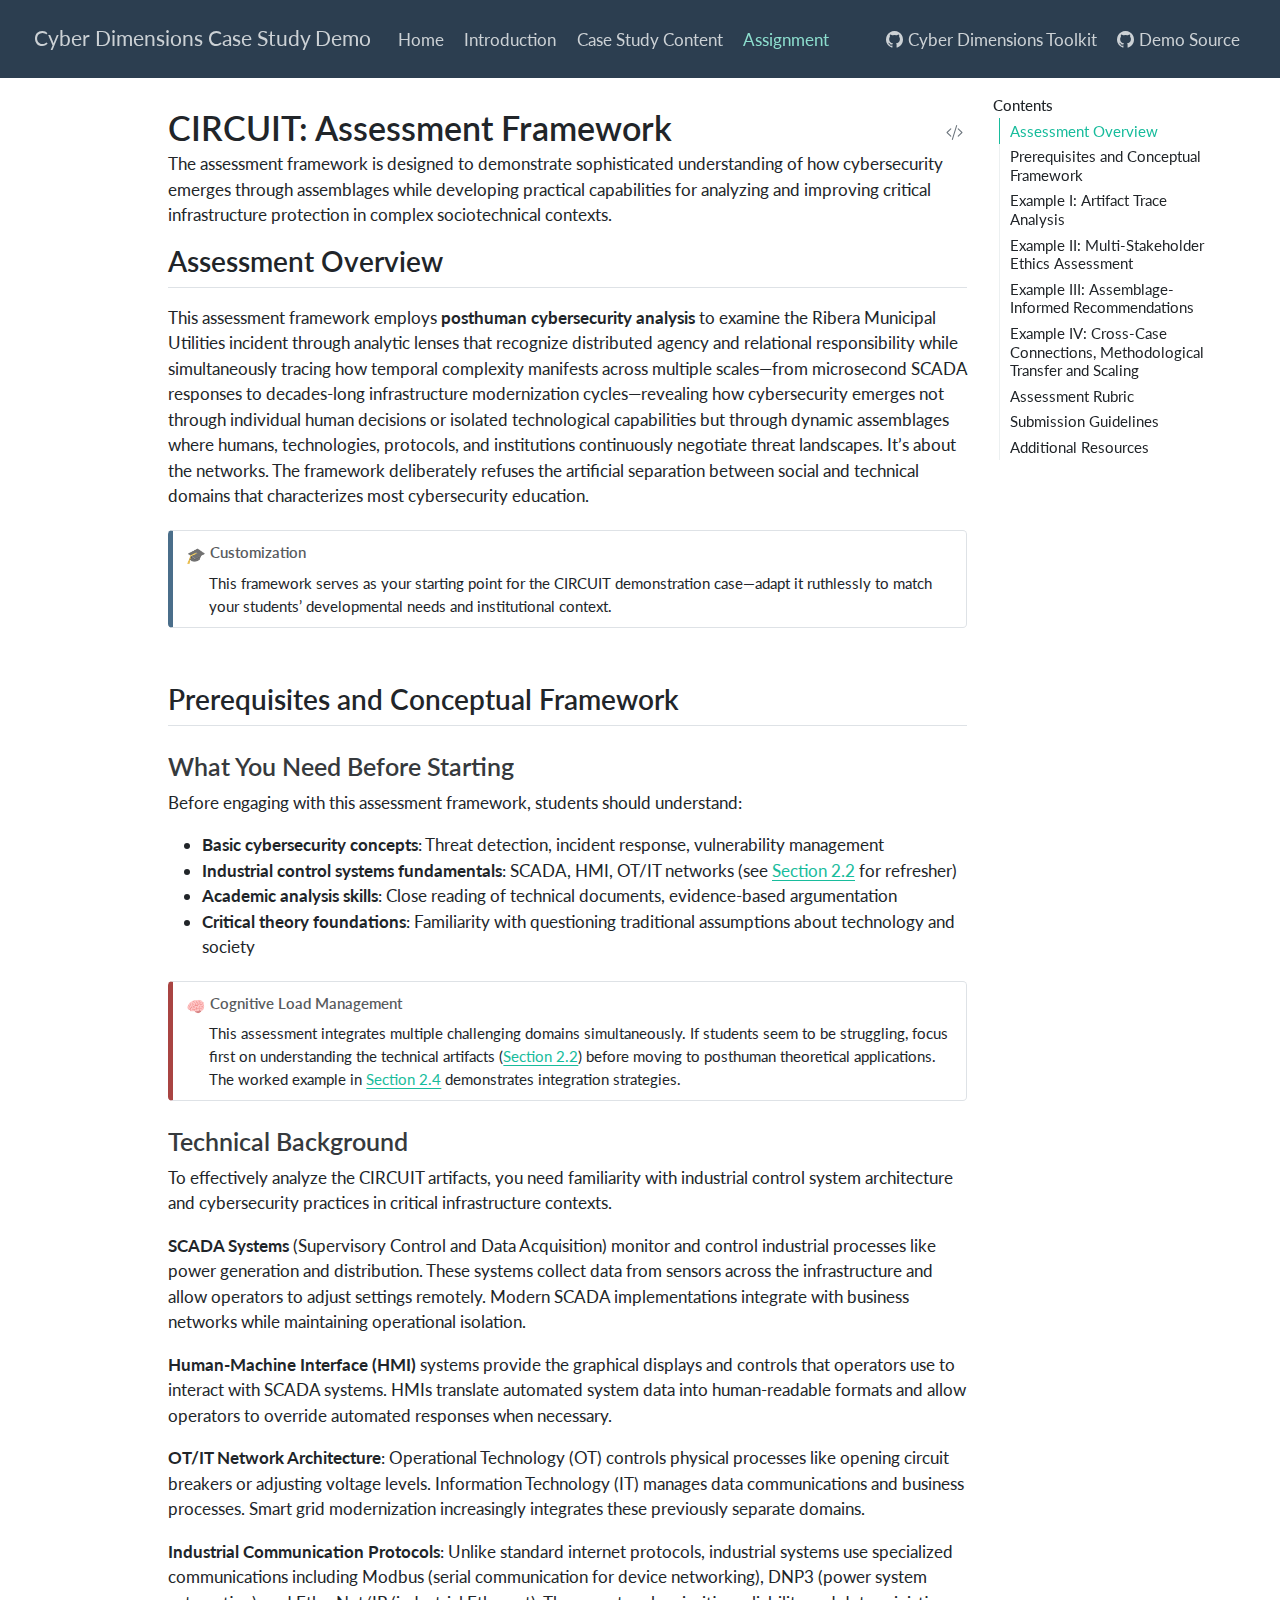
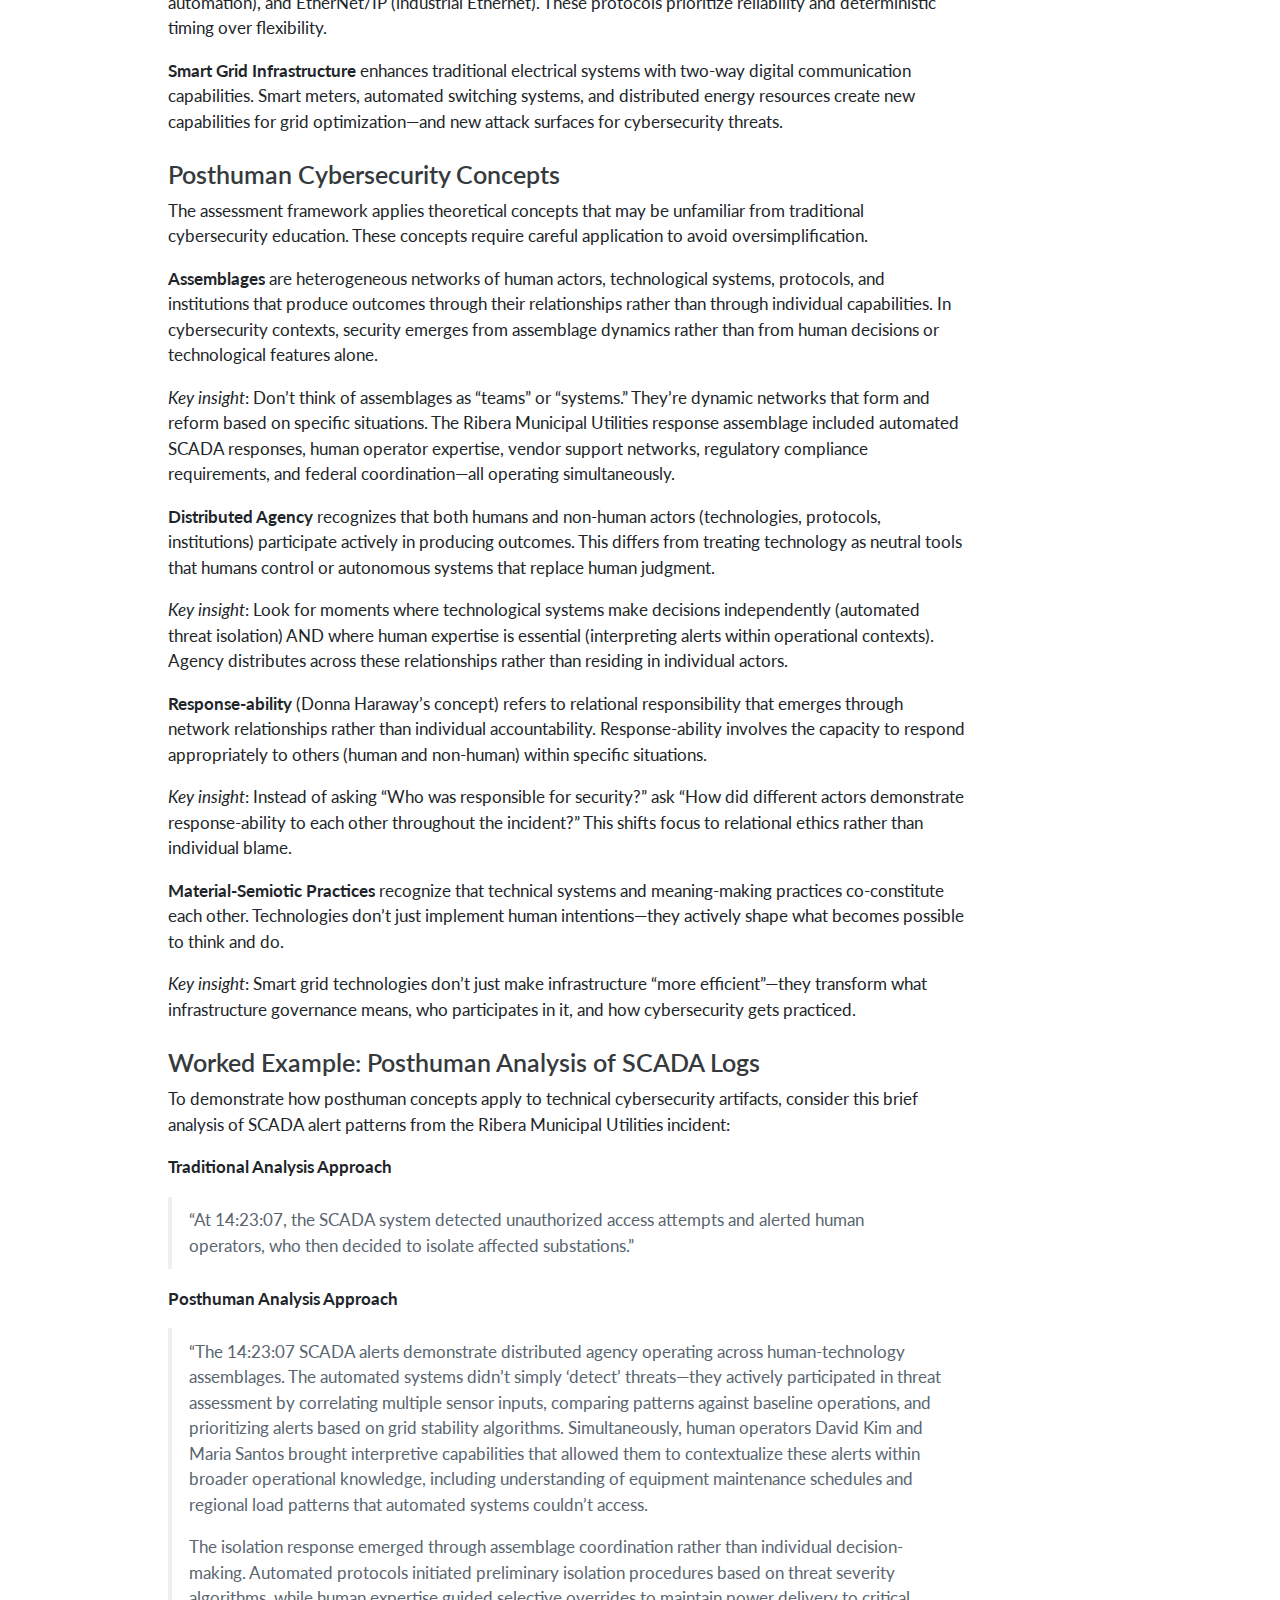
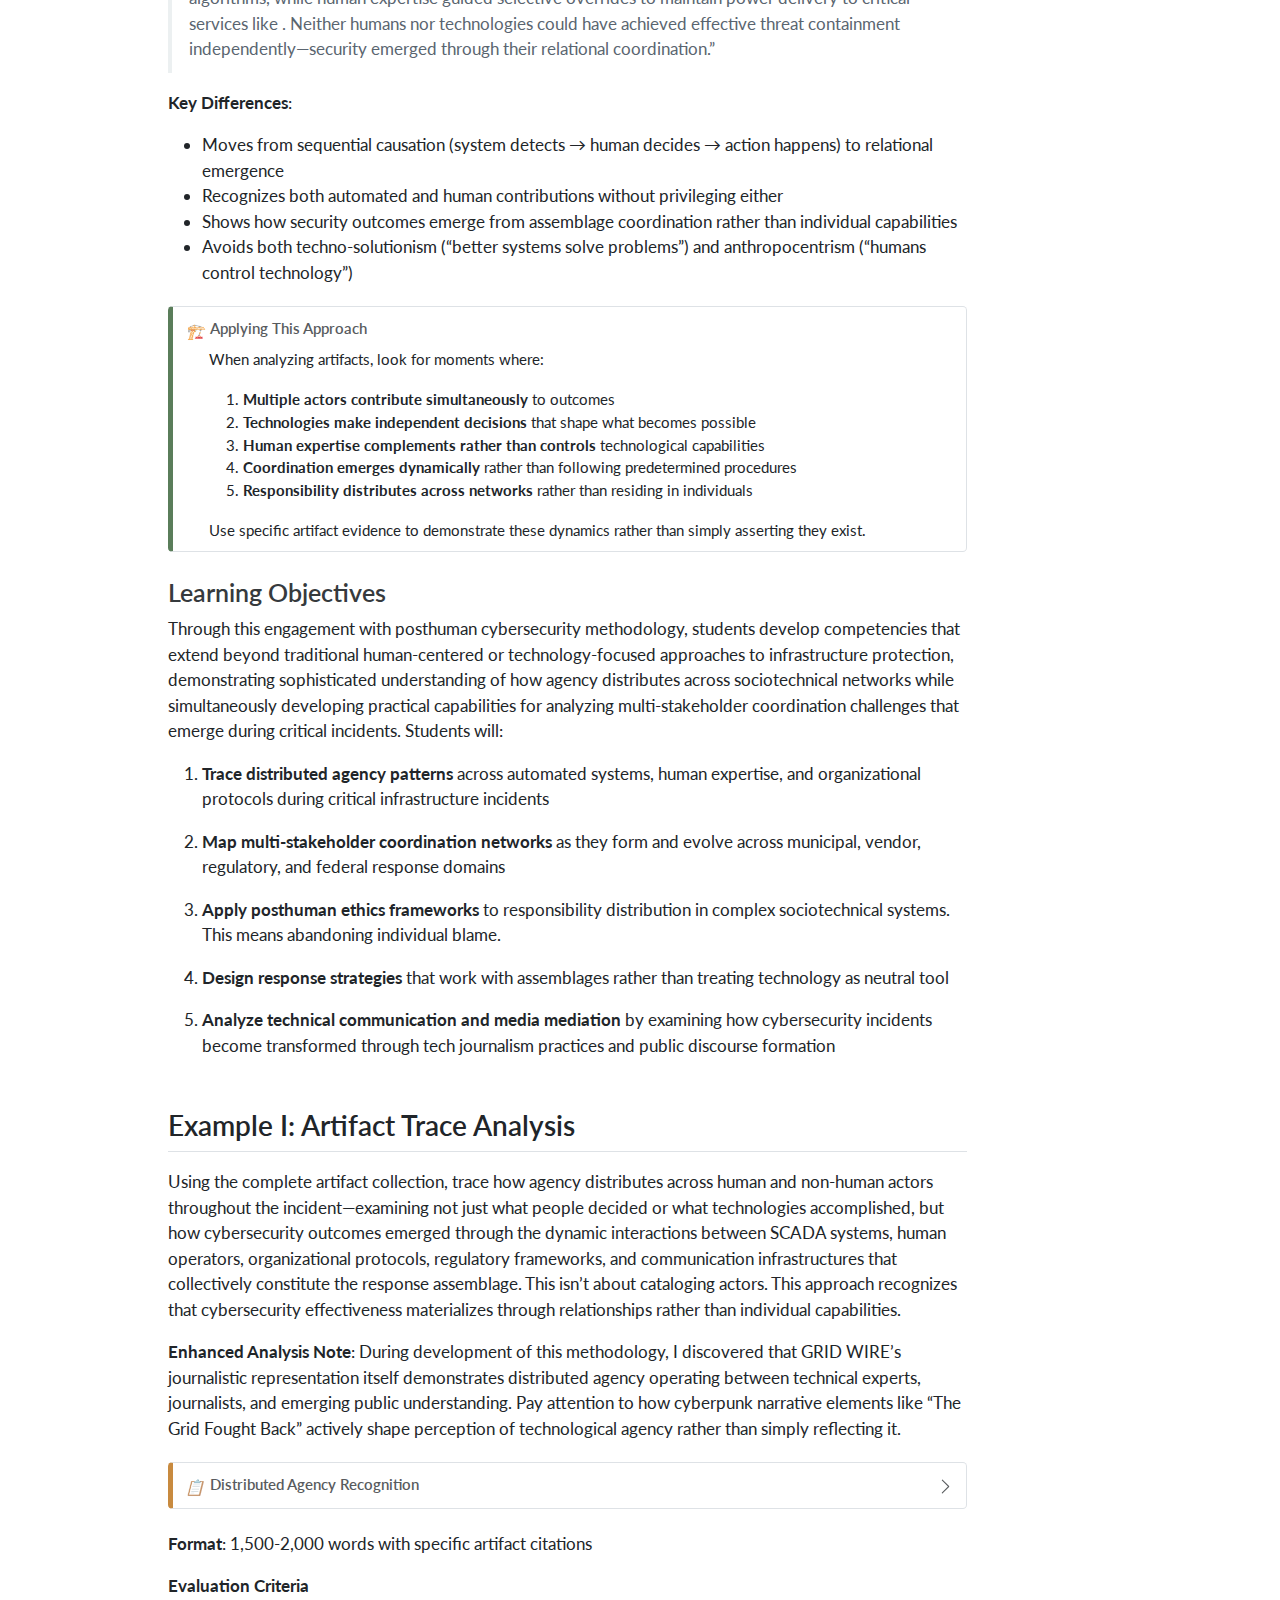
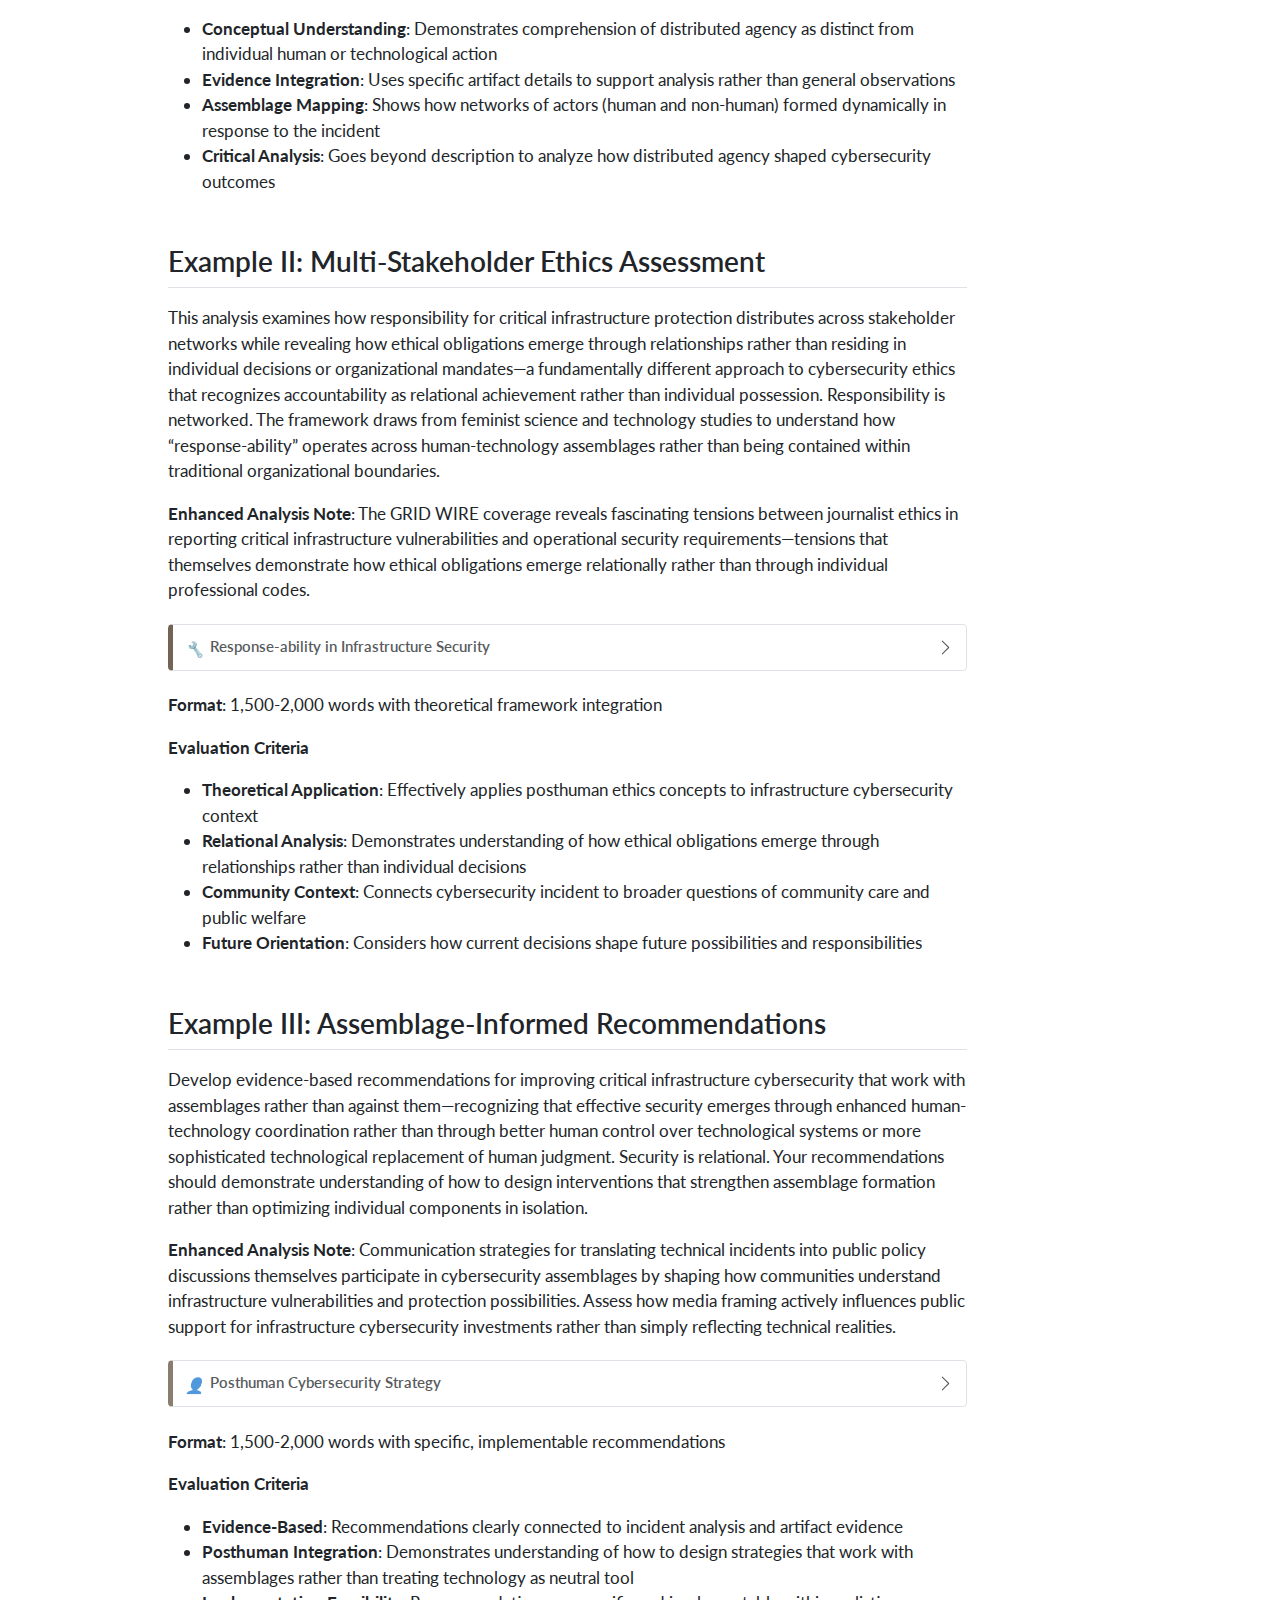
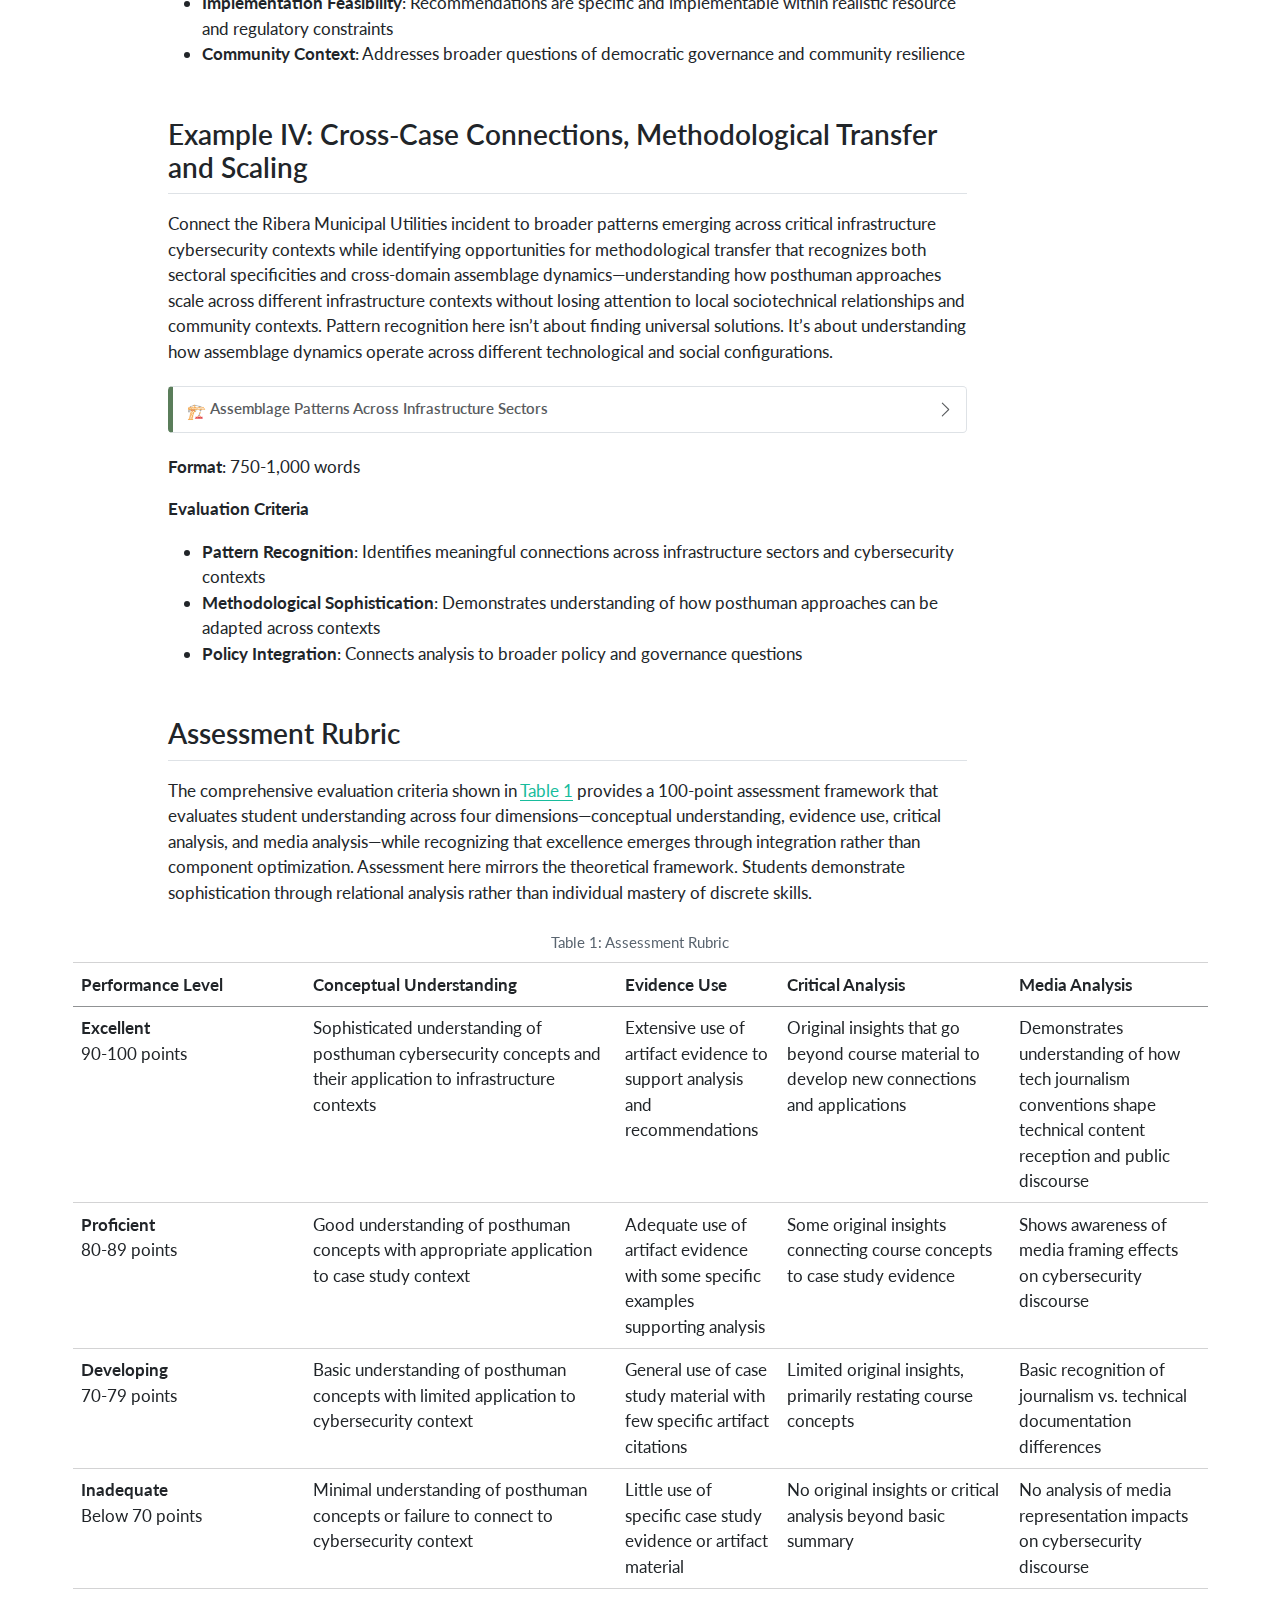
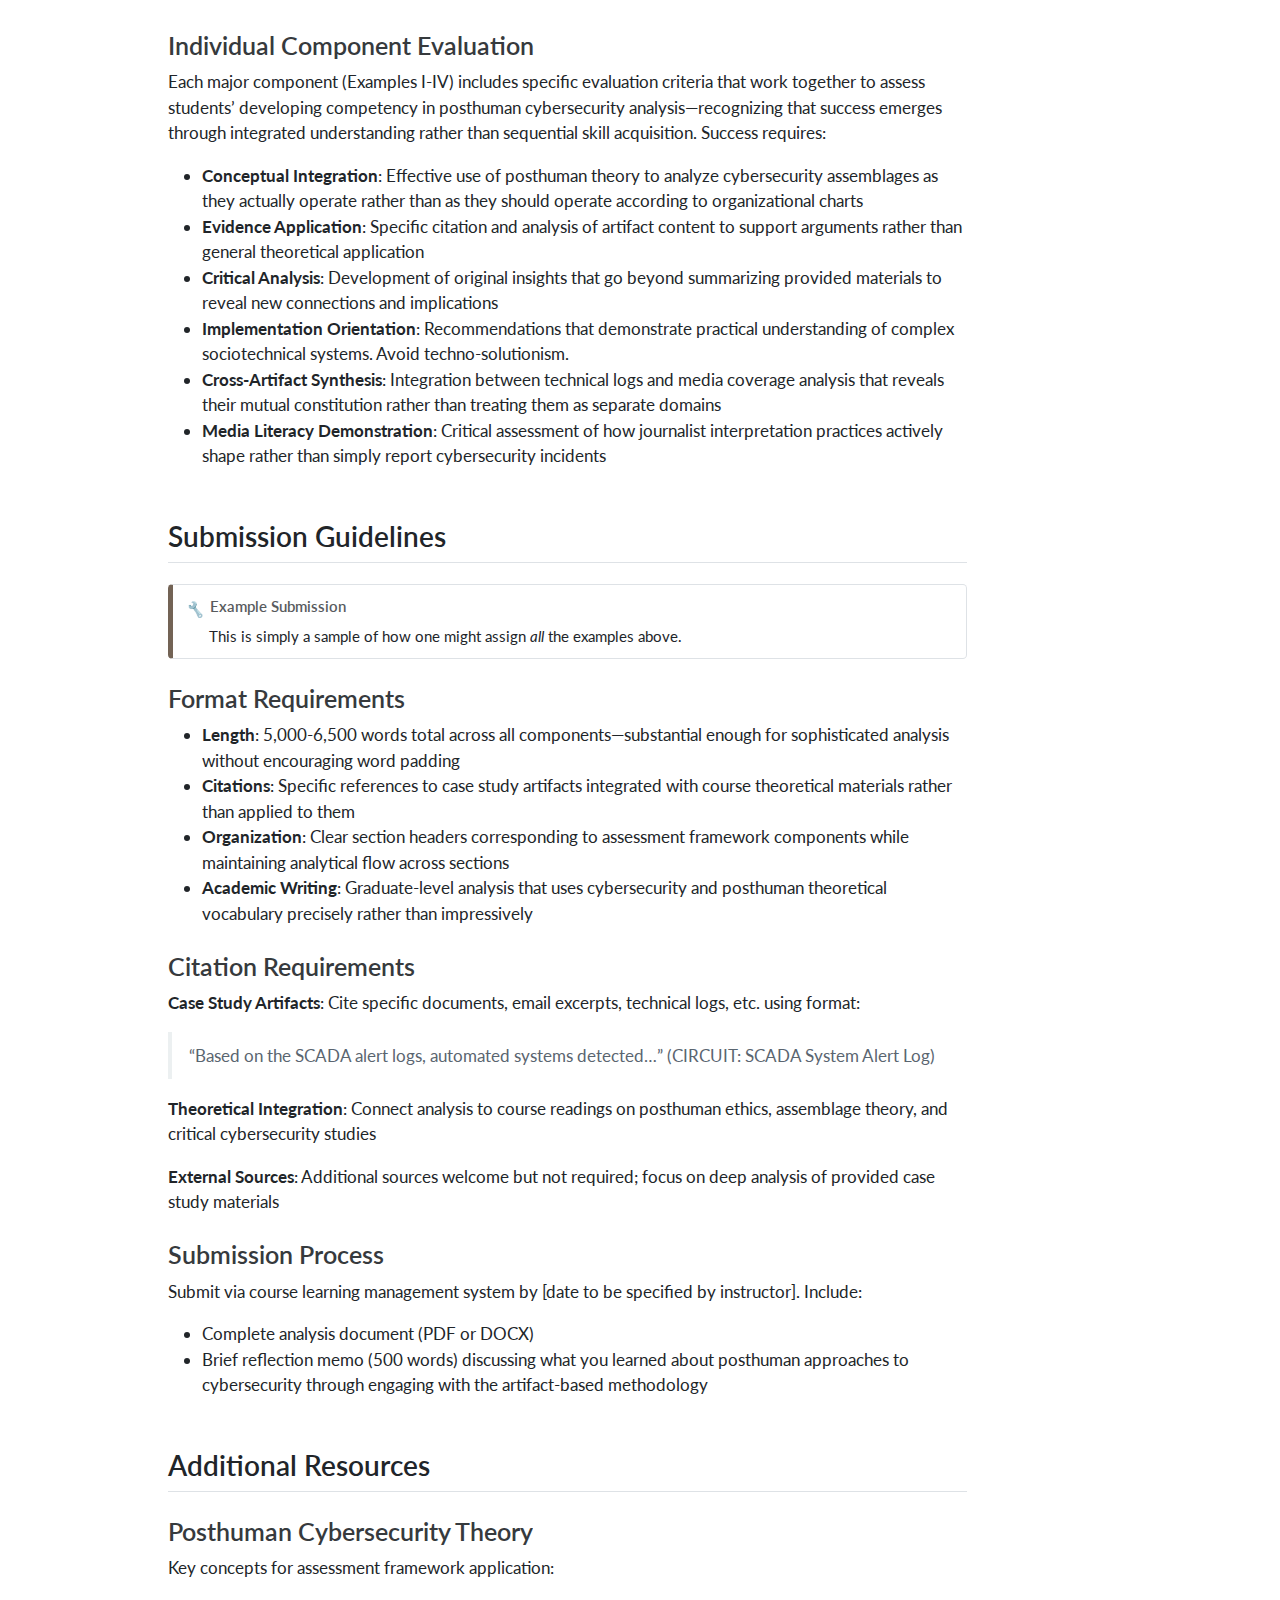
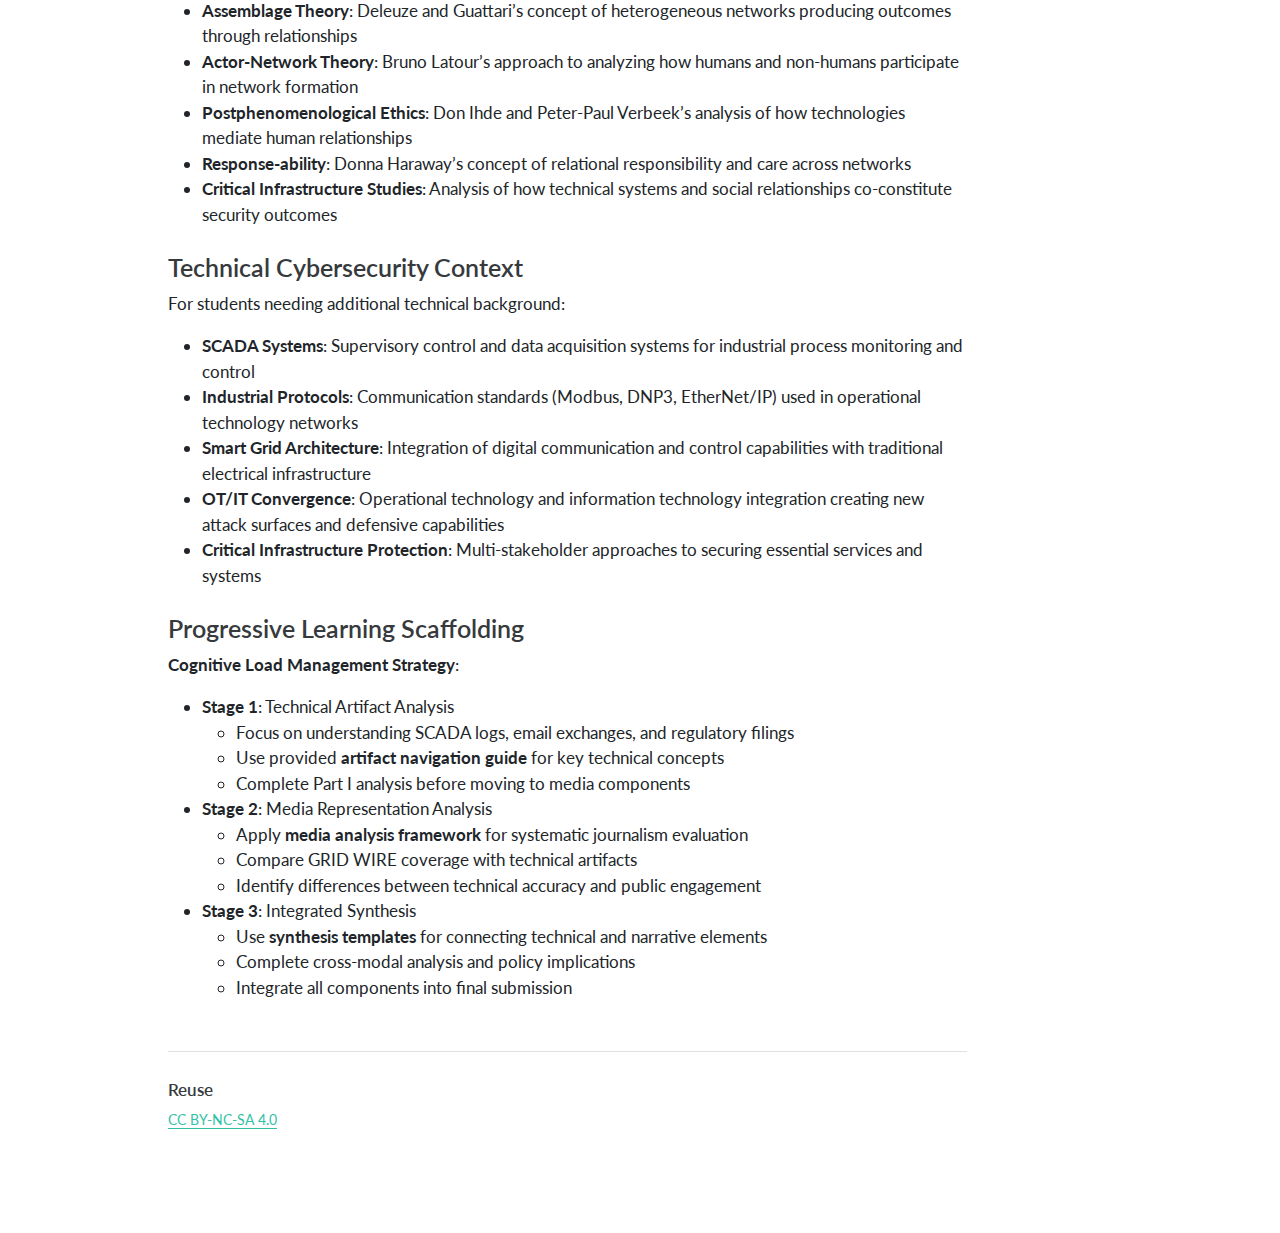
<file: docs/circuit-assignment.html>
<!DOCTYPE html>
<html xmlns="http://www.w3.org/1999/xhtml" lang="en" xml:lang="en"><head>

<meta charset="utf-8">
<meta name="generator" content="quarto-1.8.19">

<meta name="viewport" content="width=device-width, initial-scale=1.0, user-scalable=yes">

<meta name="description" content="The assessment framework is designed to demonstrate sophisticated understanding of how cybersecurity emerges through assemblages while developing practical capabilities for analyzing and improving critical infrastructure protection in complex sociotechnical contexts.">

<title>CIRCUIT: Assessment Framework – Cyber Dimensions Case Study Demo</title>
<style>
code{white-space: pre-wrap;}
span.smallcaps{font-variant: small-caps;}
div.columns{display: flex; gap: min(4vw, 1.5em);}
div.column{flex: auto; overflow-x: auto;}
div.hanging-indent{margin-left: 1.5em; text-indent: -1.5em;}
ul.task-list{list-style: none;}
ul.task-list li input[type="checkbox"] {
  width: 0.8em;
  margin: 0 0.8em 0.2em -1em; /* quarto-specific, see https://github.com/quarto-dev/quarto-cli/issues/4556 */ 
  vertical-align: middle;
}
/* CSS for syntax highlighting */
html { -webkit-text-size-adjust: 100%; }
pre > code.sourceCode { white-space: pre; position: relative; }
pre > code.sourceCode > span { display: inline-block; line-height: 1.25; }
pre > code.sourceCode > span:empty { height: 1.2em; }
.sourceCode { overflow: visible; }
code.sourceCode > span { color: inherit; text-decoration: inherit; }
div.sourceCode { margin: 1em 0; }
pre.sourceCode { margin: 0; }
@media screen {
div.sourceCode { overflow: auto; }
}
@media print {
pre > code.sourceCode { white-space: pre-wrap; }
pre > code.sourceCode > span { text-indent: -5em; padding-left: 5em; }
}
pre.numberSource code
  { counter-reset: source-line 0; }
pre.numberSource code > span
  { position: relative; left: -4em; counter-increment: source-line; }
pre.numberSource code > span > a:first-child::before
  { content: counter(source-line);
    position: relative; left: -1em; text-align: right; vertical-align: baseline;
    border: none; display: inline-block;
    -webkit-touch-callout: none; -webkit-user-select: none;
    -khtml-user-select: none; -moz-user-select: none;
    -ms-user-select: none; user-select: none;
    padding: 0 4px; width: 4em;
  }
pre.numberSource { margin-left: 3em;  padding-left: 4px; }
div.sourceCode
  {   }
@media screen {
pre > code.sourceCode > span > a:first-child::before { text-decoration: underline; }
}
</style>


<script src="site_libs/quarto-nav/quarto-nav.js"></script>
<script src="site_libs/quarto-nav/headroom.min.js"></script>
<script src="site_libs/clipboard/clipboard.min.js"></script>
<script src="site_libs/quarto-search/autocomplete.umd.js"></script>
<script src="site_libs/quarto-search/fuse.min.js"></script>
<script src="site_libs/quarto-search/quarto-search.js"></script>
<meta name="quarto:offset" content="./">
<script src="site_libs/quarto-html/quarto.js" type="module"></script>
<script src="site_libs/quarto-html/tabsets/tabsets.js" type="module"></script>
<script src="site_libs/quarto-html/axe/axe-check.js" type="module"></script>
<script src="site_libs/quarto-html/popper.min.js"></script>
<script src="site_libs/quarto-html/tippy.umd.min.js"></script>
<script src="site_libs/quarto-html/anchor.min.js"></script>
<link href="site_libs/quarto-html/tippy.css" rel="stylesheet">
<link href="site_libs/quarto-html/quarto-syntax-highlighting-46eeb4c476de49ef7df495821a6125d9.css" rel="stylesheet" id="quarto-text-highlighting-styles">
<script src="site_libs/bootstrap/bootstrap.min.js"></script>
<link href="site_libs/bootstrap/bootstrap-icons.css" rel="stylesheet">
<link href="site_libs/bootstrap/bootstrap-b989353551f6dac7ef77f7022ac690ef.min.css" rel="stylesheet" append-hash="true" id="quarto-bootstrap" data-mode="light">
<script id="quarto-search-options" type="application/json">{
  "location": "navbar",
  "copy-button": false,
  "collapse-after": 3,
  "panel-placement": "end",
  "type": "overlay",
  "limit": 50,
  "keyboard-shortcut": [
    "f",
    "/",
    "s"
  ],
  "show-item-context": false,
  "language": {
    "search-no-results-text": "No results",
    "search-matching-documents-text": "matching documents",
    "search-copy-link-title": "Copy link to search",
    "search-hide-matches-text": "Hide additional matches",
    "search-more-match-text": "more match in this document",
    "search-more-matches-text": "more matches in this document",
    "search-clear-button-title": "Clear",
    "search-text-placeholder": "",
    "search-detached-cancel-button-title": "Cancel",
    "search-submit-button-title": "Submit",
    "search-label": "Search"
  }
}</script>
<style>html{ scroll-behavior: smooth; }</style>
<style>
div.callout-learner-experience.callout {
  border-left-color: #8a7c6f;
}
div.callout-learner-experience.callout-style-default > .callout-header {
  background-color: rgba(138, 124, 111, 0.13);
}
div.callout-learner-experience .callout-toggle::before {  background-image: url('data:image/svg+xml,<svg xmlns="http://www.w3.org/2000/svg" width="16" height="16" fill="rgb(33, 37, 41)" class="bi bi-chevron-down" viewBox="0 0 16 16"><path fill-rule="evenodd" d="M1.646 4.646a.5.5 0 0 1 .708 0L8 10.293l5.646-5.647a.5.5 0 0 1 .708.708l-6 6a.5.5 0 0 1-.708 0l-6-6a.5.5 0 0 1 0-.708z"/></svg>');}
div.callout-learner-experience.callout-style-default .callout-icon::before, div.callout-learner-experience.callout-titled .callout-icon::before {
  content: '👤';
  background-image: none;
}
div.callout-cognitive-load-alert.callout {
  border-left-color: #a94442;
}
div.callout-cognitive-load-alert.callout-style-default > .callout-header {
  background-color: rgba(169, 68, 66, 0.13);
}
div.callout-cognitive-load-alert .callout-toggle::before {  background-image: url('data:image/svg+xml,<svg xmlns="http://www.w3.org/2000/svg" width="16" height="16" fill="rgb(33, 37, 41)" class="bi bi-chevron-down" viewBox="0 0 16 16"><path fill-rule="evenodd" d="M1.646 4.646a.5.5 0 0 1 .708 0L8 10.293l5.646-5.647a.5.5 0 0 1 .708.708l-6 6a.5.5 0 0 1-.708 0l-6-6a.5.5 0 0 1 0-.708z"/></svg>');}
div.callout-cognitive-load-alert.callout-style-default .callout-icon::before, div.callout-cognitive-load-alert.callout-titled .callout-icon::before {
  content: '🧠';
  background-image: none;
}
div.callout-evidence-base.callout {
  border-left-color: #4a6e8a;
}
div.callout-evidence-base.callout-style-default > .callout-header {
  background-color: rgba(74, 110, 138, 0.13);
}
div.callout-evidence-base .callout-toggle::before {  background-image: url('data:image/svg+xml,<svg xmlns="http://www.w3.org/2000/svg" width="16" height="16" fill="rgb(33, 37, 41)" class="bi bi-chevron-down" viewBox="0 0 16 16"><path fill-rule="evenodd" d="M1.646 4.646a.5.5 0 0 1 .708 0L8 10.293l5.646-5.647a.5.5 0 0 1 .708.708l-6 6a.5.5 0 0 1-.708 0l-6-6a.5.5 0 0 1 0-.708z"/></svg>');}
div.callout-evidence-base.callout-style-default .callout-icon::before, div.callout-evidence-base.callout-titled .callout-icon::before {
  content: '📊';
  background-image: none;
}
div.callout-assessment-strategy.callout {
  border-left-color: #c88a3f;
}
div.callout-assessment-strategy.callout-style-default > .callout-header {
  background-color: rgba(200, 138, 63, 0.13);
}
div.callout-assessment-strategy .callout-toggle::before {  background-image: url('data:image/svg+xml,<svg xmlns="http://www.w3.org/2000/svg" width="16" height="16" fill="rgb(33, 37, 41)" class="bi bi-chevron-down" viewBox="0 0 16 16"><path fill-rule="evenodd" d="M1.646 4.646a.5.5 0 0 1 .708 0L8 10.293l5.646-5.647a.5.5 0 0 1 .708.708l-6 6a.5.5 0 0 1-.708 0l-6-6a.5.5 0 0 1 0-.708z"/></svg>');}
div.callout-assessment-strategy.callout-style-default .callout-icon::before, div.callout-assessment-strategy.callout-titled .callout-icon::before {
  content: '📋';
  background-image: none;
}
div.callout-scaffolding-tip.callout {
  border-left-color: #5a7d5a;
}
div.callout-scaffolding-tip.callout-style-default > .callout-header {
  background-color: rgba(90, 125, 90, 0.13);
}
div.callout-scaffolding-tip .callout-toggle::before {  background-image: url('data:image/svg+xml,<svg xmlns="http://www.w3.org/2000/svg" width="16" height="16" fill="rgb(33, 37, 41)" class="bi bi-chevron-down" viewBox="0 0 16 16"><path fill-rule="evenodd" d="M1.646 4.646a.5.5 0 0 1 .708 0L8 10.293l5.646-5.647a.5.5 0 0 1 .708.708l-6 6a.5.5 0 0 1-.708 0l-6-6a.5.5 0 0 1 0-.708z"/></svg>');}
div.callout-scaffolding-tip.callout-style-default .callout-icon::before, div.callout-scaffolding-tip.callout-titled .callout-icon::before {
  content: '🏗️';
  background-image: none;
}
div.callout-pedagogical-consideration.callout {
  border-left-color: #4a6e8a;
}
div.callout-pedagogical-consideration.callout-style-default > .callout-header {
  background-color: rgba(74, 110, 138, 0.13);
}
div.callout-pedagogical-consideration .callout-toggle::before {  background-image: url('data:image/svg+xml,<svg xmlns="http://www.w3.org/2000/svg" width="16" height="16" fill="rgb(33, 37, 41)" class="bi bi-chevron-down" viewBox="0 0 16 16"><path fill-rule="evenodd" d="M1.646 4.646a.5.5 0 0 1 .708 0L8 10.293l5.646-5.647a.5.5 0 0 1 .708.708l-6 6a.5.5 0 0 1-.708 0l-6-6a.5.5 0 0 1 0-.708z"/></svg>');}
div.callout-pedagogical-consideration.callout-style-default .callout-icon::before, div.callout-pedagogical-consideration.callout-titled .callout-icon::before {
  content: '🎓';
  background-image: none;
}
div.callout-theoretical-foundation.callout {
  border-left-color: #594a3d;
}
div.callout-theoretical-foundation.callout-style-default > .callout-header {
  background-color: rgba(89, 74, 61, 0.13);
}
div.callout-theoretical-foundation .callout-toggle::before {  background-image: url('data:image/svg+xml,<svg xmlns="http://www.w3.org/2000/svg" width="16" height="16" fill="rgb(33, 37, 41)" class="bi bi-chevron-down" viewBox="0 0 16 16"><path fill-rule="evenodd" d="M1.646 4.646a.5.5 0 0 1 .708 0L8 10.293l5.646-5.647a.5.5 0 0 1 .708.708l-6 6a.5.5 0 0 1-.708 0l-6-6a.5.5 0 0 1 0-.708z"/></svg>');}
div.callout-theoretical-foundation.callout-style-default .callout-icon::before, div.callout-theoretical-foundation.callout-titled .callout-icon::before {
  content: '🏛️';
  background-image: none;
}
div.callout-implementation-guidance.callout {
  border-left-color: #736355;
}
div.callout-implementation-guidance.callout-style-default > .callout-header {
  background-color: rgba(115, 99, 85, 0.13);
}
div.callout-implementation-guidance .callout-toggle::before {  background-image: url('data:image/svg+xml,<svg xmlns="http://www.w3.org/2000/svg" width="16" height="16" fill="rgb(33, 37, 41)" class="bi bi-chevron-down" viewBox="0 0 16 16"><path fill-rule="evenodd" d="M1.646 4.646a.5.5 0 0 1 .708 0L8 10.293l5.646-5.647a.5.5 0 0 1 .708.708l-6 6a.5.5 0 0 1-.708 0l-6-6a.5.5 0 0 1 0-.708z"/></svg>');}
div.callout-implementation-guidance.callout-style-default .callout-icon::before, div.callout-implementation-guidance.callout-titled .callout-icon::before {
  content: '🔧';
  background-image: none;
}
</style>


</head>

<body class="nav-fixed quarto-light">

<div id="quarto-search-results"></div>
  <header id="quarto-header" class="headroom fixed-top">
    <nav class="navbar navbar-expand-lg " data-bs-theme="dark">
      <div class="navbar-container container-fluid">
      <div class="navbar-brand-container mx-auto">
    <a href="./index.html" class="navbar-brand navbar-brand-logo">
    </a>
    <a class="navbar-brand" href="./index.html">
    <span class="navbar-title">Cyber Dimensions Case Study Demo</span>
    </a>
  </div>
          <button class="navbar-toggler" type="button" data-bs-toggle="collapse" data-bs-target="#navbarCollapse" aria-controls="navbarCollapse" role="menu" aria-expanded="false" aria-label="Toggle navigation" onclick="if (window.quartoToggleHeadroom) { window.quartoToggleHeadroom(); }">
  <span class="navbar-toggler-icon"></span>
</button>
          <div class="collapse navbar-collapse" id="navbarCollapse">
            <ul class="navbar-nav navbar-nav-scroll me-auto">
  <li class="nav-item">
    <a class="nav-link" href="./index.html"> 
<span class="menu-text">Home</span></a>
  </li>  
  <li class="nav-item">
    <a class="nav-link" href="./circuit-intro.html"> 
<span class="menu-text">Introduction</span></a>
  </li>  
  <li class="nav-item">
    <a class="nav-link" href="./circuit-content.html"> 
<span class="menu-text">Case Study Content</span></a>
  </li>  
  <li class="nav-item">
    <a class="nav-link active" href="./circuit-assignment.html" aria-current="page"> 
<span class="menu-text">Assignment</span></a>
  </li>  
</ul>
            <ul class="navbar-nav navbar-nav-scroll ms-auto">
  <li class="nav-item">
    <a class="nav-link" href="https://github.com/ryanstraight/cyber-dimensions-oer"> <i class="bi bi-github" role="img">
</i> 
<span class="menu-text">Cyber Dimensions Toolkit</span></a>
  </li>  
  <li class="nav-item">
    <a class="nav-link" href="https://github.com/ryanstraight/cyber-dimensions-demo"> <i class="bi bi-github" role="img">
</i> 
<span class="menu-text">Demo Source</span></a>
  </li>  
</ul>
          </div> <!-- /navcollapse -->
            <div class="quarto-navbar-tools">
</div>
      </div> <!-- /container-fluid -->
    </nav>
</header>
<!-- content -->
<div id="quarto-content" class="quarto-container page-columns page-rows-contents page-layout-article page-navbar">
<!-- sidebar -->
<!-- margin-sidebar -->
    <div id="quarto-margin-sidebar" class="sidebar margin-sidebar">
        <nav id="TOC" role="doc-toc" class="toc-active">
    <h2 id="toc-title">Contents</h2>
   
  <ul>
  <li><a href="#sec-assessment-overview" id="toc-sec-assessment-overview" class="nav-link active" data-scroll-target="#sec-assessment-overview">Assessment Overview</a></li>
  <li><a href="#sec-prerequisites" id="toc-sec-prerequisites" class="nav-link" data-scroll-target="#sec-prerequisites">Prerequisites and Conceptual Framework</a>
  <ul class="collapse">
  <li><a href="#sec-prereq-check" id="toc-sec-prereq-check" class="nav-link" data-scroll-target="#sec-prereq-check">What You Need Before Starting</a></li>
  <li><a href="#sec-technical-background" id="toc-sec-technical-background" class="nav-link" data-scroll-target="#sec-technical-background">Technical Background</a></li>
  <li><a href="#sec-posthuman-concepts" id="toc-sec-posthuman-concepts" class="nav-link" data-scroll-target="#sec-posthuman-concepts">Posthuman Cybersecurity Concepts</a></li>
  <li><a href="#sec-worked-example" id="toc-sec-worked-example" class="nav-link" data-scroll-target="#sec-worked-example">Worked Example: Posthuman Analysis of SCADA Logs</a></li>
  <li><a href="#sec-learning-objectives" id="toc-sec-learning-objectives" class="nav-link" data-scroll-target="#sec-learning-objectives">Learning Objectives</a></li>
  </ul></li>
  <li><a href="#sec-distributed-agency" id="toc-sec-distributed-agency" class="nav-link" data-scroll-target="#sec-distributed-agency">Example I: Artifact Trace Analysis</a></li>
  <li><a href="#sec-ethics-assessment" id="toc-sec-ethics-assessment" class="nav-link" data-scroll-target="#sec-ethics-assessment">Example II: Multi-Stakeholder Ethics Assessment</a></li>
  <li><a href="#sec-response-strategy" id="toc-sec-response-strategy" class="nav-link" data-scroll-target="#sec-response-strategy">Example III: Assemblage-Informed Recommendations</a></li>
  <li><a href="#sec-cross-case-connections" id="toc-sec-cross-case-connections" class="nav-link" data-scroll-target="#sec-cross-case-connections">Example IV: Cross-Case Connections, Methodological Transfer and Scaling</a></li>
  <li><a href="#sec-assessment-rubric" id="toc-sec-assessment-rubric" class="nav-link" data-scroll-target="#sec-assessment-rubric">Assessment Rubric</a>
  <ul class="collapse">
  <li><a href="#sec-component-evaluation" id="toc-sec-component-evaluation" class="nav-link" data-scroll-target="#sec-component-evaluation">Individual Component Evaluation</a></li>
  </ul></li>
  <li><a href="#sec-submission-guidelines" id="toc-sec-submission-guidelines" class="nav-link" data-scroll-target="#sec-submission-guidelines">Submission Guidelines</a>
  <ul class="collapse">
  <li><a href="#sec-format-requirements" id="toc-sec-format-requirements" class="nav-link" data-scroll-target="#sec-format-requirements">Format Requirements</a></li>
  <li><a href="#sec-citation-requirements" id="toc-sec-citation-requirements" class="nav-link" data-scroll-target="#sec-citation-requirements">Citation Requirements</a></li>
  <li><a href="#sec-submission-process" id="toc-sec-submission-process" class="nav-link" data-scroll-target="#sec-submission-process">Submission Process</a></li>
  </ul></li>
  <li><a href="#sec-additional-resources" id="toc-sec-additional-resources" class="nav-link" data-scroll-target="#sec-additional-resources">Additional Resources</a>
  <ul class="collapse">
  <li><a href="#sec-posthuman-theory" id="toc-sec-posthuman-theory" class="nav-link" data-scroll-target="#sec-posthuman-theory">Posthuman Cybersecurity Theory</a></li>
  <li><a href="#sec-technical-context" id="toc-sec-technical-context" class="nav-link" data-scroll-target="#sec-technical-context">Technical Cybersecurity Context</a></li>
  <li><a href="#sec-progressive-scaffolding" id="toc-sec-progressive-scaffolding" class="nav-link" data-scroll-target="#sec-progressive-scaffolding">Progressive Learning Scaffolding</a></li>
  </ul></li>
  </ul>
</nav>
    </div>
<!-- main -->
<main class="content page-columns page-full" id="quarto-document-content">

<header id="title-block-header" class="quarto-title-block default">
<div class="quarto-title">
<div class="quarto-title-block"><div><h1 class="title">CIRCUIT: Assessment Framework</h1><button type="button" class="btn code-tools-button" id="quarto-code-tools-source"><i class="bi"></i></button></div></div>
</div>

<div>
  <div class="description">
    The assessment framework is designed to demonstrate sophisticated understanding of how cybersecurity emerges through assemblages while developing practical capabilities for analyzing and improving critical infrastructure protection in complex sociotechnical contexts.
  </div>
</div>


<div class="quarto-title-meta">

    
  
    
  </div>
  


</header>


<section id="sec-assessment-overview" class="level2">
<h2 class="anchored" data-anchor-id="sec-assessment-overview">Assessment Overview</h2>
<p>This assessment framework employs <strong>posthuman cybersecurity analysis</strong> to examine the Ribera Municipal Utilities incident through analytic lenses that recognize distributed agency and relational responsibility while simultaneously tracing how temporal complexity manifests across multiple scales—from microsecond SCADA responses to decades-long infrastructure modernization cycles—revealing how cybersecurity emerges not through individual human decisions or isolated technological capabilities but through dynamic assemblages where humans, technologies, protocols, and institutions continuously negotiate threat landscapes. It’s about the networks. The framework deliberately refuses the artificial separation between social and technical domains that characterizes most cybersecurity education.</p>
<div class="callout callout-style-simple callout-pedagogical-consideration callout-titled">
<div class="callout-header d-flex align-content-center">
<div class="callout-icon-container">
<i class="callout-icon"></i>
</div>
<div class="callout-title-container flex-fill">
<span class="screen-reader-only">Pedagogical-consideration</span>Customization
</div>
</div>
<div class="callout-body-container callout-body">
<p>This framework serves as your starting point for the CIRCUIT demonstration case—adapt it ruthlessly to match your students’ developmental needs and institutional context.</p>
</div>
</div>
</section>
<section id="sec-prerequisites" class="level2">
<h2 class="anchored" data-anchor-id="sec-prerequisites">Prerequisites and Conceptual Framework</h2>
<section id="sec-prereq-check" class="level3">
<h3 class="anchored" data-anchor-id="sec-prereq-check">What You Need Before Starting</h3>
<p>Before engaging with this assessment framework, students should understand:</p>
<ul>
<li><strong>Basic cybersecurity concepts</strong>: Threat detection, incident response, vulnerability management</li>
<li><strong>Industrial control systems fundamentals</strong>: SCADA, HMI, OT/IT networks (see <a href="#sec-technical-background" class="quarto-xref">Section&nbsp;2.2</a> for refresher)</li>
<li><strong>Academic analysis skills</strong>: Close reading of technical documents, evidence-based argumentation</li>
<li><strong>Critical theory foundations</strong>: Familiarity with questioning traditional assumptions about technology and society</li>
</ul>
<div class="callout callout-style-simple callout-cognitive-load-alert callout-titled">
<div class="callout-header d-flex align-content-center">
<div class="callout-icon-container">
<i class="callout-icon"></i>
</div>
<div class="callout-title-container flex-fill">
<span class="screen-reader-only">Cognitive-load-alert</span>Cognitive Load Management
</div>
</div>
<div class="callout-body-container callout-body">
<p>This assessment integrates multiple challenging domains simultaneously. If students seem to be struggling, focus first on understanding the technical artifacts (<a href="#sec-technical-background" class="quarto-xref">Section&nbsp;2.2</a>) before moving to posthuman theoretical applications. The worked example in <a href="#sec-worked-example" class="quarto-xref">Section&nbsp;2.4</a> demonstrates integration strategies.</p>
</div>
</div>
</section>
<section id="sec-technical-background" class="level3">
<h3 class="anchored" data-anchor-id="sec-technical-background">Technical Background</h3>
<p>To effectively analyze the CIRCUIT artifacts, you need familiarity with industrial control system architecture and cybersecurity practices in critical infrastructure contexts.</p>
<p><strong>SCADA Systems</strong> (Supervisory Control and Data Acquisition) monitor and control industrial processes like power generation and distribution. These systems collect data from sensors across the infrastructure and allow operators to adjust settings remotely. Modern SCADA implementations integrate with business networks while maintaining operational isolation.</p>
<p><strong>Human-Machine Interface (HMI)</strong> systems provide the graphical displays and controls that operators use to interact with SCADA systems. HMIs translate automated system data into human-readable formats and allow operators to override automated responses when necessary.</p>
<p><strong>OT/IT Network Architecture</strong>: Operational Technology (OT) controls physical processes like opening circuit breakers or adjusting voltage levels. Information Technology (IT) manages data communications and business processes. Smart grid modernization increasingly integrates these previously separate domains.</p>
<p><strong>Industrial Communication Protocols</strong>: Unlike standard internet protocols, industrial systems use specialized communications including Modbus (serial communication for device networking), DNP3 (power system automation), and EtherNet/IP (industrial Ethernet). These protocols prioritize reliability and deterministic timing over flexibility.</p>
<p><strong>Smart Grid Infrastructure</strong> enhances traditional electrical systems with two-way digital communication capabilities. Smart meters, automated switching systems, and distributed energy resources create new capabilities for grid optimization—and new attack surfaces for cybersecurity threats.</p>
</section>
<section id="sec-posthuman-concepts" class="level3">
<h3 class="anchored" data-anchor-id="sec-posthuman-concepts">Posthuman Cybersecurity Concepts</h3>
<p>The assessment framework applies theoretical concepts that may be unfamiliar from traditional cybersecurity education. These concepts require careful application to avoid oversimplification.</p>
<p><strong>Assemblages</strong> are heterogeneous networks of human actors, technological systems, protocols, and institutions that produce outcomes through their relationships rather than through individual capabilities. In cybersecurity contexts, security emerges from assemblage dynamics rather than from human decisions or technological features alone.</p>
<p><em>Key insight</em>: Don’t think of assemblages as “teams” or “systems.” They’re dynamic networks that form and reform based on specific situations. The Ribera Municipal Utilities response assemblage included automated SCADA responses, human operator expertise, vendor support networks, regulatory compliance requirements, and federal coordination—all operating simultaneously.</p>
<p><strong>Distributed Agency</strong> recognizes that both humans and non-human actors (technologies, protocols, institutions) participate actively in producing outcomes. This differs from treating technology as neutral tools that humans control or autonomous systems that replace human judgment.</p>
<p><em>Key insight</em>: Look for moments where technological systems make decisions independently (automated threat isolation) AND where human expertise is essential (interpreting alerts within operational contexts). Agency distributes across these relationships rather than residing in individual actors.</p>
<p><strong>Response-ability</strong> (Donna Haraway’s concept) refers to relational responsibility that emerges through network relationships rather than individual accountability. Response-ability involves the capacity to respond appropriately to others (human and non-human) within specific situations.</p>
<p><em>Key insight</em>: Instead of asking “Who was responsible for security?” ask “How did different actors demonstrate response-ability to each other throughout the incident?” This shifts focus to relational ethics rather than individual blame.</p>
<p><strong>Material-Semiotic Practices</strong> recognize that technical systems and meaning-making practices co-constitute each other. Technologies don’t just implement human intentions—they actively shape what becomes possible to think and do.</p>
<p><em>Key insight</em>: Smart grid technologies don’t just make infrastructure “more efficient”—they transform what infrastructure governance means, who participates in it, and how cybersecurity gets practiced.</p>
</section>
<section id="sec-worked-example" class="level3">
<h3 class="anchored" data-anchor-id="sec-worked-example">Worked Example: Posthuman Analysis of SCADA Logs</h3>
<p>To demonstrate how posthuman concepts apply to technical cybersecurity artifacts, consider this brief analysis of SCADA alert patterns from the Ribera Municipal Utilities incident:</p>
<p><strong>Traditional Analysis Approach</strong></p>
<blockquote class="blockquote">
<p>“At 14:23:07, the SCADA system detected unauthorized access attempts and alerted human operators, who then decided to isolate affected substations.”</p>
</blockquote>
<p><strong>Posthuman Analysis Approach</strong></p>
<blockquote class="blockquote">
<p>“The 14:23:07 SCADA alerts demonstrate distributed agency operating across human-technology assemblages. The automated systems didn’t simply ‘detect’ threats—they actively participated in threat assessment by correlating multiple sensor inputs, comparing patterns against baseline operations, and prioritizing alerts based on grid stability algorithms. Simultaneously, human operators David Kim and Maria Santos brought interpretive capabilities that allowed them to contextualize these alerts within broader operational knowledge, including understanding of equipment maintenance schedules and regional load patterns that automated systems couldn’t access.</p>
<p>The isolation response emerged through assemblage coordination rather than individual decision-making. Automated protocols initiated preliminary isolation procedures based on threat severity algorithms, while human expertise guided selective overrides to maintain power delivery to critical services like . Neither humans nor technologies could have achieved effective threat containment independently—security emerged through their relational coordination.”</p>
</blockquote>
<p><strong>Key Differences</strong>:</p>
<ul>
<li>Moves from sequential causation (system detects → human decides → action happens) to relational emergence</li>
<li>Recognizes both automated and human contributions without privileging either</li>
<li>Shows how security outcomes emerge from assemblage coordination rather than individual capabilities</li>
<li>Avoids both techno-solutionism (“better systems solve problems”) and anthropocentrism (“humans control technology”)</li>
</ul>
<div class="callout callout-style-simple callout-scaffolding-tip callout-titled">
<div class="callout-header d-flex align-content-center">
<div class="callout-icon-container">
<i class="callout-icon"></i>
</div>
<div class="callout-title-container flex-fill">
<span class="screen-reader-only">Scaffolding-tip</span>Applying This Approach
</div>
</div>
<div class="callout-body-container callout-body">
<p>When analyzing artifacts, look for moments where:</p>
<ol type="1">
<li><strong>Multiple actors contribute simultaneously</strong> to outcomes</li>
<li><strong>Technologies make independent decisions</strong> that shape what becomes possible</li>
<li><strong>Human expertise complements rather than controls</strong> technological capabilities<br>
</li>
<li><strong>Coordination emerges dynamically</strong> rather than following predetermined procedures</li>
<li><strong>Responsibility distributes across networks</strong> rather than residing in individuals</li>
</ol>
<p>Use specific artifact evidence to demonstrate these dynamics rather than simply asserting they exist.</p>
</div>
</div>
</section>
<section id="sec-learning-objectives" class="level3">
<h3 class="anchored" data-anchor-id="sec-learning-objectives">Learning Objectives</h3>
<p>Through this engagement with posthuman cybersecurity methodology, students develop competencies that extend beyond traditional human-centered or technology-focused approaches to infrastructure protection, demonstrating sophisticated understanding of how agency distributes across sociotechnical networks while simultaneously developing practical capabilities for analyzing multi-stakeholder coordination challenges that emerge during critical incidents. Students will:</p>
<ol type="1">
<li><p><strong>Trace distributed agency patterns</strong> across automated systems, human expertise, and organizational protocols during critical infrastructure incidents</p></li>
<li><p><strong>Map multi-stakeholder coordination networks</strong> as they form and evolve across municipal, vendor, regulatory, and federal response domains</p></li>
<li><p><strong>Apply posthuman ethics frameworks</strong> to responsibility distribution in complex sociotechnical systems. This means abandoning individual blame.</p></li>
<li><p><strong>Design response strategies</strong> that work with assemblages rather than treating technology as neutral tool</p></li>
<li><p><strong>Analyze technical communication and media mediation</strong> by examining how cybersecurity incidents become transformed through tech journalism practices and public discourse formation</p></li>
</ol>
</section>
</section>
<section id="sec-distributed-agency" class="level2">
<h2 class="anchored" data-anchor-id="sec-distributed-agency">Example I: Artifact Trace Analysis</h2>
<p>Using the complete artifact collection, trace how agency distributes across human and non-human actors throughout the incident—examining not just what people decided or what technologies accomplished, but how cybersecurity outcomes emerged through the dynamic interactions between SCADA systems, human operators, organizational protocols, regulatory frameworks, and communication infrastructures that collectively constitute the response assemblage. This isn’t about cataloging actors. This approach recognizes that cybersecurity effectiveness materializes through relationships rather than individual capabilities.</p>
<p><strong>Enhanced Analysis Note</strong>: During development of this methodology, I discovered that GRID WIRE’s journalistic representation itself demonstrates distributed agency operating between technical experts, journalists, and emerging public understanding. Pay attention to how cyberpunk narrative elements like “The Grid Fought Back” actively shape perception of technological agency rather than simply reflecting it.</p>
<div class="callout callout-style-simple callout-assessment-strategy callout-titled">
<div class="callout-header d-flex align-content-center collapsed" data-bs-toggle="collapse" data-bs-target=".callout-4-contents" aria-controls="callout-4" aria-expanded="false" aria-label="Toggle callout">
<div class="callout-icon-container">
<i class="callout-icon"></i>
</div>
<div class="callout-title-container flex-fill">
<span class="screen-reader-only">Assessment-strategy</span>Distributed Agency Recognition
</div>
<div class="callout-btn-toggle d-inline-block border-0 py-1 ps-1 pe-0 float-end"><i class="callout-toggle"></i></div>
</div>
<div id="callout-4" class="callout-4-contents callout-collapse collapse">
<div class="callout-body-container callout-body">
<p><strong>Analysis Framework</strong>:</p>
<ol type="1">
<li>Technological Agency Documentation
<ul>
<li><strong>SCADA System Actions</strong>: How did automated systems participate in threat detection and response coordination? What actions did systems take independently of human operators?</li>
<li><strong>Smart Grid Infrastructure</strong>: How did smart meter networks and communication protocols shape both vulnerability patterns and protective capabilities?</li>
<li><strong>Network Segmentation</strong>: How did automated isolation protocols participate in containing the threat while maintaining grid operations?</li>
</ul></li>
</ol>
<blockquote class="blockquote">
<p><strong>Evidence Needed</strong>: Ground your analysis in specific artifact content—alert logs, email exchanges, regulatory filings—that reveals technological agency operating beyond simple tool use. Look for moments where systems act.</p>
</blockquote>
<ol start="2" type="1">
<li>Human-Technology Coordination
<ul>
<li><strong>Operational Expertise</strong>: How did David Kim and Maria Santos work symbiotically with technological systems throughout the incident?</li>
<li><strong>Interpretive Capabilities</strong>: Where did human expertise complement technological capabilities in threat assessment and response coordination?</li>
<li><strong>Multi-Domain Knowledge</strong>: How did human operators translate between technological alerts and organizational/regulatory requirements?</li>
</ul></li>
</ol>
<blockquote class="blockquote">
<p><strong>Evidence Needed</strong>: Document those crucial moments where human expertise and technological capabilities worked symbiotically to produce outcomes neither could achieve independently—this is where posthuman approaches become practically visible in cybersecurity work.</p>
</blockquote>
<ol start="3" type="1">
<li>Assemblage Formation Analysis
<ul>
<li><strong>Network Mobilization</strong>: How did different organizations (RMU, Phoenix Edison, ACC, DHS) form a coordinated response network?</li>
<li><strong>Infrastructure Relationships</strong>: What role did both human relationships and technological infrastructures play in enabling rapid multi-stakeholder coordination?</li>
<li><strong>Temporal Dynamics</strong>: How did the assemblage evolve over the 72-hour incident period?</li>
</ul></li>
</ol>
<blockquote class="blockquote">
<p><strong>Evidence Needed</strong>: Map the formation and evolution of response networks through artifact analysis. Show how assemblages emerge dynamically. They don’t exist as fixed organizational structures waiting to be activated—they coalesce through the incident itself.</p>
</blockquote>
<p>&nbsp;</p>
</div>
</div>
</div>
<p><strong>Format</strong>: 1,500-2,000 words with specific artifact citations</p>
<p><strong>Evaluation Criteria</strong></p>
<ul>
<li><strong>Conceptual Understanding</strong>: Demonstrates comprehension of distributed agency as distinct from individual human or technological action</li>
<li><strong>Evidence Integration</strong>: Uses specific artifact details to support analysis rather than general observations<br>
</li>
<li><strong>Assemblage Mapping</strong>: Shows how networks of actors (human and non-human) formed dynamically in response to the incident</li>
<li><strong>Critical Analysis</strong>: Goes beyond description to analyze how distributed agency shaped cybersecurity outcomes</li>
</ul>
</section>
<section id="sec-ethics-assessment" class="level2">
<h2 class="anchored" data-anchor-id="sec-ethics-assessment">Example II: Multi-Stakeholder Ethics Assessment</h2>
<p>This analysis examines how responsibility for critical infrastructure protection distributes across stakeholder networks while revealing how ethical obligations emerge through relationships rather than residing in individual decisions or organizational mandates—a fundamentally different approach to cybersecurity ethics that recognizes accountability as relational achievement rather than individual possession. Responsibility is networked. The framework draws from feminist science and technology studies to understand how “response-ability” operates across human-technology assemblages rather than being contained within traditional organizational boundaries.</p>
<p><strong>Enhanced Analysis Note</strong>: The GRID WIRE coverage reveals fascinating tensions between journalist ethics in reporting critical infrastructure vulnerabilities and operational security requirements—tensions that themselves demonstrate how ethical obligations emerge relationally rather than through individual professional codes.</p>
<div class="callout callout-style-simple callout-implementation-guidance callout-titled">
<div class="callout-header d-flex align-content-center collapsed" data-bs-toggle="collapse" data-bs-target=".callout-5-contents" aria-controls="callout-5" aria-expanded="false" aria-label="Toggle callout">
<div class="callout-icon-container">
<i class="callout-icon"></i>
</div>
<div class="callout-title-container flex-fill">
<span class="screen-reader-only">Implementation-guidance</span>Response-ability in Infrastructure Security
</div>
<div class="callout-btn-toggle d-inline-block border-0 py-1 ps-1 pe-0 float-end"><i class="callout-toggle"></i></div>
</div>
<div id="callout-5" class="callout-5-contents callout-collapse collapse">
<div class="callout-body-container callout-body">
<p><strong>Ethical Framework Application</strong>:</p>
<ol type="1">
<li>Multi-Actor Accountability Analysis
<ul>
<li><strong>Responsibility Distribution</strong>: Based on the artifacts, how should accountability for infrastructure protection be distributed among automated systems, human operators, vendor support, and regulatory oversight?</li>
<li><strong>Relational Ethics</strong>: How do ethical obligations emerge through relationships between stakeholders rather than existing as individual responsibilities?</li>
<li><strong>Response-ability</strong>: Using Donna Haraway’s concept of “response-ability,” analyze how stakeholders demonstrated the ability to respond to each other and to technological systems during the incident.</li>
</ul></li>
</ol>
<blockquote class="blockquote">
<p><strong>Evidence Needed</strong>: Use specific artifact examples to demonstrate how responsibility operates across networks. Individual actors don’t “have” responsibility—they participate in responsibility networks.</p>
</blockquote>
<ol start="2" type="1">
<li>Temporal Ethics Assessment
<ul>
<li><strong>Future-Making</strong>: What obligations emerge from this incident for future infrastructure development? How do current technological choices affect future vulnerability and protection possibilities?</li>
<li><strong>Intergenerational Responsibility</strong>: How does smart grid modernization create both opportunities and obligations for future community security?</li>
<li><strong>Anticipatory Ethics</strong>: How should the response to this incident shape proactive measures for emerging threats not yet imagined?</li>
</ul></li>
</ol>
<blockquote class="blockquote">
<p><strong>Evidence Needed</strong>: Connect artifact evidence to broader questions about how present decisions actively shape future possibilities for both vulnerability and protection—this is where posthuman approaches reveal their practical implications for cybersecurity policy.</p>
</blockquote>
<ol start="3" type="1">
<li>Community Care Analysis
<ul>
<li><strong>Care Networks</strong>: How did different stakeholders demonstrate care for community welfare throughout the incident? Consider utility workers, city officials, federal agencies, and media coverage.</li>
<li><strong>Situated Ethics</strong>: How did specific local contexts (municipal utility, Arizona regulatory environment, federal coordination) shape ethical responses?</li>
<li><strong>Public Engagement</strong>: Evaluate the media coverage and community advocacy response through frameworks of care ethics and public accountability.</li>
</ul></li>
</ol>
<blockquote class="blockquote">
<p><strong>Evidence Needed</strong>: Analyze artifact evidence for demonstrations of care that extend beyond formal compliance. Look for care practices that exceed professional obligations—these reveal how ethical responses emerge through relationships rather than rules.</p>
</blockquote>
<p>&nbsp;</p>
</div>
</div>
</div>
<p><strong>Format</strong>: 1,500-2,000 words with theoretical framework integration</p>
<p><strong>Evaluation Criteria</strong></p>
<ul>
<li><strong>Theoretical Application</strong>: Effectively applies posthuman ethics concepts to infrastructure cybersecurity context</li>
<li><strong>Relational Analysis</strong>: Demonstrates understanding of how ethical obligations emerge through relationships rather than individual decisions</li>
<li><strong>Community Context</strong>: Connects cybersecurity incident to broader questions of community care and public welfare</li>
<li><strong>Future Orientation</strong>: Considers how current decisions shape future possibilities and responsibilities</li>
</ul>
</section>
<section id="sec-response-strategy" class="level2">
<h2 class="anchored" data-anchor-id="sec-response-strategy">Example III: Assemblage-Informed Recommendations</h2>
<p>Develop evidence-based recommendations for improving critical infrastructure cybersecurity that work with assemblages rather than against them—recognizing that effective security emerges through enhanced human-technology coordination rather than through better human control over technological systems or more sophisticated technological replacement of human judgment. Security is relational. Your recommendations should demonstrate understanding of how to design interventions that strengthen assemblage formation rather than optimizing individual components in isolation.</p>
<p><strong>Enhanced Analysis Note</strong>: Communication strategies for translating technical incidents into public policy discussions themselves participate in cybersecurity assemblages by shaping how communities understand infrastructure vulnerabilities and protection possibilities. Assess how media framing actively influences public support for infrastructure cybersecurity investments rather than simply reflecting technical realities.</p>
<div class="callout callout-style-simple callout-learner-experience callout-titled">
<div class="callout-header d-flex align-content-center collapsed" data-bs-toggle="collapse" data-bs-target=".callout-6-contents" aria-controls="callout-6" aria-expanded="false" aria-label="Toggle callout">
<div class="callout-icon-container">
<i class="callout-icon"></i>
</div>
<div class="callout-title-container flex-fill">
<span class="screen-reader-only">Learner-experience</span>Posthuman Cybersecurity Strategy
</div>
<div class="callout-btn-toggle d-inline-block border-0 py-1 ps-1 pe-0 float-end"><i class="callout-toggle"></i></div>
</div>
<div id="callout-6" class="callout-6-contents callout-collapse collapse">
<div class="callout-body-container callout-body">
<p><strong>Strategy Development Framework</strong>:</p>
<ol type="1">
<li>Human-Technology Integration Enhancement
<ul>
<li><strong>Symbiotic Coordination</strong>: Based on incident analysis, recommend specific improvements to human-technology coordination in cybersecurity monitoring and response</li>
<li><strong>Expertise Distribution</strong>: How should technical knowledge be distributed across human operators and automated systems to optimize threat detection and response?</li>
<li><strong>Training Integration</strong>: What forms of education and training would enhance human-technology collaboration demonstrated in the incident?</li>
</ul></li>
</ol>
<blockquote class="blockquote">
<p><strong>Requirements</strong>: Ground recommendations in specific incident evidence. Demonstrate understanding of posthuman approaches to technology design—this means designing for assemblages rather than users.</p>
</blockquote>
<ol start="2" type="1">
<li>Multi-Stakeholder Network Strengthening
<ul>
<li><strong>Assemblage Optimization</strong>: Recommend improvements to coordination mechanisms between municipal utilities, vendor support, regulatory oversight, and federal resources</li>
<li><strong>Information Sharing</strong>: How should threat intelligence and response coordination be enhanced across organizational boundaries?</li>
<li><strong>Preparedness Integration</strong>: What forms of multi-stakeholder preparedness would strengthen the assemblages demonstrated during the incident?</li>
</ul></li>
</ol>
<blockquote class="blockquote">
<p><strong>Requirements</strong>: Address both technical and relational dimensions of network coordination through artifact evidence. Technical improvements and relational improvements are not separate—they co-evolve through assemblage dynamics.</p>
</blockquote>
<ol start="3" type="1">
<li>Community Resilience Planning
<ul>
<li><strong>Public Engagement</strong>: Recommend approaches to community engagement about critical infrastructure cybersecurity that balance transparency with security requirements</li>
<li><strong>Democratic Oversight</strong>: How should communities participate in decisions about cybersecurity investments and risk management for critical infrastructure?</li>
<li><strong>Resilience Building</strong>: What forms of community preparedness would complement the technical and organizational measures demonstrated in the incident?</li>
</ul></li>
</ol>
<blockquote class="blockquote">
<p><strong>Requirements</strong>: Connect cybersecurity strategy to broader questions about community resilience and democratic governance. Infrastructure cybersecurity is always already political—recognize this explicitly rather than treating it as technical optimization problem.</p>
</blockquote>
<p>&nbsp;</p>
</div>
</div>
</div>
<p><strong>Format</strong>: 1,500-2,000 words with specific, implementable recommendations</p>
<p><strong>Evaluation Criteria</strong></p>
<ul>
<li><strong>Evidence-Based</strong>: Recommendations clearly connected to incident analysis and artifact evidence</li>
<li><strong>Posthuman Integration</strong>: Demonstrates understanding of how to design strategies that work with assemblages rather than treating technology as neutral tool</li>
<li><strong>Implementation Feasibility</strong>: Recommendations are specific and implementable within realistic resource and regulatory constraints</li>
<li><strong>Community Context</strong>: Addresses broader questions of democratic governance and community resilience</li>
</ul>
</section>
<section id="sec-cross-case-connections" class="level2">
<h2 class="anchored" data-anchor-id="sec-cross-case-connections">Example IV: Cross-Case Connections, Methodological Transfer and Scaling</h2>
<p>Connect the Ribera Municipal Utilities incident to broader patterns emerging across critical infrastructure cybersecurity contexts while identifying opportunities for methodological transfer that recognizes both sectoral specificities and cross-domain assemblage dynamics—understanding how posthuman approaches scale across different infrastructure contexts without losing attention to local sociotechnical relationships and community contexts. Pattern recognition here isn’t about finding universal solutions. It’s about understanding how assemblage dynamics operate across different technological and social configurations.</p>
<div class="callout callout-style-simple callout-scaffolding-tip callout-titled">
<div class="callout-header d-flex align-content-center collapsed" data-bs-toggle="collapse" data-bs-target=".callout-7-contents" aria-controls="callout-7" aria-expanded="false" aria-label="Toggle callout">
<div class="callout-icon-container">
<i class="callout-icon"></i>
</div>
<div class="callout-title-container flex-fill">
<span class="screen-reader-only">Scaffolding-tip</span>Assemblage Patterns Across Infrastructure Sectors
</div>
<div class="callout-btn-toggle d-inline-block border-0 py-1 ps-1 pe-0 float-end"><i class="callout-toggle"></i></div>
</div>
<div id="callout-7" class="callout-7-contents callout-collapse collapse">
<div class="callout-body-container callout-body">
<p><strong>Connection Development</strong>:</p>
<ol type="1">
<li>Sectoral Pattern Recognition
<ul>
<li><strong>Infrastructure Similarities</strong>: How do the assemblage dynamics observed in the municipal utility incident connect to cybersecurity challenges in other critical infrastructure sectors (healthcare, financial services, transportation)?</li>
<li><strong>Technology Patterns</strong>: What similarities exist between smart grid technologies and other infrastructure modernization projects in terms of creating new assemblage relationships?</li>
</ul></li>
<li>Methodological Transfer
<ul>
<li><strong>Assessment Framework</strong>: How could the posthuman analysis framework applied to this incident be adapted for other infrastructure cybersecurity contexts?</li>
<li><strong>Artifact-Based Learning</strong>: What types of authentic artifacts from other sectors would provide similar learning opportunities about distributed agency and multi-stakeholder coordination?</li>
</ul></li>
<li>Scaling Considerations
<ul>
<li><strong>Regional Coordination</strong>: How might the multi-stakeholder coordination demonstrated in this local incident scale to regional or national infrastructure protection?</li>
<li><strong>Policy Implications</strong>: What policy changes would better support the assemblage-based approaches to cybersecurity demonstrated in the incident response?</li>
</ul></li>
</ol>
</div>
</div>
</div>
<p><strong>Format</strong>: 750-1,000 words</p>
<p><strong>Evaluation Criteria</strong></p>
<ul>
<li><strong>Pattern Recognition</strong>: Identifies meaningful connections across infrastructure sectors and cybersecurity contexts</li>
<li><strong>Methodological Sophistication</strong>: Demonstrates understanding of how posthuman approaches can be adapted across contexts</li>
<li><strong>Policy Integration</strong>: Connects analysis to broader policy and governance questions</li>
</ul>
</section>
<section id="sec-assessment-rubric" class="level2 page-columns page-full">
<h2 class="anchored" data-anchor-id="sec-assessment-rubric">Assessment Rubric</h2>
<p>The comprehensive evaluation criteria shown in <a href="#tbl-rubric" class="quarto-xref">Table&nbsp;1</a> provides a 100-point assessment framework that evaluates student understanding across four dimensions—conceptual understanding, evidence use, critical analysis, and media analysis—while recognizing that excellence emerges through integration rather than component optimization. Assessment here mirrors the theoretical framework. Students demonstrate sophistication through relational analysis rather than individual mastery of discrete skills.</p>
<div class="column-page">
<div id="tbl-rubric" class="quarto-float quarto-figure quarto-figure-center anchored">
<figure class="quarto-float quarto-float-tbl figure">
<figcaption class="quarto-float-caption-top quarto-float-caption quarto-float-tbl" id="tbl-rubric-caption-0ceaefa1-69ba-4598-a22c-09a6ac19f8ca">
Table&nbsp;1: Assessment Rubric
</figcaption>
<div aria-describedby="tbl-rubric-caption-0ceaefa1-69ba-4598-a22c-09a6ac19f8ca">
<table class="caption-top table">
<colgroup>
<col style="width: 20%">
<col style="width: 27%">
<col style="width: 14%">
<col style="width: 20%">
<col style="width: 17%">
</colgroup>
<thead>
<tr class="header">
<th style="text-align: left;">Performance Level</th>
<th style="text-align: left;">Conceptual Understanding</th>
<th style="text-align: left;">Evidence Use</th>
<th style="text-align: left;">Critical Analysis</th>
<th style="text-align: left;">Media Analysis</th>
</tr>
</thead>
<tbody>
<tr class="odd">
<td style="text-align: left;"><strong>Excellent</strong><br>90-100 points</td>
<td style="text-align: left;">Sophisticated understanding of posthuman cybersecurity concepts and their application to infrastructure contexts</td>
<td style="text-align: left;">Extensive use of artifact evidence to support analysis and recommendations</td>
<td style="text-align: left;">Original insights that go beyond course material to develop new connections and applications</td>
<td style="text-align: left;">Demonstrates understanding of how tech journalism conventions shape technical content reception and public discourse</td>
</tr>
<tr class="even">
<td style="text-align: left;"><strong>Proficient</strong><br>80-89 points</td>
<td style="text-align: left;">Good understanding of posthuman concepts with appropriate application to case study context</td>
<td style="text-align: left;">Adequate use of artifact evidence with some specific examples supporting analysis</td>
<td style="text-align: left;">Some original insights connecting course concepts to case study evidence</td>
<td style="text-align: left;">Shows awareness of media framing effects on cybersecurity discourse</td>
</tr>
<tr class="odd">
<td style="text-align: left;"><strong>Developing</strong><br>70-79 points</td>
<td style="text-align: left;">Basic understanding of posthuman concepts with limited application to cybersecurity context</td>
<td style="text-align: left;">General use of case study material with few specific artifact citations</td>
<td style="text-align: left;">Limited original insights, primarily restating course concepts</td>
<td style="text-align: left;">Basic recognition of journalism vs.&nbsp;technical documentation differences</td>
</tr>
<tr class="even">
<td style="text-align: left;"><strong>Inadequate</strong><br>Below 70 points</td>
<td style="text-align: left;">Minimal understanding of posthuman concepts or failure to connect to cybersecurity context</td>
<td style="text-align: left;">Little use of specific case study evidence or artifact material</td>
<td style="text-align: left;">No original insights or critical analysis beyond basic summary</td>
<td style="text-align: left;">No analysis of media representation impacts on cybersecurity discourse</td>
</tr>
</tbody>
</table>
</div>
</figure>
</div>
</div>
<section id="sec-component-evaluation" class="level3">
<h3 class="anchored" data-anchor-id="sec-component-evaluation">Individual Component Evaluation</h3>
<p>Each major component (Examples I-IV) includes specific evaluation criteria that work together to assess students’ developing competency in posthuman cybersecurity analysis—recognizing that success emerges through integrated understanding rather than sequential skill acquisition. Success requires:</p>
<ul>
<li><strong>Conceptual Integration</strong>: Effective use of posthuman theory to analyze cybersecurity assemblages as they actually operate rather than as they should operate according to organizational charts</li>
<li><strong>Evidence Application</strong>: Specific citation and analysis of artifact content to support arguments rather than general theoretical application</li>
<li><strong>Critical Analysis</strong>: Development of original insights that go beyond summarizing provided materials to reveal new connections and implications</li>
<li><strong>Implementation Orientation</strong>: Recommendations that demonstrate practical understanding of complex sociotechnical systems. Avoid techno-solutionism.</li>
<li><strong>Cross-Artifact Synthesis</strong>: Integration between technical logs and media coverage analysis that reveals their mutual constitution rather than treating them as separate domains</li>
<li><strong>Media Literacy Demonstration</strong>: Critical assessment of how journalist interpretation practices actively shape rather than simply report cybersecurity incidents</li>
</ul>
</section>
</section>
<section id="sec-submission-guidelines" class="level2">
<h2 class="anchored" data-anchor-id="sec-submission-guidelines">Submission Guidelines</h2>
<div class="callout callout-style-simple callout-implementation-guidance callout-titled">
<div class="callout-header d-flex align-content-center">
<div class="callout-icon-container">
<i class="callout-icon"></i>
</div>
<div class="callout-title-container flex-fill">
<span class="screen-reader-only">Implementation-guidance</span>Example Submission
</div>
</div>
<div class="callout-body-container callout-body">
<p>This is simply a sample of how one might assign <em>all</em> the examples above.</p>
</div>
</div>
<section id="sec-format-requirements" class="level3">
<h3 class="anchored" data-anchor-id="sec-format-requirements">Format Requirements</h3>
<ul>
<li><strong>Length</strong>: 5,000-6,500 words total across all components—substantial enough for sophisticated analysis without encouraging word padding</li>
<li><strong>Citations</strong>: Specific references to case study artifacts integrated with course theoretical materials rather than applied to them</li>
<li><strong>Organization</strong>: Clear section headers corresponding to assessment framework components while maintaining analytical flow across sections</li>
<li><strong>Academic Writing</strong>: Graduate-level analysis that uses cybersecurity and posthuman theoretical vocabulary precisely rather than impressively</li>
</ul>
</section>
<section id="sec-citation-requirements" class="level3">
<h3 class="anchored" data-anchor-id="sec-citation-requirements">Citation Requirements</h3>
<p><strong>Case Study Artifacts</strong>: Cite specific documents, email excerpts, technical logs, etc. using format:</p>
<blockquote class="blockquote">
<p>“Based on the SCADA alert logs, automated systems detected…” (CIRCUIT: SCADA System Alert Log)</p>
</blockquote>
<p><strong>Theoretical Integration</strong>: Connect analysis to course readings on posthuman ethics, assemblage theory, and critical cybersecurity studies</p>
<p><strong>External Sources</strong>: Additional sources welcome but not required; focus on deep analysis of provided case study materials</p>
</section>
<section id="sec-submission-process" class="level3">
<h3 class="anchored" data-anchor-id="sec-submission-process">Submission Process</h3>
<p>Submit via course learning management system by [date to be specified by instructor]. Include:</p>
<ul>
<li>Complete analysis document (PDF or DOCX)</li>
<li>Brief reflection memo (500 words) discussing what you learned about posthuman approaches to cybersecurity through engaging with the artifact-based methodology</li>
</ul>
</section>
</section>
<section id="sec-additional-resources" class="level2">
<h2 class="anchored" data-anchor-id="sec-additional-resources">Additional Resources</h2>
<section id="sec-posthuman-theory" class="level3">
<h3 class="anchored" data-anchor-id="sec-posthuman-theory">Posthuman Cybersecurity Theory</h3>
<p>Key concepts for assessment framework application:</p>
<ul>
<li><strong>Assemblage Theory</strong>: Deleuze and Guattari’s concept of heterogeneous networks producing outcomes through relationships</li>
<li><strong>Actor-Network Theory</strong>: Bruno Latour’s approach to analyzing how humans and non-humans participate in network formation</li>
<li><strong>Postphenomenological Ethics</strong>: Don Ihde and Peter-Paul Verbeek’s analysis of how technologies mediate human relationships</li>
<li><strong>Response-ability</strong>: Donna Haraway’s concept of relational responsibility and care across networks</li>
<li><strong>Critical Infrastructure Studies</strong>: Analysis of how technical systems and social relationships co-constitute security outcomes</li>
</ul>
</section>
<section id="sec-technical-context" class="level3">
<h3 class="anchored" data-anchor-id="sec-technical-context">Technical Cybersecurity Context</h3>
<p>For students needing additional technical background:</p>
<ul>
<li><strong>SCADA Systems</strong>: Supervisory control and data acquisition systems for industrial process monitoring and control</li>
<li><strong>Industrial Protocols</strong>: Communication standards (Modbus, DNP3, EtherNet/IP) used in operational technology networks</li>
<li><strong>Smart Grid Architecture</strong>: Integration of digital communication and control capabilities with traditional electrical infrastructure<br>
</li>
<li><strong>OT/IT Convergence</strong>: Operational technology and information technology integration creating new attack surfaces and defensive capabilities</li>
<li><strong>Critical Infrastructure Protection</strong>: Multi-stakeholder approaches to securing essential services and systems</li>
</ul>
</section>
<section id="sec-progressive-scaffolding" class="level3">
<h3 class="anchored" data-anchor-id="sec-progressive-scaffolding">Progressive Learning Scaffolding</h3>
<p><strong>Cognitive Load Management Strategy</strong>:</p>
<ul>
<li><strong>Stage 1</strong>: Technical Artifact Analysis
<ul>
<li>Focus on understanding SCADA logs, email exchanges, and regulatory filings</li>
<li>Use provided <strong>artifact navigation guide</strong> for key technical concepts</li>
<li>Complete Part I analysis before moving to media components</li>
</ul></li>
<li><strong>Stage 2</strong>: Media Representation Analysis
<ul>
<li>Apply <strong>media analysis framework</strong> for systematic journalism evaluation</li>
<li>Compare GRID WIRE coverage with technical artifacts</li>
<li>Identify differences between technical accuracy and public engagement</li>
</ul></li>
<li><strong>Stage 3</strong>: Integrated Synthesis
<ul>
<li>Use <strong>synthesis templates</strong> for connecting technical and narrative elements</li>
<li>Complete cross-modal analysis and policy implications</li>
<li>Integrate all components into final submission</li>
</ul></li>
</ul>


<!-- -->

</section>
</section>

<div id="quarto-appendix" class="default"><section class="quarto-appendix-contents" id="quarto-reuse"><h2 class="anchored quarto-appendix-heading">Reuse</h2><div class="quarto-appendix-contents"><div><a rel="license" href="https://creativecommons.org/licenses/by-nc-sa/4.0/">CC BY-NC-SA 4.0</a></div></div></section></div></main> <!-- /main -->
<script id="quarto-html-after-body" type="application/javascript">
  window.document.addEventListener("DOMContentLoaded", function (event) {
    const icon = "";
    const anchorJS = new window.AnchorJS();
    anchorJS.options = {
      placement: 'right',
      icon: icon
    };
    anchorJS.add('.anchored');
    const isCodeAnnotation = (el) => {
      for (const clz of el.classList) {
        if (clz.startsWith('code-annotation-')) {                     
          return true;
        }
      }
      return false;
    }
    const onCopySuccess = function(e) {
      // button target
      const button = e.trigger;
      // don't keep focus
      button.blur();
      // flash "checked"
      button.classList.add('code-copy-button-checked');
      var currentTitle = button.getAttribute("title");
      button.setAttribute("title", "Copied!");
      let tooltip;
      if (window.bootstrap) {
        button.setAttribute("data-bs-toggle", "tooltip");
        button.setAttribute("data-bs-placement", "left");
        button.setAttribute("data-bs-title", "Copied!");
        tooltip = new bootstrap.Tooltip(button, 
          { trigger: "manual", 
            customClass: "code-copy-button-tooltip",
            offset: [0, -8]});
        tooltip.show();    
      }
      setTimeout(function() {
        if (tooltip) {
          tooltip.hide();
          button.removeAttribute("data-bs-title");
          button.removeAttribute("data-bs-toggle");
          button.removeAttribute("data-bs-placement");
        }
        button.setAttribute("title", currentTitle);
        button.classList.remove('code-copy-button-checked');
      }, 1000);
      // clear code selection
      e.clearSelection();
    }
    const getTextToCopy = function(trigger) {
        const codeEl = trigger.previousElementSibling.cloneNode(true);
        for (const childEl of codeEl.children) {
          if (isCodeAnnotation(childEl)) {
            childEl.remove();
          }
        }
        return codeEl.innerText;
    }
    const clipboard = new window.ClipboardJS('.code-copy-button:not([data-in-quarto-modal])', {
      text: getTextToCopy
    });
    clipboard.on('success', onCopySuccess);
    if (window.document.getElementById('quarto-embedded-source-code-modal')) {
      const clipboardModal = new window.ClipboardJS('.code-copy-button[data-in-quarto-modal]', {
        text: getTextToCopy,
        container: window.document.getElementById('quarto-embedded-source-code-modal')
      });
      clipboardModal.on('success', onCopySuccess);
    }
    const viewSource = window.document.getElementById('quarto-view-source') ||
                       window.document.getElementById('quarto-code-tools-source');
    if (viewSource) {
      const sourceUrl = viewSource.getAttribute("data-quarto-source-url");
      viewSource.addEventListener("click", function(e) {
        if (sourceUrl) {
          // rstudio viewer pane
          if (/\bcapabilities=\b/.test(window.location)) {
            window.open(sourceUrl);
          } else {
            window.location.href = sourceUrl;
          }
        } else {
          const modal = new bootstrap.Modal(document.getElementById('quarto-embedded-source-code-modal'));
          modal.show();
        }
        return false;
      });
    }
    function toggleCodeHandler(show) {
      return function(e) {
        const detailsSrc = window.document.querySelectorAll(".cell > details > .sourceCode");
        for (let i=0; i<detailsSrc.length; i++) {
          const details = detailsSrc[i].parentElement;
          if (show) {
            details.open = true;
          } else {
            details.removeAttribute("open");
          }
        }
        const cellCodeDivs = window.document.querySelectorAll(".cell > .sourceCode");
        const fromCls = show ? "hidden" : "unhidden";
        const toCls = show ? "unhidden" : "hidden";
        for (let i=0; i<cellCodeDivs.length; i++) {
          const codeDiv = cellCodeDivs[i];
          if (codeDiv.classList.contains(fromCls)) {
            codeDiv.classList.remove(fromCls);
            codeDiv.classList.add(toCls);
          } 
        }
        return false;
      }
    }
    const hideAllCode = window.document.getElementById("quarto-hide-all-code");
    if (hideAllCode) {
      hideAllCode.addEventListener("click", toggleCodeHandler(false));
    }
    const showAllCode = window.document.getElementById("quarto-show-all-code");
    if (showAllCode) {
      showAllCode.addEventListener("click", toggleCodeHandler(true));
    }
      var localhostRegex = new RegExp(/^(?:http|https):\/\/localhost\:?[0-9]*\//);
      var mailtoRegex = new RegExp(/^mailto:/);
        var filterRegex = new RegExp('/' + window.location.host + '/');
      var isInternal = (href) => {
          return filterRegex.test(href) || localhostRegex.test(href) || mailtoRegex.test(href);
      }
      // Inspect non-navigation links and adorn them if external
     var links = window.document.querySelectorAll('a[href]:not(.nav-link):not(.navbar-brand):not(.toc-action):not(.sidebar-link):not(.sidebar-item-toggle):not(.pagination-link):not(.no-external):not([aria-hidden]):not(.dropdown-item):not(.quarto-navigation-tool):not(.about-link)');
      for (var i=0; i<links.length; i++) {
        const link = links[i];
        if (!isInternal(link.href)) {
          // undo the damage that might have been done by quarto-nav.js in the case of
          // links that we want to consider external
          if (link.dataset.originalHref !== undefined) {
            link.href = link.dataset.originalHref;
          }
            // target, if specified
            link.setAttribute("target", "_blank");
            if (link.getAttribute("rel") === null) {
              link.setAttribute("rel", "noopener");
            }
        }
      }
    function tippyHover(el, contentFn, onTriggerFn, onUntriggerFn) {
      const config = {
        allowHTML: true,
        maxWidth: 500,
        delay: 100,
        arrow: false,
        appendTo: function(el) {
            return el.parentElement;
        },
        interactive: true,
        interactiveBorder: 10,
        theme: 'quarto',
        placement: 'bottom-start',
      };
      if (contentFn) {
        config.content = contentFn;
      }
      if (onTriggerFn) {
        config.onTrigger = onTriggerFn;
      }
      if (onUntriggerFn) {
        config.onUntrigger = onUntriggerFn;
      }
      window.tippy(el, config); 
    }
    const noterefs = window.document.querySelectorAll('a[role="doc-noteref"]');
    for (var i=0; i<noterefs.length; i++) {
      const ref = noterefs[i];
      tippyHover(ref, function() {
        // use id or data attribute instead here
        let href = ref.getAttribute('data-footnote-href') || ref.getAttribute('href');
        try { href = new URL(href).hash; } catch {}
        const id = href.replace(/^#\/?/, "");
        const note = window.document.getElementById(id);
        if (note) {
          return note.innerHTML;
        } else {
          return "";
        }
      });
    }
    const xrefs = window.document.querySelectorAll('a.quarto-xref');
    const processXRef = (id, note) => {
      // Strip column container classes
      const stripColumnClz = (el) => {
        el.classList.remove("page-full", "page-columns");
        if (el.children) {
          for (const child of el.children) {
            stripColumnClz(child);
          }
        }
      }
      stripColumnClz(note)
      if (id === null || id.startsWith('sec-')) {
        // Special case sections, only their first couple elements
        const container = document.createElement("div");
        if (note.children && note.children.length > 2) {
          container.appendChild(note.children[0].cloneNode(true));
          for (let i = 1; i < note.children.length; i++) {
            const child = note.children[i];
            if (child.tagName === "P" && child.innerText === "") {
              continue;
            } else {
              container.appendChild(child.cloneNode(true));
              break;
            }
          }
          if (window.Quarto?.typesetMath) {
            window.Quarto.typesetMath(container);
          }
          return container.innerHTML
        } else {
          if (window.Quarto?.typesetMath) {
            window.Quarto.typesetMath(note);
          }
          return note.innerHTML;
        }
      } else {
        // Remove any anchor links if they are present
        const anchorLink = note.querySelector('a.anchorjs-link');
        if (anchorLink) {
          anchorLink.remove();
        }
        if (window.Quarto?.typesetMath) {
          window.Quarto.typesetMath(note);
        }
        if (note.classList.contains("callout")) {
          return note.outerHTML;
        } else {
          return note.innerHTML;
        }
      }
    }
    for (var i=0; i<xrefs.length; i++) {
      const xref = xrefs[i];
      tippyHover(xref, undefined, function(instance) {
        instance.disable();
        let url = xref.getAttribute('href');
        let hash = undefined; 
        if (url.startsWith('#')) {
          hash = url;
        } else {
          try { hash = new URL(url).hash; } catch {}
        }
        if (hash) {
          const id = hash.replace(/^#\/?/, "");
          const note = window.document.getElementById(id);
          if (note !== null) {
            try {
              const html = processXRef(id, note.cloneNode(true));
              instance.setContent(html);
            } finally {
              instance.enable();
              instance.show();
            }
          } else {
            // See if we can fetch this
            fetch(url.split('#')[0])
            .then(res => res.text())
            .then(html => {
              const parser = new DOMParser();
              const htmlDoc = parser.parseFromString(html, "text/html");
              const note = htmlDoc.getElementById(id);
              if (note !== null) {
                const html = processXRef(id, note);
                instance.setContent(html);
              } 
            }).finally(() => {
              instance.enable();
              instance.show();
            });
          }
        } else {
          // See if we can fetch a full url (with no hash to target)
          // This is a special case and we should probably do some content thinning / targeting
          fetch(url)
          .then(res => res.text())
          .then(html => {
            const parser = new DOMParser();
            const htmlDoc = parser.parseFromString(html, "text/html");
            const note = htmlDoc.querySelector('main.content');
            if (note !== null) {
              // This should only happen for chapter cross references
              // (since there is no id in the URL)
              // remove the first header
              if (note.children.length > 0 && note.children[0].tagName === "HEADER") {
                note.children[0].remove();
              }
              const html = processXRef(null, note);
              instance.setContent(html);
            } 
          }).finally(() => {
            instance.enable();
            instance.show();
          });
        }
      }, function(instance) {
      });
    }
        let selectedAnnoteEl;
        const selectorForAnnotation = ( cell, annotation) => {
          let cellAttr = 'data-code-cell="' + cell + '"';
          let lineAttr = 'data-code-annotation="' +  annotation + '"';
          const selector = 'span[' + cellAttr + '][' + lineAttr + ']';
          return selector;
        }
        const selectCodeLines = (annoteEl) => {
          const doc = window.document;
          const targetCell = annoteEl.getAttribute("data-target-cell");
          const targetAnnotation = annoteEl.getAttribute("data-target-annotation");
          const annoteSpan = window.document.querySelector(selectorForAnnotation(targetCell, targetAnnotation));
          const lines = annoteSpan.getAttribute("data-code-lines").split(",");
          const lineIds = lines.map((line) => {
            return targetCell + "-" + line;
          })
          let top = null;
          let height = null;
          let parent = null;
          if (lineIds.length > 0) {
              //compute the position of the single el (top and bottom and make a div)
              const el = window.document.getElementById(lineIds[0]);
              top = el.offsetTop;
              height = el.offsetHeight;
              parent = el.parentElement.parentElement;
            if (lineIds.length > 1) {
              const lastEl = window.document.getElementById(lineIds[lineIds.length - 1]);
              const bottom = lastEl.offsetTop + lastEl.offsetHeight;
              height = bottom - top;
            }
            if (top !== null && height !== null && parent !== null) {
              // cook up a div (if necessary) and position it 
              let div = window.document.getElementById("code-annotation-line-highlight");
              if (div === null) {
                div = window.document.createElement("div");
                div.setAttribute("id", "code-annotation-line-highlight");
                div.style.position = 'absolute';
                parent.appendChild(div);
              }
              div.style.top = top - 2 + "px";
              div.style.height = height + 4 + "px";
              div.style.left = 0;
              let gutterDiv = window.document.getElementById("code-annotation-line-highlight-gutter");
              if (gutterDiv === null) {
                gutterDiv = window.document.createElement("div");
                gutterDiv.setAttribute("id", "code-annotation-line-highlight-gutter");
                gutterDiv.style.position = 'absolute';
                const codeCell = window.document.getElementById(targetCell);
                const gutter = codeCell.querySelector('.code-annotation-gutter');
                gutter.appendChild(gutterDiv);
              }
              gutterDiv.style.top = top - 2 + "px";
              gutterDiv.style.height = height + 4 + "px";
            }
            selectedAnnoteEl = annoteEl;
          }
        };
        const unselectCodeLines = () => {
          const elementsIds = ["code-annotation-line-highlight", "code-annotation-line-highlight-gutter"];
          elementsIds.forEach((elId) => {
            const div = window.document.getElementById(elId);
            if (div) {
              div.remove();
            }
          });
          selectedAnnoteEl = undefined;
        };
          // Handle positioning of the toggle
      window.addEventListener(
        "resize",
        throttle(() => {
          elRect = undefined;
          if (selectedAnnoteEl) {
            selectCodeLines(selectedAnnoteEl);
          }
        }, 10)
      );
      function throttle(fn, ms) {
      let throttle = false;
      let timer;
        return (...args) => {
          if(!throttle) { // first call gets through
              fn.apply(this, args);
              throttle = true;
          } else { // all the others get throttled
              if(timer) clearTimeout(timer); // cancel #2
              timer = setTimeout(() => {
                fn.apply(this, args);
                timer = throttle = false;
              }, ms);
          }
        };
      }
        // Attach click handler to the DT
        const annoteDls = window.document.querySelectorAll('dt[data-target-cell]');
        for (const annoteDlNode of annoteDls) {
          annoteDlNode.addEventListener('click', (event) => {
            const clickedEl = event.target;
            if (clickedEl !== selectedAnnoteEl) {
              unselectCodeLines();
              const activeEl = window.document.querySelector('dt[data-target-cell].code-annotation-active');
              if (activeEl) {
                activeEl.classList.remove('code-annotation-active');
              }
              selectCodeLines(clickedEl);
              clickedEl.classList.add('code-annotation-active');
            } else {
              // Unselect the line
              unselectCodeLines();
              clickedEl.classList.remove('code-annotation-active');
            }
          });
        }
    const findCites = (el) => {
      const parentEl = el.parentElement;
      if (parentEl) {
        const cites = parentEl.dataset.cites;
        if (cites) {
          return {
            el,
            cites: cites.split(' ')
          };
        } else {
          return findCites(el.parentElement)
        }
      } else {
        return undefined;
      }
    };
    var bibliorefs = window.document.querySelectorAll('a[role="doc-biblioref"]');
    for (var i=0; i<bibliorefs.length; i++) {
      const ref = bibliorefs[i];
      const citeInfo = findCites(ref);
      if (citeInfo) {
        tippyHover(citeInfo.el, function() {
          var popup = window.document.createElement('div');
          citeInfo.cites.forEach(function(cite) {
            var citeDiv = window.document.createElement('div');
            citeDiv.classList.add('hanging-indent');
            citeDiv.classList.add('csl-entry');
            var biblioDiv = window.document.getElementById('ref-' + cite);
            if (biblioDiv) {
              citeDiv.innerHTML = biblioDiv.innerHTML;
            }
            popup.appendChild(citeDiv);
          });
          return popup.innerHTML;
        });
      }
    }
  });
  </script><div class="modal fade" id="quarto-embedded-source-code-modal" tabindex="-1" aria-labelledby="quarto-embedded-source-code-modal-label" aria-hidden="true"><div class="modal-dialog modal-dialog-scrollable"><div class="modal-content"><div class="modal-header"><h5 class="modal-title" id="quarto-embedded-source-code-modal-label">Source Code</h5><button class="btn-close" data-bs-dismiss="modal"></button></div><div class="modal-body"><div class="">
<div class="code-copy-outer-scaffold"><div class="sourceCode" id="cb1" data-shortcodes="false"><pre class="sourceCode markdown code-with-copy"><code class="sourceCode markdown"><span id="cb1-1"><a href="#cb1-1" aria-hidden="true" tabindex="-1"></a><span class="co">---</span></span>
<span id="cb1-2"><a href="#cb1-2" aria-hidden="true" tabindex="-1"></a><span class="an">title:</span><span class="co"> "CIRCUIT: Assessment Framework"</span></span>
<span id="cb1-3"><a href="#cb1-3" aria-hidden="true" tabindex="-1"></a><span class="an">description:</span><span class="co"> "The assessment framework is designed to demonstrate sophisticated understanding of how cybersecurity emerges through assemblages while developing practical capabilities for analyzing and improving critical infrastructure protection in complex sociotechnical contexts."</span></span>
<span id="cb1-4"><a href="#cb1-4" aria-hidden="true" tabindex="-1"></a><span class="co">---</span></span>
<span id="cb1-5"><a href="#cb1-5" aria-hidden="true" tabindex="-1"></a></span>
<span id="cb1-8"><a href="#cb1-8" aria-hidden="true" tabindex="-1"></a><span class="in">```{r}</span></span>
<span id="cb1-9"><a href="#cb1-9" aria-hidden="true" tabindex="-1"></a><span class="co">#| label: setup</span></span>
<span id="cb1-10"><a href="#cb1-10" aria-hidden="true" tabindex="-1"></a><span class="co">#| include: false</span></span>
<span id="cb1-11"><a href="#cb1-11" aria-hidden="true" tabindex="-1"></a><span class="co"># This chunk allows for single-file rendering for development</span></span>
<span id="cb1-12"><a href="#cb1-12" aria-hidden="true" tabindex="-1"></a><span class="fu">source</span>(<span class="st">"_scripts/solo_render.R"</span>)</span>
<span id="cb1-13"><a href="#cb1-13" aria-hidden="true" tabindex="-1"></a><span class="in">```</span></span>
<span id="cb1-14"><a href="#cb1-14" aria-hidden="true" tabindex="-1"></a></span>
<span id="cb1-15"><a href="#cb1-15" aria-hidden="true" tabindex="-1"></a><span class="fu">## Assessment Overview {#sec-assessment-overview}</span></span>
<span id="cb1-16"><a href="#cb1-16" aria-hidden="true" tabindex="-1"></a></span>
<span id="cb1-17"><a href="#cb1-17" aria-hidden="true" tabindex="-1"></a>This assessment framework employs **posthuman cybersecurity analysis** to examine the <span class="in">`r world$utility_name`</span> incident through analytic lenses that recognize distributed agency and relational responsibility while simultaneously tracing how temporal complexity manifests across multiple scales—from microsecond SCADA responses to decades-long infrastructure modernization cycles—revealing how cybersecurity emerges not through individual human decisions or isolated technological capabilities but through dynamic assemblages where humans, technologies, protocols, and institutions continuously negotiate threat landscapes. It's about the networks. The framework deliberately refuses the artificial separation between social and technical domains that characterizes most cybersecurity education.</span>
<span id="cb1-18"><a href="#cb1-18" aria-hidden="true" tabindex="-1"></a></span>
<span id="cb1-19"><a href="#cb1-19" aria-hidden="true" tabindex="-1"></a>::: {.pedagogical-consideration title="Customization"}</span>
<span id="cb1-20"><a href="#cb1-20" aria-hidden="true" tabindex="-1"></a>This framework serves as your starting point for the CIRCUIT demonstration case—adapt it ruthlessly to match your students' developmental needs and institutional context.</span>
<span id="cb1-21"><a href="#cb1-21" aria-hidden="true" tabindex="-1"></a>:::</span>
<span id="cb1-22"><a href="#cb1-22" aria-hidden="true" tabindex="-1"></a></span>
<span id="cb1-23"><a href="#cb1-23" aria-hidden="true" tabindex="-1"></a><span class="fu">## Prerequisites and Conceptual Framework {#sec-prerequisites}</span></span>
<span id="cb1-24"><a href="#cb1-24" aria-hidden="true" tabindex="-1"></a></span>
<span id="cb1-25"><a href="#cb1-25" aria-hidden="true" tabindex="-1"></a><span class="fu">### What You Need Before Starting {#sec-prereq-check}</span></span>
<span id="cb1-26"><a href="#cb1-26" aria-hidden="true" tabindex="-1"></a></span>
<span id="cb1-27"><a href="#cb1-27" aria-hidden="true" tabindex="-1"></a>Before engaging with this assessment framework, students should understand:</span>
<span id="cb1-28"><a href="#cb1-28" aria-hidden="true" tabindex="-1"></a></span>
<span id="cb1-29"><a href="#cb1-29" aria-hidden="true" tabindex="-1"></a><span class="ss">- </span>**Basic cybersecurity concepts**: Threat detection, incident response, vulnerability management</span>
<span id="cb1-30"><a href="#cb1-30" aria-hidden="true" tabindex="-1"></a><span class="ss">- </span>**Industrial control systems fundamentals**: SCADA, HMI, OT/IT networks (see @sec-technical-background for refresher)</span>
<span id="cb1-31"><a href="#cb1-31" aria-hidden="true" tabindex="-1"></a><span class="ss">- </span>**Academic analysis skills**: Close reading of technical documents, evidence-based argumentation</span>
<span id="cb1-32"><a href="#cb1-32" aria-hidden="true" tabindex="-1"></a><span class="ss">- </span>**Critical theory foundations**: Familiarity with questioning traditional assumptions about technology and society</span>
<span id="cb1-33"><a href="#cb1-33" aria-hidden="true" tabindex="-1"></a></span>
<span id="cb1-34"><a href="#cb1-34" aria-hidden="true" tabindex="-1"></a>::: {.cognitive-load-alert title="Cognitive Load Management"}</span>
<span id="cb1-35"><a href="#cb1-35" aria-hidden="true" tabindex="-1"></a>This assessment integrates multiple challenging domains simultaneously. If students seem to be struggling, focus first on understanding the technical artifacts (@sec-technical-background) before moving to posthuman theoretical applications. The worked example in @sec-worked-example demonstrates integration strategies.</span>
<span id="cb1-36"><a href="#cb1-36" aria-hidden="true" tabindex="-1"></a>:::</span>
<span id="cb1-37"><a href="#cb1-37" aria-hidden="true" tabindex="-1"></a></span>
<span id="cb1-38"><a href="#cb1-38" aria-hidden="true" tabindex="-1"></a><span class="fu">### Technical Background {#sec-technical-background}</span></span>
<span id="cb1-39"><a href="#cb1-39" aria-hidden="true" tabindex="-1"></a></span>
<span id="cb1-40"><a href="#cb1-40" aria-hidden="true" tabindex="-1"></a>To effectively analyze the CIRCUIT artifacts, you need familiarity with industrial control system architecture and cybersecurity practices in critical infrastructure contexts.</span>
<span id="cb1-41"><a href="#cb1-41" aria-hidden="true" tabindex="-1"></a></span>
<span id="cb1-42"><a href="#cb1-42" aria-hidden="true" tabindex="-1"></a>**SCADA Systems** (Supervisory Control and Data Acquisition) monitor and control industrial processes like power generation and distribution. These systems collect data from sensors across the infrastructure and allow operators to adjust settings remotely. Modern SCADA implementations integrate with business networks while maintaining operational isolation.</span>
<span id="cb1-43"><a href="#cb1-43" aria-hidden="true" tabindex="-1"></a></span>
<span id="cb1-44"><a href="#cb1-44" aria-hidden="true" tabindex="-1"></a>**Human-Machine Interface (HMI)** systems provide the graphical displays and controls that operators use to interact with SCADA systems. HMIs translate automated system data into human-readable formats and allow operators to override automated responses when necessary.</span>
<span id="cb1-45"><a href="#cb1-45" aria-hidden="true" tabindex="-1"></a></span>
<span id="cb1-46"><a href="#cb1-46" aria-hidden="true" tabindex="-1"></a>**OT/IT Network Architecture**: Operational Technology (OT) controls physical processes like opening circuit breakers or adjusting voltage levels. Information Technology (IT) manages data communications and business processes. Smart grid modernization increasingly integrates these previously separate domains.</span>
<span id="cb1-47"><a href="#cb1-47" aria-hidden="true" tabindex="-1"></a></span>
<span id="cb1-48"><a href="#cb1-48" aria-hidden="true" tabindex="-1"></a>**Industrial Communication Protocols**: Unlike standard internet protocols, industrial systems use specialized communications including Modbus (serial communication for device networking), DNP3 (power system automation), and EtherNet/IP (industrial Ethernet). These protocols prioritize reliability and deterministic timing over flexibility.</span>
<span id="cb1-49"><a href="#cb1-49" aria-hidden="true" tabindex="-1"></a></span>
<span id="cb1-50"><a href="#cb1-50" aria-hidden="true" tabindex="-1"></a>**Smart Grid Infrastructure** enhances traditional electrical systems with two-way digital communication capabilities. Smart meters, automated switching systems, and distributed energy resources create new capabilities for grid optimization—and new attack surfaces for cybersecurity threats.</span>
<span id="cb1-51"><a href="#cb1-51" aria-hidden="true" tabindex="-1"></a></span>
<span id="cb1-52"><a href="#cb1-52" aria-hidden="true" tabindex="-1"></a><span class="fu">### Posthuman Cybersecurity Concepts {#sec-posthuman-concepts}</span></span>
<span id="cb1-53"><a href="#cb1-53" aria-hidden="true" tabindex="-1"></a></span>
<span id="cb1-54"><a href="#cb1-54" aria-hidden="true" tabindex="-1"></a>The assessment framework applies theoretical concepts that may be unfamiliar from traditional cybersecurity education. These concepts require careful application to avoid oversimplification.</span>
<span id="cb1-55"><a href="#cb1-55" aria-hidden="true" tabindex="-1"></a></span>
<span id="cb1-56"><a href="#cb1-56" aria-hidden="true" tabindex="-1"></a>**Assemblages** are heterogeneous networks of human actors, technological systems, protocols, and institutions that produce outcomes through their relationships rather than through individual capabilities. In cybersecurity contexts, security emerges from assemblage dynamics rather than from human decisions or technological features alone.</span>
<span id="cb1-57"><a href="#cb1-57" aria-hidden="true" tabindex="-1"></a></span>
<span id="cb1-58"><a href="#cb1-58" aria-hidden="true" tabindex="-1"></a>*Key insight*: Don't think of assemblages as "teams" or "systems." They're dynamic networks that form and reform based on specific situations. The <span class="in">`r world$utility_name`</span> response assemblage included automated SCADA responses, human operator expertise, vendor support networks, regulatory compliance requirements, and federal coordination—all operating simultaneously.</span>
<span id="cb1-59"><a href="#cb1-59" aria-hidden="true" tabindex="-1"></a></span>
<span id="cb1-60"><a href="#cb1-60" aria-hidden="true" tabindex="-1"></a>**Distributed Agency** recognizes that both humans and non-human actors (technologies, protocols, institutions) participate actively in producing outcomes. This differs from treating technology as neutral tools that humans control or autonomous systems that replace human judgment.</span>
<span id="cb1-61"><a href="#cb1-61" aria-hidden="true" tabindex="-1"></a></span>
<span id="cb1-62"><a href="#cb1-62" aria-hidden="true" tabindex="-1"></a>*Key insight*: Look for moments where technological systems make decisions independently (automated threat isolation) AND where human expertise is essential (interpreting alerts within operational contexts). Agency distributes across these relationships rather than residing in individual actors.</span>
<span id="cb1-63"><a href="#cb1-63" aria-hidden="true" tabindex="-1"></a></span>
<span id="cb1-64"><a href="#cb1-64" aria-hidden="true" tabindex="-1"></a>**Response-ability** (Donna Haraway's concept) refers to relational responsibility that emerges through network relationships rather than individual accountability. Response-ability involves the capacity to respond appropriately to others (human and non-human) within specific situations.</span>
<span id="cb1-65"><a href="#cb1-65" aria-hidden="true" tabindex="-1"></a></span>
<span id="cb1-66"><a href="#cb1-66" aria-hidden="true" tabindex="-1"></a>*Key insight*: Instead of asking "Who was responsible for security?" ask "How did different actors demonstrate response-ability to each other throughout the incident?" This shifts focus to relational ethics rather than individual blame.</span>
<span id="cb1-67"><a href="#cb1-67" aria-hidden="true" tabindex="-1"></a></span>
<span id="cb1-68"><a href="#cb1-68" aria-hidden="true" tabindex="-1"></a>**Material-Semiotic Practices** recognize that technical systems and meaning-making practices co-constitute each other. Technologies don't just implement human intentions—they actively shape what becomes possible to think and do.</span>
<span id="cb1-69"><a href="#cb1-69" aria-hidden="true" tabindex="-1"></a></span>
<span id="cb1-70"><a href="#cb1-70" aria-hidden="true" tabindex="-1"></a>*Key insight*: Smart grid technologies don't just make infrastructure "more efficient"—they transform what infrastructure governance means, who participates in it, and how cybersecurity gets practiced.</span>
<span id="cb1-71"><a href="#cb1-71" aria-hidden="true" tabindex="-1"></a></span>
<span id="cb1-72"><a href="#cb1-72" aria-hidden="true" tabindex="-1"></a><span class="fu">### Worked Example: Posthuman Analysis of SCADA Logs {#sec-worked-example}</span></span>
<span id="cb1-73"><a href="#cb1-73" aria-hidden="true" tabindex="-1"></a></span>
<span id="cb1-74"><a href="#cb1-74" aria-hidden="true" tabindex="-1"></a>To demonstrate how posthuman concepts apply to technical cybersecurity artifacts, consider this brief analysis of SCADA alert patterns from the <span class="in">`r world$utility_name`</span> incident:</span>
<span id="cb1-75"><a href="#cb1-75" aria-hidden="true" tabindex="-1"></a></span>
<span id="cb1-76"><a href="#cb1-76" aria-hidden="true" tabindex="-1"></a>**Traditional Analysis Approach**</span>
<span id="cb1-77"><a href="#cb1-77" aria-hidden="true" tabindex="-1"></a></span>
<span id="cb1-78"><a href="#cb1-78" aria-hidden="true" tabindex="-1"></a><span class="at">&gt; "At 14</span><span class="sc">:23:</span><span class="at">07, the SCADA system detected unauthorized access attempts and alerted human operators, who then decided to isolate affected substations."</span></span>
<span id="cb1-79"><a href="#cb1-79" aria-hidden="true" tabindex="-1"></a></span>
<span id="cb1-80"><a href="#cb1-80" aria-hidden="true" tabindex="-1"></a>**Posthuman Analysis Approach**</span>
<span id="cb1-81"><a href="#cb1-81" aria-hidden="true" tabindex="-1"></a></span>
<span id="cb1-82"><a href="#cb1-82" aria-hidden="true" tabindex="-1"></a><span class="at">&gt; "The 14</span><span class="sc">:23:</span><span class="at">07 SCADA alerts demonstrate distributed agency operating across human-technology assemblages. The automated systems didn't simply 'detect' threats—they actively participated in threat assessment by correlating multiple sensor inputs, comparing patterns against baseline operations, and prioritizing alerts based on grid stability algorithms. Simultaneously, human operators </span><span class="in">`r world$power_operator_fullname`</span><span class="at"> and </span><span class="in">`r world$it_manager_fullname`</span><span class="at"> brought interpretive capabilities that allowed them to contextualize these alerts within broader operational knowledge, including understanding of equipment maintenance schedules and regional load patterns that automated systems couldn't access.</span></span>
<span id="cb1-83"><a href="#cb1-83" aria-hidden="true" tabindex="-1"></a><span class="at">&gt;</span></span>
<span id="cb1-84"><a href="#cb1-84" aria-hidden="true" tabindex="-1"></a><span class="at">&gt; The isolation response emerged through assemblage coordination rather than individual decision-making. Automated protocols initiated preliminary isolation procedures based on threat severity algorithms, while human expertise guided selective overrides to maintain power delivery to critical services like </span><span class="in">`r world$hospital_name`</span><span class="at">. Neither humans nor technologies could have achieved effective threat containment independently—security emerged through their relational coordination."</span></span>
<span id="cb1-85"><a href="#cb1-85" aria-hidden="true" tabindex="-1"></a></span>
<span id="cb1-86"><a href="#cb1-86" aria-hidden="true" tabindex="-1"></a>**Key Differences**:</span>
<span id="cb1-87"><a href="#cb1-87" aria-hidden="true" tabindex="-1"></a></span>
<span id="cb1-88"><a href="#cb1-88" aria-hidden="true" tabindex="-1"></a><span class="ss">- </span>Moves from sequential causation (system detects → human decides → action happens) to relational emergence</span>
<span id="cb1-89"><a href="#cb1-89" aria-hidden="true" tabindex="-1"></a><span class="ss">- </span>Recognizes both automated and human contributions without privileging either</span>
<span id="cb1-90"><a href="#cb1-90" aria-hidden="true" tabindex="-1"></a><span class="ss">- </span>Shows how security outcomes emerge from assemblage coordination rather than individual capabilities</span>
<span id="cb1-91"><a href="#cb1-91" aria-hidden="true" tabindex="-1"></a><span class="ss">- </span>Avoids both techno-solutionism ("better systems solve problems") and anthropocentrism ("humans control technology")</span>
<span id="cb1-92"><a href="#cb1-92" aria-hidden="true" tabindex="-1"></a></span>
<span id="cb1-93"><a href="#cb1-93" aria-hidden="true" tabindex="-1"></a>::: {.scaffolding-tip title="Applying This Approach"}</span>
<span id="cb1-94"><a href="#cb1-94" aria-hidden="true" tabindex="-1"></a>When analyzing artifacts, look for moments where:</span>
<span id="cb1-95"><a href="#cb1-95" aria-hidden="true" tabindex="-1"></a></span>
<span id="cb1-96"><a href="#cb1-96" aria-hidden="true" tabindex="-1"></a><span class="ss">1. </span>**Multiple actors contribute simultaneously** to outcomes</span>
<span id="cb1-97"><a href="#cb1-97" aria-hidden="true" tabindex="-1"></a><span class="ss">2. </span>**Technologies make independent decisions** that shape what becomes possible</span>
<span id="cb1-98"><a href="#cb1-98" aria-hidden="true" tabindex="-1"></a><span class="ss">3. </span>**Human expertise complements rather than controls** technological capabilities  </span>
<span id="cb1-99"><a href="#cb1-99" aria-hidden="true" tabindex="-1"></a><span class="ss">4. </span>**Coordination emerges dynamically** rather than following predetermined procedures</span>
<span id="cb1-100"><a href="#cb1-100" aria-hidden="true" tabindex="-1"></a><span class="ss">5. </span>**Responsibility distributes across networks** rather than residing in individuals</span>
<span id="cb1-101"><a href="#cb1-101" aria-hidden="true" tabindex="-1"></a></span>
<span id="cb1-102"><a href="#cb1-102" aria-hidden="true" tabindex="-1"></a>Use specific artifact evidence to demonstrate these dynamics rather than simply asserting they exist.</span>
<span id="cb1-103"><a href="#cb1-103" aria-hidden="true" tabindex="-1"></a>:::</span>
<span id="cb1-104"><a href="#cb1-104" aria-hidden="true" tabindex="-1"></a></span>
<span id="cb1-105"><a href="#cb1-105" aria-hidden="true" tabindex="-1"></a><span class="fu">### Learning Objectives {#sec-learning-objectives}</span></span>
<span id="cb1-106"><a href="#cb1-106" aria-hidden="true" tabindex="-1"></a></span>
<span id="cb1-107"><a href="#cb1-107" aria-hidden="true" tabindex="-1"></a>Through this engagement with posthuman cybersecurity methodology, students develop competencies that extend beyond traditional human-centered or technology-focused approaches to infrastructure protection, demonstrating sophisticated understanding of how agency distributes across sociotechnical networks while simultaneously developing practical capabilities for analyzing multi-stakeholder coordination challenges that emerge during critical incidents. Students will:</span>
<span id="cb1-108"><a href="#cb1-108" aria-hidden="true" tabindex="-1"></a></span>
<span id="cb1-109"><a href="#cb1-109" aria-hidden="true" tabindex="-1"></a><span class="ss">1. </span>**Trace distributed agency patterns** across automated systems, human expertise, and organizational protocols during critical infrastructure incidents</span>
<span id="cb1-110"><a href="#cb1-110" aria-hidden="true" tabindex="-1"></a></span>
<span id="cb1-111"><a href="#cb1-111" aria-hidden="true" tabindex="-1"></a><span class="ss">2. </span>**Map multi-stakeholder coordination networks** as they form and evolve across municipal, vendor, regulatory, and federal response domains</span>
<span id="cb1-112"><a href="#cb1-112" aria-hidden="true" tabindex="-1"></a></span>
<span id="cb1-113"><a href="#cb1-113" aria-hidden="true" tabindex="-1"></a><span class="ss">3. </span>**Apply posthuman ethics frameworks** to responsibility distribution in complex sociotechnical systems. This means abandoning individual blame.</span>
<span id="cb1-114"><a href="#cb1-114" aria-hidden="true" tabindex="-1"></a></span>
<span id="cb1-115"><a href="#cb1-115" aria-hidden="true" tabindex="-1"></a><span class="ss">4. </span>**Design response strategies** that work with assemblages rather than treating technology as neutral tool</span>
<span id="cb1-116"><a href="#cb1-116" aria-hidden="true" tabindex="-1"></a></span>
<span id="cb1-117"><a href="#cb1-117" aria-hidden="true" tabindex="-1"></a><span class="ss">5. </span>**Analyze technical communication and media mediation** by examining how cybersecurity incidents become transformed through tech journalism practices and public discourse formation</span>
<span id="cb1-118"><a href="#cb1-118" aria-hidden="true" tabindex="-1"></a></span>
<span id="cb1-119"><a href="#cb1-119" aria-hidden="true" tabindex="-1"></a><span class="fu">## Example I: Artifact Trace Analysis {#sec-distributed-agency}</span></span>
<span id="cb1-120"><a href="#cb1-120" aria-hidden="true" tabindex="-1"></a></span>
<span id="cb1-121"><a href="#cb1-121" aria-hidden="true" tabindex="-1"></a>Using the complete artifact collection, trace how agency distributes across human and non-human actors throughout the incident—examining not just what people decided or what technologies accomplished, but how cybersecurity outcomes emerged through the dynamic interactions between SCADA systems, human operators, organizational protocols, regulatory frameworks, and communication infrastructures that collectively constitute the response assemblage. This isn't about cataloging actors. This approach recognizes that cybersecurity effectiveness materializes through relationships rather than individual capabilities.</span>
<span id="cb1-122"><a href="#cb1-122" aria-hidden="true" tabindex="-1"></a></span>
<span id="cb1-123"><a href="#cb1-123" aria-hidden="true" tabindex="-1"></a>**Enhanced Analysis Note**: During development of this methodology, I discovered that <span class="in">`r world$tech_magazine_name`</span>'s journalistic representation itself demonstrates distributed agency operating between technical experts, journalists, and emerging public understanding. Pay attention to how cyberpunk narrative elements like "The Grid Fought Back" actively shape perception of technological agency rather than simply reflecting it.</span>
<span id="cb1-124"><a href="#cb1-124" aria-hidden="true" tabindex="-1"></a></span>
<span id="cb1-125"><a href="#cb1-125" aria-hidden="true" tabindex="-1"></a>::: {.assessment-strategy title="Distributed Agency Recognition" collapse="true"}</span>
<span id="cb1-126"><a href="#cb1-126" aria-hidden="true" tabindex="-1"></a>**Analysis Framework**:</span>
<span id="cb1-127"><a href="#cb1-127" aria-hidden="true" tabindex="-1"></a></span>
<span id="cb1-128"><a href="#cb1-128" aria-hidden="true" tabindex="-1"></a><span class="ss">1.  </span>Technological Agency Documentation</span>
<span id="cb1-129"><a href="#cb1-129" aria-hidden="true" tabindex="-1"></a><span class="ss">    -   </span>**SCADA System Actions**: How did automated systems participate in threat detection and response coordination? What actions did systems take independently of human operators?</span>
<span id="cb1-130"><a href="#cb1-130" aria-hidden="true" tabindex="-1"></a><span class="ss">    -   </span>**Smart Grid Infrastructure**: How did smart meter networks and communication protocols shape both vulnerability patterns and protective capabilities?</span>
<span id="cb1-131"><a href="#cb1-131" aria-hidden="true" tabindex="-1"></a><span class="ss">    -   </span>**Network Segmentation**: How did automated isolation protocols participate in containing the threat while maintaining grid operations?</span>
<span id="cb1-132"><a href="#cb1-132" aria-hidden="true" tabindex="-1"></a></span>
<span id="cb1-133"><a href="#cb1-133" aria-hidden="true" tabindex="-1"></a><span class="at">&gt; **Evidence Needed**: Ground your analysis in specific artifact content—alert logs, email exchanges, regulatory filings—that reveals technological agency operating beyond simple tool use. Look for moments where systems act.</span></span>
<span id="cb1-134"><a href="#cb1-134" aria-hidden="true" tabindex="-1"></a></span>
<span id="cb1-135"><a href="#cb1-135" aria-hidden="true" tabindex="-1"></a><span class="ss">2.  </span>Human-Technology Coordination</span>
<span id="cb1-136"><a href="#cb1-136" aria-hidden="true" tabindex="-1"></a><span class="ss">    -   </span>**Operational Expertise**: How did <span class="in">`r world$power_operator_fullname`</span> and <span class="in">`r world$it_manager_fullname`</span> work symbiotically with technological systems throughout the incident?</span>
<span id="cb1-137"><a href="#cb1-137" aria-hidden="true" tabindex="-1"></a><span class="ss">    -   </span>**Interpretive Capabilities**: Where did human expertise complement technological capabilities in threat assessment and response coordination?</span>
<span id="cb1-138"><a href="#cb1-138" aria-hidden="true" tabindex="-1"></a><span class="ss">    -   </span>**Multi-Domain Knowledge**: How did human operators translate between technological alerts and organizational/regulatory requirements?</span>
<span id="cb1-139"><a href="#cb1-139" aria-hidden="true" tabindex="-1"></a></span>
<span id="cb1-140"><a href="#cb1-140" aria-hidden="true" tabindex="-1"></a><span class="at">&gt; **Evidence Needed**: Document those crucial moments where human expertise and technological capabilities worked symbiotically to produce outcomes neither could achieve independently—this is where posthuman approaches become practically visible in cybersecurity work.</span></span>
<span id="cb1-141"><a href="#cb1-141" aria-hidden="true" tabindex="-1"></a></span>
<span id="cb1-142"><a href="#cb1-142" aria-hidden="true" tabindex="-1"></a><span class="ss">3.  </span>Assemblage Formation Analysis</span>
<span id="cb1-143"><a href="#cb1-143" aria-hidden="true" tabindex="-1"></a><span class="ss">    -   </span>**Network Mobilization**: How did different organizations (RMU, Phoenix Edison, ACC, DHS) form a coordinated response network?</span>
<span id="cb1-144"><a href="#cb1-144" aria-hidden="true" tabindex="-1"></a><span class="ss">    -   </span>**Infrastructure Relationships**: What role did both human relationships and technological infrastructures play in enabling rapid multi-stakeholder coordination?</span>
<span id="cb1-145"><a href="#cb1-145" aria-hidden="true" tabindex="-1"></a><span class="ss">    -   </span>**Temporal Dynamics**: How did the assemblage evolve over the 72-hour incident period?</span>
<span id="cb1-146"><a href="#cb1-146" aria-hidden="true" tabindex="-1"></a></span>
<span id="cb1-147"><a href="#cb1-147" aria-hidden="true" tabindex="-1"></a><span class="at">&gt; **Evidence Needed**: Map the formation and evolution of response networks through artifact analysis. Show how assemblages emerge dynamically. They don't exist as fixed organizational structures waiting to be activated—they coalesce through the incident itself.</span></span>
<span id="cb1-148"><a href="#cb1-148" aria-hidden="true" tabindex="-1"></a></span>
<span id="cb1-149"><a href="#cb1-149" aria-hidden="true" tabindex="-1"></a>&nbsp;</span>
<span id="cb1-150"><a href="#cb1-150" aria-hidden="true" tabindex="-1"></a>:::</span>
<span id="cb1-151"><a href="#cb1-151" aria-hidden="true" tabindex="-1"></a></span>
<span id="cb1-152"><a href="#cb1-152" aria-hidden="true" tabindex="-1"></a>**Format**: 1,500-2,000 words with specific artifact citations</span>
<span id="cb1-153"><a href="#cb1-153" aria-hidden="true" tabindex="-1"></a></span>
<span id="cb1-154"><a href="#cb1-154" aria-hidden="true" tabindex="-1"></a>**Evaluation Criteria**</span>
<span id="cb1-155"><a href="#cb1-155" aria-hidden="true" tabindex="-1"></a></span>
<span id="cb1-156"><a href="#cb1-156" aria-hidden="true" tabindex="-1"></a><span class="ss">-   </span>**Conceptual Understanding**: Demonstrates comprehension of distributed agency as distinct from individual human or technological action</span>
<span id="cb1-157"><a href="#cb1-157" aria-hidden="true" tabindex="-1"></a><span class="ss">-   </span>**Evidence Integration**: Uses specific artifact details to support analysis rather than general observations\</span>
<span id="cb1-158"><a href="#cb1-158" aria-hidden="true" tabindex="-1"></a><span class="ss">-   </span>**Assemblage Mapping**: Shows how networks of actors (human and non-human) formed dynamically in response to the incident</span>
<span id="cb1-159"><a href="#cb1-159" aria-hidden="true" tabindex="-1"></a><span class="ss">-   </span>**Critical Analysis**: Goes beyond description to analyze how distributed agency shaped cybersecurity outcomes</span>
<span id="cb1-160"><a href="#cb1-160" aria-hidden="true" tabindex="-1"></a></span>
<span id="cb1-161"><a href="#cb1-161" aria-hidden="true" tabindex="-1"></a><span class="fu">## Example II: Multi-Stakeholder Ethics Assessment {#sec-ethics-assessment}</span></span>
<span id="cb1-162"><a href="#cb1-162" aria-hidden="true" tabindex="-1"></a></span>
<span id="cb1-163"><a href="#cb1-163" aria-hidden="true" tabindex="-1"></a>This analysis examines how responsibility for critical infrastructure protection distributes across stakeholder networks while revealing how ethical obligations emerge through relationships rather than residing in individual decisions or organizational mandates—a fundamentally different approach to cybersecurity ethics that recognizes accountability as relational achievement rather than individual possession. Responsibility is networked. The framework draws from feminist science and technology studies to understand how "response-ability" operates across human-technology assemblages rather than being contained within traditional organizational boundaries.</span>
<span id="cb1-164"><a href="#cb1-164" aria-hidden="true" tabindex="-1"></a></span>
<span id="cb1-165"><a href="#cb1-165" aria-hidden="true" tabindex="-1"></a>**Enhanced Analysis Note**: The <span class="in">`r world$tech_magazine_name`</span> coverage reveals fascinating tensions between journalist ethics in reporting critical infrastructure vulnerabilities and operational security requirements—tensions that themselves demonstrate how ethical obligations emerge relationally rather than through individual professional codes.</span>
<span id="cb1-166"><a href="#cb1-166" aria-hidden="true" tabindex="-1"></a></span>
<span id="cb1-167"><a href="#cb1-167" aria-hidden="true" tabindex="-1"></a>::: {.implementation-guidance title="Response-ability in Infrastructure Security" collapse="true"}</span>
<span id="cb1-168"><a href="#cb1-168" aria-hidden="true" tabindex="-1"></a>**Ethical Framework Application**:</span>
<span id="cb1-169"><a href="#cb1-169" aria-hidden="true" tabindex="-1"></a></span>
<span id="cb1-170"><a href="#cb1-170" aria-hidden="true" tabindex="-1"></a><span class="ss">1.  </span>Multi-Actor Accountability Analysis</span>
<span id="cb1-171"><a href="#cb1-171" aria-hidden="true" tabindex="-1"></a><span class="ss">    -   </span>**Responsibility Distribution**: Based on the artifacts, how should accountability for infrastructure protection be distributed among automated systems, human operators, vendor support, and regulatory oversight?</span>
<span id="cb1-172"><a href="#cb1-172" aria-hidden="true" tabindex="-1"></a><span class="ss">    -   </span>**Relational Ethics**: How do ethical obligations emerge through relationships between stakeholders rather than existing as individual responsibilities?</span>
<span id="cb1-173"><a href="#cb1-173" aria-hidden="true" tabindex="-1"></a><span class="ss">    -   </span>**Response-ability**: Using Donna Haraway's concept of "response-ability," analyze how stakeholders demonstrated the ability to respond to each other and to technological systems during the incident.</span>
<span id="cb1-174"><a href="#cb1-174" aria-hidden="true" tabindex="-1"></a></span>
<span id="cb1-175"><a href="#cb1-175" aria-hidden="true" tabindex="-1"></a><span class="at">&gt; **Evidence Needed**: Use specific artifact examples to demonstrate how responsibility operates across networks. Individual actors don't "have" responsibility—they participate in responsibility networks.</span></span>
<span id="cb1-176"><a href="#cb1-176" aria-hidden="true" tabindex="-1"></a></span>
<span id="cb1-177"><a href="#cb1-177" aria-hidden="true" tabindex="-1"></a><span class="ss">2.  </span>Temporal Ethics Assessment</span>
<span id="cb1-178"><a href="#cb1-178" aria-hidden="true" tabindex="-1"></a><span class="ss">    -   </span>**Future-Making**: What obligations emerge from this incident for future infrastructure development? How do current technological choices affect future vulnerability and protection possibilities?</span>
<span id="cb1-179"><a href="#cb1-179" aria-hidden="true" tabindex="-1"></a><span class="ss">    -   </span>**Intergenerational Responsibility**: How does smart grid modernization create both opportunities and obligations for future community security?</span>
<span id="cb1-180"><a href="#cb1-180" aria-hidden="true" tabindex="-1"></a><span class="ss">    -   </span>**Anticipatory Ethics**: How should the response to this incident shape proactive measures for emerging threats not yet imagined?</span>
<span id="cb1-181"><a href="#cb1-181" aria-hidden="true" tabindex="-1"></a></span>
<span id="cb1-182"><a href="#cb1-182" aria-hidden="true" tabindex="-1"></a><span class="at">&gt; **Evidence Needed**: Connect artifact evidence to broader questions about how present decisions actively shape future possibilities for both vulnerability and protection—this is where posthuman approaches reveal their practical implications for cybersecurity policy.</span></span>
<span id="cb1-183"><a href="#cb1-183" aria-hidden="true" tabindex="-1"></a></span>
<span id="cb1-184"><a href="#cb1-184" aria-hidden="true" tabindex="-1"></a><span class="ss">3.  </span>Community Care Analysis</span>
<span id="cb1-185"><a href="#cb1-185" aria-hidden="true" tabindex="-1"></a><span class="ss">    -   </span>**Care Networks**: How did different stakeholders demonstrate care for community welfare throughout the incident? Consider utility workers, city officials, federal agencies, and media coverage.</span>
<span id="cb1-186"><a href="#cb1-186" aria-hidden="true" tabindex="-1"></a><span class="ss">    -   </span>**Situated Ethics**: How did specific local contexts (municipal utility, Arizona regulatory environment, federal coordination) shape ethical responses?</span>
<span id="cb1-187"><a href="#cb1-187" aria-hidden="true" tabindex="-1"></a><span class="ss">    -   </span>**Public Engagement**: Evaluate the media coverage and community advocacy response through frameworks of care ethics and public accountability.</span>
<span id="cb1-188"><a href="#cb1-188" aria-hidden="true" tabindex="-1"></a></span>
<span id="cb1-189"><a href="#cb1-189" aria-hidden="true" tabindex="-1"></a><span class="at">&gt; **Evidence Needed**: Analyze artifact evidence for demonstrations of care that extend beyond formal compliance. Look for care practices that exceed professional obligations—these reveal how ethical responses emerge through relationships rather than rules.</span></span>
<span id="cb1-190"><a href="#cb1-190" aria-hidden="true" tabindex="-1"></a></span>
<span id="cb1-191"><a href="#cb1-191" aria-hidden="true" tabindex="-1"></a>&nbsp;</span>
<span id="cb1-192"><a href="#cb1-192" aria-hidden="true" tabindex="-1"></a>:::</span>
<span id="cb1-193"><a href="#cb1-193" aria-hidden="true" tabindex="-1"></a></span>
<span id="cb1-194"><a href="#cb1-194" aria-hidden="true" tabindex="-1"></a>**Format**: 1,500-2,000 words with theoretical framework integration</span>
<span id="cb1-195"><a href="#cb1-195" aria-hidden="true" tabindex="-1"></a></span>
<span id="cb1-196"><a href="#cb1-196" aria-hidden="true" tabindex="-1"></a>**Evaluation Criteria**</span>
<span id="cb1-197"><a href="#cb1-197" aria-hidden="true" tabindex="-1"></a></span>
<span id="cb1-198"><a href="#cb1-198" aria-hidden="true" tabindex="-1"></a><span class="ss">-   </span>**Theoretical Application**: Effectively applies posthuman ethics concepts to infrastructure cybersecurity context</span>
<span id="cb1-199"><a href="#cb1-199" aria-hidden="true" tabindex="-1"></a><span class="ss">-   </span>**Relational Analysis**: Demonstrates understanding of how ethical obligations emerge through relationships rather than individual decisions</span>
<span id="cb1-200"><a href="#cb1-200" aria-hidden="true" tabindex="-1"></a><span class="ss">-   </span>**Community Context**: Connects cybersecurity incident to broader questions of community care and public welfare</span>
<span id="cb1-201"><a href="#cb1-201" aria-hidden="true" tabindex="-1"></a><span class="ss">-   </span>**Future Orientation**: Considers how current decisions shape future possibilities and responsibilities</span>
<span id="cb1-202"><a href="#cb1-202" aria-hidden="true" tabindex="-1"></a></span>
<span id="cb1-203"><a href="#cb1-203" aria-hidden="true" tabindex="-1"></a><span class="fu">## Example III: Assemblage-Informed Recommendations {#sec-response-strategy}</span></span>
<span id="cb1-204"><a href="#cb1-204" aria-hidden="true" tabindex="-1"></a></span>
<span id="cb1-205"><a href="#cb1-205" aria-hidden="true" tabindex="-1"></a>Develop evidence-based recommendations for improving critical infrastructure cybersecurity that work with assemblages rather than against them—recognizing that effective security emerges through enhanced human-technology coordination rather than through better human control over technological systems or more sophisticated technological replacement of human judgment. Security is relational. Your recommendations should demonstrate understanding of how to design interventions that strengthen assemblage formation rather than optimizing individual components in isolation.</span>
<span id="cb1-206"><a href="#cb1-206" aria-hidden="true" tabindex="-1"></a></span>
<span id="cb1-207"><a href="#cb1-207" aria-hidden="true" tabindex="-1"></a>**Enhanced Analysis Note**: Communication strategies for translating technical incidents into public policy discussions themselves participate in cybersecurity assemblages by shaping how communities understand infrastructure vulnerabilities and protection possibilities. Assess how media framing actively influences public support for infrastructure cybersecurity investments rather than simply reflecting technical realities.</span>
<span id="cb1-208"><a href="#cb1-208" aria-hidden="true" tabindex="-1"></a></span>
<span id="cb1-209"><a href="#cb1-209" aria-hidden="true" tabindex="-1"></a>::: {.learner-experience title="Posthuman Cybersecurity Strategy" collapse="true"}</span>
<span id="cb1-210"><a href="#cb1-210" aria-hidden="true" tabindex="-1"></a>**Strategy Development Framework**:</span>
<span id="cb1-211"><a href="#cb1-211" aria-hidden="true" tabindex="-1"></a></span>
<span id="cb1-212"><a href="#cb1-212" aria-hidden="true" tabindex="-1"></a><span class="ss">1.  </span>Human-Technology Integration Enhancement</span>
<span id="cb1-213"><a href="#cb1-213" aria-hidden="true" tabindex="-1"></a><span class="ss">    -   </span>**Symbiotic Coordination**: Based on incident analysis, recommend specific improvements to human-technology coordination in cybersecurity monitoring and response</span>
<span id="cb1-214"><a href="#cb1-214" aria-hidden="true" tabindex="-1"></a><span class="ss">    -   </span>**Expertise Distribution**: How should technical knowledge be distributed across human operators and automated systems to optimize threat detection and response?</span>
<span id="cb1-215"><a href="#cb1-215" aria-hidden="true" tabindex="-1"></a><span class="ss">    -   </span>**Training Integration**: What forms of education and training would enhance human-technology collaboration demonstrated in the incident?</span>
<span id="cb1-216"><a href="#cb1-216" aria-hidden="true" tabindex="-1"></a></span>
<span id="cb1-217"><a href="#cb1-217" aria-hidden="true" tabindex="-1"></a><span class="at">&gt; **Requirements**: Ground recommendations in specific incident evidence. Demonstrate understanding of posthuman approaches to technology design—this means designing for assemblages rather than users.</span></span>
<span id="cb1-218"><a href="#cb1-218" aria-hidden="true" tabindex="-1"></a></span>
<span id="cb1-219"><a href="#cb1-219" aria-hidden="true" tabindex="-1"></a><span class="ss">2.  </span>Multi-Stakeholder Network Strengthening</span>
<span id="cb1-220"><a href="#cb1-220" aria-hidden="true" tabindex="-1"></a><span class="ss">    -   </span>**Assemblage Optimization**: Recommend improvements to coordination mechanisms between municipal utilities, vendor support, regulatory oversight, and federal resources</span>
<span id="cb1-221"><a href="#cb1-221" aria-hidden="true" tabindex="-1"></a><span class="ss">    -   </span>**Information Sharing**: How should threat intelligence and response coordination be enhanced across organizational boundaries?</span>
<span id="cb1-222"><a href="#cb1-222" aria-hidden="true" tabindex="-1"></a><span class="ss">    -   </span>**Preparedness Integration**: What forms of multi-stakeholder preparedness would strengthen the assemblages demonstrated during the incident?</span>
<span id="cb1-223"><a href="#cb1-223" aria-hidden="true" tabindex="-1"></a></span>
<span id="cb1-224"><a href="#cb1-224" aria-hidden="true" tabindex="-1"></a><span class="at">&gt; **Requirements**: Address both technical and relational dimensions of network coordination through artifact evidence. Technical improvements and relational improvements are not separate—they co-evolve through assemblage dynamics.</span></span>
<span id="cb1-225"><a href="#cb1-225" aria-hidden="true" tabindex="-1"></a></span>
<span id="cb1-226"><a href="#cb1-226" aria-hidden="true" tabindex="-1"></a><span class="ss">3.  </span>Community Resilience Planning</span>
<span id="cb1-227"><a href="#cb1-227" aria-hidden="true" tabindex="-1"></a><span class="ss">    -   </span>**Public Engagement**: Recommend approaches to community engagement about critical infrastructure cybersecurity that balance transparency with security requirements</span>
<span id="cb1-228"><a href="#cb1-228" aria-hidden="true" tabindex="-1"></a><span class="ss">    -   </span>**Democratic Oversight**: How should communities participate in decisions about cybersecurity investments and risk management for critical infrastructure?</span>
<span id="cb1-229"><a href="#cb1-229" aria-hidden="true" tabindex="-1"></a><span class="ss">    -   </span>**Resilience Building**: What forms of community preparedness would complement the technical and organizational measures demonstrated in the incident?</span>
<span id="cb1-230"><a href="#cb1-230" aria-hidden="true" tabindex="-1"></a></span>
<span id="cb1-231"><a href="#cb1-231" aria-hidden="true" tabindex="-1"></a><span class="at">&gt; **Requirements**: Connect cybersecurity strategy to broader questions about community resilience and democratic governance. Infrastructure cybersecurity is always already political—recognize this explicitly rather than treating it as technical optimization problem.</span></span>
<span id="cb1-232"><a href="#cb1-232" aria-hidden="true" tabindex="-1"></a></span>
<span id="cb1-233"><a href="#cb1-233" aria-hidden="true" tabindex="-1"></a>&nbsp;</span>
<span id="cb1-234"><a href="#cb1-234" aria-hidden="true" tabindex="-1"></a>:::</span>
<span id="cb1-235"><a href="#cb1-235" aria-hidden="true" tabindex="-1"></a></span>
<span id="cb1-236"><a href="#cb1-236" aria-hidden="true" tabindex="-1"></a>**Format**: 1,500-2,000 words with specific, implementable recommendations</span>
<span id="cb1-237"><a href="#cb1-237" aria-hidden="true" tabindex="-1"></a></span>
<span id="cb1-238"><a href="#cb1-238" aria-hidden="true" tabindex="-1"></a>**Evaluation Criteria**</span>
<span id="cb1-239"><a href="#cb1-239" aria-hidden="true" tabindex="-1"></a></span>
<span id="cb1-240"><a href="#cb1-240" aria-hidden="true" tabindex="-1"></a><span class="ss">-   </span>**Evidence-Based**: Recommendations clearly connected to incident analysis and artifact evidence</span>
<span id="cb1-241"><a href="#cb1-241" aria-hidden="true" tabindex="-1"></a><span class="ss">-   </span>**Posthuman Integration**: Demonstrates understanding of how to design strategies that work with assemblages rather than treating technology as neutral tool</span>
<span id="cb1-242"><a href="#cb1-242" aria-hidden="true" tabindex="-1"></a><span class="ss">-   </span>**Implementation Feasibility**: Recommendations are specific and implementable within realistic resource and regulatory constraints</span>
<span id="cb1-243"><a href="#cb1-243" aria-hidden="true" tabindex="-1"></a><span class="ss">-   </span>**Community Context**: Addresses broader questions of democratic governance and community resilience</span>
<span id="cb1-244"><a href="#cb1-244" aria-hidden="true" tabindex="-1"></a></span>
<span id="cb1-245"><a href="#cb1-245" aria-hidden="true" tabindex="-1"></a><span class="fu">## Example IV: Cross-Case Connections, Methodological Transfer and Scaling {#sec-cross-case-connections}</span></span>
<span id="cb1-246"><a href="#cb1-246" aria-hidden="true" tabindex="-1"></a></span>
<span id="cb1-247"><a href="#cb1-247" aria-hidden="true" tabindex="-1"></a>Connect the <span class="in">`r world$utility_name`</span> incident to broader patterns emerging across critical infrastructure cybersecurity contexts while identifying opportunities for methodological transfer that recognizes both sectoral specificities and cross-domain assemblage dynamics—understanding how posthuman approaches scale across different infrastructure contexts without losing attention to local sociotechnical relationships and community contexts. Pattern recognition here isn't about finding universal solutions. It's about understanding how assemblage dynamics operate across different technological and social configurations.</span>
<span id="cb1-248"><a href="#cb1-248" aria-hidden="true" tabindex="-1"></a></span>
<span id="cb1-249"><a href="#cb1-249" aria-hidden="true" tabindex="-1"></a>::: {.scaffolding-tip title="Assemblage Patterns Across Infrastructure Sectors" collapse="true"}</span>
<span id="cb1-250"><a href="#cb1-250" aria-hidden="true" tabindex="-1"></a>**Connection Development**:</span>
<span id="cb1-251"><a href="#cb1-251" aria-hidden="true" tabindex="-1"></a></span>
<span id="cb1-252"><a href="#cb1-252" aria-hidden="true" tabindex="-1"></a><span class="ss">1.  </span>Sectoral Pattern Recognition</span>
<span id="cb1-253"><a href="#cb1-253" aria-hidden="true" tabindex="-1"></a><span class="ss">    -   </span>**Infrastructure Similarities**: How do the assemblage dynamics observed in the municipal utility incident connect to cybersecurity challenges in other critical infrastructure sectors (healthcare, financial services, transportation)?</span>
<span id="cb1-254"><a href="#cb1-254" aria-hidden="true" tabindex="-1"></a><span class="ss">    -   </span>**Technology Patterns**: What similarities exist between smart grid technologies and other infrastructure modernization projects in terms of creating new assemblage relationships?</span>
<span id="cb1-255"><a href="#cb1-255" aria-hidden="true" tabindex="-1"></a><span class="ss">2.  </span>Methodological Transfer</span>
<span id="cb1-256"><a href="#cb1-256" aria-hidden="true" tabindex="-1"></a><span class="ss">    -   </span>**Assessment Framework**: How could the posthuman analysis framework applied to this incident be adapted for other infrastructure cybersecurity contexts?</span>
<span id="cb1-257"><a href="#cb1-257" aria-hidden="true" tabindex="-1"></a><span class="ss">    -   </span>**Artifact-Based Learning**: What types of authentic artifacts from other sectors would provide similar learning opportunities about distributed agency and multi-stakeholder coordination?</span>
<span id="cb1-258"><a href="#cb1-258" aria-hidden="true" tabindex="-1"></a><span class="ss">3.  </span>Scaling Considerations</span>
<span id="cb1-259"><a href="#cb1-259" aria-hidden="true" tabindex="-1"></a><span class="ss">    -   </span>**Regional Coordination**: How might the multi-stakeholder coordination demonstrated in this local incident scale to regional or national infrastructure protection?</span>
<span id="cb1-260"><a href="#cb1-260" aria-hidden="true" tabindex="-1"></a><span class="ss">    -   </span>**Policy Implications**: What policy changes would better support the assemblage-based approaches to cybersecurity demonstrated in the incident response?</span>
<span id="cb1-261"><a href="#cb1-261" aria-hidden="true" tabindex="-1"></a>:::</span>
<span id="cb1-262"><a href="#cb1-262" aria-hidden="true" tabindex="-1"></a></span>
<span id="cb1-263"><a href="#cb1-263" aria-hidden="true" tabindex="-1"></a>**Format**: 750-1,000 words</span>
<span id="cb1-264"><a href="#cb1-264" aria-hidden="true" tabindex="-1"></a></span>
<span id="cb1-265"><a href="#cb1-265" aria-hidden="true" tabindex="-1"></a>**Evaluation Criteria**</span>
<span id="cb1-266"><a href="#cb1-266" aria-hidden="true" tabindex="-1"></a></span>
<span id="cb1-267"><a href="#cb1-267" aria-hidden="true" tabindex="-1"></a><span class="ss">-   </span>**Pattern Recognition**: Identifies meaningful connections across infrastructure sectors and cybersecurity contexts</span>
<span id="cb1-268"><a href="#cb1-268" aria-hidden="true" tabindex="-1"></a><span class="ss">-   </span>**Methodological Sophistication**: Demonstrates understanding of how posthuman approaches can be adapted across contexts</span>
<span id="cb1-269"><a href="#cb1-269" aria-hidden="true" tabindex="-1"></a><span class="ss">-   </span>**Policy Integration**: Connects analysis to broader policy and governance questions</span>
<span id="cb1-270"><a href="#cb1-270" aria-hidden="true" tabindex="-1"></a></span>
<span id="cb1-271"><a href="#cb1-271" aria-hidden="true" tabindex="-1"></a><span class="fu">## Assessment Rubric {#sec-assessment-rubric}</span></span>
<span id="cb1-272"><a href="#cb1-272" aria-hidden="true" tabindex="-1"></a></span>
<span id="cb1-273"><a href="#cb1-273" aria-hidden="true" tabindex="-1"></a>The comprehensive evaluation criteria shown in @tbl-rubric provides a 100-point assessment framework that evaluates student understanding across four dimensions—conceptual understanding, evidence use, critical analysis, and media analysis—while recognizing that excellence emerges through integration rather than component optimization. Assessment here mirrors the theoretical framework. Students demonstrate sophistication through relational analysis rather than individual mastery of discrete skills.</span>
<span id="cb1-274"><a href="#cb1-274" aria-hidden="true" tabindex="-1"></a></span>
<span id="cb1-275"><a href="#cb1-275" aria-hidden="true" tabindex="-1"></a>::: {.column-page}</span>
<span id="cb1-276"><a href="#cb1-276" aria-hidden="true" tabindex="-1"></a></span>
<span id="cb1-277"><a href="#cb1-277" aria-hidden="true" tabindex="-1"></a><span class="pp">|</span> Performance Level <span class="pp">|</span> Conceptual Understanding <span class="pp">|</span> Evidence Use <span class="pp">|</span> Critical Analysis <span class="pp">|</span> Media Analysis <span class="pp">|</span></span>
<span id="cb1-278"><a href="#cb1-278" aria-hidden="true" tabindex="-1"></a><span class="pp">|:------------------|:-------------------------|:-------------|:------------------|:---------------|</span></span>
<span id="cb1-279"><a href="#cb1-279" aria-hidden="true" tabindex="-1"></a><span class="pp">|</span> **Excellent**<span class="dt">&lt;</span><span class="kw">br</span><span class="dt">/&gt;</span>90-100 points <span class="pp">|</span> Sophisticated understanding of posthuman cybersecurity concepts and their application to infrastructure contexts <span class="pp">|</span> Extensive use of artifact evidence to support analysis and recommendations <span class="pp">|</span> Original insights that go beyond course material to develop new connections and applications <span class="pp">|</span> Demonstrates understanding of how tech journalism conventions shape technical content reception and public discourse <span class="pp">|</span></span>
<span id="cb1-280"><a href="#cb1-280" aria-hidden="true" tabindex="-1"></a><span class="pp">|</span> **Proficient**<span class="dt">&lt;</span><span class="kw">br</span><span class="dt">/&gt;</span>80-89 points <span class="pp">|</span> Good understanding of posthuman concepts with appropriate application to case study context <span class="pp">|</span> Adequate use of artifact evidence with some specific examples supporting analysis <span class="pp">|</span> Some original insights connecting course concepts to case study evidence <span class="pp">|</span> Shows awareness of media framing effects on cybersecurity discourse <span class="pp">|</span></span>
<span id="cb1-281"><a href="#cb1-281" aria-hidden="true" tabindex="-1"></a><span class="pp">|</span> **Developing**<span class="dt">&lt;</span><span class="kw">br</span><span class="dt">/&gt;</span>70-79 points <span class="pp">|</span> Basic understanding of posthuman concepts with limited application to cybersecurity context <span class="pp">|</span> General use of case study material with few specific artifact citations <span class="pp">|</span> Limited original insights, primarily restating course concepts <span class="pp">|</span> Basic recognition of journalism vs. technical documentation differences <span class="pp">|</span></span>
<span id="cb1-282"><a href="#cb1-282" aria-hidden="true" tabindex="-1"></a><span class="pp">|</span> **Inadequate**<span class="dt">&lt;</span><span class="kw">br</span><span class="dt">/&gt;</span>Below 70 points <span class="pp">|</span> Minimal understanding of posthuman concepts or failure to connect to cybersecurity context <span class="pp">|</span> Little use of specific case study evidence or artifact material <span class="pp">|</span> No original insights or critical analysis beyond basic summary <span class="pp">|</span> No analysis of media representation impacts on cybersecurity discourse <span class="pp">|</span></span>
<span id="cb1-283"><a href="#cb1-283" aria-hidden="true" tabindex="-1"></a></span>
<span id="cb1-284"><a href="#cb1-284" aria-hidden="true" tabindex="-1"></a>: Assessment Rubric {#tbl-rubric}</span>
<span id="cb1-285"><a href="#cb1-285" aria-hidden="true" tabindex="-1"></a></span>
<span id="cb1-286"><a href="#cb1-286" aria-hidden="true" tabindex="-1"></a>:::</span>
<span id="cb1-287"><a href="#cb1-287" aria-hidden="true" tabindex="-1"></a></span>
<span id="cb1-288"><a href="#cb1-288" aria-hidden="true" tabindex="-1"></a><span class="fu">### Individual Component Evaluation {#sec-component-evaluation}</span></span>
<span id="cb1-289"><a href="#cb1-289" aria-hidden="true" tabindex="-1"></a></span>
<span id="cb1-290"><a href="#cb1-290" aria-hidden="true" tabindex="-1"></a>Each major component (Examples I-IV) includes specific evaluation criteria that work together to assess students' developing competency in posthuman cybersecurity analysis—recognizing that success emerges through integrated understanding rather than sequential skill acquisition. Success requires:</span>
<span id="cb1-291"><a href="#cb1-291" aria-hidden="true" tabindex="-1"></a></span>
<span id="cb1-292"><a href="#cb1-292" aria-hidden="true" tabindex="-1"></a><span class="ss">-   </span>**Conceptual Integration**: Effective use of posthuman theory to analyze cybersecurity assemblages as they actually operate rather than as they should operate according to organizational charts</span>
<span id="cb1-293"><a href="#cb1-293" aria-hidden="true" tabindex="-1"></a><span class="ss">-   </span>**Evidence Application**: Specific citation and analysis of artifact content to support arguments rather than general theoretical application</span>
<span id="cb1-294"><a href="#cb1-294" aria-hidden="true" tabindex="-1"></a><span class="ss">-   </span>**Critical Analysis**: Development of original insights that go beyond summarizing provided materials to reveal new connections and implications</span>
<span id="cb1-295"><a href="#cb1-295" aria-hidden="true" tabindex="-1"></a><span class="ss">-   </span>**Implementation Orientation**: Recommendations that demonstrate practical understanding of complex sociotechnical systems. Avoid techno-solutionism.</span>
<span id="cb1-296"><a href="#cb1-296" aria-hidden="true" tabindex="-1"></a><span class="ss">-   </span>**Cross-Artifact Synthesis**: Integration between technical logs and media coverage analysis that reveals their mutual constitution rather than treating them as separate domains</span>
<span id="cb1-297"><a href="#cb1-297" aria-hidden="true" tabindex="-1"></a><span class="ss">-   </span>**Media Literacy Demonstration**: Critical assessment of how journalist interpretation practices actively shape rather than simply report cybersecurity incidents</span>
<span id="cb1-298"><a href="#cb1-298" aria-hidden="true" tabindex="-1"></a></span>
<span id="cb1-299"><a href="#cb1-299" aria-hidden="true" tabindex="-1"></a><span class="fu">## Submission Guidelines {#sec-submission-guidelines}</span></span>
<span id="cb1-300"><a href="#cb1-300" aria-hidden="true" tabindex="-1"></a></span>
<span id="cb1-301"><a href="#cb1-301" aria-hidden="true" tabindex="-1"></a>::: {.implementation-guidance title="Example Submission"}</span>
<span id="cb1-302"><a href="#cb1-302" aria-hidden="true" tabindex="-1"></a>This is simply a sample of how one might assign *all* the examples above.</span>
<span id="cb1-303"><a href="#cb1-303" aria-hidden="true" tabindex="-1"></a>:::</span>
<span id="cb1-304"><a href="#cb1-304" aria-hidden="true" tabindex="-1"></a></span>
<span id="cb1-305"><a href="#cb1-305" aria-hidden="true" tabindex="-1"></a><span class="fu">### Format Requirements {#sec-format-requirements}</span></span>
<span id="cb1-306"><a href="#cb1-306" aria-hidden="true" tabindex="-1"></a></span>
<span id="cb1-307"><a href="#cb1-307" aria-hidden="true" tabindex="-1"></a><span class="ss">-   </span>**Length**: 5,000-6,500 words total across all components—substantial enough for sophisticated analysis without encouraging word padding</span>
<span id="cb1-308"><a href="#cb1-308" aria-hidden="true" tabindex="-1"></a><span class="ss">-   </span>**Citations**: Specific references to case study artifacts integrated with course theoretical materials rather than applied to them</span>
<span id="cb1-309"><a href="#cb1-309" aria-hidden="true" tabindex="-1"></a><span class="ss">-   </span>**Organization**: Clear section headers corresponding to assessment framework components while maintaining analytical flow across sections</span>
<span id="cb1-310"><a href="#cb1-310" aria-hidden="true" tabindex="-1"></a><span class="ss">-   </span>**Academic Writing**: Graduate-level analysis that uses cybersecurity and posthuman theoretical vocabulary precisely rather than impressively</span>
<span id="cb1-311"><a href="#cb1-311" aria-hidden="true" tabindex="-1"></a></span>
<span id="cb1-312"><a href="#cb1-312" aria-hidden="true" tabindex="-1"></a><span class="fu">### Citation Requirements {#sec-citation-requirements}</span></span>
<span id="cb1-313"><a href="#cb1-313" aria-hidden="true" tabindex="-1"></a></span>
<span id="cb1-314"><a href="#cb1-314" aria-hidden="true" tabindex="-1"></a>**Case Study Artifacts**: Cite specific documents, email excerpts, technical logs, etc. using format:</span>
<span id="cb1-315"><a href="#cb1-315" aria-hidden="true" tabindex="-1"></a></span>
<span id="cb1-316"><a href="#cb1-316" aria-hidden="true" tabindex="-1"></a><span class="at">&gt; "Based on the SCADA alert logs, automated systems detected..." (CIRCUIT: SCADA System Alert Log)</span></span>
<span id="cb1-317"><a href="#cb1-317" aria-hidden="true" tabindex="-1"></a></span>
<span id="cb1-318"><a href="#cb1-318" aria-hidden="true" tabindex="-1"></a>**Theoretical Integration**: Connect analysis to course readings on posthuman ethics, assemblage theory, and critical cybersecurity studies</span>
<span id="cb1-319"><a href="#cb1-319" aria-hidden="true" tabindex="-1"></a></span>
<span id="cb1-320"><a href="#cb1-320" aria-hidden="true" tabindex="-1"></a>**External Sources**: Additional sources welcome but not required; focus on deep analysis of provided case study materials</span>
<span id="cb1-321"><a href="#cb1-321" aria-hidden="true" tabindex="-1"></a></span>
<span id="cb1-322"><a href="#cb1-322" aria-hidden="true" tabindex="-1"></a><span class="fu">### Submission Process {#sec-submission-process}</span></span>
<span id="cb1-323"><a href="#cb1-323" aria-hidden="true" tabindex="-1"></a></span>
<span id="cb1-324"><a href="#cb1-324" aria-hidden="true" tabindex="-1"></a>Submit via course learning management system by <span class="sc">\[</span>date to be specified by instructor<span class="sc">\]</span>. Include:</span>
<span id="cb1-325"><a href="#cb1-325" aria-hidden="true" tabindex="-1"></a></span>
<span id="cb1-326"><a href="#cb1-326" aria-hidden="true" tabindex="-1"></a><span class="ss">-   </span>Complete analysis document (PDF or DOCX)</span>
<span id="cb1-327"><a href="#cb1-327" aria-hidden="true" tabindex="-1"></a><span class="ss">-   </span>Brief reflection memo (500 words) discussing what you learned about posthuman approaches to cybersecurity through engaging with the artifact-based methodology</span>
<span id="cb1-328"><a href="#cb1-328" aria-hidden="true" tabindex="-1"></a></span>
<span id="cb1-329"><a href="#cb1-329" aria-hidden="true" tabindex="-1"></a><span class="fu">## Additional Resources {#sec-additional-resources}</span></span>
<span id="cb1-330"><a href="#cb1-330" aria-hidden="true" tabindex="-1"></a></span>
<span id="cb1-331"><a href="#cb1-331" aria-hidden="true" tabindex="-1"></a><span class="fu">### Posthuman Cybersecurity Theory {#sec-posthuman-theory}</span></span>
<span id="cb1-332"><a href="#cb1-332" aria-hidden="true" tabindex="-1"></a></span>
<span id="cb1-333"><a href="#cb1-333" aria-hidden="true" tabindex="-1"></a>Key concepts for assessment framework application:</span>
<span id="cb1-334"><a href="#cb1-334" aria-hidden="true" tabindex="-1"></a></span>
<span id="cb1-335"><a href="#cb1-335" aria-hidden="true" tabindex="-1"></a><span class="ss">-   </span>**Assemblage Theory**: Deleuze and Guattari's concept of heterogeneous networks producing outcomes through relationships</span>
<span id="cb1-336"><a href="#cb1-336" aria-hidden="true" tabindex="-1"></a><span class="ss">-   </span>**Actor-Network Theory**: Bruno Latour's approach to analyzing how humans and non-humans participate in network formation</span>
<span id="cb1-337"><a href="#cb1-337" aria-hidden="true" tabindex="-1"></a><span class="ss">-   </span>**Postphenomenological Ethics**: Don Ihde and Peter-Paul Verbeek's analysis of how technologies mediate human relationships</span>
<span id="cb1-338"><a href="#cb1-338" aria-hidden="true" tabindex="-1"></a><span class="ss">-   </span>**Response-ability**: Donna Haraway's concept of relational responsibility and care across networks</span>
<span id="cb1-339"><a href="#cb1-339" aria-hidden="true" tabindex="-1"></a><span class="ss">-   </span>**Critical Infrastructure Studies**: Analysis of how technical systems and social relationships co-constitute security outcomes</span>
<span id="cb1-340"><a href="#cb1-340" aria-hidden="true" tabindex="-1"></a></span>
<span id="cb1-341"><a href="#cb1-341" aria-hidden="true" tabindex="-1"></a><span class="fu">### Technical Cybersecurity Context {#sec-technical-context}</span></span>
<span id="cb1-342"><a href="#cb1-342" aria-hidden="true" tabindex="-1"></a></span>
<span id="cb1-343"><a href="#cb1-343" aria-hidden="true" tabindex="-1"></a>For students needing additional technical background:</span>
<span id="cb1-344"><a href="#cb1-344" aria-hidden="true" tabindex="-1"></a></span>
<span id="cb1-345"><a href="#cb1-345" aria-hidden="true" tabindex="-1"></a><span class="ss">-   </span>**SCADA Systems**: Supervisory control and data acquisition systems for industrial process monitoring and control</span>
<span id="cb1-346"><a href="#cb1-346" aria-hidden="true" tabindex="-1"></a><span class="ss">-   </span>**Industrial Protocols**: Communication standards (Modbus, DNP3, EtherNet/IP) used in operational technology networks</span>
<span id="cb1-347"><a href="#cb1-347" aria-hidden="true" tabindex="-1"></a><span class="ss">-   </span>**Smart Grid Architecture**: Integration of digital communication and control capabilities with traditional electrical infrastructure\</span>
<span id="cb1-348"><a href="#cb1-348" aria-hidden="true" tabindex="-1"></a><span class="ss">-   </span>**OT/IT Convergence**: Operational technology and information technology integration creating new attack surfaces and defensive capabilities</span>
<span id="cb1-349"><a href="#cb1-349" aria-hidden="true" tabindex="-1"></a><span class="ss">-   </span>**Critical Infrastructure Protection**: Multi-stakeholder approaches to securing essential services and systems</span>
<span id="cb1-350"><a href="#cb1-350" aria-hidden="true" tabindex="-1"></a></span>
<span id="cb1-351"><a href="#cb1-351" aria-hidden="true" tabindex="-1"></a><span class="fu">### Progressive Learning Scaffolding {#sec-progressive-scaffolding}</span></span>
<span id="cb1-352"><a href="#cb1-352" aria-hidden="true" tabindex="-1"></a></span>
<span id="cb1-353"><a href="#cb1-353" aria-hidden="true" tabindex="-1"></a>**Cognitive Load Management Strategy**:</span>
<span id="cb1-354"><a href="#cb1-354" aria-hidden="true" tabindex="-1"></a></span>
<span id="cb1-355"><a href="#cb1-355" aria-hidden="true" tabindex="-1"></a><span class="ss">-   </span>**Stage 1**: Technical Artifact Analysis</span>
<span id="cb1-356"><a href="#cb1-356" aria-hidden="true" tabindex="-1"></a><span class="ss">    -   </span>Focus on understanding SCADA logs, email exchanges, and regulatory filings</span>
<span id="cb1-357"><a href="#cb1-357" aria-hidden="true" tabindex="-1"></a><span class="ss">    -   </span>Use provided **artifact navigation guide** for key technical concepts</span>
<span id="cb1-358"><a href="#cb1-358" aria-hidden="true" tabindex="-1"></a><span class="ss">    -   </span>Complete Part I analysis before moving to media components</span>
<span id="cb1-359"><a href="#cb1-359" aria-hidden="true" tabindex="-1"></a><span class="ss">-   </span>**Stage 2**: Media Representation Analysis</span>
<span id="cb1-360"><a href="#cb1-360" aria-hidden="true" tabindex="-1"></a><span class="ss">    -   </span>Apply **media analysis framework** for systematic journalism evaluation</span>
<span id="cb1-361"><a href="#cb1-361" aria-hidden="true" tabindex="-1"></a><span class="ss">    -   </span>Compare <span class="in">`r world$tech_magazine_name`</span> coverage with technical artifacts</span>
<span id="cb1-362"><a href="#cb1-362" aria-hidden="true" tabindex="-1"></a><span class="ss">    -   </span>Identify differences between technical accuracy and public engagement</span>
<span id="cb1-363"><a href="#cb1-363" aria-hidden="true" tabindex="-1"></a><span class="ss">-   </span>**Stage 3**: Integrated Synthesis</span>
<span id="cb1-364"><a href="#cb1-364" aria-hidden="true" tabindex="-1"></a><span class="ss">    -   </span>Use **synthesis templates** for connecting technical and narrative elements</span>
<span id="cb1-365"><a href="#cb1-365" aria-hidden="true" tabindex="-1"></a><span class="ss">    -   </span>Complete cross-modal analysis and policy implications</span>
<span id="cb1-366"><a href="#cb1-366" aria-hidden="true" tabindex="-1"></a><span class="ss">    -   </span>Integrate all components into final submission</span>
</code></pre></div><button title="Copy to Clipboard" class="code-copy-button" data-in-quarto-modal=""><i class="bi"></i></button></div>
</div></div></div></div></div>
</div> <!-- /content -->




<script src="site_libs/quarto-html/zenscroll-min.js"></script>
</body></html>
</file>
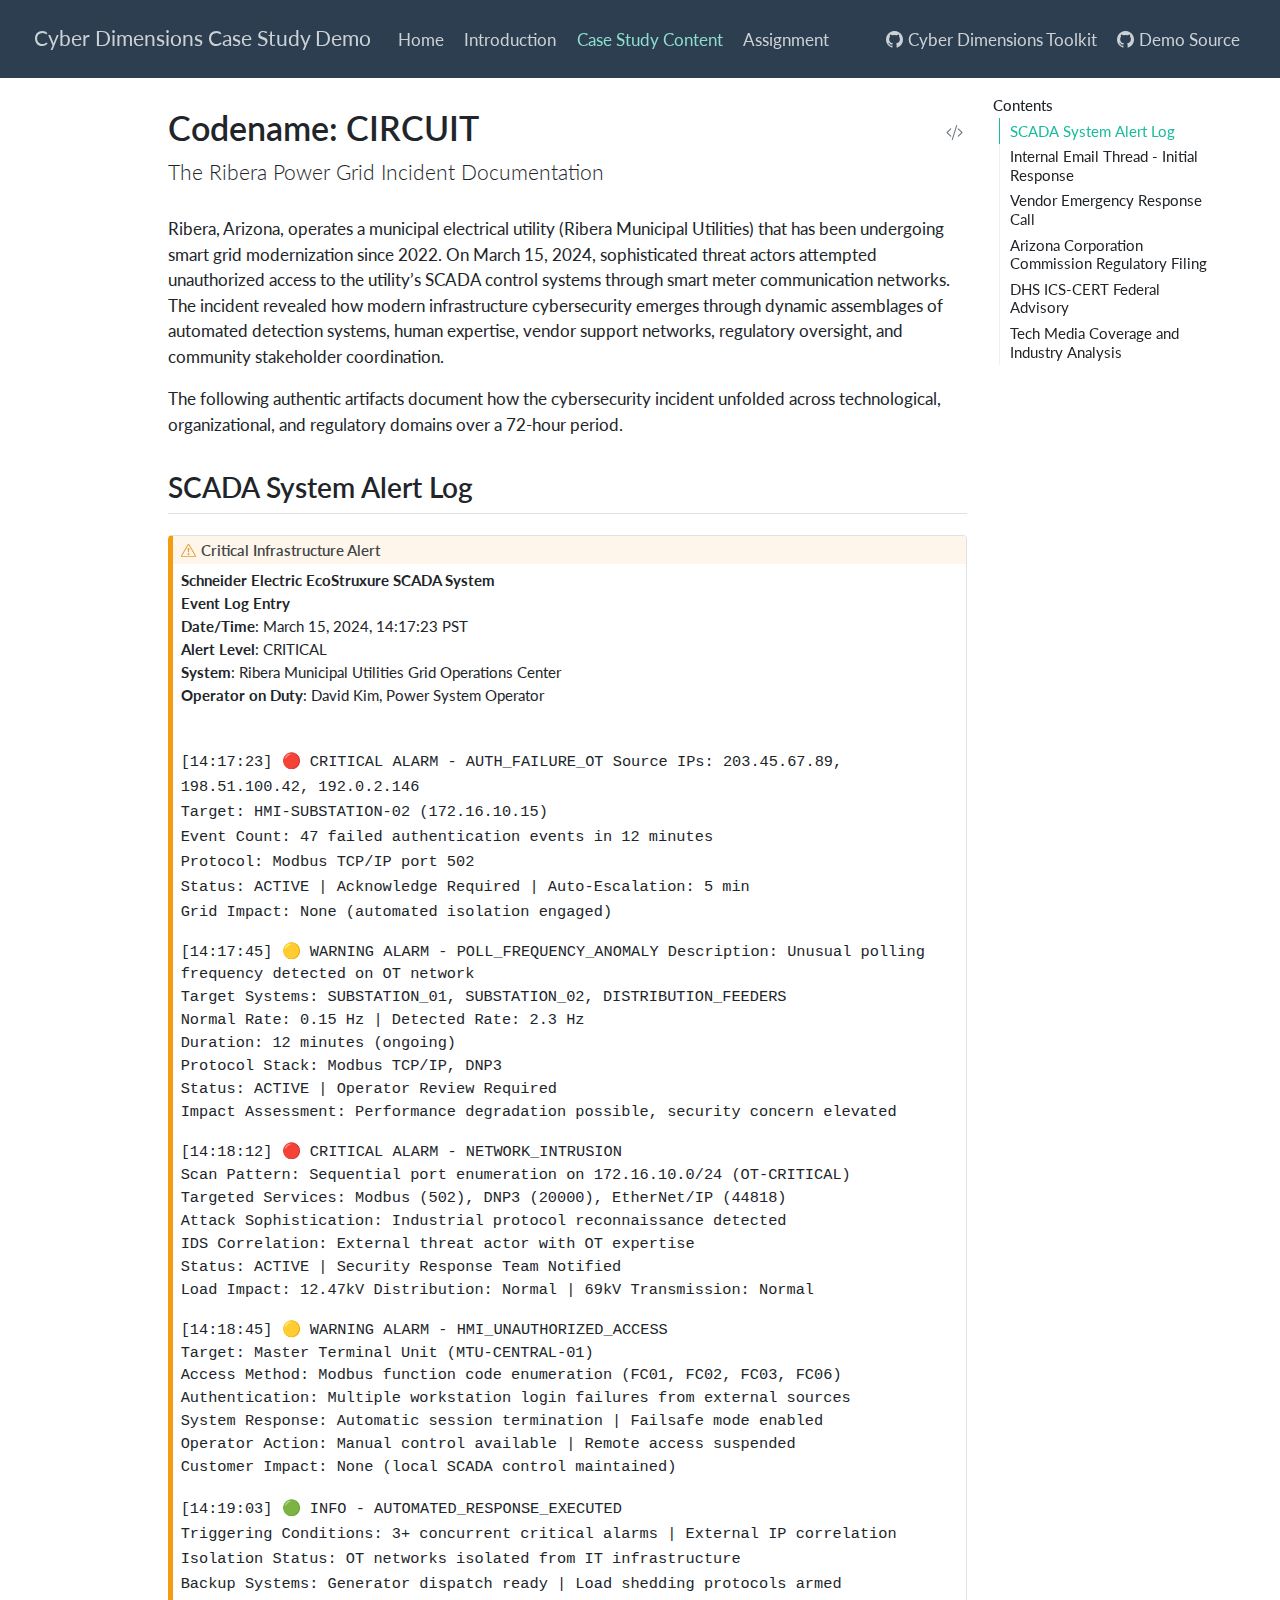
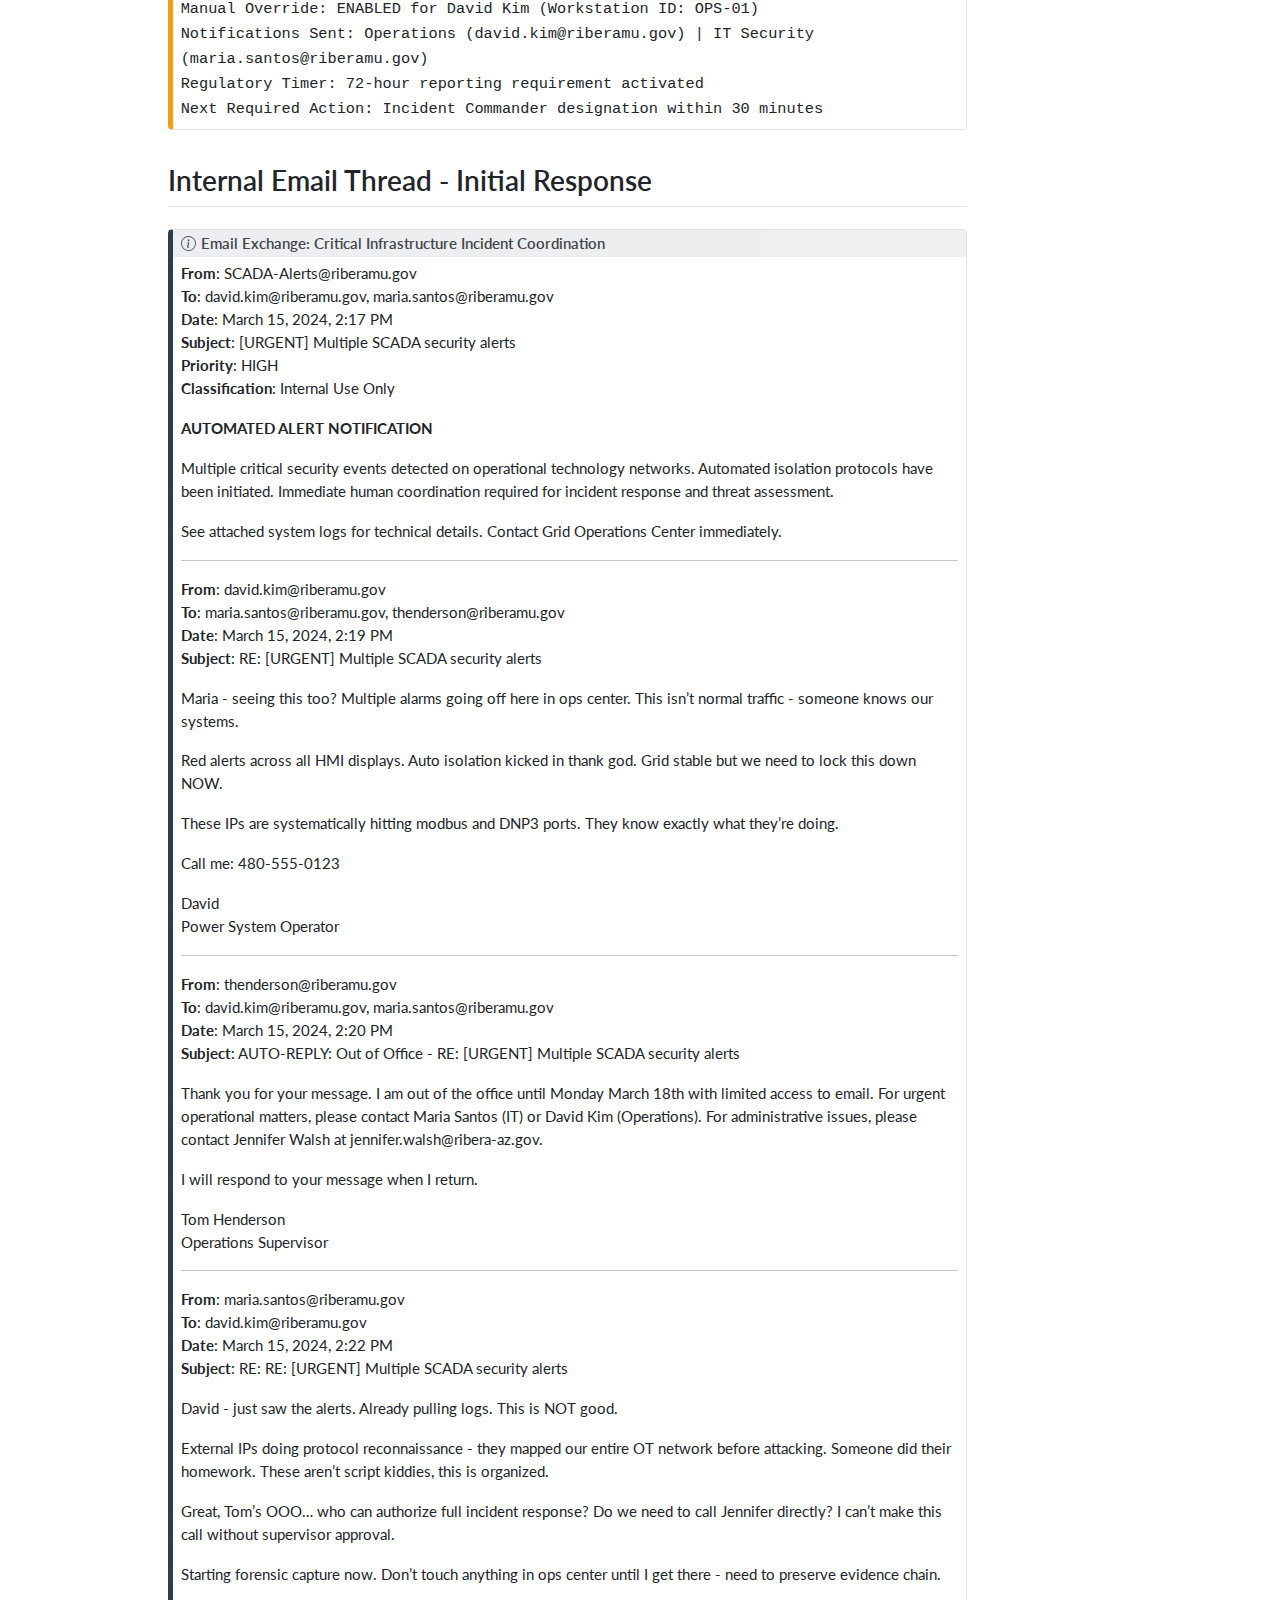
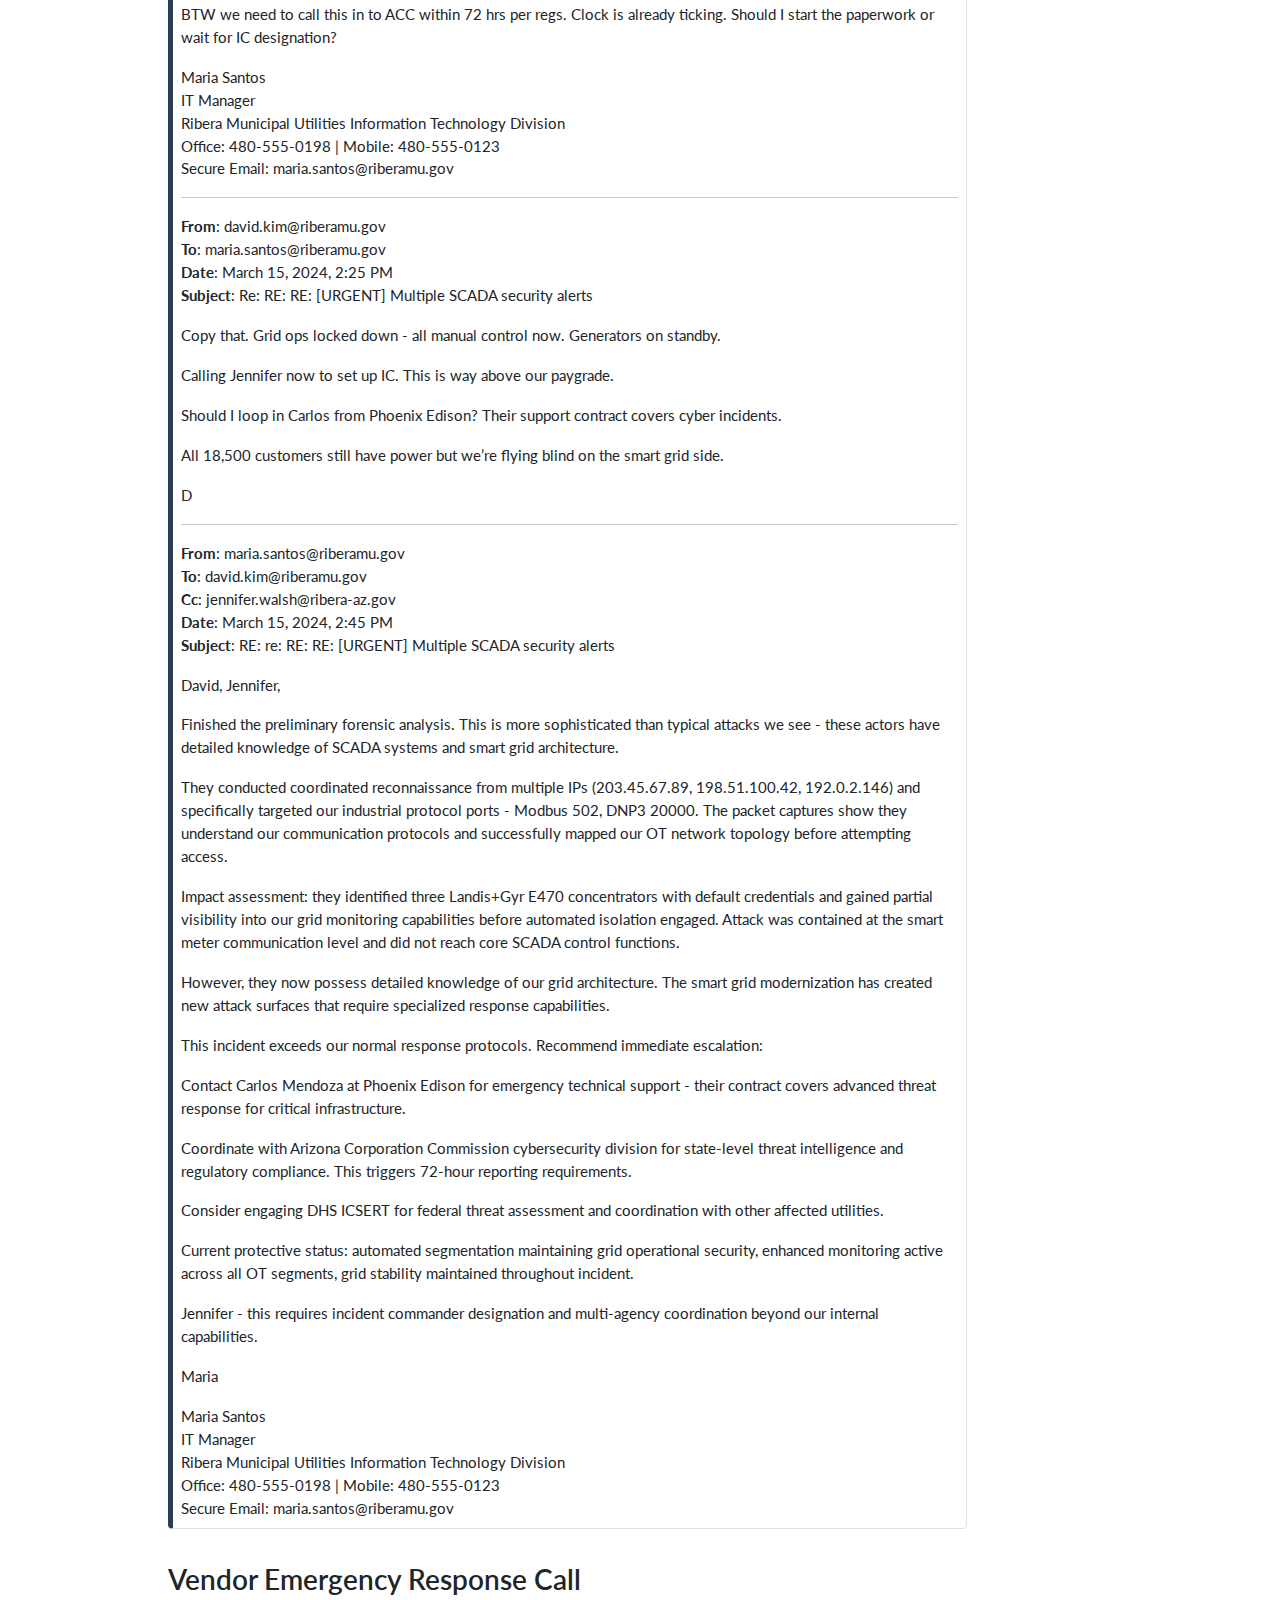
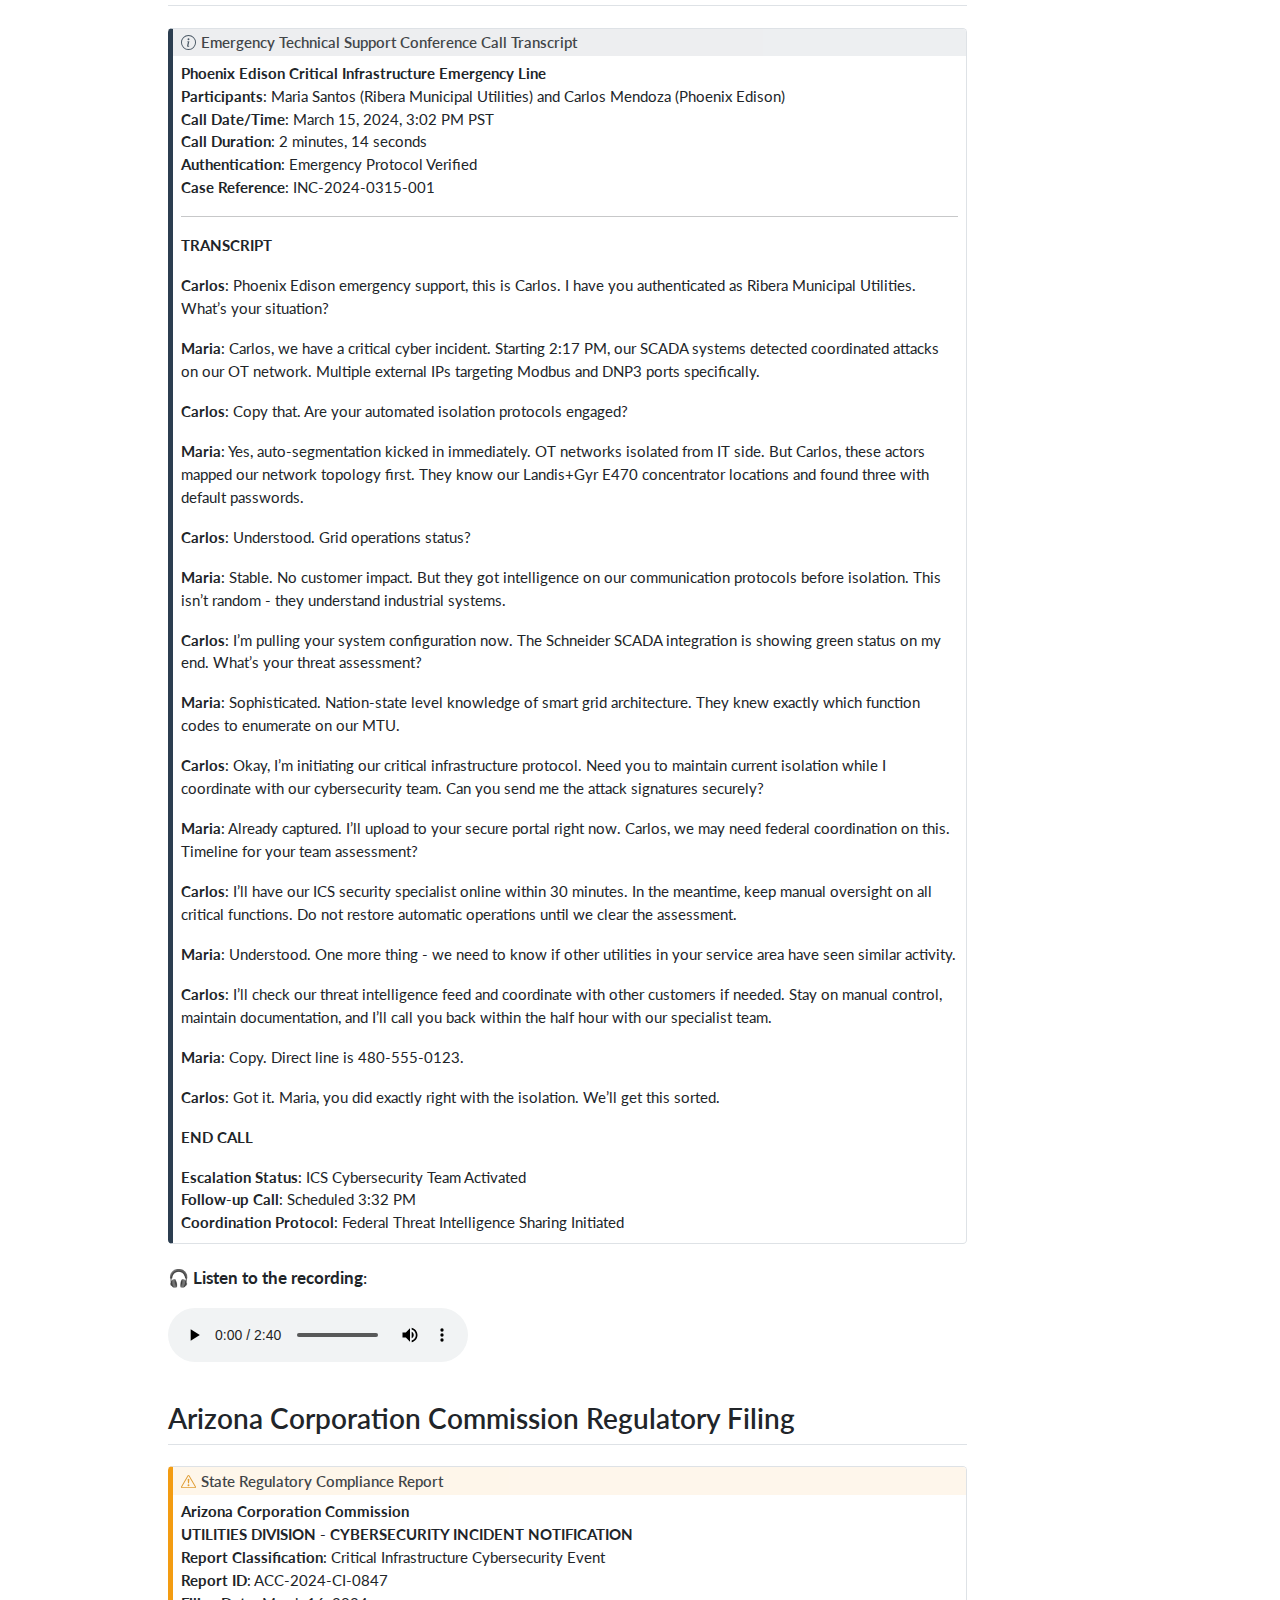
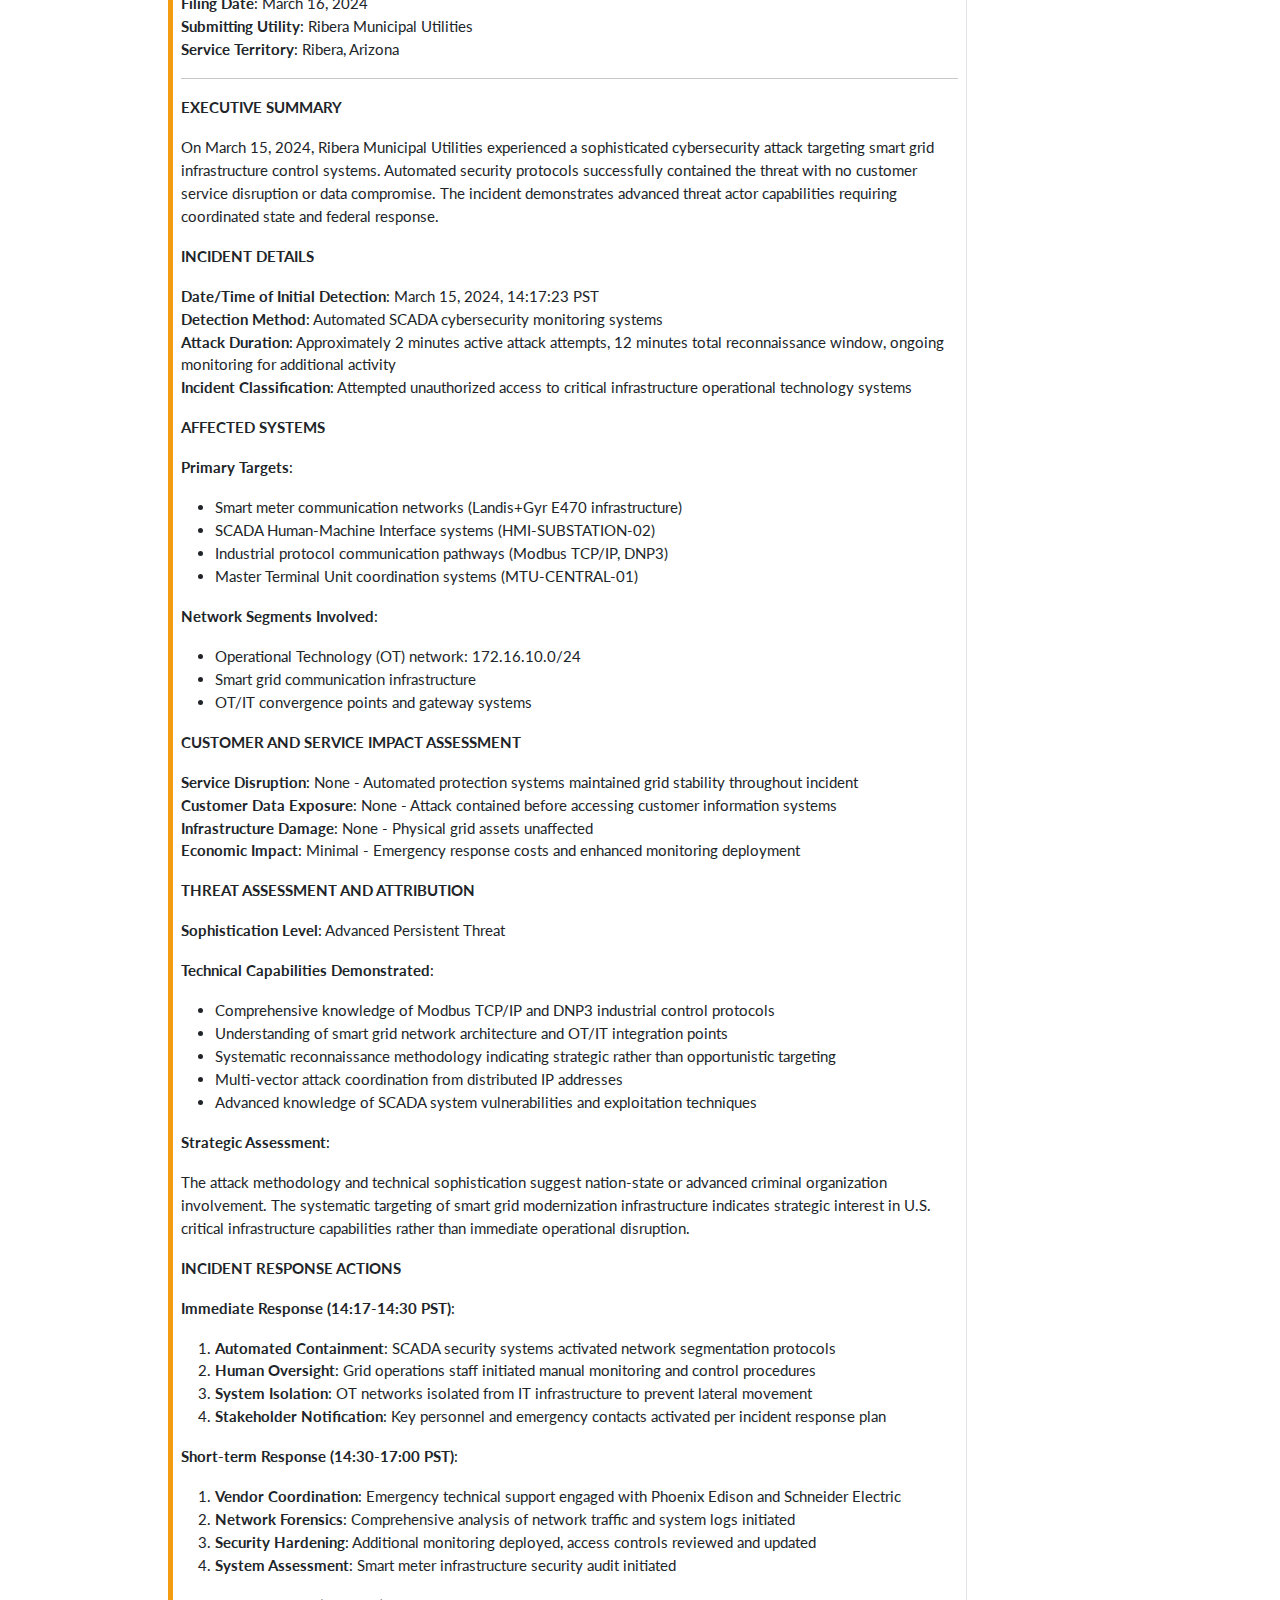
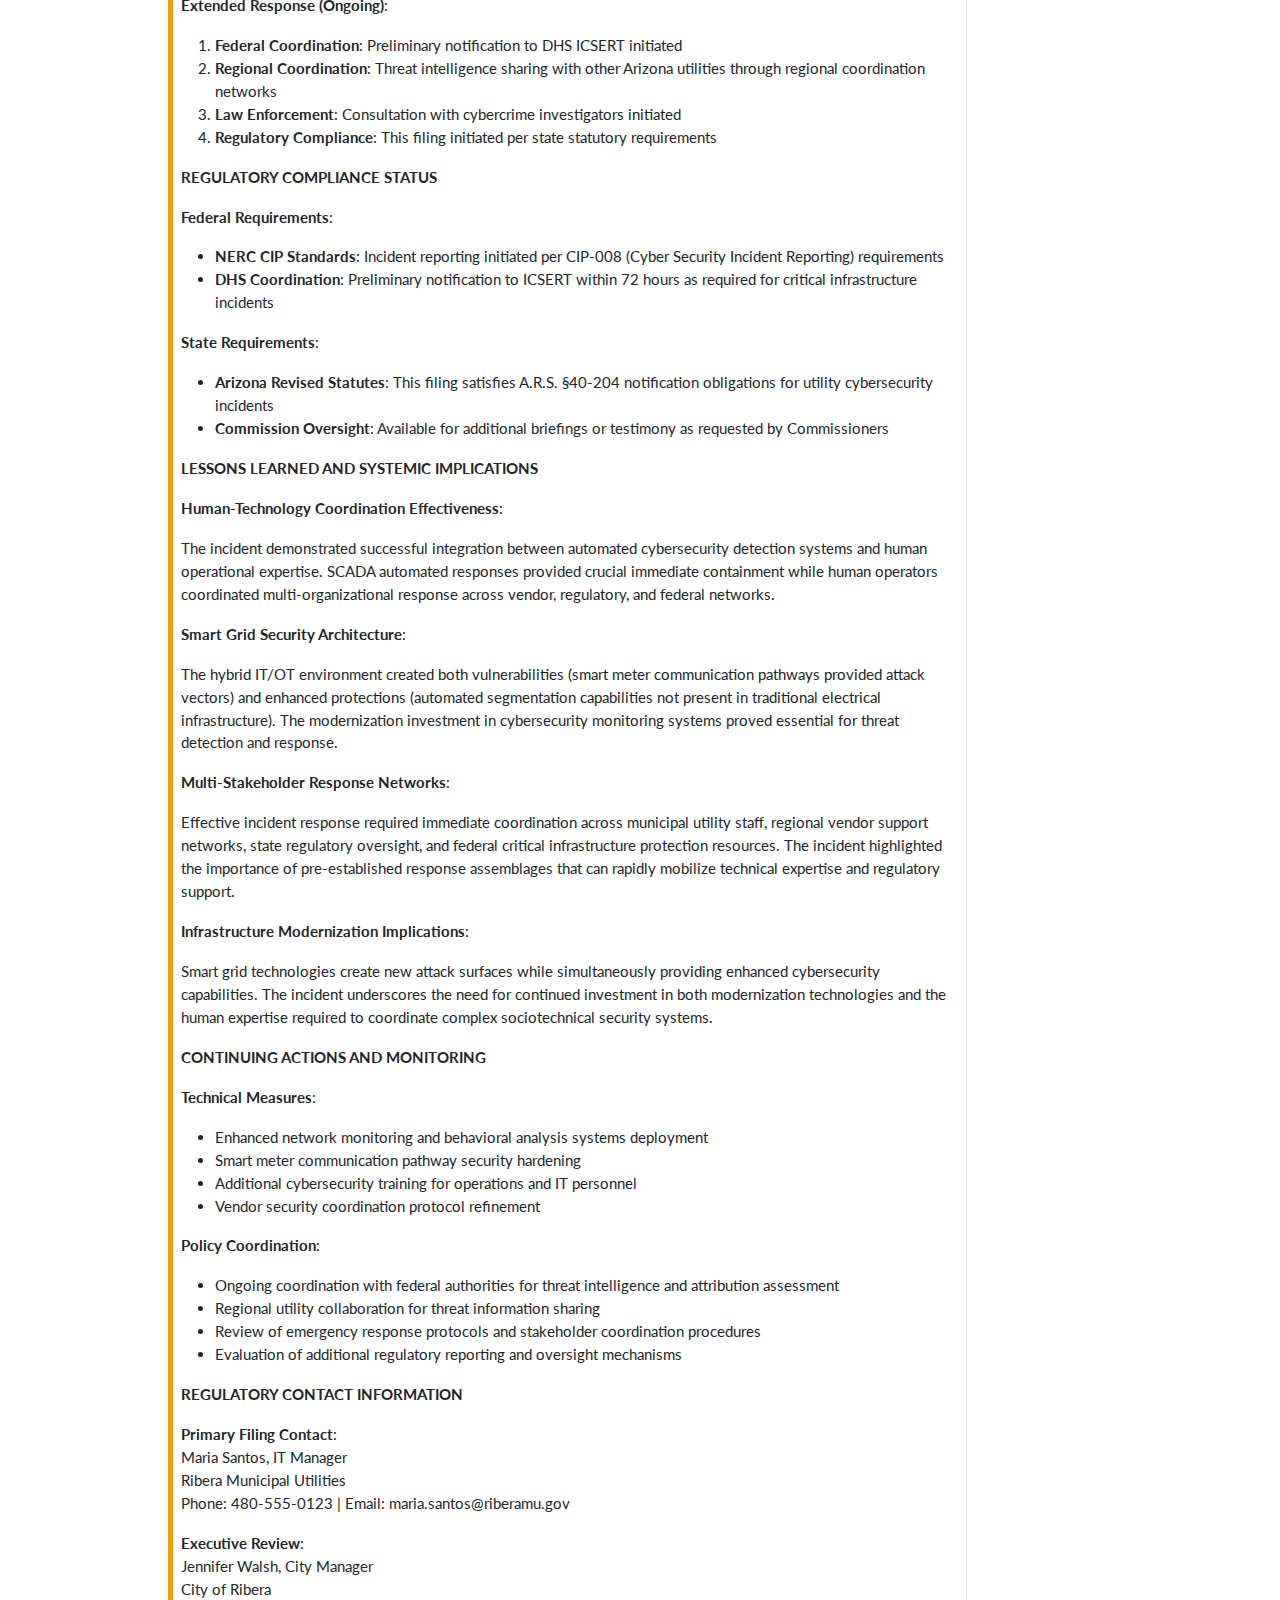
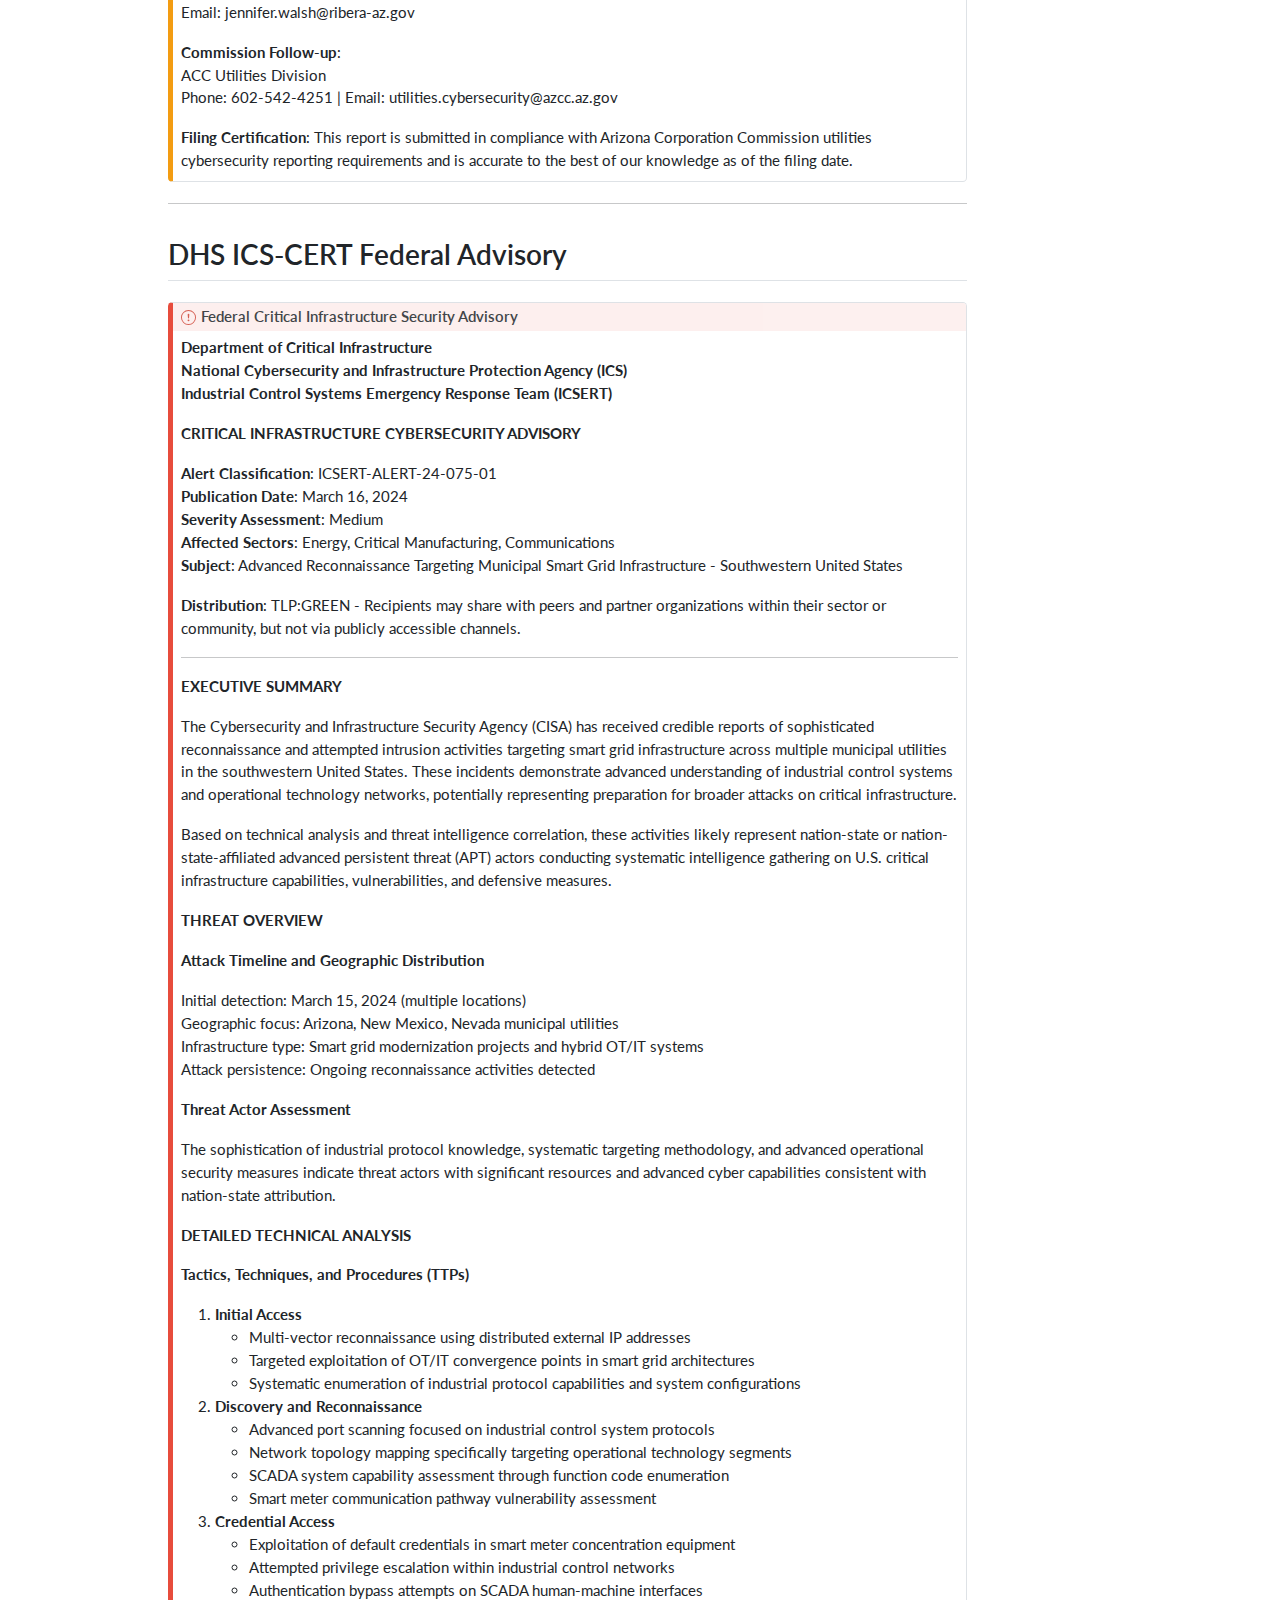
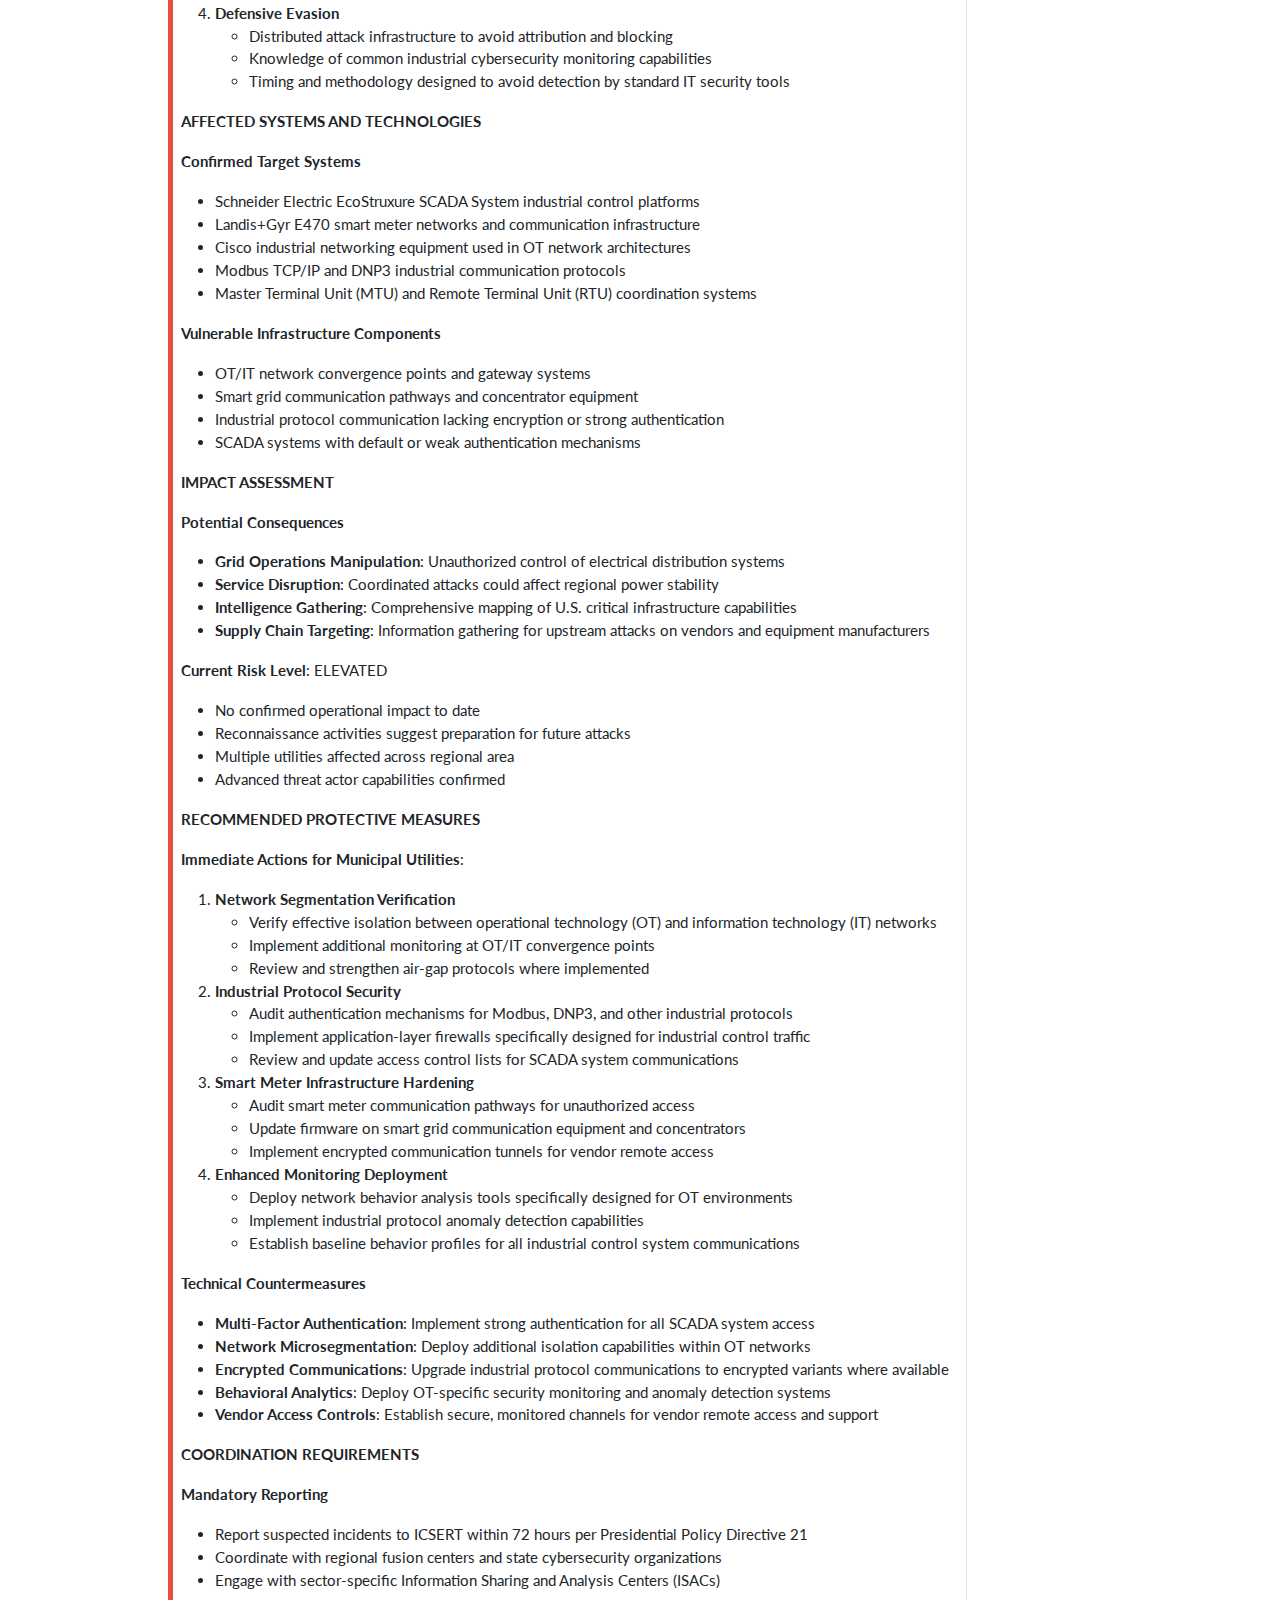
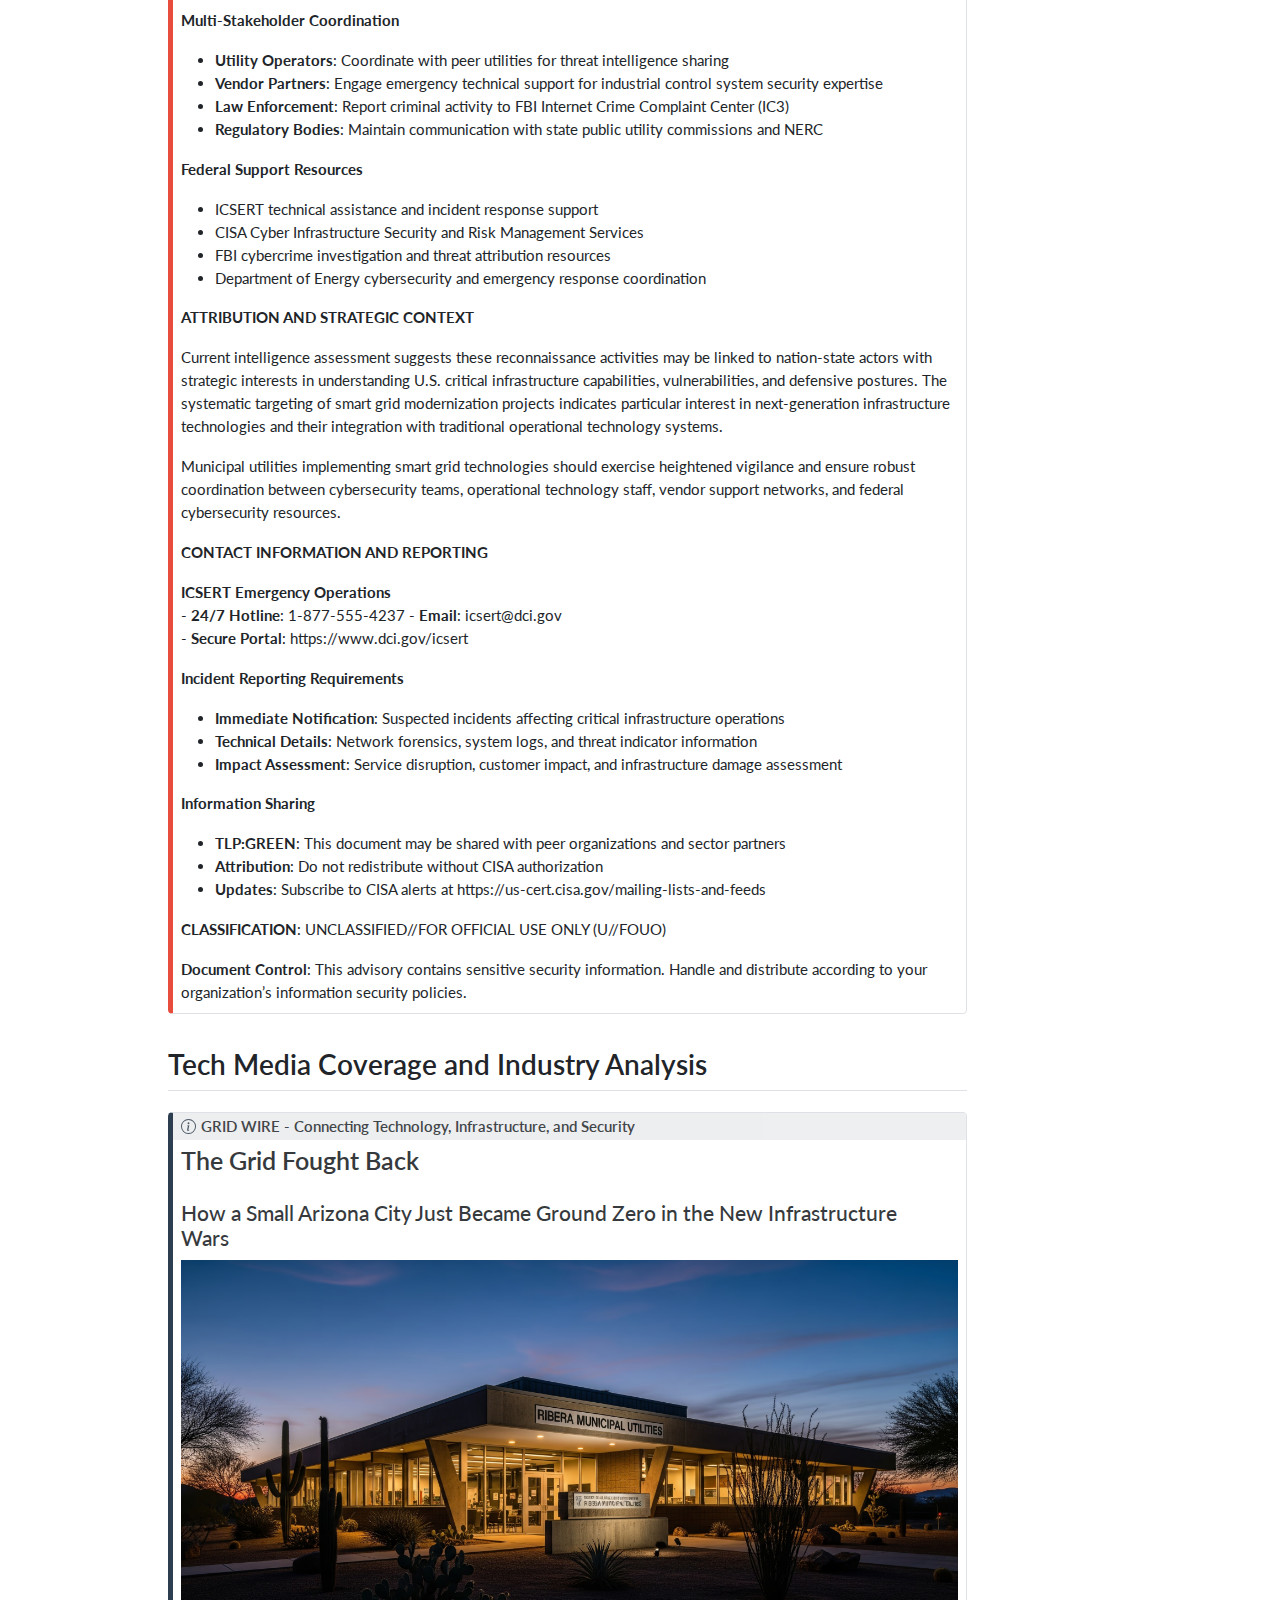
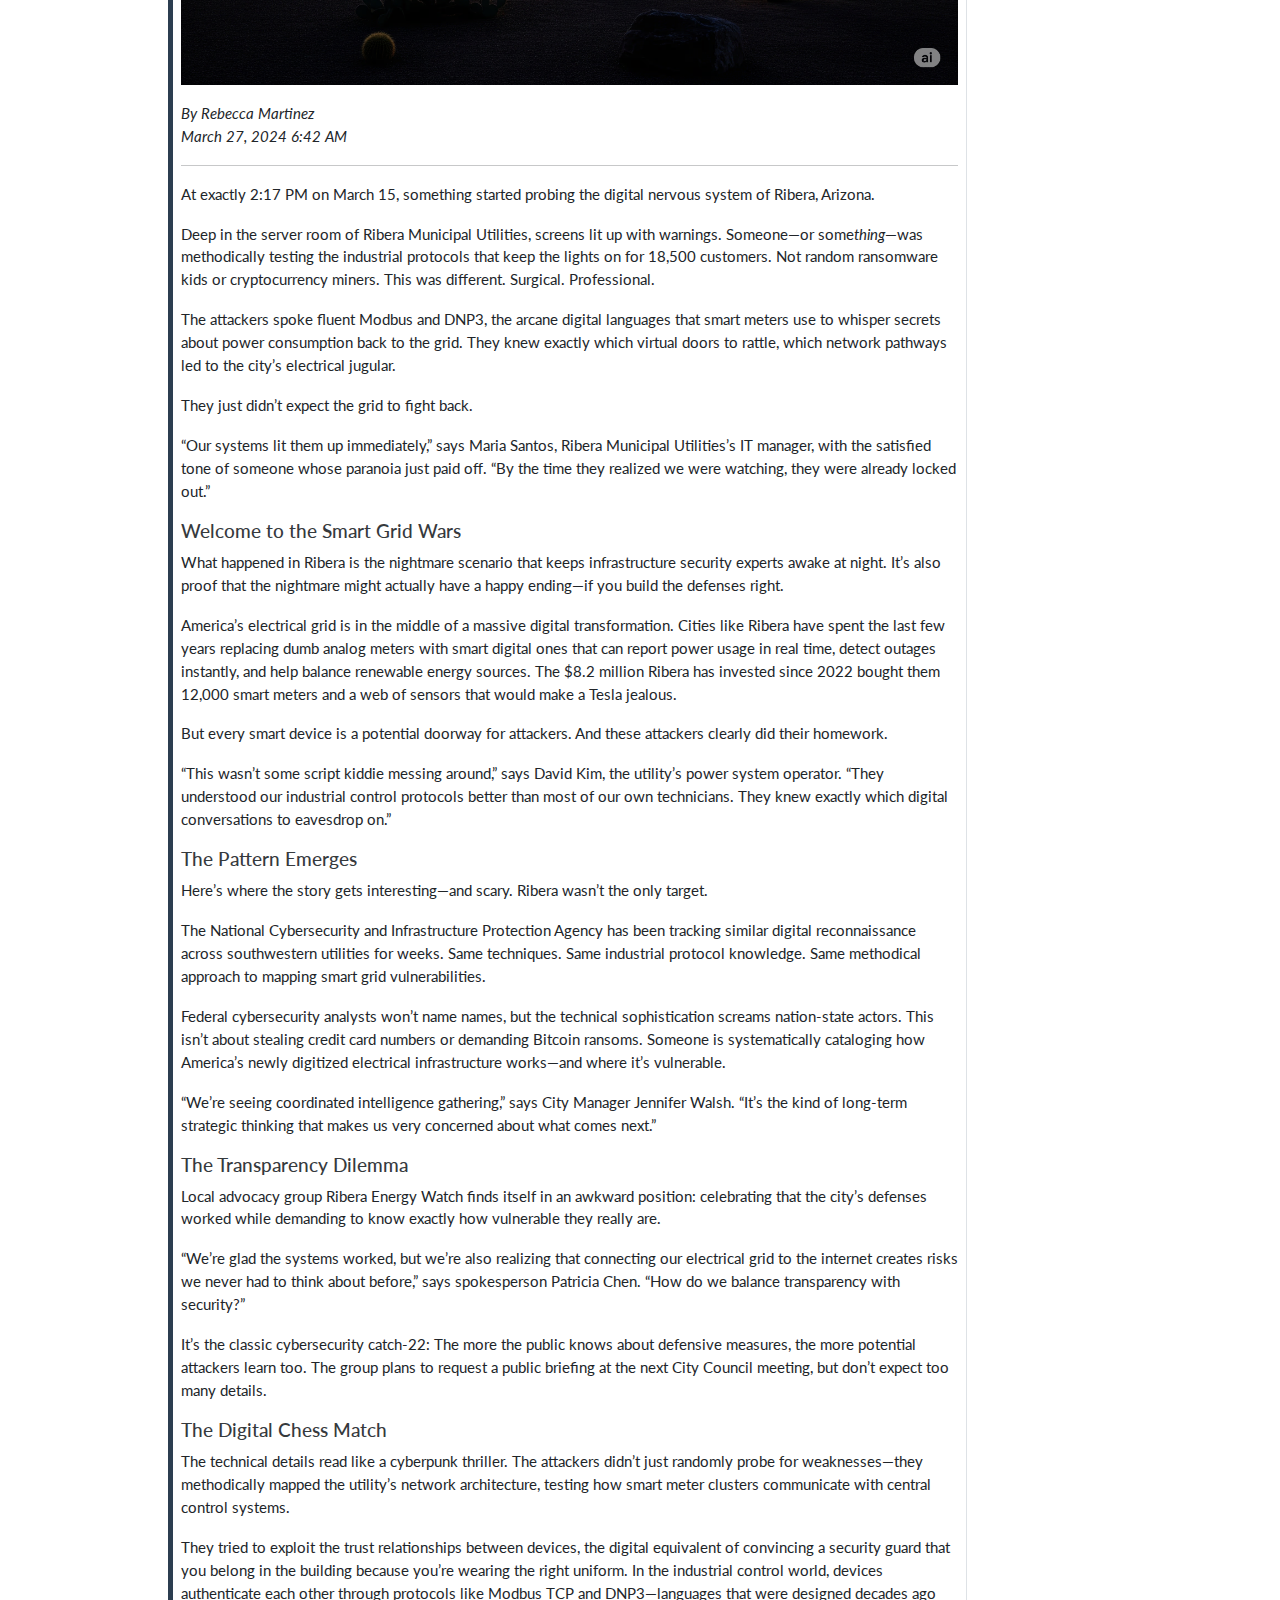
<file: docs/circuit-content.html>
<!DOCTYPE html>
<html xmlns="http://www.w3.org/1999/xhtml" lang="en" xml:lang="en"><head>

<meta charset="utf-8">
<meta name="generator" content="quarto-1.8.19">

<meta name="viewport" content="width=device-width, initial-scale=1.0, user-scalable=yes">


<title>Codename: CIRCUIT – Cyber Dimensions Case Study Demo</title>
<style>
code{white-space: pre-wrap;}
span.smallcaps{font-variant: small-caps;}
div.columns{display: flex; gap: min(4vw, 1.5em);}
div.column{flex: auto; overflow-x: auto;}
div.hanging-indent{margin-left: 1.5em; text-indent: -1.5em;}
ul.task-list{list-style: none;}
ul.task-list li input[type="checkbox"] {
  width: 0.8em;
  margin: 0 0.8em 0.2em -1em; /* quarto-specific, see https://github.com/quarto-dev/quarto-cli/issues/4556 */ 
  vertical-align: middle;
}
/* CSS for syntax highlighting */
html { -webkit-text-size-adjust: 100%; }
pre > code.sourceCode { white-space: pre; position: relative; }
pre > code.sourceCode > span { display: inline-block; line-height: 1.25; }
pre > code.sourceCode > span:empty { height: 1.2em; }
.sourceCode { overflow: visible; }
code.sourceCode > span { color: inherit; text-decoration: inherit; }
div.sourceCode { margin: 1em 0; }
pre.sourceCode { margin: 0; }
@media screen {
div.sourceCode { overflow: auto; }
}
@media print {
pre > code.sourceCode { white-space: pre-wrap; }
pre > code.sourceCode > span { text-indent: -5em; padding-left: 5em; }
}
pre.numberSource code
  { counter-reset: source-line 0; }
pre.numberSource code > span
  { position: relative; left: -4em; counter-increment: source-line; }
pre.numberSource code > span > a:first-child::before
  { content: counter(source-line);
    position: relative; left: -1em; text-align: right; vertical-align: baseline;
    border: none; display: inline-block;
    -webkit-touch-callout: none; -webkit-user-select: none;
    -khtml-user-select: none; -moz-user-select: none;
    -ms-user-select: none; user-select: none;
    padding: 0 4px; width: 4em;
  }
pre.numberSource { margin-left: 3em;  padding-left: 4px; }
div.sourceCode
  {   }
@media screen {
pre > code.sourceCode > span > a:first-child::before { text-decoration: underline; }
}
</style>


<script src="site_libs/quarto-nav/quarto-nav.js"></script>
<script src="site_libs/quarto-nav/headroom.min.js"></script>
<script src="site_libs/clipboard/clipboard.min.js"></script>
<script src="site_libs/quarto-search/autocomplete.umd.js"></script>
<script src="site_libs/quarto-search/fuse.min.js"></script>
<script src="site_libs/quarto-search/quarto-search.js"></script>
<meta name="quarto:offset" content="./">
<script src="site_libs/quarto-html/quarto.js" type="module"></script>
<script src="site_libs/quarto-html/tabsets/tabsets.js" type="module"></script>
<script src="site_libs/quarto-html/axe/axe-check.js" type="module"></script>
<script src="site_libs/quarto-html/popper.min.js"></script>
<script src="site_libs/quarto-html/tippy.umd.min.js"></script>
<script src="site_libs/quarto-html/anchor.min.js"></script>
<link href="site_libs/quarto-html/tippy.css" rel="stylesheet">
<link href="site_libs/quarto-html/quarto-syntax-highlighting-46eeb4c476de49ef7df495821a6125d9.css" rel="stylesheet" id="quarto-text-highlighting-styles">
<script src="site_libs/bootstrap/bootstrap.min.js"></script>
<link href="site_libs/bootstrap/bootstrap-icons.css" rel="stylesheet">
<link href="site_libs/bootstrap/bootstrap-b989353551f6dac7ef77f7022ac690ef.min.css" rel="stylesheet" append-hash="true" id="quarto-bootstrap" data-mode="light">
<script id="quarto-search-options" type="application/json">{
  "location": "navbar",
  "copy-button": false,
  "collapse-after": 3,
  "panel-placement": "end",
  "type": "overlay",
  "limit": 50,
  "keyboard-shortcut": [
    "f",
    "/",
    "s"
  ],
  "show-item-context": false,
  "language": {
    "search-no-results-text": "No results",
    "search-matching-documents-text": "matching documents",
    "search-copy-link-title": "Copy link to search",
    "search-hide-matches-text": "Hide additional matches",
    "search-more-match-text": "more match in this document",
    "search-more-matches-text": "more matches in this document",
    "search-clear-button-title": "Clear",
    "search-text-placeholder": "",
    "search-detached-cancel-button-title": "Cancel",
    "search-submit-button-title": "Submit",
    "search-label": "Search"
  }
}</script>
<style>html{ scroll-behavior: smooth; }</style>
<style>
div.callout-assessment-strategy.callout {
  border-left-color: #c88a3f;
}
div.callout-assessment-strategy.callout-style-default > .callout-header {
  background-color: rgba(200, 138, 63, 0.13);
}
div.callout-assessment-strategy .callout-toggle::before {  background-image: url('data:image/svg+xml,<svg xmlns="http://www.w3.org/2000/svg" width="16" height="16" fill="rgb(33, 37, 41)" class="bi bi-chevron-down" viewBox="0 0 16 16"><path fill-rule="evenodd" d="M1.646 4.646a.5.5 0 0 1 .708 0L8 10.293l5.646-5.647a.5.5 0 0 1 .708.708l-6 6a.5.5 0 0 1-.708 0l-6-6a.5.5 0 0 1 0-.708z"/></svg>');}
div.callout-assessment-strategy.callout-style-default .callout-icon::before, div.callout-assessment-strategy.callout-titled .callout-icon::before {
  content: '📋';
  background-image: none;
}
div.callout-learner-experience.callout {
  border-left-color: #8a7c6f;
}
div.callout-learner-experience.callout-style-default > .callout-header {
  background-color: rgba(138, 124, 111, 0.13);
}
div.callout-learner-experience .callout-toggle::before {  background-image: url('data:image/svg+xml,<svg xmlns="http://www.w3.org/2000/svg" width="16" height="16" fill="rgb(33, 37, 41)" class="bi bi-chevron-down" viewBox="0 0 16 16"><path fill-rule="evenodd" d="M1.646 4.646a.5.5 0 0 1 .708 0L8 10.293l5.646-5.647a.5.5 0 0 1 .708.708l-6 6a.5.5 0 0 1-.708 0l-6-6a.5.5 0 0 1 0-.708z"/></svg>');}
div.callout-learner-experience.callout-style-default .callout-icon::before, div.callout-learner-experience.callout-titled .callout-icon::before {
  content: '👤';
  background-image: none;
}
div.callout-theoretical-foundation.callout {
  border-left-color: #594a3d;
}
div.callout-theoretical-foundation.callout-style-default > .callout-header {
  background-color: rgba(89, 74, 61, 0.13);
}
div.callout-theoretical-foundation .callout-toggle::before {  background-image: url('data:image/svg+xml,<svg xmlns="http://www.w3.org/2000/svg" width="16" height="16" fill="rgb(33, 37, 41)" class="bi bi-chevron-down" viewBox="0 0 16 16"><path fill-rule="evenodd" d="M1.646 4.646a.5.5 0 0 1 .708 0L8 10.293l5.646-5.647a.5.5 0 0 1 .708.708l-6 6a.5.5 0 0 1-.708 0l-6-6a.5.5 0 0 1 0-.708z"/></svg>');}
div.callout-theoretical-foundation.callout-style-default .callout-icon::before, div.callout-theoretical-foundation.callout-titled .callout-icon::before {
  content: '🏛️';
  background-image: none;
}
div.callout-cognitive-load-alert.callout {
  border-left-color: #a94442;
}
div.callout-cognitive-load-alert.callout-style-default > .callout-header {
  background-color: rgba(169, 68, 66, 0.13);
}
div.callout-cognitive-load-alert .callout-toggle::before {  background-image: url('data:image/svg+xml,<svg xmlns="http://www.w3.org/2000/svg" width="16" height="16" fill="rgb(33, 37, 41)" class="bi bi-chevron-down" viewBox="0 0 16 16"><path fill-rule="evenodd" d="M1.646 4.646a.5.5 0 0 1 .708 0L8 10.293l5.646-5.647a.5.5 0 0 1 .708.708l-6 6a.5.5 0 0 1-.708 0l-6-6a.5.5 0 0 1 0-.708z"/></svg>');}
div.callout-cognitive-load-alert.callout-style-default .callout-icon::before, div.callout-cognitive-load-alert.callout-titled .callout-icon::before {
  content: '🧠';
  background-image: none;
}
div.callout-pedagogical-consideration.callout {
  border-left-color: #4a6e8a;
}
div.callout-pedagogical-consideration.callout-style-default > .callout-header {
  background-color: rgba(74, 110, 138, 0.13);
}
div.callout-pedagogical-consideration .callout-toggle::before {  background-image: url('data:image/svg+xml,<svg xmlns="http://www.w3.org/2000/svg" width="16" height="16" fill="rgb(33, 37, 41)" class="bi bi-chevron-down" viewBox="0 0 16 16"><path fill-rule="evenodd" d="M1.646 4.646a.5.5 0 0 1 .708 0L8 10.293l5.646-5.647a.5.5 0 0 1 .708.708l-6 6a.5.5 0 0 1-.708 0l-6-6a.5.5 0 0 1 0-.708z"/></svg>');}
div.callout-pedagogical-consideration.callout-style-default .callout-icon::before, div.callout-pedagogical-consideration.callout-titled .callout-icon::before {
  content: '🎓';
  background-image: none;
}
div.callout-scaffolding-tip.callout {
  border-left-color: #5a7d5a;
}
div.callout-scaffolding-tip.callout-style-default > .callout-header {
  background-color: rgba(90, 125, 90, 0.13);
}
div.callout-scaffolding-tip .callout-toggle::before {  background-image: url('data:image/svg+xml,<svg xmlns="http://www.w3.org/2000/svg" width="16" height="16" fill="rgb(33, 37, 41)" class="bi bi-chevron-down" viewBox="0 0 16 16"><path fill-rule="evenodd" d="M1.646 4.646a.5.5 0 0 1 .708 0L8 10.293l5.646-5.647a.5.5 0 0 1 .708.708l-6 6a.5.5 0 0 1-.708 0l-6-6a.5.5 0 0 1 0-.708z"/></svg>');}
div.callout-scaffolding-tip.callout-style-default .callout-icon::before, div.callout-scaffolding-tip.callout-titled .callout-icon::before {
  content: '🏗️';
  background-image: none;
}
div.callout-evidence-base.callout {
  border-left-color: #4a6e8a;
}
div.callout-evidence-base.callout-style-default > .callout-header {
  background-color: rgba(74, 110, 138, 0.13);
}
div.callout-evidence-base .callout-toggle::before {  background-image: url('data:image/svg+xml,<svg xmlns="http://www.w3.org/2000/svg" width="16" height="16" fill="rgb(33, 37, 41)" class="bi bi-chevron-down" viewBox="0 0 16 16"><path fill-rule="evenodd" d="M1.646 4.646a.5.5 0 0 1 .708 0L8 10.293l5.646-5.647a.5.5 0 0 1 .708.708l-6 6a.5.5 0 0 1-.708 0l-6-6a.5.5 0 0 1 0-.708z"/></svg>');}
div.callout-evidence-base.callout-style-default .callout-icon::before, div.callout-evidence-base.callout-titled .callout-icon::before {
  content: '📊';
  background-image: none;
}
div.callout-implementation-guidance.callout {
  border-left-color: #736355;
}
div.callout-implementation-guidance.callout-style-default > .callout-header {
  background-color: rgba(115, 99, 85, 0.13);
}
div.callout-implementation-guidance .callout-toggle::before {  background-image: url('data:image/svg+xml,<svg xmlns="http://www.w3.org/2000/svg" width="16" height="16" fill="rgb(33, 37, 41)" class="bi bi-chevron-down" viewBox="0 0 16 16"><path fill-rule="evenodd" d="M1.646 4.646a.5.5 0 0 1 .708 0L8 10.293l5.646-5.647a.5.5 0 0 1 .708.708l-6 6a.5.5 0 0 1-.708 0l-6-6a.5.5 0 0 1 0-.708z"/></svg>');}
div.callout-implementation-guidance.callout-style-default .callout-icon::before, div.callout-implementation-guidance.callout-titled .callout-icon::before {
  content: '🔧';
  background-image: none;
}
</style>


</head>

<body class="nav-fixed quarto-light">

<div id="quarto-search-results"></div>
  <header id="quarto-header" class="headroom fixed-top">
    <nav class="navbar navbar-expand-lg " data-bs-theme="dark">
      <div class="navbar-container container-fluid">
      <div class="navbar-brand-container mx-auto">
    <a href="./index.html" class="navbar-brand navbar-brand-logo">
    </a>
    <a class="navbar-brand" href="./index.html">
    <span class="navbar-title">Cyber Dimensions Case Study Demo</span>
    </a>
  </div>
          <button class="navbar-toggler" type="button" data-bs-toggle="collapse" data-bs-target="#navbarCollapse" aria-controls="navbarCollapse" role="menu" aria-expanded="false" aria-label="Toggle navigation" onclick="if (window.quartoToggleHeadroom) { window.quartoToggleHeadroom(); }">
  <span class="navbar-toggler-icon"></span>
</button>
          <div class="collapse navbar-collapse" id="navbarCollapse">
            <ul class="navbar-nav navbar-nav-scroll me-auto">
  <li class="nav-item">
    <a class="nav-link" href="./index.html"> 
<span class="menu-text">Home</span></a>
  </li>  
  <li class="nav-item">
    <a class="nav-link" href="./circuit-intro.html"> 
<span class="menu-text">Introduction</span></a>
  </li>  
  <li class="nav-item">
    <a class="nav-link active" href="./circuit-content.html" aria-current="page"> 
<span class="menu-text">Case Study Content</span></a>
  </li>  
  <li class="nav-item">
    <a class="nav-link" href="./circuit-assignment.html"> 
<span class="menu-text">Assignment</span></a>
  </li>  
</ul>
            <ul class="navbar-nav navbar-nav-scroll ms-auto">
  <li class="nav-item">
    <a class="nav-link" href="https://github.com/ryanstraight/cyber-dimensions-oer"> <i class="bi bi-github" role="img">
</i> 
<span class="menu-text">Cyber Dimensions Toolkit</span></a>
  </li>  
  <li class="nav-item">
    <a class="nav-link" href="https://github.com/ryanstraight/cyber-dimensions-demo"> <i class="bi bi-github" role="img">
</i> 
<span class="menu-text">Demo Source</span></a>
  </li>  
</ul>
          </div> <!-- /navcollapse -->
            <div class="quarto-navbar-tools">
</div>
      </div> <!-- /container-fluid -->
    </nav>
</header>
<!-- content -->
<div id="quarto-content" class="quarto-container page-columns page-rows-contents page-layout-article page-navbar">
<!-- sidebar -->
<!-- margin-sidebar -->
    <div id="quarto-margin-sidebar" class="sidebar margin-sidebar">
        <nav id="TOC" role="doc-toc" class="toc-active">
    <h2 id="toc-title">Contents</h2>
   
  <ul>
  <li><a href="#scada-system-alert-log" id="toc-scada-system-alert-log" class="nav-link active" data-scroll-target="#scada-system-alert-log">SCADA System Alert Log</a></li>
  <li><a href="#internal-email-thread---initial-response" id="toc-internal-email-thread---initial-response" class="nav-link" data-scroll-target="#internal-email-thread---initial-response">Internal Email Thread - Initial Response</a></li>
  <li><a href="#vendor-emergency-response-call" id="toc-vendor-emergency-response-call" class="nav-link" data-scroll-target="#vendor-emergency-response-call">Vendor Emergency Response Call</a></li>
  <li><a href="#arizona-corporation-commission-regulatory-filing" id="toc-arizona-corporation-commission-regulatory-filing" class="nav-link" data-scroll-target="#arizona-corporation-commission-regulatory-filing">Arizona Corporation Commission Regulatory Filing</a></li>
  <li><a href="#dhs-ics-cert-federal-advisory" id="toc-dhs-ics-cert-federal-advisory" class="nav-link" data-scroll-target="#dhs-ics-cert-federal-advisory">DHS ICS-CERT Federal Advisory</a></li>
  <li><a href="#tech-media-coverage-and-industry-analysis" id="toc-tech-media-coverage-and-industry-analysis" class="nav-link" data-scroll-target="#tech-media-coverage-and-industry-analysis">Tech Media Coverage and Industry Analysis</a></li>
  </ul>
</nav>
    </div>
<!-- main -->
<main class="content" id="quarto-document-content">

<header id="title-block-header" class="quarto-title-block default">
<div class="quarto-title">
<div class="quarto-title-block"><div><h1 class="title">Codename: CIRCUIT</h1><button type="button" class="btn code-tools-button" id="quarto-code-tools-source"><i class="bi"></i></button></div></div>
<p class="subtitle lead">The Ribera Power Grid Incident Documentation</p>
</div>



<div class="quarto-title-meta">

    
  
    
  </div>
  


</header>


<p>Ribera, Arizona, operates a municipal electrical utility (Ribera Municipal Utilities) that has been undergoing smart grid modernization since 2022. On March 15, 2024, sophisticated threat actors attempted unauthorized access to the utility’s SCADA control systems through smart meter communication networks. The incident revealed how modern infrastructure cybersecurity emerges through dynamic assemblages of automated detection systems, human expertise, vendor support networks, regulatory oversight, and community stakeholder coordination.</p>
<p>The following authentic artifacts document how the cybersecurity incident unfolded across technological, organizational, and regulatory domains over a 72-hour period.</p>
<section id="scada-system-alert-log" class="level2">
<h2 class="anchored" data-anchor-id="scada-system-alert-log">SCADA System Alert Log</h2>
<div class="callout callout-style-default callout-warning callout-titled" title="Critical Infrastructure Alert">
<div class="callout-header d-flex align-content-center">
<div class="callout-icon-container">
<i class="callout-icon"></i>
</div>
<div class="callout-title-container flex-fill">
<span class="screen-reader-only">Warning</span>Critical Infrastructure Alert
</div>
</div>
<div class="callout-body-container callout-body">
<p><strong>Schneider Electric EcoStruxure SCADA System</strong><br>
<strong>Event Log Entry</strong><br>
<strong>Date/Time</strong>: March 15, 2024, 14:17:23 PST<br>
<strong>Alert Level</strong>: CRITICAL<br>
<strong>System</strong>: Ribera Municipal Utilities Grid Operations Center<br>
<strong>Operator on Duty</strong>: David Kim, Power System Operator</p>
<p><tt><br>
[14:17:23] 🔴 CRITICAL ALARM - AUTH_FAILURE_OT Source IPs: 203.45.67.89, 198.51.100.42, 192.0.2.146<br>
Target: HMI-SUBSTATION-02 (172.16.10.15)<br>
Event Count: 47 failed authentication events in 12 minutes<br>
Protocol: Modbus TCP/IP port 502<br>
Status: ACTIVE | Acknowledge Required | Auto-Escalation: 5 min<br>
Grid Impact: None (automated isolation engaged)</tt></p><tt>
<p>[14:17:45] 🟡 WARNING ALARM - POLL_FREQUENCY_ANOMALY Description: Unusual polling frequency detected on OT network<br>
Target Systems: SUBSTATION_01, SUBSTATION_02, DISTRIBUTION_FEEDERS<br>
Normal Rate: 0.15 Hz | Detected Rate: 2.3 Hz<br>
Duration: 12 minutes (ongoing)<br>
Protocol Stack: Modbus TCP/IP, DNP3<br>
Status: ACTIVE | Operator Review Required<br>
Impact Assessment: Performance degradation possible, security concern elevated</p>
<p>[14:18:12] 🔴 CRITICAL ALARM - NETWORK_INTRUSION<br>
Scan Pattern: Sequential port enumeration on 172.16.10.0/24 (OT-CRITICAL)<br>
Targeted Services: Modbus (502), DNP3 (20000), EtherNet/IP (44818)<br>
Attack Sophistication: Industrial protocol reconnaissance detected<br>
IDS Correlation: External threat actor with OT expertise<br>
Status: ACTIVE | Security Response Team Notified<br>
Load Impact: 12.47kV Distribution: Normal | 69kV Transmission: Normal</p>
<p>[14:18:45] 🟡 WARNING ALARM - HMI_UNAUTHORIZED_ACCESS<br>
Target: Master Terminal Unit (MTU-CENTRAL-01)<br>
Access Method: Modbus function code enumeration (FC01, FC02, FC03, FC06)<br>
Authentication: Multiple workstation login failures from external sources<br>
System Response: Automatic session termination | Failsafe mode enabled<br>
Operator Action: Manual control available | Remote access suspended<br>
Customer Impact: None (local SCADA control maintained)</p>
</tt><p><tt>[14:19:03] 🟢 INFO - AUTOMATED_RESPONSE_EXECUTED<br>
Triggering Conditions: 3+ concurrent critical alarms | External IP correlation<br>
Isolation Status: OT networks isolated from IT infrastructure<br>
Backup Systems: Generator dispatch ready | Load shedding protocols armed<br>
Manual Override: ENABLED for David Kim (Workstation ID: OPS-01)<br>
Notifications Sent: Operations (david.kim@riberamu.gov) | IT Security (maria.santos@riberamu.gov)<br>
Regulatory Timer: 72-hour reporting requirement activated<br>
Next Required Action: Incident Commander designation within 30 minutes </tt></p>
</div>
</div>
</section>
<section id="internal-email-thread---initial-response" class="level2">
<h2 class="anchored" data-anchor-id="internal-email-thread---initial-response">Internal Email Thread - Initial Response</h2>
<div class="callout callout-style-default callout-note callout-titled" title="Email Exchange: Critical Infrastructure Incident Coordination">
<div class="callout-header d-flex align-content-center">
<div class="callout-icon-container">
<i class="callout-icon"></i>
</div>
<div class="callout-title-container flex-fill">
<span class="screen-reader-only">Note</span>Email Exchange: Critical Infrastructure Incident Coordination
</div>
</div>
<div class="callout-body-container callout-body">
<p><strong>From</strong>: SCADA-Alerts@riberamu.gov<br>
<strong>To</strong>: david.kim@riberamu.gov, maria.santos@riberamu.gov<br>
<strong>Date</strong>: March 15, 2024, 2:17 PM<br>
<strong>Subject</strong>: [URGENT] Multiple SCADA security alerts<br>
<strong>Priority</strong>: HIGH<br>
<strong>Classification</strong>: Internal Use Only</p>
<p><strong>AUTOMATED ALERT NOTIFICATION</strong></p>
<p>Multiple critical security events detected on operational technology networks. Automated isolation protocols have been initiated. Immediate human coordination required for incident response and threat assessment.</p>
<p>See attached system logs for technical details. Contact Grid Operations Center immediately.</p>
<hr>
<p><strong>From</strong>: david.kim@riberamu.gov<br>
<strong>To</strong>: maria.santos@riberamu.gov, thenderson@riberamu.gov<br>
<strong>Date</strong>: March 15, 2024, 2:19 PM<br>
<strong>Subject</strong>: RE: [URGENT] Multiple SCADA security alerts</p>
<p>Maria - seeing this too? Multiple alarms going off here in ops center. This isn’t normal traffic - someone knows our systems.</p>
<p>Red alerts across all HMI displays. Auto isolation kicked in thank god. Grid stable but we need to lock this down NOW.</p>
<p>These IPs are systematically hitting modbus and DNP3 ports. They know exactly what they’re doing.</p>
<p>Call me: 480-555-0123</p>
<p>David<br>
Power System Operator</p>
<hr>
<p><strong>From</strong>: thenderson@riberamu.gov<br>
<strong>To</strong>: david.kim@riberamu.gov, maria.santos@riberamu.gov<br>
<strong>Date</strong>: March 15, 2024, 2:20 PM<br>
<strong>Subject</strong>: AUTO-REPLY: Out of Office - RE: [URGENT] Multiple SCADA security alerts</p>
<p>Thank you for your message. I am out of the office until Monday March 18th with limited access to email. For urgent operational matters, please contact Maria Santos (IT) or David Kim (Operations). For administrative issues, please contact Jennifer Walsh at jennifer.walsh@ribera-az.gov.</p>
<p>I will respond to your message when I return.</p>
<p>Tom Henderson<br>
Operations Supervisor</p>
<hr>
<p><strong>From</strong>: maria.santos@riberamu.gov<br>
<strong>To</strong>: david.kim@riberamu.gov<br>
<strong>Date</strong>: March 15, 2024, 2:22 PM<br>
<strong>Subject</strong>: RE: RE: [URGENT] Multiple SCADA security alerts</p>
<p>David - just saw the alerts. Already pulling logs. This is NOT good.</p>
<p>External IPs doing protocol reconnaissance - they mapped our entire OT network before attacking. Someone did their homework. These aren’t script kiddies, this is organized.</p>
<p>Great, Tom’s OOO… who can authorize full incident response? Do we need to call Jennifer directly? I can’t make this call without supervisor approval.</p>
<p>Starting forensic capture now. Don’t touch anything in ops center until I get there - need to preserve evidence chain.</p>
<p>BTW we need to call this in to ACC within 72 hrs per regs. Clock is already ticking. Should I start the paperwork or wait for IC designation?</p>
<p>Maria Santos<br>
IT Manager<br>
Ribera Municipal Utilities Information Technology Division<br>
Office: 480-555-0198 | Mobile: 480-555-0123<br>
Secure Email: maria.santos@riberamu.gov</p>
<hr>
<p><strong>From</strong>: david.kim@riberamu.gov<br>
<strong>To</strong>: maria.santos@riberamu.gov<br>
<strong>Date</strong>: March 15, 2024, 2:25 PM<br>
<strong>Subject</strong>: Re: RE: RE: [URGENT] Multiple SCADA security alerts</p>
<p>Copy that. Grid ops locked down - all manual control now. Generators on standby.</p>
<p>Calling Jennifer now to set up IC. This is way above our paygrade.</p>
<p>Should I loop in Carlos from Phoenix Edison? Their support contract covers cyber incidents.</p>
<p>All 18,500 customers still have power but we’re flying blind on the smart grid side.</p>
<p>D</p>
<hr>
<p><strong>From</strong>: maria.santos@riberamu.gov<br>
<strong>To</strong>: david.kim@riberamu.gov<br>
<strong>Cc</strong>: jennifer.walsh@ribera-az.gov<br>
<strong>Date</strong>: March 15, 2024, 2:45 PM<br>
<strong>Subject</strong>: RE: re: RE: RE: [URGENT] Multiple SCADA security alerts</p>
<p>David, Jennifer,</p>
<p>Finished the preliminary forensic analysis. This is more sophisticated than typical attacks we see - these actors have detailed knowledge of SCADA systems and smart grid architecture.</p>
<p>They conducted coordinated reconnaissance from multiple IPs (203.45.67.89, 198.51.100.42, 192.0.2.146) and specifically targeted our industrial protocol ports - Modbus 502, DNP3 20000. The packet captures show they understand our communication protocols and successfully mapped our OT network topology before attempting access.</p>
<p>Impact assessment: they identified three Landis+Gyr E470 concentrators with default credentials and gained partial visibility into our grid monitoring capabilities before automated isolation engaged. Attack was contained at the smart meter communication level and did not reach core SCADA control functions.</p>
<p>However, they now possess detailed knowledge of our grid architecture. The smart grid modernization has created new attack surfaces that require specialized response capabilities.</p>
<p>This incident exceeds our normal response protocols. Recommend immediate escalation:</p>
<p>Contact Carlos Mendoza at Phoenix Edison for emergency technical support - their contract covers advanced threat response for critical infrastructure.</p>
<p>Coordinate with Arizona Corporation Commission cybersecurity division for state-level threat intelligence and regulatory compliance. This triggers 72-hour reporting requirements.</p>
<p>Consider engaging DHS ICSERT for federal threat assessment and coordination with other affected utilities.</p>
<p>Current protective status: automated segmentation maintaining grid operational security, enhanced monitoring active across all OT segments, grid stability maintained throughout incident.</p>
<p>Jennifer - this requires incident commander designation and multi-agency coordination beyond our internal capabilities.</p>
<p>Maria</p>
<p>Maria Santos<br>
IT Manager<br>
Ribera Municipal Utilities Information Technology Division<br>
Office: 480-555-0198 | Mobile: 480-555-0123<br>
Secure Email: maria.santos@riberamu.gov</p>
</div>
</div>
</section>
<section id="vendor-emergency-response-call" class="level2">
<h2 class="anchored" data-anchor-id="vendor-emergency-response-call">Vendor Emergency Response Call</h2>
<div class="callout callout-style-default callout-note callout-titled" title="Emergency Technical Support Conference Call Transcript">
<div class="callout-header d-flex align-content-center">
<div class="callout-icon-container">
<i class="callout-icon"></i>
</div>
<div class="callout-title-container flex-fill">
<span class="screen-reader-only">Note</span>Emergency Technical Support Conference Call Transcript
</div>
</div>
<div class="callout-body-container callout-body">
<p><strong>Phoenix Edison Critical Infrastructure Emergency Line</strong><br>
<strong>Participants</strong>: Maria Santos (Ribera Municipal Utilities) and Carlos Mendoza (Phoenix Edison)<br>
<strong>Call Date/Time</strong>: March 15, 2024, 3:02 PM PST<br>
<strong>Call Duration</strong>: 2 minutes, 14 seconds<br>
<strong>Authentication</strong>: Emergency Protocol Verified<br>
<strong>Case Reference</strong>: INC-2024-0315-001</p>
<hr>
<p><strong>TRANSCRIPT</strong></p>
<p><strong>Carlos</strong>: Phoenix Edison emergency support, this is Carlos. I have you authenticated as Ribera Municipal Utilities. What’s your situation?</p>
<p><strong>Maria</strong>: Carlos, we have a critical cyber incident. Starting 2:17 PM, our SCADA systems detected coordinated attacks on our OT network. Multiple external IPs targeting Modbus and DNP3 ports specifically.</p>
<p><strong>Carlos</strong>: Copy that. Are your automated isolation protocols engaged?</p>
<p><strong>Maria</strong>: Yes, auto-segmentation kicked in immediately. OT networks isolated from IT side. But Carlos, these actors mapped our network topology first. They know our Landis+Gyr E470 concentrator locations and found three with default passwords.</p>
<p><strong>Carlos</strong>: Understood. Grid operations status?</p>
<p><strong>Maria</strong>: Stable. No customer impact. But they got intelligence on our communication protocols before isolation. This isn’t random - they understand industrial systems.</p>
<p><strong>Carlos</strong>: I’m pulling your system configuration now. The Schneider SCADA integration is showing green status on my end. What’s your threat assessment?</p>
<p><strong>Maria</strong>: Sophisticated. Nation-state level knowledge of smart grid architecture. They knew exactly which function codes to enumerate on our MTU.</p>
<p><strong>Carlos</strong>: Okay, I’m initiating our critical infrastructure protocol. Need you to maintain current isolation while I coordinate with our cybersecurity team. Can you send me the attack signatures securely?</p>
<p><strong>Maria</strong>: Already captured. I’ll upload to your secure portal right now. Carlos, we may need federal coordination on this. Timeline for your team assessment?</p>
<p><strong>Carlos</strong>: I’ll have our ICS security specialist online within 30 minutes. In the meantime, keep manual oversight on all critical functions. Do not restore automatic operations until we clear the assessment.</p>
<p><strong>Maria</strong>: Understood. One more thing - we need to know if other utilities in your service area have seen similar activity.</p>
<p><strong>Carlos</strong>: I’ll check our threat intelligence feed and coordinate with other customers if needed. Stay on manual control, maintain documentation, and I’ll call you back within the half hour with our specialist team.</p>
<p><strong>Maria</strong>: Copy. Direct line is 480-555-0123.</p>
<p><strong>Carlos</strong>: Got it. Maria, you did exactly right with the isolation. We’ll get this sorted.</p>
<p><strong>END CALL</strong></p>
<p><strong>Escalation Status</strong>: ICS Cybersecurity Team Activated<br>
<strong>Follow-up Call</strong>: Scheduled 3:32 PM<br>
<strong>Coordination Protocol</strong>: Federal Threat Intelligence Sharing Initiated</p>
</div>
</div>
<p>🎧 <strong>Listen to the recording</strong>:</p>
<audio controls="">
<source src="assets/phonecall.ogg" type="audio/ogg">
<p>Your browser does not support the audio element. </p>
</audio></section>
<section id="arizona-corporation-commission-regulatory-filing" class="level2">
<h2 class="anchored" data-anchor-id="arizona-corporation-commission-regulatory-filing">Arizona Corporation Commission Regulatory Filing</h2>
<div class="callout callout-style-default callout-warning callout-titled" title="State Regulatory Compliance Report">
<div class="callout-header d-flex align-content-center">
<div class="callout-icon-container">
<i class="callout-icon"></i>
</div>
<div class="callout-title-container flex-fill">
<span class="screen-reader-only">Warning</span>State Regulatory Compliance Report
</div>
</div>
<div class="callout-body-container callout-body">
<p><strong>Arizona Corporation Commission</strong><br>
<strong>UTILITIES DIVISION - CYBERSECURITY INCIDENT NOTIFICATION</strong><br>
<strong>Report Classification</strong>: Critical Infrastructure Cybersecurity Event<br>
<strong>Report ID</strong>: ACC-2024-CI-0847<br>
<strong>Filing Date</strong>: March 16, 2024<br>
<strong>Submitting Utility</strong>: Ribera Municipal Utilities<br>
<strong>Service Territory</strong>: Ribera, Arizona</p>
<hr>
<p><strong>EXECUTIVE SUMMARY</strong></p>
<p>On March 15, 2024, Ribera Municipal Utilities experienced a sophisticated cybersecurity attack targeting smart grid infrastructure control systems. Automated security protocols successfully contained the threat with no customer service disruption or data compromise. The incident demonstrates advanced threat actor capabilities requiring coordinated state and federal response.</p>
<p><strong>INCIDENT DETAILS</strong></p>
<p><strong>Date/Time of Initial Detection</strong>: March 15, 2024, 14:17:23 PST<br>
<strong>Detection Method</strong>: Automated SCADA cybersecurity monitoring systems<br>
<strong>Attack Duration</strong>: Approximately 2 minutes active attack attempts, 12 minutes total reconnaissance window, ongoing monitoring for additional activity<br>
<strong>Incident Classification</strong>: Attempted unauthorized access to critical infrastructure operational technology systems</p>
<p><strong>AFFECTED SYSTEMS</strong></p>
<p><strong>Primary Targets</strong>:</p>
<ul>
<li>Smart meter communication networks (Landis+Gyr E470 infrastructure)</li>
<li>SCADA Human-Machine Interface systems (HMI-SUBSTATION-02)</li>
<li>Industrial protocol communication pathways (Modbus TCP/IP, DNP3)</li>
<li>Master Terminal Unit coordination systems (MTU-CENTRAL-01)</li>
</ul>
<p><strong>Network Segments Involved</strong>:</p>
<ul>
<li>Operational Technology (OT) network: 172.16.10.0/24</li>
<li>Smart grid communication infrastructure</li>
<li>OT/IT convergence points and gateway systems</li>
</ul>
<p><strong>CUSTOMER AND SERVICE IMPACT ASSESSMENT</strong></p>
<p><strong>Service Disruption</strong>: None - Automated protection systems maintained grid stability throughout incident<br>
<strong>Customer Data Exposure</strong>: None - Attack contained before accessing customer information systems<br>
<strong>Infrastructure Damage</strong>: None - Physical grid assets unaffected<br>
<strong>Economic Impact</strong>: Minimal - Emergency response costs and enhanced monitoring deployment</p>
<p><strong>THREAT ASSESSMENT AND ATTRIBUTION</strong></p>
<p><strong>Sophistication Level</strong>: Advanced Persistent Threat</p>
<p><strong>Technical Capabilities Demonstrated</strong>:</p>
<ul>
<li>Comprehensive knowledge of Modbus TCP/IP and DNP3 industrial control protocols</li>
<li>Understanding of smart grid network architecture and OT/IT integration points</li>
<li>Systematic reconnaissance methodology indicating strategic rather than opportunistic targeting</li>
<li>Multi-vector attack coordination from distributed IP addresses</li>
<li>Advanced knowledge of SCADA system vulnerabilities and exploitation techniques</li>
</ul>
<p><strong>Strategic Assessment</strong>:</p>
<p>The attack methodology and technical sophistication suggest nation-state or advanced criminal organization involvement. The systematic targeting of smart grid modernization infrastructure indicates strategic interest in U.S. critical infrastructure capabilities rather than immediate operational disruption.</p>
<p><strong>INCIDENT RESPONSE ACTIONS</strong></p>
<p><strong>Immediate Response (14:17-14:30 PST)</strong>:</p>
<ol type="1">
<li><strong>Automated Containment</strong>: SCADA security systems activated network segmentation protocols</li>
<li><strong>Human Oversight</strong>: Grid operations staff initiated manual monitoring and control procedures</li>
<li><strong>System Isolation</strong>: OT networks isolated from IT infrastructure to prevent lateral movement</li>
<li><strong>Stakeholder Notification</strong>: Key personnel and emergency contacts activated per incident response plan</li>
</ol>
<p><strong>Short-term Response (14:30-17:00 PST)</strong>:</p>
<ol type="1">
<li><strong>Vendor Coordination</strong>: Emergency technical support engaged with Phoenix Edison and Schneider Electric</li>
<li><strong>Network Forensics</strong>: Comprehensive analysis of network traffic and system logs initiated</li>
<li><strong>Security Hardening</strong>: Additional monitoring deployed, access controls reviewed and updated</li>
<li><strong>System Assessment</strong>: Smart meter infrastructure security audit initiated</li>
</ol>
<p><strong>Extended Response (Ongoing)</strong>:</p>
<ol type="1">
<li><strong>Federal Coordination</strong>: Preliminary notification to DHS ICSERT initiated</li>
<li><strong>Regional Coordination</strong>: Threat intelligence sharing with other Arizona utilities through regional coordination networks</li>
<li><strong>Law Enforcement</strong>: Consultation with cybercrime investigators initiated</li>
<li><strong>Regulatory Compliance</strong>: This filing initiated per state statutory requirements</li>
</ol>
<p><strong>REGULATORY COMPLIANCE STATUS</strong></p>
<p><strong>Federal Requirements</strong>:</p>
<ul>
<li><strong>NERC CIP Standards</strong>: Incident reporting initiated per CIP-008 (Cyber Security Incident Reporting) requirements</li>
<li><strong>DHS Coordination</strong>: Preliminary notification to ICSERT within 72 hours as required for critical infrastructure incidents</li>
</ul>
<p><strong>State Requirements</strong>:</p>
<ul>
<li><strong>Arizona Revised Statutes</strong>: This filing satisfies A.R.S. §40-204 notification obligations for utility cybersecurity incidents</li>
<li><strong>Commission Oversight</strong>: Available for additional briefings or testimony as requested by Commissioners</li>
</ul>
<p><strong>LESSONS LEARNED AND SYSTEMIC IMPLICATIONS</strong></p>
<p><strong>Human-Technology Coordination Effectiveness</strong>:</p>
<p>The incident demonstrated successful integration between automated cybersecurity detection systems and human operational expertise. SCADA automated responses provided crucial immediate containment while human operators coordinated multi-organizational response across vendor, regulatory, and federal networks.</p>
<p><strong>Smart Grid Security Architecture</strong>:</p>
<p>The hybrid IT/OT environment created both vulnerabilities (smart meter communication pathways provided attack vectors) and enhanced protections (automated segmentation capabilities not present in traditional electrical infrastructure). The modernization investment in cybersecurity monitoring systems proved essential for threat detection and response.</p>
<p><strong>Multi-Stakeholder Response Networks</strong>:</p>
<p>Effective incident response required immediate coordination across municipal utility staff, regional vendor support networks, state regulatory oversight, and federal critical infrastructure protection resources. The incident highlighted the importance of pre-established response assemblages that can rapidly mobilize technical expertise and regulatory support.</p>
<p><strong>Infrastructure Modernization Implications</strong>:</p>
<p>Smart grid technologies create new attack surfaces while simultaneously providing enhanced cybersecurity capabilities. The incident underscores the need for continued investment in both modernization technologies and the human expertise required to coordinate complex sociotechnical security systems.</p>
<p><strong>CONTINUING ACTIONS AND MONITORING</strong></p>
<p><strong>Technical Measures</strong>:</p>
<ul>
<li>Enhanced network monitoring and behavioral analysis systems deployment</li>
<li>Smart meter communication pathway security hardening</li>
<li>Additional cybersecurity training for operations and IT personnel</li>
<li>Vendor security coordination protocol refinement</li>
</ul>
<p><strong>Policy Coordination</strong>:</p>
<ul>
<li>Ongoing coordination with federal authorities for threat intelligence and attribution assessment</li>
<li>Regional utility collaboration for threat information sharing</li>
<li>Review of emergency response protocols and stakeholder coordination procedures</li>
<li>Evaluation of additional regulatory reporting and oversight mechanisms</li>
</ul>
<p><strong>REGULATORY CONTACT INFORMATION</strong></p>
<p><strong>Primary Filing Contact</strong>:<br>
Maria Santos, IT Manager<br>
Ribera Municipal Utilities<br>
Phone: 480-555-0123 | Email: maria.santos@riberamu.gov</p>
<p><strong>Executive Review</strong>:<br>
Jennifer Walsh, City Manager<br>
City of Ribera<br>
Email: jennifer.walsh@ribera-az.gov</p>
<p><strong>Commission Follow-up</strong>:<br>
ACC Utilities Division<br>
Phone: 602-542-4251 | Email: utilities.cybersecurity@azcc.az.gov</p>
<p><strong>Filing Certification</strong>: This report is submitted in compliance with Arizona Corporation Commission utilities cybersecurity reporting requirements and is accurate to the best of our knowledge as of the filing date.</p>
</div>
</div>
<hr>
</section>
<section id="dhs-ics-cert-federal-advisory" class="level2">
<h2 class="anchored" data-anchor-id="dhs-ics-cert-federal-advisory">DHS ICS-CERT Federal Advisory</h2>
<div class="callout callout-style-default callout-important callout-titled" title="Federal Critical Infrastructure Security Advisory">
<div class="callout-header d-flex align-content-center">
<div class="callout-icon-container">
<i class="callout-icon"></i>
</div>
<div class="callout-title-container flex-fill">
<span class="screen-reader-only">Important</span>Federal Critical Infrastructure Security Advisory
</div>
</div>
<div class="callout-body-container callout-body">
<p><strong>Department of Critical Infrastructure</strong><br>
<strong>National Cybersecurity and Infrastructure Protection Agency (ICS)</strong><br>
<strong>Industrial Control Systems Emergency Response Team (ICSERT)</strong></p>
<p><strong>CRITICAL INFRASTRUCTURE CYBERSECURITY ADVISORY</strong></p>
<p><strong>Alert Classification</strong>: ICSERT-ALERT-24-075-01<br>
<strong>Publication Date</strong>: March 16, 2024<br>
<strong>Severity Assessment</strong>: Medium<br>
<strong>Affected Sectors</strong>: Energy, Critical Manufacturing, Communications<br>
<strong>Subject</strong>: Advanced Reconnaissance Targeting Municipal Smart Grid Infrastructure - Southwestern United States</p>
<p><strong>Distribution</strong>: TLP:GREEN - Recipients may share with peers and partner organizations within their sector or community, but not via publicly accessible channels.</p>
<hr>
<p><strong>EXECUTIVE SUMMARY</strong></p>
<p>The Cybersecurity and Infrastructure Security Agency (CISA) has received credible reports of sophisticated reconnaissance and attempted intrusion activities targeting smart grid infrastructure across multiple municipal utilities in the southwestern United States. These incidents demonstrate advanced understanding of industrial control systems and operational technology networks, potentially representing preparation for broader attacks on critical infrastructure.</p>
<p>Based on technical analysis and threat intelligence correlation, these activities likely represent nation-state or nation-state-affiliated advanced persistent threat (APT) actors conducting systematic intelligence gathering on U.S. critical infrastructure capabilities, vulnerabilities, and defensive measures.</p>
<p><strong>THREAT OVERVIEW</strong></p>
<p><strong>Attack Timeline and Geographic Distribution</strong></p>
<p>Initial detection: March 15, 2024 (multiple locations)<br>
Geographic focus: Arizona, New Mexico, Nevada municipal utilities<br>
Infrastructure type: Smart grid modernization projects and hybrid OT/IT systems<br>
Attack persistence: Ongoing reconnaissance activities detected</p>
<p><strong>Threat Actor Assessment</strong></p>
<p>The sophistication of industrial protocol knowledge, systematic targeting methodology, and advanced operational security measures indicate threat actors with significant resources and advanced cyber capabilities consistent with nation-state attribution.</p>
<p><strong>DETAILED TECHNICAL ANALYSIS</strong></p>
<p><strong>Tactics, Techniques, and Procedures (TTPs)</strong></p>
<ol type="1">
<li><strong>Initial Access</strong>
<ul>
<li>Multi-vector reconnaissance using distributed external IP addresses</li>
<li>Targeted exploitation of OT/IT convergence points in smart grid architectures</li>
<li>Systematic enumeration of industrial protocol capabilities and system configurations</li>
</ul></li>
<li><strong>Discovery and Reconnaissance</strong>
<ul>
<li>Advanced port scanning focused on industrial control system protocols</li>
<li>Network topology mapping specifically targeting operational technology segments</li>
<li>SCADA system capability assessment through function code enumeration</li>
<li>Smart meter communication pathway vulnerability assessment</li>
</ul></li>
<li><strong>Credential Access</strong>
<ul>
<li>Exploitation of default credentials in smart meter concentration equipment</li>
<li>Attempted privilege escalation within industrial control networks</li>
<li>Authentication bypass attempts on SCADA human-machine interfaces</li>
</ul></li>
<li><strong>Defensive Evasion</strong>
<ul>
<li>Distributed attack infrastructure to avoid attribution and blocking</li>
<li>Knowledge of common industrial cybersecurity monitoring capabilities</li>
<li>Timing and methodology designed to avoid detection by standard IT security tools</li>
</ul></li>
</ol>
<p><strong>AFFECTED SYSTEMS AND TECHNOLOGIES</strong></p>
<p><strong>Confirmed Target Systems</strong></p>
<ul>
<li>Schneider Electric EcoStruxure SCADA System industrial control platforms</li>
<li>Landis+Gyr E470 smart meter networks and communication infrastructure</li>
<li>Cisco industrial networking equipment used in OT network architectures</li>
<li>Modbus TCP/IP and DNP3 industrial communication protocols</li>
<li>Master Terminal Unit (MTU) and Remote Terminal Unit (RTU) coordination systems</li>
</ul>
<p><strong>Vulnerable Infrastructure Components</strong></p>
<ul>
<li>OT/IT network convergence points and gateway systems</li>
<li>Smart grid communication pathways and concentrator equipment</li>
<li>Industrial protocol communication lacking encryption or strong authentication</li>
<li>SCADA systems with default or weak authentication mechanisms</li>
</ul>
<p><strong>IMPACT ASSESSMENT</strong></p>
<p><strong>Potential Consequences</strong></p>
<ul>
<li><strong>Grid Operations Manipulation</strong>: Unauthorized control of electrical distribution systems</li>
<li><strong>Service Disruption</strong>: Coordinated attacks could affect regional power stability</li>
<li><strong>Intelligence Gathering</strong>: Comprehensive mapping of U.S. critical infrastructure capabilities</li>
<li><strong>Supply Chain Targeting</strong>: Information gathering for upstream attacks on vendors and equipment manufacturers</li>
</ul>
<p><strong>Current Risk Level</strong>: ELEVATED</p>
<ul>
<li>No confirmed operational impact to date</li>
<li>Reconnaissance activities suggest preparation for future attacks</li>
<li>Multiple utilities affected across regional area</li>
<li>Advanced threat actor capabilities confirmed</li>
</ul>
<p><strong>RECOMMENDED PROTECTIVE MEASURES</strong></p>
<p><strong>Immediate Actions for Municipal Utilities</strong>:</p>
<ol type="1">
<li><strong>Network Segmentation Verification</strong>
<ul>
<li>Verify effective isolation between operational technology (OT) and information technology (IT) networks</li>
<li>Implement additional monitoring at OT/IT convergence points</li>
<li>Review and strengthen air-gap protocols where implemented</li>
</ul></li>
<li><strong>Industrial Protocol Security</strong>
<ul>
<li>Audit authentication mechanisms for Modbus, DNP3, and other industrial protocols</li>
<li>Implement application-layer firewalls specifically designed for industrial control traffic</li>
<li>Review and update access control lists for SCADA system communications</li>
</ul></li>
<li><strong>Smart Meter Infrastructure Hardening</strong>
<ul>
<li>Audit smart meter communication pathways for unauthorized access</li>
<li>Update firmware on smart grid communication equipment and concentrators</li>
<li>Implement encrypted communication tunnels for vendor remote access</li>
</ul></li>
<li><strong>Enhanced Monitoring Deployment</strong>
<ul>
<li>Deploy network behavior analysis tools specifically designed for OT environments</li>
<li>Implement industrial protocol anomaly detection capabilities</li>
<li>Establish baseline behavior profiles for all industrial control system communications</li>
</ul></li>
</ol>
<p><strong>Technical Countermeasures</strong></p>
<ul>
<li><strong>Multi-Factor Authentication</strong>: Implement strong authentication for all SCADA system access</li>
<li><strong>Network Microsegmentation</strong>: Deploy additional isolation capabilities within OT networks</li>
<li><strong>Encrypted Communications</strong>: Upgrade industrial protocol communications to encrypted variants where available</li>
<li><strong>Behavioral Analytics</strong>: Deploy OT-specific security monitoring and anomaly detection systems</li>
<li><strong>Vendor Access Controls</strong>: Establish secure, monitored channels for vendor remote access and support</li>
</ul>
<p><strong>COORDINATION REQUIREMENTS</strong></p>
<p><strong>Mandatory Reporting</strong></p>
<ul>
<li>Report suspected incidents to ICSERT within 72 hours per Presidential Policy Directive 21</li>
<li>Coordinate with regional fusion centers and state cybersecurity organizations</li>
<li>Engage with sector-specific Information Sharing and Analysis Centers (ISACs)</li>
</ul>
<p><strong>Multi-Stakeholder Coordination</strong></p>
<ul>
<li><strong>Utility Operators</strong>: Coordinate with peer utilities for threat intelligence sharing</li>
<li><strong>Vendor Partners</strong>: Engage emergency technical support for industrial control system security expertise</li>
<li><strong>Law Enforcement</strong>: Report criminal activity to FBI Internet Crime Complaint Center (IC3)</li>
<li><strong>Regulatory Bodies</strong>: Maintain communication with state public utility commissions and NERC</li>
</ul>
<p><strong>Federal Support Resources</strong></p>
<ul>
<li>ICSERT technical assistance and incident response support</li>
<li>CISA Cyber Infrastructure Security and Risk Management Services</li>
<li>FBI cybercrime investigation and threat attribution resources</li>
<li>Department of Energy cybersecurity and emergency response coordination</li>
</ul>
<p><strong>ATTRIBUTION AND STRATEGIC CONTEXT</strong></p>
<p>Current intelligence assessment suggests these reconnaissance activities may be linked to nation-state actors with strategic interests in understanding U.S. critical infrastructure capabilities, vulnerabilities, and defensive postures. The systematic targeting of smart grid modernization projects indicates particular interest in next-generation infrastructure technologies and their integration with traditional operational technology systems.</p>
<p>Municipal utilities implementing smart grid technologies should exercise heightened vigilance and ensure robust coordination between cybersecurity teams, operational technology staff, vendor support networks, and federal cybersecurity resources.</p>
<p><strong>CONTACT INFORMATION AND REPORTING</strong></p>
<p><strong>ICSERT Emergency Operations</strong><br>
- <strong>24/7 Hotline</strong>: 1-877-555-4237 - <strong>Email</strong>: icsert@dci.gov<br>
- <strong>Secure Portal</strong>: https://www.dci.gov/icsert</p>
<p><strong>Incident Reporting Requirements</strong></p>
<ul>
<li><strong>Immediate Notification</strong>: Suspected incidents affecting critical infrastructure operations</li>
<li><strong>Technical Details</strong>: Network forensics, system logs, and threat indicator information</li>
<li><strong>Impact Assessment</strong>: Service disruption, customer impact, and infrastructure damage assessment</li>
</ul>
<p><strong>Information Sharing</strong></p>
<ul>
<li><strong>TLP:GREEN</strong>: This document may be shared with peer organizations and sector partners</li>
<li><strong>Attribution</strong>: Do not redistribute without CISA authorization</li>
<li><strong>Updates</strong>: Subscribe to CISA alerts at https://us-cert.cisa.gov/mailing-lists-and-feeds</li>
</ul>
<p><strong>CLASSIFICATION</strong>: UNCLASSIFIED//FOR OFFICIAL USE ONLY (U//FOUO)</p>
<p><strong>Document Control</strong>: This advisory contains sensitive security information. Handle and distribute according to your organization’s information security policies.</p>
</div>
</div>
</section>
<section id="tech-media-coverage-and-industry-analysis" class="level2">
<h2 class="anchored" data-anchor-id="tech-media-coverage-and-industry-analysis">Tech Media Coverage and Industry Analysis</h2>
<div class="callout callout-style-default callout-note callout-titled" title="GRID WIRE - Connecting Technology, Infrastructure, and Security">
<div class="callout-header d-flex align-content-center">
<div class="callout-icon-container">
<i class="callout-icon"></i>
</div>
<div class="callout-title-container flex-fill">
<span class="screen-reader-only">Note</span>GRID WIRE - Connecting Technology, Infrastructure, and Security
</div>
</div>
<section id="the-grid-fought-back" class="level3 callout-body-container callout-body">
<h3 class="anchored" data-anchor-id="the-grid-fought-back">The Grid Fought Back</h3>
<section id="how-a-small-arizona-city-just-became-ground-zero-in-the-new-infrastructure-wars" class="level4">
<h4 class="anchored" data-anchor-id="how-a-small-arizona-city-just-became-ground-zero-in-the-new-infrastructure-wars">How a Small Arizona City Just Became Ground Zero in the New Infrastructure Wars</h4>
<p><img src="assets/rmu.avif" class="img-fluid" style="width:100.0%" alt="Ribera Municipal Utilities building"></p>
<p><em>By Rebecca Martinez</em><br>
<em>March 27, 2024 6:42 AM</em></p>
<hr>
<p>At exactly 2:17 PM on March 15, something started probing the digital nervous system of Ribera, Arizona.</p>
<p>Deep in the server room of Ribera Municipal Utilities, screens lit up with warnings. Someone—or some<em>thing</em>—was methodically testing the industrial protocols that keep the lights on for 18,500 customers. Not random ransomware kids or cryptocurrency miners. This was different. Surgical. Professional.</p>
<p>The attackers spoke fluent Modbus and DNP3, the arcane digital languages that smart meters use to whisper secrets about power consumption back to the grid. They knew exactly which virtual doors to rattle, which network pathways led to the city’s electrical jugular.</p>
<p>They just didn’t expect the grid to fight back.</p>
<p>“Our systems lit them up immediately,” says Maria Santos, Ribera Municipal Utilities’s IT manager, with the satisfied tone of someone whose paranoia just paid off. “By the time they realized we were watching, they were already locked out.”</p>
<section id="welcome-to-the-smart-grid-wars" class="level5">
<h5 class="anchored" data-anchor-id="welcome-to-the-smart-grid-wars">Welcome to the Smart Grid Wars</h5>
<p>What happened in Ribera is the nightmare scenario that keeps infrastructure security experts awake at night. It’s also proof that the nightmare might actually have a happy ending—if you build the defenses right.</p>
<p>America’s electrical grid is in the middle of a massive digital transformation. Cities like Ribera have spent the last few years replacing dumb analog meters with smart digital ones that can report power usage in real time, detect outages instantly, and help balance renewable energy sources. The $8.2 million Ribera has invested since 2022 bought them 12,000 smart meters and a web of sensors that would make a Tesla jealous.</p>
<p>But every smart device is a potential doorway for attackers. And these attackers clearly did their homework.</p>
<p>“This wasn’t some script kiddie messing around,” says David Kim, the utility’s power system operator. “They understood our industrial control protocols better than most of our own technicians. They knew exactly which digital conversations to eavesdrop on.”</p>
</section>
<section id="the-pattern-emerges" class="level5">
<h5 class="anchored" data-anchor-id="the-pattern-emerges">The Pattern Emerges</h5>
<p>Here’s where the story gets interesting—and scary. Ribera wasn’t the only target.</p>
<p>The National Cybersecurity and Infrastructure Protection Agency has been tracking similar digital reconnaissance across southwestern utilities for weeks. Same techniques. Same industrial protocol knowledge. Same methodical approach to mapping smart grid vulnerabilities.</p>
<p>Federal cybersecurity analysts won’t name names, but the technical sophistication screams nation-state actors. This isn’t about stealing credit card numbers or demanding Bitcoin ransoms. Someone is systematically cataloging how America’s newly digitized electrical infrastructure works—and where it’s vulnerable.</p>
<p>“We’re seeing coordinated intelligence gathering,” says City Manager Jennifer Walsh. “It’s the kind of long-term strategic thinking that makes us very concerned about what comes next.”</p>
</section>
<section id="the-transparency-dilemma" class="level5">
<h5 class="anchored" data-anchor-id="the-transparency-dilemma">The Transparency Dilemma</h5>
<p>Local advocacy group Ribera Energy Watch finds itself in an awkward position: celebrating that the city’s defenses worked while demanding to know exactly how vulnerable they really are.</p>
<p>“We’re glad the systems worked, but we’re also realizing that connecting our electrical grid to the internet creates risks we never had to think about before,” says spokesperson Patricia Chen. “How do we balance transparency with security?”</p>
<p>It’s the classic cybersecurity catch-22: The more the public knows about defensive measures, the more potential attackers learn too. The group plans to request a public briefing at the next City Council meeting, but don’t expect too many details.</p>
</section>
<section id="the-digital-chess-match" class="level5">
<h5 class="anchored" data-anchor-id="the-digital-chess-match">The Digital Chess Match</h5>
<p>The technical details read like a cyberpunk thriller. The attackers didn’t just randomly probe for weaknesses—they methodically mapped the utility’s network architecture, testing how smart meter clusters communicate with central control systems.</p>
<p>They tried to exploit the trust relationships between devices, the digital equivalent of convincing a security guard that you belong in the building because you’re wearing the right uniform. In the industrial control world, devices authenticate each other through protocols like Modbus TCP and DNP3—languages that were designed decades ago for closed networks, not internet-connected smart grids.</p>
<p>But Ribera’s defenses were ready. Machine learning algorithms trained to recognize normal network behavior immediately flagged the unusual patterns. Automated isolation protocols kicked in, essentially amputating potentially compromised network segments while keeping the lights on.</p>
<p>“It’s like having an immune system for your electrical grid,” explains Maria Santos. “The moment something looks wrong, the network quarantines itself.”</p>
<p>The response required instant coordination between municipal staff, regional vendor Phoenix Edison, state regulators, and federal cybersecurity teams. It worked because everyone had practiced this exact scenario.</p>
</section>
<section id="the-bigger-picture" class="level5">
<h5 class="anchored" data-anchor-id="the-bigger-picture">The Bigger Picture</h5>
<p>What happened in Ribera is a preview of the infrastructure wars coming to every connected city in America.</p>
<p>Utilities nationwide are pouring billions into smart grid modernization, connecting everything from home thermostats to industrial transformers to the internet. It’s necessary—climate change and renewable energy integration demand intelligent, responsive electrical systems. But it also creates millions of new attack surfaces for sophisticated adversaries.</p>
<p>“Every smart meter is essentially a computer connected to the internet,” explains Carlos Mendoza from regional vendor Phoenix Edison. “Multiply that by thousands of devices across hundreds of utilities, and you start to understand the scope of what we’re defending.”</p>
<p>The paradox is that smart grids are both more vulnerable <em>and</em> more defensible than the analog systems they’re replacing. Old electrical infrastructure was air-gapped and isolated, but it was also blind. Modern smart grids can see attacks coming and respond automatically—if they’re designed right.</p>
</section>
<section id="whats-next" class="level5">
<h5 class="anchored" data-anchor-id="whats-next">What’s Next?</h5>
<p>Ribera’s successful defense is already influencing federal policy discussions about infrastructure cybersecurity standards and funding. The incident proves that local utilities can build effective defenses against nation-state actors, but it also shows how much coordination that requires.</p>
<p>The city plans public information sessions about smart grid security, walking the delicate line between transparency and operational security. Meanwhile, federal investigators continue mapping the broader attack campaign.</p>
<p>One thing is certain: this won’t be the last time a smart grid fights back against digital invaders. The only question is whether other cities will be as ready as Ribera was.</p>
<p><em>“We built our defenses assuming we’d eventually be tested,” says City Manager Jennifer Walsh. “Yesterday, we found out our paranoia was justified.”</em></p>
<hr>
<p><strong>Related Coverage</strong>:</p>
<ul>
<li><a href="#">Editorial: Smart Grid Security Requires Community Support</a></li>
<li><a href="#">Analysis: Federal Infrastructure Investment and Cybersecurity Policy</a><br>
</li>
<li><a href="#">Local Impact: How Smart Grid Modernization Affects Utility Bills</a></li>
</ul>
<p><strong>Contact Information</strong>:</p>
<p><em>Questions about this story? Contact Rebecca Martinez at jmartinez@riberatribune.com or 480-555-0187.</em></p>
<p><em>Public information requests: City of Ribera Public Information Officer at publicinfo@ribera-az.gov</em></p>
<p><strong>Social Media Sharing</strong>:</p>
<p><em>Share this story: #RiberaSecurity #SmartGridSafety #CriticalInfrastructure</em></p>
</section>
</section>
</section>
</div>


<!-- -->

</section>

<div id="quarto-appendix" class="default"><section class="quarto-appendix-contents" id="quarto-reuse"><h2 class="anchored quarto-appendix-heading">Reuse</h2><div class="quarto-appendix-contents"><div><a rel="license" href="https://creativecommons.org/licenses/by-nc-sa/4.0/">CC BY-NC-SA 4.0</a></div></div></section></div></main> <!-- /main -->
<script id="quarto-html-after-body" type="application/javascript">
  window.document.addEventListener("DOMContentLoaded", function (event) {
    const icon = "";
    const anchorJS = new window.AnchorJS();
    anchorJS.options = {
      placement: 'right',
      icon: icon
    };
    anchorJS.add('.anchored');
    const isCodeAnnotation = (el) => {
      for (const clz of el.classList) {
        if (clz.startsWith('code-annotation-')) {                     
          return true;
        }
      }
      return false;
    }
    const onCopySuccess = function(e) {
      // button target
      const button = e.trigger;
      // don't keep focus
      button.blur();
      // flash "checked"
      button.classList.add('code-copy-button-checked');
      var currentTitle = button.getAttribute("title");
      button.setAttribute("title", "Copied!");
      let tooltip;
      if (window.bootstrap) {
        button.setAttribute("data-bs-toggle", "tooltip");
        button.setAttribute("data-bs-placement", "left");
        button.setAttribute("data-bs-title", "Copied!");
        tooltip = new bootstrap.Tooltip(button, 
          { trigger: "manual", 
            customClass: "code-copy-button-tooltip",
            offset: [0, -8]});
        tooltip.show();    
      }
      setTimeout(function() {
        if (tooltip) {
          tooltip.hide();
          button.removeAttribute("data-bs-title");
          button.removeAttribute("data-bs-toggle");
          button.removeAttribute("data-bs-placement");
        }
        button.setAttribute("title", currentTitle);
        button.classList.remove('code-copy-button-checked');
      }, 1000);
      // clear code selection
      e.clearSelection();
    }
    const getTextToCopy = function(trigger) {
        const codeEl = trigger.previousElementSibling.cloneNode(true);
        for (const childEl of codeEl.children) {
          if (isCodeAnnotation(childEl)) {
            childEl.remove();
          }
        }
        return codeEl.innerText;
    }
    const clipboard = new window.ClipboardJS('.code-copy-button:not([data-in-quarto-modal])', {
      text: getTextToCopy
    });
    clipboard.on('success', onCopySuccess);
    if (window.document.getElementById('quarto-embedded-source-code-modal')) {
      const clipboardModal = new window.ClipboardJS('.code-copy-button[data-in-quarto-modal]', {
        text: getTextToCopy,
        container: window.document.getElementById('quarto-embedded-source-code-modal')
      });
      clipboardModal.on('success', onCopySuccess);
    }
    const viewSource = window.document.getElementById('quarto-view-source') ||
                       window.document.getElementById('quarto-code-tools-source');
    if (viewSource) {
      const sourceUrl = viewSource.getAttribute("data-quarto-source-url");
      viewSource.addEventListener("click", function(e) {
        if (sourceUrl) {
          // rstudio viewer pane
          if (/\bcapabilities=\b/.test(window.location)) {
            window.open(sourceUrl);
          } else {
            window.location.href = sourceUrl;
          }
        } else {
          const modal = new bootstrap.Modal(document.getElementById('quarto-embedded-source-code-modal'));
          modal.show();
        }
        return false;
      });
    }
    function toggleCodeHandler(show) {
      return function(e) {
        const detailsSrc = window.document.querySelectorAll(".cell > details > .sourceCode");
        for (let i=0; i<detailsSrc.length; i++) {
          const details = detailsSrc[i].parentElement;
          if (show) {
            details.open = true;
          } else {
            details.removeAttribute("open");
          }
        }
        const cellCodeDivs = window.document.querySelectorAll(".cell > .sourceCode");
        const fromCls = show ? "hidden" : "unhidden";
        const toCls = show ? "unhidden" : "hidden";
        for (let i=0; i<cellCodeDivs.length; i++) {
          const codeDiv = cellCodeDivs[i];
          if (codeDiv.classList.contains(fromCls)) {
            codeDiv.classList.remove(fromCls);
            codeDiv.classList.add(toCls);
          } 
        }
        return false;
      }
    }
    const hideAllCode = window.document.getElementById("quarto-hide-all-code");
    if (hideAllCode) {
      hideAllCode.addEventListener("click", toggleCodeHandler(false));
    }
    const showAllCode = window.document.getElementById("quarto-show-all-code");
    if (showAllCode) {
      showAllCode.addEventListener("click", toggleCodeHandler(true));
    }
      var localhostRegex = new RegExp(/^(?:http|https):\/\/localhost\:?[0-9]*\//);
      var mailtoRegex = new RegExp(/^mailto:/);
        var filterRegex = new RegExp('/' + window.location.host + '/');
      var isInternal = (href) => {
          return filterRegex.test(href) || localhostRegex.test(href) || mailtoRegex.test(href);
      }
      // Inspect non-navigation links and adorn them if external
     var links = window.document.querySelectorAll('a[href]:not(.nav-link):not(.navbar-brand):not(.toc-action):not(.sidebar-link):not(.sidebar-item-toggle):not(.pagination-link):not(.no-external):not([aria-hidden]):not(.dropdown-item):not(.quarto-navigation-tool):not(.about-link)');
      for (var i=0; i<links.length; i++) {
        const link = links[i];
        if (!isInternal(link.href)) {
          // undo the damage that might have been done by quarto-nav.js in the case of
          // links that we want to consider external
          if (link.dataset.originalHref !== undefined) {
            link.href = link.dataset.originalHref;
          }
            // target, if specified
            link.setAttribute("target", "_blank");
            if (link.getAttribute("rel") === null) {
              link.setAttribute("rel", "noopener");
            }
        }
      }
    function tippyHover(el, contentFn, onTriggerFn, onUntriggerFn) {
      const config = {
        allowHTML: true,
        maxWidth: 500,
        delay: 100,
        arrow: false,
        appendTo: function(el) {
            return el.parentElement;
        },
        interactive: true,
        interactiveBorder: 10,
        theme: 'quarto',
        placement: 'bottom-start',
      };
      if (contentFn) {
        config.content = contentFn;
      }
      if (onTriggerFn) {
        config.onTrigger = onTriggerFn;
      }
      if (onUntriggerFn) {
        config.onUntrigger = onUntriggerFn;
      }
      window.tippy(el, config); 
    }
    const noterefs = window.document.querySelectorAll('a[role="doc-noteref"]');
    for (var i=0; i<noterefs.length; i++) {
      const ref = noterefs[i];
      tippyHover(ref, function() {
        // use id or data attribute instead here
        let href = ref.getAttribute('data-footnote-href') || ref.getAttribute('href');
        try { href = new URL(href).hash; } catch {}
        const id = href.replace(/^#\/?/, "");
        const note = window.document.getElementById(id);
        if (note) {
          return note.innerHTML;
        } else {
          return "";
        }
      });
    }
    const xrefs = window.document.querySelectorAll('a.quarto-xref');
    const processXRef = (id, note) => {
      // Strip column container classes
      const stripColumnClz = (el) => {
        el.classList.remove("page-full", "page-columns");
        if (el.children) {
          for (const child of el.children) {
            stripColumnClz(child);
          }
        }
      }
      stripColumnClz(note)
      if (id === null || id.startsWith('sec-')) {
        // Special case sections, only their first couple elements
        const container = document.createElement("div");
        if (note.children && note.children.length > 2) {
          container.appendChild(note.children[0].cloneNode(true));
          for (let i = 1; i < note.children.length; i++) {
            const child = note.children[i];
            if (child.tagName === "P" && child.innerText === "") {
              continue;
            } else {
              container.appendChild(child.cloneNode(true));
              break;
            }
          }
          if (window.Quarto?.typesetMath) {
            window.Quarto.typesetMath(container);
          }
          return container.innerHTML
        } else {
          if (window.Quarto?.typesetMath) {
            window.Quarto.typesetMath(note);
          }
          return note.innerHTML;
        }
      } else {
        // Remove any anchor links if they are present
        const anchorLink = note.querySelector('a.anchorjs-link');
        if (anchorLink) {
          anchorLink.remove();
        }
        if (window.Quarto?.typesetMath) {
          window.Quarto.typesetMath(note);
        }
        if (note.classList.contains("callout")) {
          return note.outerHTML;
        } else {
          return note.innerHTML;
        }
      }
    }
    for (var i=0; i<xrefs.length; i++) {
      const xref = xrefs[i];
      tippyHover(xref, undefined, function(instance) {
        instance.disable();
        let url = xref.getAttribute('href');
        let hash = undefined; 
        if (url.startsWith('#')) {
          hash = url;
        } else {
          try { hash = new URL(url).hash; } catch {}
        }
        if (hash) {
          const id = hash.replace(/^#\/?/, "");
          const note = window.document.getElementById(id);
          if (note !== null) {
            try {
              const html = processXRef(id, note.cloneNode(true));
              instance.setContent(html);
            } finally {
              instance.enable();
              instance.show();
            }
          } else {
            // See if we can fetch this
            fetch(url.split('#')[0])
            .then(res => res.text())
            .then(html => {
              const parser = new DOMParser();
              const htmlDoc = parser.parseFromString(html, "text/html");
              const note = htmlDoc.getElementById(id);
              if (note !== null) {
                const html = processXRef(id, note);
                instance.setContent(html);
              } 
            }).finally(() => {
              instance.enable();
              instance.show();
            });
          }
        } else {
          // See if we can fetch a full url (with no hash to target)
          // This is a special case and we should probably do some content thinning / targeting
          fetch(url)
          .then(res => res.text())
          .then(html => {
            const parser = new DOMParser();
            const htmlDoc = parser.parseFromString(html, "text/html");
            const note = htmlDoc.querySelector('main.content');
            if (note !== null) {
              // This should only happen for chapter cross references
              // (since there is no id in the URL)
              // remove the first header
              if (note.children.length > 0 && note.children[0].tagName === "HEADER") {
                note.children[0].remove();
              }
              const html = processXRef(null, note);
              instance.setContent(html);
            } 
          }).finally(() => {
            instance.enable();
            instance.show();
          });
        }
      }, function(instance) {
      });
    }
        let selectedAnnoteEl;
        const selectorForAnnotation = ( cell, annotation) => {
          let cellAttr = 'data-code-cell="' + cell + '"';
          let lineAttr = 'data-code-annotation="' +  annotation + '"';
          const selector = 'span[' + cellAttr + '][' + lineAttr + ']';
          return selector;
        }
        const selectCodeLines = (annoteEl) => {
          const doc = window.document;
          const targetCell = annoteEl.getAttribute("data-target-cell");
          const targetAnnotation = annoteEl.getAttribute("data-target-annotation");
          const annoteSpan = window.document.querySelector(selectorForAnnotation(targetCell, targetAnnotation));
          const lines = annoteSpan.getAttribute("data-code-lines").split(",");
          const lineIds = lines.map((line) => {
            return targetCell + "-" + line;
          })
          let top = null;
          let height = null;
          let parent = null;
          if (lineIds.length > 0) {
              //compute the position of the single el (top and bottom and make a div)
              const el = window.document.getElementById(lineIds[0]);
              top = el.offsetTop;
              height = el.offsetHeight;
              parent = el.parentElement.parentElement;
            if (lineIds.length > 1) {
              const lastEl = window.document.getElementById(lineIds[lineIds.length - 1]);
              const bottom = lastEl.offsetTop + lastEl.offsetHeight;
              height = bottom - top;
            }
            if (top !== null && height !== null && parent !== null) {
              // cook up a div (if necessary) and position it 
              let div = window.document.getElementById("code-annotation-line-highlight");
              if (div === null) {
                div = window.document.createElement("div");
                div.setAttribute("id", "code-annotation-line-highlight");
                div.style.position = 'absolute';
                parent.appendChild(div);
              }
              div.style.top = top - 2 + "px";
              div.style.height = height + 4 + "px";
              div.style.left = 0;
              let gutterDiv = window.document.getElementById("code-annotation-line-highlight-gutter");
              if (gutterDiv === null) {
                gutterDiv = window.document.createElement("div");
                gutterDiv.setAttribute("id", "code-annotation-line-highlight-gutter");
                gutterDiv.style.position = 'absolute';
                const codeCell = window.document.getElementById(targetCell);
                const gutter = codeCell.querySelector('.code-annotation-gutter');
                gutter.appendChild(gutterDiv);
              }
              gutterDiv.style.top = top - 2 + "px";
              gutterDiv.style.height = height + 4 + "px";
            }
            selectedAnnoteEl = annoteEl;
          }
        };
        const unselectCodeLines = () => {
          const elementsIds = ["code-annotation-line-highlight", "code-annotation-line-highlight-gutter"];
          elementsIds.forEach((elId) => {
            const div = window.document.getElementById(elId);
            if (div) {
              div.remove();
            }
          });
          selectedAnnoteEl = undefined;
        };
          // Handle positioning of the toggle
      window.addEventListener(
        "resize",
        throttle(() => {
          elRect = undefined;
          if (selectedAnnoteEl) {
            selectCodeLines(selectedAnnoteEl);
          }
        }, 10)
      );
      function throttle(fn, ms) {
      let throttle = false;
      let timer;
        return (...args) => {
          if(!throttle) { // first call gets through
              fn.apply(this, args);
              throttle = true;
          } else { // all the others get throttled
              if(timer) clearTimeout(timer); // cancel #2
              timer = setTimeout(() => {
                fn.apply(this, args);
                timer = throttle = false;
              }, ms);
          }
        };
      }
        // Attach click handler to the DT
        const annoteDls = window.document.querySelectorAll('dt[data-target-cell]');
        for (const annoteDlNode of annoteDls) {
          annoteDlNode.addEventListener('click', (event) => {
            const clickedEl = event.target;
            if (clickedEl !== selectedAnnoteEl) {
              unselectCodeLines();
              const activeEl = window.document.querySelector('dt[data-target-cell].code-annotation-active');
              if (activeEl) {
                activeEl.classList.remove('code-annotation-active');
              }
              selectCodeLines(clickedEl);
              clickedEl.classList.add('code-annotation-active');
            } else {
              // Unselect the line
              unselectCodeLines();
              clickedEl.classList.remove('code-annotation-active');
            }
          });
        }
    const findCites = (el) => {
      const parentEl = el.parentElement;
      if (parentEl) {
        const cites = parentEl.dataset.cites;
        if (cites) {
          return {
            el,
            cites: cites.split(' ')
          };
        } else {
          return findCites(el.parentElement)
        }
      } else {
        return undefined;
      }
    };
    var bibliorefs = window.document.querySelectorAll('a[role="doc-biblioref"]');
    for (var i=0; i<bibliorefs.length; i++) {
      const ref = bibliorefs[i];
      const citeInfo = findCites(ref);
      if (citeInfo) {
        tippyHover(citeInfo.el, function() {
          var popup = window.document.createElement('div');
          citeInfo.cites.forEach(function(cite) {
            var citeDiv = window.document.createElement('div');
            citeDiv.classList.add('hanging-indent');
            citeDiv.classList.add('csl-entry');
            var biblioDiv = window.document.getElementById('ref-' + cite);
            if (biblioDiv) {
              citeDiv.innerHTML = biblioDiv.innerHTML;
            }
            popup.appendChild(citeDiv);
          });
          return popup.innerHTML;
        });
      }
    }
  });
  </script><div class="modal fade" id="quarto-embedded-source-code-modal" tabindex="-1" aria-labelledby="quarto-embedded-source-code-modal-label" aria-hidden="true"><div class="modal-dialog modal-dialog-scrollable"><div class="modal-content"><div class="modal-header"><h5 class="modal-title" id="quarto-embedded-source-code-modal-label">Source Code</h5><button class="btn-close" data-bs-dismiss="modal"></button></div><div class="modal-body"><div class="">
<div class="code-copy-outer-scaffold"><div class="sourceCode" id="cb1" data-shortcodes="false"><pre class="sourceCode markdown code-with-copy"><code class="sourceCode markdown"><span id="cb1-1"><a href="#cb1-1" aria-hidden="true" tabindex="-1"></a><span class="co">---</span></span>
<span id="cb1-2"><a href="#cb1-2" aria-hidden="true" tabindex="-1"></a><span class="an">title:</span><span class="co"> "Codename: CIRCUIT"</span></span>
<span id="cb1-3"><a href="#cb1-3" aria-hidden="true" tabindex="-1"></a><span class="an">subtitle:</span><span class="co"> "The Ribera Power Grid Incident Documentation"</span></span>
<span id="cb1-4"><a href="#cb1-4" aria-hidden="true" tabindex="-1"></a><span class="co">---</span></span>
<span id="cb1-5"><a href="#cb1-5" aria-hidden="true" tabindex="-1"></a></span>
<span id="cb1-8"><a href="#cb1-8" aria-hidden="true" tabindex="-1"></a><span class="in">```{r}</span></span>
<span id="cb1-9"><a href="#cb1-9" aria-hidden="true" tabindex="-1"></a><span class="co">#| label: setup</span></span>
<span id="cb1-10"><a href="#cb1-10" aria-hidden="true" tabindex="-1"></a><span class="co">#| include: false</span></span>
<span id="cb1-11"><a href="#cb1-11" aria-hidden="true" tabindex="-1"></a><span class="co"># This chunk allows for single-file rendering for development</span></span>
<span id="cb1-12"><a href="#cb1-12" aria-hidden="true" tabindex="-1"></a><span class="fu">source</span>(<span class="st">"_scripts/solo_render.R"</span>)</span>
<span id="cb1-13"><a href="#cb1-13" aria-hidden="true" tabindex="-1"></a><span class="in">```</span></span>
<span id="cb1-14"><a href="#cb1-14" aria-hidden="true" tabindex="-1"></a></span>
<span id="cb1-15"><a href="#cb1-15" aria-hidden="true" tabindex="-1"></a><span class="in">`r world$city_state`</span>, operates a municipal electrical utility (<span class="in">`r world$utility_name`</span>) that has been undergoing smart grid modernization since <span class="in">`r world$modernization_start_year`</span>. On <span class="in">`r world$incident_date`</span>, sophisticated threat actors attempted unauthorized access to the utility's SCADA control systems through smart meter communication networks. The incident revealed how modern infrastructure cybersecurity emerges through dynamic assemblages of automated detection systems, human expertise, vendor support networks, regulatory oversight, and community stakeholder coordination.</span>
<span id="cb1-16"><a href="#cb1-16" aria-hidden="true" tabindex="-1"></a></span>
<span id="cb1-17"><a href="#cb1-17" aria-hidden="true" tabindex="-1"></a>The following authentic artifacts document how the cybersecurity incident unfolded across technological, organizational, and regulatory domains over a 72-hour period.</span>
<span id="cb1-18"><a href="#cb1-18" aria-hidden="true" tabindex="-1"></a></span>
<span id="cb1-19"><a href="#cb1-19" aria-hidden="true" tabindex="-1"></a><span class="fu">## SCADA System Alert Log</span></span>
<span id="cb1-20"><a href="#cb1-20" aria-hidden="true" tabindex="-1"></a></span>
<span id="cb1-21"><a href="#cb1-21" aria-hidden="true" tabindex="-1"></a>::: {.callout-warning title="Critical Infrastructure Alert"}</span>
<span id="cb1-22"><a href="#cb1-22" aria-hidden="true" tabindex="-1"></a></span>
<span id="cb1-23"><a href="#cb1-23" aria-hidden="true" tabindex="-1"></a>**`r world$scada_system_name`**  </span>
<span id="cb1-24"><a href="#cb1-24" aria-hidden="true" tabindex="-1"></a>**Event Log Entry**  </span>
<span id="cb1-25"><a href="#cb1-25" aria-hidden="true" tabindex="-1"></a>**Date/Time**: <span class="in">`r world$incident_date`</span>, <span class="in">`r world$scada_alert_time`</span> PST  </span>
<span id="cb1-26"><a href="#cb1-26" aria-hidden="true" tabindex="-1"></a>**Alert Level**: <span class="in">`r world$alert_level`</span>  </span>
<span id="cb1-27"><a href="#cb1-27" aria-hidden="true" tabindex="-1"></a>**System**: <span class="in">`r world$utility_name`</span> Grid Operations Center  </span>
<span id="cb1-28"><a href="#cb1-28" aria-hidden="true" tabindex="-1"></a>**Operator on Duty**: <span class="in">`r world$power_operator_fullname`</span>, <span class="in">`r world$power_operator_title`</span></span>
<span id="cb1-29"><a href="#cb1-29" aria-hidden="true" tabindex="-1"></a></span>
<span id="cb1-30"><a href="#cb1-30" aria-hidden="true" tabindex="-1"></a><span class="dt">&lt;</span><span class="kw">tt</span><span class="dt">&gt;</span>  </span>
<span id="cb1-31"><a href="#cb1-31" aria-hidden="true" tabindex="-1"></a><span class="co">[</span><span class="ot">`r world$scada_alert_time`</span><span class="co">]</span> 🔴 CRITICAL ALARM - AUTH_FAILURE_OT</span>
<span id="cb1-32"><a href="#cb1-32" aria-hidden="true" tabindex="-1"></a>Source IPs: <span class="in">`r world$attacker_ips_list`</span>  </span>
<span id="cb1-33"><a href="#cb1-33" aria-hidden="true" tabindex="-1"></a>Target: <span class="in">`r world$target_hmi_system`</span> (<span class="in">`r world$target_ip_address`</span>)  </span>
<span id="cb1-34"><a href="#cb1-34" aria-hidden="true" tabindex="-1"></a>Event Count: <span class="in">`r world$failed_auth_attempts`</span> failed authentication events in <span class="in">`r world$failed_auth_timeframe`</span>  </span>
<span id="cb1-35"><a href="#cb1-35" aria-hidden="true" tabindex="-1"></a>Protocol: <span class="in">`r world$protocol_modbus`</span> port <span class="in">`r world$port_modbus`</span>  </span>
<span id="cb1-36"><a href="#cb1-36" aria-hidden="true" tabindex="-1"></a>Status: ACTIVE | Acknowledge Required | Auto-Escalation: 5 min  </span>
<span id="cb1-37"><a href="#cb1-37" aria-hidden="true" tabindex="-1"></a>Grid Impact: None (automated isolation engaged)</span>
<span id="cb1-38"><a href="#cb1-38" aria-hidden="true" tabindex="-1"></a></span>
<span id="cb1-39"><a href="#cb1-39" aria-hidden="true" tabindex="-1"></a><span class="co">[</span><span class="ot">14:17:45</span><span class="co">]</span> 🟡 WARNING ALARM - POLL_FREQUENCY_ANOMALY</span>
<span id="cb1-40"><a href="#cb1-40" aria-hidden="true" tabindex="-1"></a>Description: Unusual polling frequency detected on OT network  </span>
<span id="cb1-41"><a href="#cb1-41" aria-hidden="true" tabindex="-1"></a>Target Systems: SUBSTATION_01, SUBSTATION_02, DISTRIBUTION_FEEDERS  </span>
<span id="cb1-42"><a href="#cb1-42" aria-hidden="true" tabindex="-1"></a>Normal Rate: <span class="in">`r world$polling_rate_normal`</span> | Detected Rate: <span class="in">`r world$polling_rate_detected`</span>  </span>
<span id="cb1-43"><a href="#cb1-43" aria-hidden="true" tabindex="-1"></a>Duration: 12 minutes (ongoing)  </span>
<span id="cb1-44"><a href="#cb1-44" aria-hidden="true" tabindex="-1"></a>Protocol Stack: <span class="in">`r world$protocol_modbus`</span>, <span class="in">`r world$protocol_dnp3`</span>  </span>
<span id="cb1-45"><a href="#cb1-45" aria-hidden="true" tabindex="-1"></a>Status: ACTIVE | Operator Review Required  </span>
<span id="cb1-46"><a href="#cb1-46" aria-hidden="true" tabindex="-1"></a>Impact Assessment: Performance degradation possible, security concern elevated</span>
<span id="cb1-47"><a href="#cb1-47" aria-hidden="true" tabindex="-1"></a></span>
<span id="cb1-48"><a href="#cb1-48" aria-hidden="true" tabindex="-1"></a><span class="co">[</span><span class="ot">14:18:12</span><span class="co">]</span> 🔴 CRITICAL ALARM - NETWORK_INTRUSION  </span>
<span id="cb1-49"><a href="#cb1-49" aria-hidden="true" tabindex="-1"></a>Scan Pattern: Sequential port enumeration on <span class="in">`r world$network_subnet`</span> (OT-CRITICAL)  </span>
<span id="cb1-50"><a href="#cb1-50" aria-hidden="true" tabindex="-1"></a>Targeted Services: Modbus (<span class="in">`r world$port_modbus`</span>), DNP3 (<span class="in">`r world$port_dnp3`</span>), EtherNet/IP (<span class="in">`r world$port_ethernet`</span>)  </span>
<span id="cb1-51"><a href="#cb1-51" aria-hidden="true" tabindex="-1"></a>Attack Sophistication: Industrial protocol reconnaissance detected  </span>
<span id="cb1-52"><a href="#cb1-52" aria-hidden="true" tabindex="-1"></a>IDS Correlation: External threat actor with OT expertise  </span>
<span id="cb1-53"><a href="#cb1-53" aria-hidden="true" tabindex="-1"></a>Status: ACTIVE | Security Response Team Notified  </span>
<span id="cb1-54"><a href="#cb1-54" aria-hidden="true" tabindex="-1"></a>Load Impact: 12.47kV Distribution: Normal | 69kV Transmission: Normal</span>
<span id="cb1-55"><a href="#cb1-55" aria-hidden="true" tabindex="-1"></a></span>
<span id="cb1-56"><a href="#cb1-56" aria-hidden="true" tabindex="-1"></a><span class="co">[</span><span class="ot">14:18:45</span><span class="co">]</span> 🟡 WARNING ALARM - HMI_UNAUTHORIZED_ACCESS  </span>
<span id="cb1-57"><a href="#cb1-57" aria-hidden="true" tabindex="-1"></a>Target: Master Terminal Unit (<span class="in">`r world$mtu_system_name`</span>)  </span>
<span id="cb1-58"><a href="#cb1-58" aria-hidden="true" tabindex="-1"></a>Access Method: Modbus function code enumeration (FC01, FC02, FC03, FC06)  </span>
<span id="cb1-59"><a href="#cb1-59" aria-hidden="true" tabindex="-1"></a>Authentication: Multiple workstation login failures from external sources  </span>
<span id="cb1-60"><a href="#cb1-60" aria-hidden="true" tabindex="-1"></a>System Response: Automatic session termination | Failsafe mode enabled  </span>
<span id="cb1-61"><a href="#cb1-61" aria-hidden="true" tabindex="-1"></a>Operator Action: Manual control available | Remote access suspended  </span>
<span id="cb1-62"><a href="#cb1-62" aria-hidden="true" tabindex="-1"></a>Customer Impact: None (local SCADA control maintained)</span>
<span id="cb1-63"><a href="#cb1-63" aria-hidden="true" tabindex="-1"></a></span>
<span id="cb1-64"><a href="#cb1-64" aria-hidden="true" tabindex="-1"></a><span class="co">[</span><span class="ot">14:19:03</span><span class="co">]</span> 🟢 INFO - AUTOMATED_RESPONSE_EXECUTED  </span>
<span id="cb1-65"><a href="#cb1-65" aria-hidden="true" tabindex="-1"></a>Triggering Conditions: 3+ concurrent critical alarms | External IP correlation  </span>
<span id="cb1-66"><a href="#cb1-66" aria-hidden="true" tabindex="-1"></a>Isolation Status: OT networks isolated from IT infrastructure  </span>
<span id="cb1-67"><a href="#cb1-67" aria-hidden="true" tabindex="-1"></a>Backup Systems: Generator dispatch ready | Load shedding protocols armed  </span>
<span id="cb1-68"><a href="#cb1-68" aria-hidden="true" tabindex="-1"></a>Manual Override: ENABLED for <span class="in">`r world$power_operator_fullname`</span> (Workstation ID: OPS-01)  </span>
<span id="cb1-69"><a href="#cb1-69" aria-hidden="true" tabindex="-1"></a>Notifications Sent: Operations (<span class="in">`r world$power_operator_email`</span>) | IT Security (<span class="in">`r world$it_manager_email`</span>)  </span>
<span id="cb1-70"><a href="#cb1-70" aria-hidden="true" tabindex="-1"></a>Regulatory Timer: 72-hour reporting requirement activated  </span>
<span id="cb1-71"><a href="#cb1-71" aria-hidden="true" tabindex="-1"></a>Next Required Action: Incident Commander designation within 30 minutes</span>
<span id="cb1-72"><a href="#cb1-72" aria-hidden="true" tabindex="-1"></a><span class="dt">&lt;/</span><span class="kw">tt</span><span class="dt">&gt;</span></span>
<span id="cb1-73"><a href="#cb1-73" aria-hidden="true" tabindex="-1"></a></span>
<span id="cb1-74"><a href="#cb1-74" aria-hidden="true" tabindex="-1"></a>:::</span>
<span id="cb1-75"><a href="#cb1-75" aria-hidden="true" tabindex="-1"></a></span>
<span id="cb1-76"><a href="#cb1-76" aria-hidden="true" tabindex="-1"></a></span>
<span id="cb1-77"><a href="#cb1-77" aria-hidden="true" tabindex="-1"></a><span class="fu">## Internal Email Thread - Initial Response</span></span>
<span id="cb1-78"><a href="#cb1-78" aria-hidden="true" tabindex="-1"></a></span>
<span id="cb1-79"><a href="#cb1-79" aria-hidden="true" tabindex="-1"></a>::: {.callout-note title="Email Exchange: Critical Infrastructure Incident Coordination"}</span>
<span id="cb1-80"><a href="#cb1-80" aria-hidden="true" tabindex="-1"></a></span>
<span id="cb1-81"><a href="#cb1-81" aria-hidden="true" tabindex="-1"></a>**From**: SCADA-Alerts@<span class="in">`r world$utility_email_domain`</span>  </span>
<span id="cb1-82"><a href="#cb1-82" aria-hidden="true" tabindex="-1"></a>**To**: <span class="in">`r world$power_operator_email`</span>, <span class="in">`r world$it_manager_email`</span>  </span>
<span id="cb1-83"><a href="#cb1-83" aria-hidden="true" tabindex="-1"></a>**Date**: <span class="in">`r world$incident_date`</span>, <span class="in">`r world$scada_alert_time_display`</span>  </span>
<span id="cb1-84"><a href="#cb1-84" aria-hidden="true" tabindex="-1"></a>**Subject**: <span class="co">[</span><span class="ot">URGENT</span><span class="co">]</span> Multiple SCADA security alerts  </span>
<span id="cb1-85"><a href="#cb1-85" aria-hidden="true" tabindex="-1"></a>**Priority**: HIGH  </span>
<span id="cb1-86"><a href="#cb1-86" aria-hidden="true" tabindex="-1"></a>**Classification**: Internal Use Only</span>
<span id="cb1-87"><a href="#cb1-87" aria-hidden="true" tabindex="-1"></a></span>
<span id="cb1-88"><a href="#cb1-88" aria-hidden="true" tabindex="-1"></a>**AUTOMATED ALERT NOTIFICATION**</span>
<span id="cb1-89"><a href="#cb1-89" aria-hidden="true" tabindex="-1"></a></span>
<span id="cb1-90"><a href="#cb1-90" aria-hidden="true" tabindex="-1"></a>Multiple critical security events detected on operational technology networks. Automated isolation protocols have been initiated. Immediate human coordination required for incident response and threat assessment.</span>
<span id="cb1-91"><a href="#cb1-91" aria-hidden="true" tabindex="-1"></a></span>
<span id="cb1-92"><a href="#cb1-92" aria-hidden="true" tabindex="-1"></a>See attached system logs for technical details. Contact Grid Operations Center immediately.</span>
<span id="cb1-93"><a href="#cb1-93" aria-hidden="true" tabindex="-1"></a></span>
<span id="cb1-94"><a href="#cb1-94" aria-hidden="true" tabindex="-1"></a>---</span>
<span id="cb1-95"><a href="#cb1-95" aria-hidden="true" tabindex="-1"></a></span>
<span id="cb1-96"><a href="#cb1-96" aria-hidden="true" tabindex="-1"></a>**From**: <span class="in">`r world$power_operator_email`</span>  </span>
<span id="cb1-97"><a href="#cb1-97" aria-hidden="true" tabindex="-1"></a>**To**: <span class="in">`r world$it_manager_email`</span>, thenderson@<span class="in">`r world$utility_email_domain`</span>  </span>
<span id="cb1-98"><a href="#cb1-98" aria-hidden="true" tabindex="-1"></a>**Date**: <span class="in">`r world$incident_date`</span>, 2:19 PM  </span>
<span id="cb1-99"><a href="#cb1-99" aria-hidden="true" tabindex="-1"></a>**Subject**: RE: <span class="co">[</span><span class="ot">URGENT</span><span class="co">]</span> Multiple SCADA security alerts</span>
<span id="cb1-100"><a href="#cb1-100" aria-hidden="true" tabindex="-1"></a></span>
<span id="cb1-101"><a href="#cb1-101" aria-hidden="true" tabindex="-1"></a><span class="in">`r world$it_manager_name_first`</span> - seeing this too? Multiple alarms going off here in ops center. This isn't normal traffic - someone knows our systems.</span>
<span id="cb1-102"><a href="#cb1-102" aria-hidden="true" tabindex="-1"></a></span>
<span id="cb1-103"><a href="#cb1-103" aria-hidden="true" tabindex="-1"></a>Red alerts across all HMI displays. Auto isolation kicked in thank god. Grid stable but we need to lock this down NOW.</span>
<span id="cb1-104"><a href="#cb1-104" aria-hidden="true" tabindex="-1"></a></span>
<span id="cb1-105"><a href="#cb1-105" aria-hidden="true" tabindex="-1"></a>These IPs are systematically hitting modbus and DNP3 ports. They know exactly what they're doing.</span>
<span id="cb1-106"><a href="#cb1-106" aria-hidden="true" tabindex="-1"></a></span>
<span id="cb1-107"><a href="#cb1-107" aria-hidden="true" tabindex="-1"></a>Call me: <span class="in">`r world$emergency_phone`</span></span>
<span id="cb1-108"><a href="#cb1-108" aria-hidden="true" tabindex="-1"></a></span>
<span id="cb1-109"><a href="#cb1-109" aria-hidden="true" tabindex="-1"></a>David  </span>
<span id="cb1-110"><a href="#cb1-110" aria-hidden="true" tabindex="-1"></a><span class="in">`r world$power_operator_title`</span>  </span>
<span id="cb1-111"><a href="#cb1-111" aria-hidden="true" tabindex="-1"></a></span>
<span id="cb1-112"><a href="#cb1-112" aria-hidden="true" tabindex="-1"></a>---</span>
<span id="cb1-113"><a href="#cb1-113" aria-hidden="true" tabindex="-1"></a></span>
<span id="cb1-114"><a href="#cb1-114" aria-hidden="true" tabindex="-1"></a>**From**: thenderson@<span class="in">`r world$utility_email_domain`</span>  </span>
<span id="cb1-115"><a href="#cb1-115" aria-hidden="true" tabindex="-1"></a>**To**: <span class="in">`r world$power_operator_email`</span>, <span class="in">`r world$it_manager_email`</span>  </span>
<span id="cb1-116"><a href="#cb1-116" aria-hidden="true" tabindex="-1"></a>**Date**: <span class="in">`r world$incident_date`</span>, 2:20 PM  </span>
<span id="cb1-117"><a href="#cb1-117" aria-hidden="true" tabindex="-1"></a>**Subject**: AUTO-REPLY: Out of Office - RE: <span class="co">[</span><span class="ot">URGENT</span><span class="co">]</span> Multiple SCADA security alerts</span>
<span id="cb1-118"><a href="#cb1-118" aria-hidden="true" tabindex="-1"></a></span>
<span id="cb1-119"><a href="#cb1-119" aria-hidden="true" tabindex="-1"></a>Thank you for your message. I am out of the office until Monday March 18th with limited access to email. For urgent operational matters, please contact Maria Santos (IT) or David Kim (Operations). For administrative issues, please contact Jennifer Walsh at <span class="in">`r world$city_manager_email`</span>.</span>
<span id="cb1-120"><a href="#cb1-120" aria-hidden="true" tabindex="-1"></a></span>
<span id="cb1-121"><a href="#cb1-121" aria-hidden="true" tabindex="-1"></a>I will respond to your message when I return.</span>
<span id="cb1-122"><a href="#cb1-122" aria-hidden="true" tabindex="-1"></a></span>
<span id="cb1-123"><a href="#cb1-123" aria-hidden="true" tabindex="-1"></a>Tom Henderson  </span>
<span id="cb1-124"><a href="#cb1-124" aria-hidden="true" tabindex="-1"></a>Operations Supervisor</span>
<span id="cb1-125"><a href="#cb1-125" aria-hidden="true" tabindex="-1"></a></span>
<span id="cb1-126"><a href="#cb1-126" aria-hidden="true" tabindex="-1"></a>---</span>
<span id="cb1-127"><a href="#cb1-127" aria-hidden="true" tabindex="-1"></a></span>
<span id="cb1-128"><a href="#cb1-128" aria-hidden="true" tabindex="-1"></a>**From**: <span class="in">`r world$it_manager_email`</span>  </span>
<span id="cb1-129"><a href="#cb1-129" aria-hidden="true" tabindex="-1"></a>**To**: <span class="in">`r world$power_operator_email`</span>  </span>
<span id="cb1-130"><a href="#cb1-130" aria-hidden="true" tabindex="-1"></a>**Date**: <span class="in">`r world$incident_date`</span>, 2:22 PM  </span>
<span id="cb1-131"><a href="#cb1-131" aria-hidden="true" tabindex="-1"></a>**Subject**: RE: RE: <span class="co">[</span><span class="ot">URGENT</span><span class="co">]</span> Multiple SCADA security alerts</span>
<span id="cb1-132"><a href="#cb1-132" aria-hidden="true" tabindex="-1"></a></span>
<span id="cb1-133"><a href="#cb1-133" aria-hidden="true" tabindex="-1"></a><span class="in">`r world$power_operator_name_first`</span> - just saw the alerts. Already pulling logs. This is NOT good.</span>
<span id="cb1-134"><a href="#cb1-134" aria-hidden="true" tabindex="-1"></a></span>
<span id="cb1-135"><a href="#cb1-135" aria-hidden="true" tabindex="-1"></a>External IPs doing protocol reconnaissance - they mapped our entire OT network before attacking. Someone did their homework. These aren't script kiddies, this is organized.</span>
<span id="cb1-136"><a href="#cb1-136" aria-hidden="true" tabindex="-1"></a></span>
<span id="cb1-137"><a href="#cb1-137" aria-hidden="true" tabindex="-1"></a>Great, Tom's OOO... who can authorize full incident response? Do we need to call <span class="in">`r world$city_manager_name_first`</span> directly? I can't make this call without supervisor approval.</span>
<span id="cb1-138"><a href="#cb1-138" aria-hidden="true" tabindex="-1"></a></span>
<span id="cb1-139"><a href="#cb1-139" aria-hidden="true" tabindex="-1"></a>Starting forensic capture now. Don't touch anything in ops center until I get there - need to preserve evidence chain.</span>
<span id="cb1-140"><a href="#cb1-140" aria-hidden="true" tabindex="-1"></a></span>
<span id="cb1-141"><a href="#cb1-141" aria-hidden="true" tabindex="-1"></a>BTW we need to call this in to ACC within 72 hrs per regs. Clock is already ticking. Should I start the paperwork or wait for IC designation?</span>
<span id="cb1-142"><a href="#cb1-142" aria-hidden="true" tabindex="-1"></a></span>
<span id="cb1-143"><a href="#cb1-143" aria-hidden="true" tabindex="-1"></a><span class="in">`r world$it_manager_fullname`</span>  </span>
<span id="cb1-144"><a href="#cb1-144" aria-hidden="true" tabindex="-1"></a><span class="in">`r world$it_manager_title`</span>  </span>
<span id="cb1-145"><a href="#cb1-145" aria-hidden="true" tabindex="-1"></a><span class="in">`r world$utility_name`</span> Information Technology Division  </span>
<span id="cb1-146"><a href="#cb1-146" aria-hidden="true" tabindex="-1"></a>Office: 480-555-0198 | Mobile: <span class="in">`r world$emergency_phone`</span>  </span>
<span id="cb1-147"><a href="#cb1-147" aria-hidden="true" tabindex="-1"></a>Secure Email: <span class="in">`r world$it_manager_email`</span></span>
<span id="cb1-148"><a href="#cb1-148" aria-hidden="true" tabindex="-1"></a></span>
<span id="cb1-149"><a href="#cb1-149" aria-hidden="true" tabindex="-1"></a>---</span>
<span id="cb1-150"><a href="#cb1-150" aria-hidden="true" tabindex="-1"></a></span>
<span id="cb1-151"><a href="#cb1-151" aria-hidden="true" tabindex="-1"></a>**From**: <span class="in">`r world$power_operator_email`</span>  </span>
<span id="cb1-152"><a href="#cb1-152" aria-hidden="true" tabindex="-1"></a>**To**: <span class="in">`r world$it_manager_email`</span>  </span>
<span id="cb1-153"><a href="#cb1-153" aria-hidden="true" tabindex="-1"></a>**Date**: <span class="in">`r world$incident_date`</span>, 2:25 PM  </span>
<span id="cb1-154"><a href="#cb1-154" aria-hidden="true" tabindex="-1"></a>**Subject**: Re: RE: RE: <span class="co">[</span><span class="ot">URGENT</span><span class="co">]</span> Multiple SCADA security alerts</span>
<span id="cb1-155"><a href="#cb1-155" aria-hidden="true" tabindex="-1"></a></span>
<span id="cb1-156"><a href="#cb1-156" aria-hidden="true" tabindex="-1"></a>Copy that. Grid ops locked down - all manual control now. Generators on standby.</span>
<span id="cb1-157"><a href="#cb1-157" aria-hidden="true" tabindex="-1"></a></span>
<span id="cb1-158"><a href="#cb1-158" aria-hidden="true" tabindex="-1"></a>Calling <span class="in">`r world$city_manager_name_first`</span> now to set up IC. This is way above our paygrade.</span>
<span id="cb1-159"><a href="#cb1-159" aria-hidden="true" tabindex="-1"></a></span>
<span id="cb1-160"><a href="#cb1-160" aria-hidden="true" tabindex="-1"></a>Should I loop in <span class="in">`r world$vendor_technician_name_first`</span> from <span class="in">`r world$vendor_company_name`</span>? Their support contract covers cyber incidents.</span>
<span id="cb1-161"><a href="#cb1-161" aria-hidden="true" tabindex="-1"></a></span>
<span id="cb1-162"><a href="#cb1-162" aria-hidden="true" tabindex="-1"></a>All 18,500 customers still have power but we're flying blind on the smart grid side.</span>
<span id="cb1-163"><a href="#cb1-163" aria-hidden="true" tabindex="-1"></a></span>
<span id="cb1-164"><a href="#cb1-164" aria-hidden="true" tabindex="-1"></a>D</span>
<span id="cb1-165"><a href="#cb1-165" aria-hidden="true" tabindex="-1"></a></span>
<span id="cb1-166"><a href="#cb1-166" aria-hidden="true" tabindex="-1"></a>---</span>
<span id="cb1-167"><a href="#cb1-167" aria-hidden="true" tabindex="-1"></a></span>
<span id="cb1-168"><a href="#cb1-168" aria-hidden="true" tabindex="-1"></a>**From**: <span class="in">`r world$it_manager_email`</span>  </span>
<span id="cb1-169"><a href="#cb1-169" aria-hidden="true" tabindex="-1"></a>**To**: <span class="in">`r world$power_operator_email`</span>  </span>
<span id="cb1-170"><a href="#cb1-170" aria-hidden="true" tabindex="-1"></a>**Cc**: <span class="in">`r world$city_manager_email`</span>  </span>
<span id="cb1-171"><a href="#cb1-171" aria-hidden="true" tabindex="-1"></a>**Date**: <span class="in">`r world$incident_date`</span>, 2:45 PM  </span>
<span id="cb1-172"><a href="#cb1-172" aria-hidden="true" tabindex="-1"></a>**Subject**: RE: re: RE: RE: <span class="co">[</span><span class="ot">URGENT</span><span class="co">]</span> Multiple SCADA security alerts</span>
<span id="cb1-173"><a href="#cb1-173" aria-hidden="true" tabindex="-1"></a></span>
<span id="cb1-174"><a href="#cb1-174" aria-hidden="true" tabindex="-1"></a><span class="in">`r world$power_operator_name_first`</span>, <span class="in">`r world$city_manager_name_first`</span>,</span>
<span id="cb1-175"><a href="#cb1-175" aria-hidden="true" tabindex="-1"></a></span>
<span id="cb1-176"><a href="#cb1-176" aria-hidden="true" tabindex="-1"></a>Finished the preliminary forensic analysis. This is more sophisticated than typical attacks we see - these actors have detailed knowledge of SCADA systems and smart grid architecture.</span>
<span id="cb1-177"><a href="#cb1-177" aria-hidden="true" tabindex="-1"></a></span>
<span id="cb1-178"><a href="#cb1-178" aria-hidden="true" tabindex="-1"></a>They conducted coordinated reconnaissance from multiple IPs (<span class="in">`r world$attacker_ips_list`</span>) and specifically targeted our industrial protocol ports - Modbus <span class="in">`r world$port_modbus`</span>, DNP3 <span class="in">`r world$port_dnp3`</span>. The packet captures show they understand our communication protocols and successfully mapped our OT network topology before attempting access.</span>
<span id="cb1-179"><a href="#cb1-179" aria-hidden="true" tabindex="-1"></a></span>
<span id="cb1-180"><a href="#cb1-180" aria-hidden="true" tabindex="-1"></a>Impact assessment: they identified three <span class="in">`r world$smart_meter_brand`</span> concentrators with default credentials and gained partial visibility into our grid monitoring capabilities before automated isolation engaged. Attack was contained at the smart meter communication level and did not reach core SCADA control functions.</span>
<span id="cb1-181"><a href="#cb1-181" aria-hidden="true" tabindex="-1"></a></span>
<span id="cb1-182"><a href="#cb1-182" aria-hidden="true" tabindex="-1"></a>However, they now possess detailed knowledge of our grid architecture. The smart grid modernization has created new attack surfaces that require specialized response capabilities.</span>
<span id="cb1-183"><a href="#cb1-183" aria-hidden="true" tabindex="-1"></a></span>
<span id="cb1-184"><a href="#cb1-184" aria-hidden="true" tabindex="-1"></a>This incident exceeds our normal response protocols. Recommend immediate escalation:</span>
<span id="cb1-185"><a href="#cb1-185" aria-hidden="true" tabindex="-1"></a></span>
<span id="cb1-186"><a href="#cb1-186" aria-hidden="true" tabindex="-1"></a>Contact <span class="in">`r world$vendor_technician_fullname`</span> at <span class="in">`r world$vendor_company_name`</span> for emergency technical support - their contract covers advanced threat response for critical infrastructure.</span>
<span id="cb1-187"><a href="#cb1-187" aria-hidden="true" tabindex="-1"></a></span>
<span id="cb1-188"><a href="#cb1-188" aria-hidden="true" tabindex="-1"></a>Coordinate with <span class="in">`r world$state_agency_name`</span> cybersecurity division for state-level threat intelligence and regulatory compliance. This triggers 72-hour reporting requirements.</span>
<span id="cb1-189"><a href="#cb1-189" aria-hidden="true" tabindex="-1"></a></span>
<span id="cb1-190"><a href="#cb1-190" aria-hidden="true" tabindex="-1"></a>Consider engaging DHS <span class="in">`r world$federal_team_abbr`</span> for federal threat assessment and coordination with other affected utilities.</span>
<span id="cb1-191"><a href="#cb1-191" aria-hidden="true" tabindex="-1"></a></span>
<span id="cb1-192"><a href="#cb1-192" aria-hidden="true" tabindex="-1"></a>Current protective status: automated segmentation maintaining grid operational security, enhanced monitoring active across all OT segments, grid stability maintained throughout incident.</span>
<span id="cb1-193"><a href="#cb1-193" aria-hidden="true" tabindex="-1"></a></span>
<span id="cb1-194"><a href="#cb1-194" aria-hidden="true" tabindex="-1"></a><span class="in">`r world$city_manager_name_first`</span> - this requires incident commander designation and multi-agency coordination beyond our internal capabilities.</span>
<span id="cb1-195"><a href="#cb1-195" aria-hidden="true" tabindex="-1"></a></span>
<span id="cb1-196"><a href="#cb1-196" aria-hidden="true" tabindex="-1"></a><span class="in">`r world$it_manager_name_first`</span>  </span>
<span id="cb1-197"><a href="#cb1-197" aria-hidden="true" tabindex="-1"></a></span>
<span id="cb1-198"><a href="#cb1-198" aria-hidden="true" tabindex="-1"></a></span>
<span id="cb1-199"><a href="#cb1-199" aria-hidden="true" tabindex="-1"></a><span class="in">`r world$it_manager_fullname`</span>  </span>
<span id="cb1-200"><a href="#cb1-200" aria-hidden="true" tabindex="-1"></a><span class="in">`r world$it_manager_title`</span>  </span>
<span id="cb1-201"><a href="#cb1-201" aria-hidden="true" tabindex="-1"></a><span class="in">`r world$utility_name`</span> Information Technology Division  </span>
<span id="cb1-202"><a href="#cb1-202" aria-hidden="true" tabindex="-1"></a>Office: 480-555-0198 | Mobile: <span class="in">`r world$emergency_phone`</span>  </span>
<span id="cb1-203"><a href="#cb1-203" aria-hidden="true" tabindex="-1"></a>Secure Email: <span class="in">`r world$it_manager_email`</span></span>
<span id="cb1-204"><a href="#cb1-204" aria-hidden="true" tabindex="-1"></a></span>
<span id="cb1-205"><a href="#cb1-205" aria-hidden="true" tabindex="-1"></a>:::</span>
<span id="cb1-206"><a href="#cb1-206" aria-hidden="true" tabindex="-1"></a></span>
<span id="cb1-207"><a href="#cb1-207" aria-hidden="true" tabindex="-1"></a><span class="fu">## Vendor Emergency Response Call</span></span>
<span id="cb1-208"><a href="#cb1-208" aria-hidden="true" tabindex="-1"></a></span>
<span id="cb1-209"><a href="#cb1-209" aria-hidden="true" tabindex="-1"></a>::: {.callout-note title="Emergency Technical Support Conference Call Transcript"}</span>
<span id="cb1-210"><a href="#cb1-210" aria-hidden="true" tabindex="-1"></a></span>
<span id="cb1-211"><a href="#cb1-211" aria-hidden="true" tabindex="-1"></a>**`r world$vendor_company_name` Critical Infrastructure Emergency Line**  </span>
<span id="cb1-212"><a href="#cb1-212" aria-hidden="true" tabindex="-1"></a>**Participants**: <span class="in">`r world$it_manager_fullname`</span> (<span class="in">`r world$utility_name`</span>) and <span class="in">`r world$vendor_technician_fullname`</span> (<span class="in">`r world$vendor_company_name`</span>)  </span>
<span id="cb1-213"><a href="#cb1-213" aria-hidden="true" tabindex="-1"></a>**Call Date/Time**: <span class="in">`r world$incident_date`</span>, <span class="in">`r world$vendor_call_time`</span> PST  </span>
<span id="cb1-214"><a href="#cb1-214" aria-hidden="true" tabindex="-1"></a>**Call Duration**: 2 minutes, 14 seconds  </span>
<span id="cb1-215"><a href="#cb1-215" aria-hidden="true" tabindex="-1"></a>**Authentication**: Emergency Protocol Verified  </span>
<span id="cb1-216"><a href="#cb1-216" aria-hidden="true" tabindex="-1"></a>**Case Reference**: <span class="in">`r world$forensic_incident_id`</span></span>
<span id="cb1-217"><a href="#cb1-217" aria-hidden="true" tabindex="-1"></a></span>
<span id="cb1-218"><a href="#cb1-218" aria-hidden="true" tabindex="-1"></a>---</span>
<span id="cb1-219"><a href="#cb1-219" aria-hidden="true" tabindex="-1"></a></span>
<span id="cb1-220"><a href="#cb1-220" aria-hidden="true" tabindex="-1"></a>**TRANSCRIPT**</span>
<span id="cb1-221"><a href="#cb1-221" aria-hidden="true" tabindex="-1"></a></span>
<span id="cb1-222"><a href="#cb1-222" aria-hidden="true" tabindex="-1"></a>**`r world$vendor_technician_name_first`**: <span class="in">`r world$vendor_company_name`</span> emergency support, this is <span class="in">`r world$vendor_technician_name_first`</span>. I have you authenticated as <span class="in">`r world$utility_name`</span>. What's your situation?</span>
<span id="cb1-223"><a href="#cb1-223" aria-hidden="true" tabindex="-1"></a></span>
<span id="cb1-224"><a href="#cb1-224" aria-hidden="true" tabindex="-1"></a>**`r world$it_manager_name_first`**: <span class="in">`r world$vendor_technician_name_first`</span>, we have a critical cyber incident. Starting 2:17 PM, our SCADA systems detected coordinated attacks on our OT network. Multiple external IPs targeting Modbus and DNP3 ports specifically.</span>
<span id="cb1-225"><a href="#cb1-225" aria-hidden="true" tabindex="-1"></a></span>
<span id="cb1-226"><a href="#cb1-226" aria-hidden="true" tabindex="-1"></a>**`r world$vendor_technician_name_first`**: Copy that. Are your automated isolation protocols engaged?</span>
<span id="cb1-227"><a href="#cb1-227" aria-hidden="true" tabindex="-1"></a></span>
<span id="cb1-228"><a href="#cb1-228" aria-hidden="true" tabindex="-1"></a>**`r world$it_manager_name_first`**: Yes, auto-segmentation kicked in immediately. OT networks isolated from IT side. But <span class="in">`r world$vendor_technician_name_first`</span>, these actors mapped our network topology first. They know our <span class="in">`r world$smart_meter_brand`</span> concentrator locations and found three with default passwords.</span>
<span id="cb1-229"><a href="#cb1-229" aria-hidden="true" tabindex="-1"></a></span>
<span id="cb1-230"><a href="#cb1-230" aria-hidden="true" tabindex="-1"></a>**`r world$vendor_technician_name_first`**: Understood. Grid operations status?</span>
<span id="cb1-231"><a href="#cb1-231" aria-hidden="true" tabindex="-1"></a></span>
<span id="cb1-232"><a href="#cb1-232" aria-hidden="true" tabindex="-1"></a>**`r world$it_manager_name_first`**: Stable. No customer impact. But they got intelligence on our communication protocols before isolation. This isn't random - they understand industrial systems.</span>
<span id="cb1-233"><a href="#cb1-233" aria-hidden="true" tabindex="-1"></a></span>
<span id="cb1-234"><a href="#cb1-234" aria-hidden="true" tabindex="-1"></a>**`r world$vendor_technician_name_first`**: I'm pulling your system configuration now. The Schneider SCADA integration is showing green status on my end. What's your threat assessment?</span>
<span id="cb1-235"><a href="#cb1-235" aria-hidden="true" tabindex="-1"></a></span>
<span id="cb1-236"><a href="#cb1-236" aria-hidden="true" tabindex="-1"></a>**`r world$it_manager_name_first`**: Sophisticated. Nation-state level knowledge of smart grid architecture. They knew exactly which function codes to enumerate on our MTU.</span>
<span id="cb1-237"><a href="#cb1-237" aria-hidden="true" tabindex="-1"></a></span>
<span id="cb1-238"><a href="#cb1-238" aria-hidden="true" tabindex="-1"></a>**`r world$vendor_technician_name_first`**: Okay, I'm initiating our critical infrastructure protocol. Need you to maintain current isolation while I coordinate with our cybersecurity team. Can you send me the attack signatures securely?</span>
<span id="cb1-239"><a href="#cb1-239" aria-hidden="true" tabindex="-1"></a></span>
<span id="cb1-240"><a href="#cb1-240" aria-hidden="true" tabindex="-1"></a>**`r world$it_manager_name_first`**: Already captured. I'll upload to your secure portal right now. <span class="in">`r world$vendor_technician_name_first`</span>, we may need federal coordination on this. Timeline for your team assessment?</span>
<span id="cb1-241"><a href="#cb1-241" aria-hidden="true" tabindex="-1"></a></span>
<span id="cb1-242"><a href="#cb1-242" aria-hidden="true" tabindex="-1"></a>**`r world$vendor_technician_name_first`**: I'll have our ICS security specialist online within 30 minutes. In the meantime, keep manual oversight on all critical functions. Do not restore automatic operations until we clear the assessment.</span>
<span id="cb1-243"><a href="#cb1-243" aria-hidden="true" tabindex="-1"></a></span>
<span id="cb1-244"><a href="#cb1-244" aria-hidden="true" tabindex="-1"></a>**`r world$it_manager_name_first`**: Understood. One more thing - we need to know if other utilities in your service area have seen similar activity.</span>
<span id="cb1-245"><a href="#cb1-245" aria-hidden="true" tabindex="-1"></a></span>
<span id="cb1-246"><a href="#cb1-246" aria-hidden="true" tabindex="-1"></a>**`r world$vendor_technician_name_first`**: I'll check our threat intelligence feed and coordinate with other customers if needed. Stay on manual control, maintain documentation, and I'll call you back within the half hour with our specialist team.</span>
<span id="cb1-247"><a href="#cb1-247" aria-hidden="true" tabindex="-1"></a></span>
<span id="cb1-248"><a href="#cb1-248" aria-hidden="true" tabindex="-1"></a>**`r world$it_manager_name_first`**: Copy. Direct line is <span class="in">`r world$emergency_phone`</span>.</span>
<span id="cb1-249"><a href="#cb1-249" aria-hidden="true" tabindex="-1"></a></span>
<span id="cb1-250"><a href="#cb1-250" aria-hidden="true" tabindex="-1"></a>**`r world$vendor_technician_name_first`**: Got it. <span class="in">`r world$it_manager_name_first`</span>, you did exactly right with the isolation. We'll get this sorted.</span>
<span id="cb1-251"><a href="#cb1-251" aria-hidden="true" tabindex="-1"></a></span>
<span id="cb1-252"><a href="#cb1-252" aria-hidden="true" tabindex="-1"></a>**END CALL**</span>
<span id="cb1-253"><a href="#cb1-253" aria-hidden="true" tabindex="-1"></a></span>
<span id="cb1-254"><a href="#cb1-254" aria-hidden="true" tabindex="-1"></a>**Escalation Status**: ICS Cybersecurity Team Activated  </span>
<span id="cb1-255"><a href="#cb1-255" aria-hidden="true" tabindex="-1"></a>**Follow-up Call**: Scheduled 3:32 PM  </span>
<span id="cb1-256"><a href="#cb1-256" aria-hidden="true" tabindex="-1"></a>**Coordination Protocol**: Federal Threat Intelligence Sharing Initiated</span>
<span id="cb1-257"><a href="#cb1-257" aria-hidden="true" tabindex="-1"></a></span>
<span id="cb1-258"><a href="#cb1-258" aria-hidden="true" tabindex="-1"></a>:::</span>
<span id="cb1-259"><a href="#cb1-259" aria-hidden="true" tabindex="-1"></a></span>
<span id="cb1-260"><a href="#cb1-260" aria-hidden="true" tabindex="-1"></a>🎧 **Listen to the recording**:</span>
<span id="cb1-261"><a href="#cb1-261" aria-hidden="true" tabindex="-1"></a></span>
<span id="cb1-262"><a href="#cb1-262" aria-hidden="true" tabindex="-1"></a><span class="dt">&lt;</span><span class="kw">audio</span><span class="ot"> controls</span><span class="dt">&gt;</span></span>
<span id="cb1-263"><a href="#cb1-263" aria-hidden="true" tabindex="-1"></a>  <span class="dt">&lt;</span><span class="kw">source</span><span class="ot"> src</span><span class="op">=</span><span class="st">"assets/phonecall.ogg"</span><span class="ot"> type</span><span class="op">=</span><span class="st">"audio/ogg"</span><span class="dt">&gt;</span></span>
<span id="cb1-264"><a href="#cb1-264" aria-hidden="true" tabindex="-1"></a>  Your browser does not support the audio element.</span>
<span id="cb1-265"><a href="#cb1-265" aria-hidden="true" tabindex="-1"></a><span class="dt">&lt;/</span><span class="kw">audio</span><span class="dt">&gt;</span></span>
<span id="cb1-266"><a href="#cb1-266" aria-hidden="true" tabindex="-1"></a></span>
<span id="cb1-267"><a href="#cb1-267" aria-hidden="true" tabindex="-1"></a></span>
<span id="cb1-268"><a href="#cb1-268" aria-hidden="true" tabindex="-1"></a><span class="fu">## Arizona Corporation Commission Regulatory Filing</span></span>
<span id="cb1-269"><a href="#cb1-269" aria-hidden="true" tabindex="-1"></a></span>
<span id="cb1-270"><a href="#cb1-270" aria-hidden="true" tabindex="-1"></a>::: {.callout-warning title="State Regulatory Compliance Report"}</span>
<span id="cb1-271"><a href="#cb1-271" aria-hidden="true" tabindex="-1"></a></span>
<span id="cb1-272"><a href="#cb1-272" aria-hidden="true" tabindex="-1"></a>**`r world$state_agency_name`**  </span>
<span id="cb1-273"><a href="#cb1-273" aria-hidden="true" tabindex="-1"></a>**UTILITIES DIVISION - CYBERSECURITY INCIDENT NOTIFICATION**  </span>
<span id="cb1-274"><a href="#cb1-274" aria-hidden="true" tabindex="-1"></a>**Report Classification**: Critical Infrastructure Cybersecurity Event  </span>
<span id="cb1-275"><a href="#cb1-275" aria-hidden="true" tabindex="-1"></a>**Report ID**: <span class="in">`r world$acc_report_id`</span>  </span>
<span id="cb1-276"><a href="#cb1-276" aria-hidden="true" tabindex="-1"></a>**Filing Date**: March 16, 2024  </span>
<span id="cb1-277"><a href="#cb1-277" aria-hidden="true" tabindex="-1"></a>**Submitting Utility**: <span class="in">`r world$utility_name`</span>  </span>
<span id="cb1-278"><a href="#cb1-278" aria-hidden="true" tabindex="-1"></a>**Service Territory**: <span class="in">`r world$city_name`</span>, <span class="in">`r world$state_name`</span></span>
<span id="cb1-279"><a href="#cb1-279" aria-hidden="true" tabindex="-1"></a></span>
<span id="cb1-280"><a href="#cb1-280" aria-hidden="true" tabindex="-1"></a>---</span>
<span id="cb1-281"><a href="#cb1-281" aria-hidden="true" tabindex="-1"></a></span>
<span id="cb1-282"><a href="#cb1-282" aria-hidden="true" tabindex="-1"></a>**EXECUTIVE SUMMARY**</span>
<span id="cb1-283"><a href="#cb1-283" aria-hidden="true" tabindex="-1"></a></span>
<span id="cb1-284"><a href="#cb1-284" aria-hidden="true" tabindex="-1"></a>On <span class="in">`r world$incident_date`</span>, <span class="in">`r world$utility_name`</span> experienced a sophisticated cybersecurity attack targeting smart grid infrastructure control systems. Automated security protocols successfully contained the threat with no customer service disruption or data compromise. The incident demonstrates advanced threat actor capabilities requiring coordinated state and federal response.</span>
<span id="cb1-285"><a href="#cb1-285" aria-hidden="true" tabindex="-1"></a></span>
<span id="cb1-286"><a href="#cb1-286" aria-hidden="true" tabindex="-1"></a>**INCIDENT DETAILS**</span>
<span id="cb1-287"><a href="#cb1-287" aria-hidden="true" tabindex="-1"></a></span>
<span id="cb1-288"><a href="#cb1-288" aria-hidden="true" tabindex="-1"></a>**Date/Time of Initial Detection**: <span class="in">`r world$incident_date`</span>, <span class="in">`r world$scada_alert_time`</span> PST  </span>
<span id="cb1-289"><a href="#cb1-289" aria-hidden="true" tabindex="-1"></a>**Detection Method**: Automated SCADA cybersecurity monitoring systems  </span>
<span id="cb1-290"><a href="#cb1-290" aria-hidden="true" tabindex="-1"></a>**Attack Duration**: Approximately 2 minutes active attack attempts, 12 minutes total reconnaissance window, ongoing monitoring for additional activity  </span>
<span id="cb1-291"><a href="#cb1-291" aria-hidden="true" tabindex="-1"></a>**Incident Classification**: Attempted unauthorized access to critical infrastructure operational technology systems</span>
<span id="cb1-292"><a href="#cb1-292" aria-hidden="true" tabindex="-1"></a></span>
<span id="cb1-293"><a href="#cb1-293" aria-hidden="true" tabindex="-1"></a>**AFFECTED SYSTEMS**</span>
<span id="cb1-294"><a href="#cb1-294" aria-hidden="true" tabindex="-1"></a></span>
<span id="cb1-295"><a href="#cb1-295" aria-hidden="true" tabindex="-1"></a>**Primary Targets**:</span>
<span id="cb1-296"><a href="#cb1-296" aria-hidden="true" tabindex="-1"></a></span>
<span id="cb1-297"><a href="#cb1-297" aria-hidden="true" tabindex="-1"></a><span class="ss">- </span>Smart meter communication networks (<span class="in">`r world$smart_meter_brand`</span> infrastructure)</span>
<span id="cb1-298"><a href="#cb1-298" aria-hidden="true" tabindex="-1"></a><span class="ss">- </span>SCADA Human-Machine Interface systems (<span class="in">`r world$target_hmi_system`</span>)</span>
<span id="cb1-299"><a href="#cb1-299" aria-hidden="true" tabindex="-1"></a><span class="ss">- </span>Industrial protocol communication pathways (<span class="in">`r world$protocol_modbus`</span>, <span class="in">`r world$protocol_dnp3`</span>)</span>
<span id="cb1-300"><a href="#cb1-300" aria-hidden="true" tabindex="-1"></a><span class="ss">- </span>Master Terminal Unit coordination systems (<span class="in">`r world$mtu_system_name`</span>)</span>
<span id="cb1-301"><a href="#cb1-301" aria-hidden="true" tabindex="-1"></a></span>
<span id="cb1-302"><a href="#cb1-302" aria-hidden="true" tabindex="-1"></a>**Network Segments Involved**:</span>
<span id="cb1-303"><a href="#cb1-303" aria-hidden="true" tabindex="-1"></a></span>
<span id="cb1-304"><a href="#cb1-304" aria-hidden="true" tabindex="-1"></a><span class="ss">- </span>Operational Technology (OT) network: <span class="in">`r world$network_subnet`</span></span>
<span id="cb1-305"><a href="#cb1-305" aria-hidden="true" tabindex="-1"></a><span class="ss">- </span>Smart grid communication infrastructure</span>
<span id="cb1-306"><a href="#cb1-306" aria-hidden="true" tabindex="-1"></a><span class="ss">- </span>OT/IT convergence points and gateway systems</span>
<span id="cb1-307"><a href="#cb1-307" aria-hidden="true" tabindex="-1"></a></span>
<span id="cb1-308"><a href="#cb1-308" aria-hidden="true" tabindex="-1"></a>**CUSTOMER AND SERVICE IMPACT ASSESSMENT**</span>
<span id="cb1-309"><a href="#cb1-309" aria-hidden="true" tabindex="-1"></a></span>
<span id="cb1-310"><a href="#cb1-310" aria-hidden="true" tabindex="-1"></a>**Service Disruption**: <span class="in">`r world$service_disruption`</span> - Automated protection systems maintained grid stability throughout incident  </span>
<span id="cb1-311"><a href="#cb1-311" aria-hidden="true" tabindex="-1"></a>**Customer Data Exposure**: <span class="in">`r world$data_compromise`</span> - Attack contained before accessing customer information systems  </span>
<span id="cb1-312"><a href="#cb1-312" aria-hidden="true" tabindex="-1"></a>**Infrastructure Damage**: None - Physical grid assets unaffected  </span>
<span id="cb1-313"><a href="#cb1-313" aria-hidden="true" tabindex="-1"></a>**Economic Impact**: Minimal - Emergency response costs and enhanced monitoring deployment</span>
<span id="cb1-314"><a href="#cb1-314" aria-hidden="true" tabindex="-1"></a></span>
<span id="cb1-315"><a href="#cb1-315" aria-hidden="true" tabindex="-1"></a>**THREAT ASSESSMENT AND ATTRIBUTION**</span>
<span id="cb1-316"><a href="#cb1-316" aria-hidden="true" tabindex="-1"></a></span>
<span id="cb1-317"><a href="#cb1-317" aria-hidden="true" tabindex="-1"></a>**Sophistication Level**: <span class="in">`r world$sophistication_level`</span> Persistent Threat  </span>
<span id="cb1-318"><a href="#cb1-318" aria-hidden="true" tabindex="-1"></a></span>
<span id="cb1-319"><a href="#cb1-319" aria-hidden="true" tabindex="-1"></a>**Technical Capabilities Demonstrated**:</span>
<span id="cb1-320"><a href="#cb1-320" aria-hidden="true" tabindex="-1"></a></span>
<span id="cb1-321"><a href="#cb1-321" aria-hidden="true" tabindex="-1"></a><span class="ss">- </span>Comprehensive knowledge of <span class="in">`r world$protocol_modbus`</span> and <span class="in">`r world$protocol_dnp3`</span> industrial control protocols</span>
<span id="cb1-322"><a href="#cb1-322" aria-hidden="true" tabindex="-1"></a><span class="ss">- </span>Understanding of smart grid network architecture and OT/IT integration points</span>
<span id="cb1-323"><a href="#cb1-323" aria-hidden="true" tabindex="-1"></a><span class="ss">- </span>Systematic reconnaissance methodology indicating strategic rather than opportunistic targeting</span>
<span id="cb1-324"><a href="#cb1-324" aria-hidden="true" tabindex="-1"></a><span class="ss">- </span>Multi-vector attack coordination from distributed IP addresses</span>
<span id="cb1-325"><a href="#cb1-325" aria-hidden="true" tabindex="-1"></a><span class="ss">- </span>Advanced knowledge of SCADA system vulnerabilities and exploitation techniques</span>
<span id="cb1-326"><a href="#cb1-326" aria-hidden="true" tabindex="-1"></a></span>
<span id="cb1-327"><a href="#cb1-327" aria-hidden="true" tabindex="-1"></a>**Strategic Assessment**:</span>
<span id="cb1-328"><a href="#cb1-328" aria-hidden="true" tabindex="-1"></a></span>
<span id="cb1-329"><a href="#cb1-329" aria-hidden="true" tabindex="-1"></a>The attack methodology and technical sophistication suggest nation-state or advanced criminal organization involvement. The systematic targeting of smart grid modernization infrastructure indicates strategic interest in U.S. critical infrastructure capabilities rather than immediate operational disruption.</span>
<span id="cb1-330"><a href="#cb1-330" aria-hidden="true" tabindex="-1"></a></span>
<span id="cb1-331"><a href="#cb1-331" aria-hidden="true" tabindex="-1"></a>**INCIDENT RESPONSE ACTIONS**</span>
<span id="cb1-332"><a href="#cb1-332" aria-hidden="true" tabindex="-1"></a></span>
<span id="cb1-333"><a href="#cb1-333" aria-hidden="true" tabindex="-1"></a>**Immediate Response (14:17-14:30 PST)**:</span>
<span id="cb1-334"><a href="#cb1-334" aria-hidden="true" tabindex="-1"></a></span>
<span id="cb1-335"><a href="#cb1-335" aria-hidden="true" tabindex="-1"></a><span class="ss">1. </span>**Automated Containment**: SCADA security systems activated network segmentation protocols</span>
<span id="cb1-336"><a href="#cb1-336" aria-hidden="true" tabindex="-1"></a><span class="ss">2. </span>**Human Oversight**: Grid operations staff initiated manual monitoring and control procedures</span>
<span id="cb1-337"><a href="#cb1-337" aria-hidden="true" tabindex="-1"></a><span class="ss">3. </span>**System Isolation**: OT networks isolated from IT infrastructure to prevent lateral movement</span>
<span id="cb1-338"><a href="#cb1-338" aria-hidden="true" tabindex="-1"></a><span class="ss">4. </span>**Stakeholder Notification**: Key personnel and emergency contacts activated per incident response plan</span>
<span id="cb1-339"><a href="#cb1-339" aria-hidden="true" tabindex="-1"></a></span>
<span id="cb1-340"><a href="#cb1-340" aria-hidden="true" tabindex="-1"></a>**Short-term Response (14:30-17:00 PST)**:</span>
<span id="cb1-341"><a href="#cb1-341" aria-hidden="true" tabindex="-1"></a></span>
<span id="cb1-342"><a href="#cb1-342" aria-hidden="true" tabindex="-1"></a><span class="ss">1. </span>**Vendor Coordination**: Emergency technical support engaged with <span class="in">`r world$vendor_company_name`</span> and Schneider Electric</span>
<span id="cb1-343"><a href="#cb1-343" aria-hidden="true" tabindex="-1"></a><span class="ss">2. </span>**Network Forensics**: Comprehensive analysis of network traffic and system logs initiated</span>
<span id="cb1-344"><a href="#cb1-344" aria-hidden="true" tabindex="-1"></a><span class="ss">3. </span>**Security Hardening**: Additional monitoring deployed, access controls reviewed and updated</span>
<span id="cb1-345"><a href="#cb1-345" aria-hidden="true" tabindex="-1"></a><span class="ss">4. </span>**System Assessment**: Smart meter infrastructure security audit initiated</span>
<span id="cb1-346"><a href="#cb1-346" aria-hidden="true" tabindex="-1"></a></span>
<span id="cb1-347"><a href="#cb1-347" aria-hidden="true" tabindex="-1"></a>**Extended Response (Ongoing)**:</span>
<span id="cb1-348"><a href="#cb1-348" aria-hidden="true" tabindex="-1"></a></span>
<span id="cb1-349"><a href="#cb1-349" aria-hidden="true" tabindex="-1"></a><span class="ss">1. </span>**Federal Coordination**: Preliminary notification to DHS <span class="in">`r world$federal_team_abbr`</span> initiated</span>
<span id="cb1-350"><a href="#cb1-350" aria-hidden="true" tabindex="-1"></a><span class="ss">2. </span>**Regional Coordination**: Threat intelligence sharing with other <span class="in">`r world$state_name`</span> utilities through regional coordination networks</span>
<span id="cb1-351"><a href="#cb1-351" aria-hidden="true" tabindex="-1"></a><span class="ss">3. </span>**Law Enforcement**: Consultation with cybercrime investigators initiated</span>
<span id="cb1-352"><a href="#cb1-352" aria-hidden="true" tabindex="-1"></a><span class="ss">4. </span>**Regulatory Compliance**: This filing initiated per state statutory requirements</span>
<span id="cb1-353"><a href="#cb1-353" aria-hidden="true" tabindex="-1"></a></span>
<span id="cb1-354"><a href="#cb1-354" aria-hidden="true" tabindex="-1"></a>**REGULATORY COMPLIANCE STATUS**</span>
<span id="cb1-355"><a href="#cb1-355" aria-hidden="true" tabindex="-1"></a></span>
<span id="cb1-356"><a href="#cb1-356" aria-hidden="true" tabindex="-1"></a>**Federal Requirements**:</span>
<span id="cb1-357"><a href="#cb1-357" aria-hidden="true" tabindex="-1"></a></span>
<span id="cb1-358"><a href="#cb1-358" aria-hidden="true" tabindex="-1"></a><span class="ss">- </span>**NERC CIP Standards**: Incident reporting initiated per <span class="in">`r world$nerc_standard`</span> (Cyber Security Incident Reporting) requirements</span>
<span id="cb1-359"><a href="#cb1-359" aria-hidden="true" tabindex="-1"></a><span class="ss">- </span>**DHS Coordination**: Preliminary notification to <span class="in">`r world$federal_team_abbr`</span> within <span class="in">`r world$reporting_deadline`</span> as required for critical infrastructure incidents</span>
<span id="cb1-360"><a href="#cb1-360" aria-hidden="true" tabindex="-1"></a></span>
<span id="cb1-361"><a href="#cb1-361" aria-hidden="true" tabindex="-1"></a>**State Requirements**:</span>
<span id="cb1-362"><a href="#cb1-362" aria-hidden="true" tabindex="-1"></a></span>
<span id="cb1-363"><a href="#cb1-363" aria-hidden="true" tabindex="-1"></a><span class="ss">- </span>**Arizona Revised Statutes**: This filing satisfies <span class="in">`r world$state_statute`</span> notification obligations for utility cybersecurity incidents</span>
<span id="cb1-364"><a href="#cb1-364" aria-hidden="true" tabindex="-1"></a><span class="ss">- </span>**Commission Oversight**: Available for additional briefings or testimony as requested by Commissioners</span>
<span id="cb1-365"><a href="#cb1-365" aria-hidden="true" tabindex="-1"></a></span>
<span id="cb1-366"><a href="#cb1-366" aria-hidden="true" tabindex="-1"></a>**LESSONS LEARNED AND SYSTEMIC IMPLICATIONS**</span>
<span id="cb1-367"><a href="#cb1-367" aria-hidden="true" tabindex="-1"></a></span>
<span id="cb1-368"><a href="#cb1-368" aria-hidden="true" tabindex="-1"></a>**Human-Technology Coordination Effectiveness**:</span>
<span id="cb1-369"><a href="#cb1-369" aria-hidden="true" tabindex="-1"></a></span>
<span id="cb1-370"><a href="#cb1-370" aria-hidden="true" tabindex="-1"></a>The incident demonstrated successful integration between automated cybersecurity detection systems and human operational expertise. SCADA automated responses provided crucial immediate containment while human operators coordinated multi-organizational response across vendor, regulatory, and federal networks.</span>
<span id="cb1-371"><a href="#cb1-371" aria-hidden="true" tabindex="-1"></a></span>
<span id="cb1-372"><a href="#cb1-372" aria-hidden="true" tabindex="-1"></a>**Smart Grid Security Architecture**:</span>
<span id="cb1-373"><a href="#cb1-373" aria-hidden="true" tabindex="-1"></a></span>
<span id="cb1-374"><a href="#cb1-374" aria-hidden="true" tabindex="-1"></a>The hybrid IT/OT environment created both vulnerabilities (smart meter communication pathways provided attack vectors) and enhanced protections (automated segmentation capabilities not present in traditional electrical infrastructure). The modernization investment in cybersecurity monitoring systems proved essential for threat detection and response.</span>
<span id="cb1-375"><a href="#cb1-375" aria-hidden="true" tabindex="-1"></a></span>
<span id="cb1-376"><a href="#cb1-376" aria-hidden="true" tabindex="-1"></a>**Multi-Stakeholder Response Networks**:</span>
<span id="cb1-377"><a href="#cb1-377" aria-hidden="true" tabindex="-1"></a></span>
<span id="cb1-378"><a href="#cb1-378" aria-hidden="true" tabindex="-1"></a>Effective incident response required immediate coordination across municipal utility staff, regional vendor support networks, state regulatory oversight, and federal critical infrastructure protection resources. The incident highlighted the importance of pre-established response assemblages that can rapidly mobilize technical expertise and regulatory support.</span>
<span id="cb1-379"><a href="#cb1-379" aria-hidden="true" tabindex="-1"></a></span>
<span id="cb1-380"><a href="#cb1-380" aria-hidden="true" tabindex="-1"></a>**Infrastructure Modernization Implications**:</span>
<span id="cb1-381"><a href="#cb1-381" aria-hidden="true" tabindex="-1"></a></span>
<span id="cb1-382"><a href="#cb1-382" aria-hidden="true" tabindex="-1"></a>Smart grid technologies create new attack surfaces while simultaneously providing enhanced cybersecurity capabilities. The incident underscores the need for continued investment in both modernization technologies and the human expertise required to coordinate complex sociotechnical security systems.</span>
<span id="cb1-383"><a href="#cb1-383" aria-hidden="true" tabindex="-1"></a></span>
<span id="cb1-384"><a href="#cb1-384" aria-hidden="true" tabindex="-1"></a>**CONTINUING ACTIONS AND MONITORING**</span>
<span id="cb1-385"><a href="#cb1-385" aria-hidden="true" tabindex="-1"></a></span>
<span id="cb1-386"><a href="#cb1-386" aria-hidden="true" tabindex="-1"></a>**Technical Measures**:</span>
<span id="cb1-387"><a href="#cb1-387" aria-hidden="true" tabindex="-1"></a></span>
<span id="cb1-388"><a href="#cb1-388" aria-hidden="true" tabindex="-1"></a><span class="ss">- </span>Enhanced network monitoring and behavioral analysis systems deployment</span>
<span id="cb1-389"><a href="#cb1-389" aria-hidden="true" tabindex="-1"></a><span class="ss">- </span>Smart meter communication pathway security hardening</span>
<span id="cb1-390"><a href="#cb1-390" aria-hidden="true" tabindex="-1"></a><span class="ss">- </span>Additional cybersecurity training for operations and IT personnel</span>
<span id="cb1-391"><a href="#cb1-391" aria-hidden="true" tabindex="-1"></a><span class="ss">- </span>Vendor security coordination protocol refinement</span>
<span id="cb1-392"><a href="#cb1-392" aria-hidden="true" tabindex="-1"></a></span>
<span id="cb1-393"><a href="#cb1-393" aria-hidden="true" tabindex="-1"></a>**Policy Coordination**:</span>
<span id="cb1-394"><a href="#cb1-394" aria-hidden="true" tabindex="-1"></a></span>
<span id="cb1-395"><a href="#cb1-395" aria-hidden="true" tabindex="-1"></a><span class="ss">- </span>Ongoing coordination with federal authorities for threat intelligence and attribution assessment</span>
<span id="cb1-396"><a href="#cb1-396" aria-hidden="true" tabindex="-1"></a><span class="ss">- </span>Regional utility collaboration for threat information sharing</span>
<span id="cb1-397"><a href="#cb1-397" aria-hidden="true" tabindex="-1"></a><span class="ss">- </span>Review of emergency response protocols and stakeholder coordination procedures</span>
<span id="cb1-398"><a href="#cb1-398" aria-hidden="true" tabindex="-1"></a><span class="ss">- </span>Evaluation of additional regulatory reporting and oversight mechanisms</span>
<span id="cb1-399"><a href="#cb1-399" aria-hidden="true" tabindex="-1"></a></span>
<span id="cb1-400"><a href="#cb1-400" aria-hidden="true" tabindex="-1"></a>**REGULATORY CONTACT INFORMATION**</span>
<span id="cb1-401"><a href="#cb1-401" aria-hidden="true" tabindex="-1"></a></span>
<span id="cb1-402"><a href="#cb1-402" aria-hidden="true" tabindex="-1"></a>**Primary Filing Contact**:  </span>
<span id="cb1-403"><a href="#cb1-403" aria-hidden="true" tabindex="-1"></a><span class="in">`r world$it_manager_fullname`</span>, <span class="in">`r world$it_manager_title`</span>  </span>
<span id="cb1-404"><a href="#cb1-404" aria-hidden="true" tabindex="-1"></a><span class="in">`r world$utility_name`</span>  </span>
<span id="cb1-405"><a href="#cb1-405" aria-hidden="true" tabindex="-1"></a>Phone: <span class="in">`r world$emergency_phone`</span> | Email: <span class="in">`r world$it_manager_email`</span></span>
<span id="cb1-406"><a href="#cb1-406" aria-hidden="true" tabindex="-1"></a></span>
<span id="cb1-407"><a href="#cb1-407" aria-hidden="true" tabindex="-1"></a>**Executive Review**:  </span>
<span id="cb1-408"><a href="#cb1-408" aria-hidden="true" tabindex="-1"></a><span class="in">`r world$city_manager_fullname`</span>, <span class="in">`r world$city_manager_title`</span>  </span>
<span id="cb1-409"><a href="#cb1-409" aria-hidden="true" tabindex="-1"></a>City of <span class="in">`r world$city_name`</span>  </span>
<span id="cb1-410"><a href="#cb1-410" aria-hidden="true" tabindex="-1"></a>Email: <span class="in">`r world$city_manager_email`</span></span>
<span id="cb1-411"><a href="#cb1-411" aria-hidden="true" tabindex="-1"></a></span>
<span id="cb1-412"><a href="#cb1-412" aria-hidden="true" tabindex="-1"></a>**Commission Follow-up**:  </span>
<span id="cb1-413"><a href="#cb1-413" aria-hidden="true" tabindex="-1"></a><span class="in">`r world$state_agency_abbr`</span> Utilities Division  </span>
<span id="cb1-414"><a href="#cb1-414" aria-hidden="true" tabindex="-1"></a>Phone: 602-542-4251 | Email: utilities.cybersecurity@azcc.az.gov</span>
<span id="cb1-415"><a href="#cb1-415" aria-hidden="true" tabindex="-1"></a></span>
<span id="cb1-416"><a href="#cb1-416" aria-hidden="true" tabindex="-1"></a>**Filing Certification**: This report is submitted in compliance with Arizona Corporation Commission utilities cybersecurity reporting requirements and is accurate to the best of our knowledge as of the filing date.</span>
<span id="cb1-417"><a href="#cb1-417" aria-hidden="true" tabindex="-1"></a></span>
<span id="cb1-418"><a href="#cb1-418" aria-hidden="true" tabindex="-1"></a>:::</span>
<span id="cb1-419"><a href="#cb1-419" aria-hidden="true" tabindex="-1"></a></span>
<span id="cb1-420"><a href="#cb1-420" aria-hidden="true" tabindex="-1"></a>---</span>
<span id="cb1-421"><a href="#cb1-421" aria-hidden="true" tabindex="-1"></a></span>
<span id="cb1-422"><a href="#cb1-422" aria-hidden="true" tabindex="-1"></a><span class="fu">## DHS ICS-CERT Federal Advisory</span></span>
<span id="cb1-423"><a href="#cb1-423" aria-hidden="true" tabindex="-1"></a></span>
<span id="cb1-424"><a href="#cb1-424" aria-hidden="true" tabindex="-1"></a>::: {.callout-important title="Federal Critical Infrastructure Security Advisory"}</span>
<span id="cb1-425"><a href="#cb1-425" aria-hidden="true" tabindex="-1"></a></span>
<span id="cb1-426"><a href="#cb1-426" aria-hidden="true" tabindex="-1"></a>**`r world$federal_agency_name`**  </span>
<span id="cb1-427"><a href="#cb1-427" aria-hidden="true" tabindex="-1"></a>**`r world$federal_subagency_name` (ICS)**  </span>
<span id="cb1-428"><a href="#cb1-428" aria-hidden="true" tabindex="-1"></a>**`r world$federal_team_name` (`r world$federal_team_abbr`)**</span>
<span id="cb1-429"><a href="#cb1-429" aria-hidden="true" tabindex="-1"></a></span>
<span id="cb1-430"><a href="#cb1-430" aria-hidden="true" tabindex="-1"></a>**CRITICAL INFRASTRUCTURE CYBERSECURITY ADVISORY**</span>
<span id="cb1-431"><a href="#cb1-431" aria-hidden="true" tabindex="-1"></a></span>
<span id="cb1-432"><a href="#cb1-432" aria-hidden="true" tabindex="-1"></a>**Alert Classification**: <span class="in">`r world$icsert_alert_id`</span>  </span>
<span id="cb1-433"><a href="#cb1-433" aria-hidden="true" tabindex="-1"></a>**Publication Date**: <span class="in">`r paste("March 16,", world$this_year)`</span>  </span>
<span id="cb1-434"><a href="#cb1-434" aria-hidden="true" tabindex="-1"></a>**Severity Assessment**: <span class="in">`r world$severity_level`</span>  </span>
<span id="cb1-435"><a href="#cb1-435" aria-hidden="true" tabindex="-1"></a>**Affected Sectors**: Energy, Critical Manufacturing, Communications  </span>
<span id="cb1-436"><a href="#cb1-436" aria-hidden="true" tabindex="-1"></a>**Subject**: Advanced Reconnaissance Targeting Municipal Smart Grid Infrastructure - Southwestern United States</span>
<span id="cb1-437"><a href="#cb1-437" aria-hidden="true" tabindex="-1"></a></span>
<span id="cb1-438"><a href="#cb1-438" aria-hidden="true" tabindex="-1"></a>**Distribution**: TLP:GREEN - Recipients may share with peers and partner organizations within their sector or community, but not via publicly accessible channels.</span>
<span id="cb1-439"><a href="#cb1-439" aria-hidden="true" tabindex="-1"></a></span>
<span id="cb1-440"><a href="#cb1-440" aria-hidden="true" tabindex="-1"></a>---</span>
<span id="cb1-441"><a href="#cb1-441" aria-hidden="true" tabindex="-1"></a></span>
<span id="cb1-442"><a href="#cb1-442" aria-hidden="true" tabindex="-1"></a>**EXECUTIVE SUMMARY**</span>
<span id="cb1-443"><a href="#cb1-443" aria-hidden="true" tabindex="-1"></a></span>
<span id="cb1-444"><a href="#cb1-444" aria-hidden="true" tabindex="-1"></a>The Cybersecurity and Infrastructure Security Agency (CISA) has received credible reports of sophisticated reconnaissance and attempted intrusion activities targeting smart grid infrastructure across multiple municipal utilities in the southwestern United States. These incidents demonstrate advanced understanding of industrial control systems and operational technology networks, potentially representing preparation for broader attacks on critical infrastructure.</span>
<span id="cb1-445"><a href="#cb1-445" aria-hidden="true" tabindex="-1"></a></span>
<span id="cb1-446"><a href="#cb1-446" aria-hidden="true" tabindex="-1"></a>Based on technical analysis and threat intelligence correlation, these activities likely represent nation-state or nation-state-affiliated advanced persistent threat (APT) actors conducting systematic intelligence gathering on U.S. critical infrastructure capabilities, vulnerabilities, and defensive measures.</span>
<span id="cb1-447"><a href="#cb1-447" aria-hidden="true" tabindex="-1"></a></span>
<span id="cb1-448"><a href="#cb1-448" aria-hidden="true" tabindex="-1"></a>**THREAT OVERVIEW**</span>
<span id="cb1-449"><a href="#cb1-449" aria-hidden="true" tabindex="-1"></a></span>
<span id="cb1-450"><a href="#cb1-450" aria-hidden="true" tabindex="-1"></a>**Attack Timeline and Geographic Distribution**</span>
<span id="cb1-451"><a href="#cb1-451" aria-hidden="true" tabindex="-1"></a></span>
<span id="cb1-452"><a href="#cb1-452" aria-hidden="true" tabindex="-1"></a>Initial detection: <span class="in">`r world$incident_date`</span> (multiple locations)  </span>
<span id="cb1-453"><a href="#cb1-453" aria-hidden="true" tabindex="-1"></a>Geographic focus: Arizona, New Mexico, Nevada municipal utilities  </span>
<span id="cb1-454"><a href="#cb1-454" aria-hidden="true" tabindex="-1"></a>Infrastructure type: Smart grid modernization projects and hybrid OT/IT systems  </span>
<span id="cb1-455"><a href="#cb1-455" aria-hidden="true" tabindex="-1"></a>Attack persistence: Ongoing reconnaissance activities detected</span>
<span id="cb1-456"><a href="#cb1-456" aria-hidden="true" tabindex="-1"></a></span>
<span id="cb1-457"><a href="#cb1-457" aria-hidden="true" tabindex="-1"></a>**Threat Actor Assessment**</span>
<span id="cb1-458"><a href="#cb1-458" aria-hidden="true" tabindex="-1"></a></span>
<span id="cb1-459"><a href="#cb1-459" aria-hidden="true" tabindex="-1"></a>The sophistication of industrial protocol knowledge, systematic targeting methodology, and advanced operational security measures indicate threat actors with significant resources and advanced cyber capabilities consistent with nation-state attribution.</span>
<span id="cb1-460"><a href="#cb1-460" aria-hidden="true" tabindex="-1"></a></span>
<span id="cb1-461"><a href="#cb1-461" aria-hidden="true" tabindex="-1"></a>**DETAILED TECHNICAL ANALYSIS**</span>
<span id="cb1-462"><a href="#cb1-462" aria-hidden="true" tabindex="-1"></a></span>
<span id="cb1-463"><a href="#cb1-463" aria-hidden="true" tabindex="-1"></a>**Tactics, Techniques, and Procedures (TTPs)**</span>
<span id="cb1-464"><a href="#cb1-464" aria-hidden="true" tabindex="-1"></a></span>
<span id="cb1-465"><a href="#cb1-465" aria-hidden="true" tabindex="-1"></a><span class="ss">1. </span>**Initial Access**</span>
<span id="cb1-466"><a href="#cb1-466" aria-hidden="true" tabindex="-1"></a><span class="ss">   - </span>Multi-vector reconnaissance using distributed external IP addresses</span>
<span id="cb1-467"><a href="#cb1-467" aria-hidden="true" tabindex="-1"></a><span class="ss">   - </span>Targeted exploitation of OT/IT convergence points in smart grid architectures</span>
<span id="cb1-468"><a href="#cb1-468" aria-hidden="true" tabindex="-1"></a><span class="ss">   - </span>Systematic enumeration of industrial protocol capabilities and system configurations</span>
<span id="cb1-469"><a href="#cb1-469" aria-hidden="true" tabindex="-1"></a><span class="ss">2. </span>**Discovery and Reconnaissance**</span>
<span id="cb1-470"><a href="#cb1-470" aria-hidden="true" tabindex="-1"></a><span class="ss">   - </span>Advanced port scanning focused on industrial control system protocols</span>
<span id="cb1-471"><a href="#cb1-471" aria-hidden="true" tabindex="-1"></a><span class="ss">   - </span>Network topology mapping specifically targeting operational technology segments</span>
<span id="cb1-472"><a href="#cb1-472" aria-hidden="true" tabindex="-1"></a><span class="ss">   - </span>SCADA system capability assessment through function code enumeration</span>
<span id="cb1-473"><a href="#cb1-473" aria-hidden="true" tabindex="-1"></a><span class="ss">   - </span>Smart meter communication pathway vulnerability assessment</span>
<span id="cb1-474"><a href="#cb1-474" aria-hidden="true" tabindex="-1"></a><span class="ss">3. </span>**Credential Access**</span>
<span id="cb1-475"><a href="#cb1-475" aria-hidden="true" tabindex="-1"></a><span class="ss">   - </span>Exploitation of default credentials in smart meter concentration equipment</span>
<span id="cb1-476"><a href="#cb1-476" aria-hidden="true" tabindex="-1"></a><span class="ss">   - </span>Attempted privilege escalation within industrial control networks</span>
<span id="cb1-477"><a href="#cb1-477" aria-hidden="true" tabindex="-1"></a><span class="ss">   - </span>Authentication bypass attempts on SCADA human-machine interfaces</span>
<span id="cb1-478"><a href="#cb1-478" aria-hidden="true" tabindex="-1"></a><span class="ss">4. </span>**Defensive Evasion**</span>
<span id="cb1-479"><a href="#cb1-479" aria-hidden="true" tabindex="-1"></a><span class="ss">   - </span>Distributed attack infrastructure to avoid attribution and blocking</span>
<span id="cb1-480"><a href="#cb1-480" aria-hidden="true" tabindex="-1"></a><span class="ss">   - </span>Knowledge of common industrial cybersecurity monitoring capabilities</span>
<span id="cb1-481"><a href="#cb1-481" aria-hidden="true" tabindex="-1"></a><span class="ss">   - </span>Timing and methodology designed to avoid detection by standard IT security tools</span>
<span id="cb1-482"><a href="#cb1-482" aria-hidden="true" tabindex="-1"></a></span>
<span id="cb1-483"><a href="#cb1-483" aria-hidden="true" tabindex="-1"></a>**AFFECTED SYSTEMS AND TECHNOLOGIES**</span>
<span id="cb1-484"><a href="#cb1-484" aria-hidden="true" tabindex="-1"></a></span>
<span id="cb1-485"><a href="#cb1-485" aria-hidden="true" tabindex="-1"></a>**Confirmed Target Systems**</span>
<span id="cb1-486"><a href="#cb1-486" aria-hidden="true" tabindex="-1"></a></span>
<span id="cb1-487"><a href="#cb1-487" aria-hidden="true" tabindex="-1"></a><span class="ss">- </span><span class="in">`r world$scada_system_name`</span> industrial control platforms</span>
<span id="cb1-488"><a href="#cb1-488" aria-hidden="true" tabindex="-1"></a><span class="ss">- </span><span class="in">`r world$smart_meter_brand`</span> smart meter networks and communication infrastructure</span>
<span id="cb1-489"><a href="#cb1-489" aria-hidden="true" tabindex="-1"></a><span class="ss">- </span><span class="in">`r world$network_equipment_brand`</span> used in OT network architectures</span>
<span id="cb1-490"><a href="#cb1-490" aria-hidden="true" tabindex="-1"></a><span class="ss">- </span><span class="in">`r world$protocol_modbus`</span> and <span class="in">`r world$protocol_dnp3`</span> industrial communication protocols</span>
<span id="cb1-491"><a href="#cb1-491" aria-hidden="true" tabindex="-1"></a><span class="ss">- </span>Master Terminal Unit (MTU) and Remote Terminal Unit (RTU) coordination systems</span>
<span id="cb1-492"><a href="#cb1-492" aria-hidden="true" tabindex="-1"></a></span>
<span id="cb1-493"><a href="#cb1-493" aria-hidden="true" tabindex="-1"></a>**Vulnerable Infrastructure Components**</span>
<span id="cb1-494"><a href="#cb1-494" aria-hidden="true" tabindex="-1"></a></span>
<span id="cb1-495"><a href="#cb1-495" aria-hidden="true" tabindex="-1"></a><span class="ss">- </span>OT/IT network convergence points and gateway systems</span>
<span id="cb1-496"><a href="#cb1-496" aria-hidden="true" tabindex="-1"></a><span class="ss">- </span>Smart grid communication pathways and concentrator equipment</span>
<span id="cb1-497"><a href="#cb1-497" aria-hidden="true" tabindex="-1"></a><span class="ss">- </span>Industrial protocol communication lacking encryption or strong authentication</span>
<span id="cb1-498"><a href="#cb1-498" aria-hidden="true" tabindex="-1"></a><span class="ss">- </span>SCADA systems with default or weak authentication mechanisms</span>
<span id="cb1-499"><a href="#cb1-499" aria-hidden="true" tabindex="-1"></a></span>
<span id="cb1-500"><a href="#cb1-500" aria-hidden="true" tabindex="-1"></a>**IMPACT ASSESSMENT**</span>
<span id="cb1-501"><a href="#cb1-501" aria-hidden="true" tabindex="-1"></a></span>
<span id="cb1-502"><a href="#cb1-502" aria-hidden="true" tabindex="-1"></a>**Potential Consequences**</span>
<span id="cb1-503"><a href="#cb1-503" aria-hidden="true" tabindex="-1"></a></span>
<span id="cb1-504"><a href="#cb1-504" aria-hidden="true" tabindex="-1"></a><span class="ss">- </span>**Grid Operations Manipulation**: Unauthorized control of electrical distribution systems</span>
<span id="cb1-505"><a href="#cb1-505" aria-hidden="true" tabindex="-1"></a><span class="ss">- </span>**Service Disruption**: Coordinated attacks could affect regional power stability</span>
<span id="cb1-506"><a href="#cb1-506" aria-hidden="true" tabindex="-1"></a><span class="ss">- </span>**Intelligence Gathering**: Comprehensive mapping of U.S. critical infrastructure capabilities</span>
<span id="cb1-507"><a href="#cb1-507" aria-hidden="true" tabindex="-1"></a><span class="ss">- </span>**Supply Chain Targeting**: Information gathering for upstream attacks on vendors and equipment manufacturers</span>
<span id="cb1-508"><a href="#cb1-508" aria-hidden="true" tabindex="-1"></a></span>
<span id="cb1-509"><a href="#cb1-509" aria-hidden="true" tabindex="-1"></a>**Current Risk Level**: ELEVATED</span>
<span id="cb1-510"><a href="#cb1-510" aria-hidden="true" tabindex="-1"></a></span>
<span id="cb1-511"><a href="#cb1-511" aria-hidden="true" tabindex="-1"></a><span class="ss">- </span>No confirmed operational impact to date</span>
<span id="cb1-512"><a href="#cb1-512" aria-hidden="true" tabindex="-1"></a><span class="ss">- </span>Reconnaissance activities suggest preparation for future attacks</span>
<span id="cb1-513"><a href="#cb1-513" aria-hidden="true" tabindex="-1"></a><span class="ss">- </span>Multiple utilities affected across regional area</span>
<span id="cb1-514"><a href="#cb1-514" aria-hidden="true" tabindex="-1"></a><span class="ss">- </span>Advanced threat actor capabilities confirmed</span>
<span id="cb1-515"><a href="#cb1-515" aria-hidden="true" tabindex="-1"></a></span>
<span id="cb1-516"><a href="#cb1-516" aria-hidden="true" tabindex="-1"></a>**RECOMMENDED PROTECTIVE MEASURES**</span>
<span id="cb1-517"><a href="#cb1-517" aria-hidden="true" tabindex="-1"></a></span>
<span id="cb1-518"><a href="#cb1-518" aria-hidden="true" tabindex="-1"></a>**Immediate Actions for Municipal Utilities**:</span>
<span id="cb1-519"><a href="#cb1-519" aria-hidden="true" tabindex="-1"></a></span>
<span id="cb1-520"><a href="#cb1-520" aria-hidden="true" tabindex="-1"></a><span class="ss">1. </span>**Network Segmentation Verification**</span>
<span id="cb1-521"><a href="#cb1-521" aria-hidden="true" tabindex="-1"></a><span class="ss">   - </span>Verify effective isolation between operational technology (OT) and information technology (IT) networks</span>
<span id="cb1-522"><a href="#cb1-522" aria-hidden="true" tabindex="-1"></a><span class="ss">   - </span>Implement additional monitoring at OT/IT convergence points</span>
<span id="cb1-523"><a href="#cb1-523" aria-hidden="true" tabindex="-1"></a><span class="ss">   - </span>Review and strengthen air-gap protocols where implemented</span>
<span id="cb1-524"><a href="#cb1-524" aria-hidden="true" tabindex="-1"></a><span class="ss">2. </span>**Industrial Protocol Security**</span>
<span id="cb1-525"><a href="#cb1-525" aria-hidden="true" tabindex="-1"></a><span class="ss">   - </span>Audit authentication mechanisms for Modbus, DNP3, and other industrial protocols</span>
<span id="cb1-526"><a href="#cb1-526" aria-hidden="true" tabindex="-1"></a><span class="ss">   - </span>Implement application-layer firewalls specifically designed for industrial control traffic</span>
<span id="cb1-527"><a href="#cb1-527" aria-hidden="true" tabindex="-1"></a><span class="ss">   - </span>Review and update access control lists for SCADA system communications</span>
<span id="cb1-528"><a href="#cb1-528" aria-hidden="true" tabindex="-1"></a><span class="ss">3. </span>**Smart Meter Infrastructure Hardening**</span>
<span id="cb1-529"><a href="#cb1-529" aria-hidden="true" tabindex="-1"></a><span class="ss">   - </span>Audit smart meter communication pathways for unauthorized access</span>
<span id="cb1-530"><a href="#cb1-530" aria-hidden="true" tabindex="-1"></a><span class="ss">   - </span>Update firmware on smart grid communication equipment and concentrators</span>
<span id="cb1-531"><a href="#cb1-531" aria-hidden="true" tabindex="-1"></a><span class="ss">   - </span>Implement encrypted communication tunnels for vendor remote access</span>
<span id="cb1-532"><a href="#cb1-532" aria-hidden="true" tabindex="-1"></a><span class="ss">4. </span>**Enhanced Monitoring Deployment**</span>
<span id="cb1-533"><a href="#cb1-533" aria-hidden="true" tabindex="-1"></a><span class="ss">   - </span>Deploy network behavior analysis tools specifically designed for OT environments</span>
<span id="cb1-534"><a href="#cb1-534" aria-hidden="true" tabindex="-1"></a><span class="ss">   - </span>Implement industrial protocol anomaly detection capabilities</span>
<span id="cb1-535"><a href="#cb1-535" aria-hidden="true" tabindex="-1"></a><span class="ss">   - </span>Establish baseline behavior profiles for all industrial control system communications</span>
<span id="cb1-536"><a href="#cb1-536" aria-hidden="true" tabindex="-1"></a></span>
<span id="cb1-537"><a href="#cb1-537" aria-hidden="true" tabindex="-1"></a>**Technical Countermeasures**</span>
<span id="cb1-538"><a href="#cb1-538" aria-hidden="true" tabindex="-1"></a></span>
<span id="cb1-539"><a href="#cb1-539" aria-hidden="true" tabindex="-1"></a><span class="ss">- </span>**Multi-Factor Authentication**: Implement strong authentication for all SCADA system access</span>
<span id="cb1-540"><a href="#cb1-540" aria-hidden="true" tabindex="-1"></a><span class="ss">- </span>**Network Microsegmentation**: Deploy additional isolation capabilities within OT networks</span>
<span id="cb1-541"><a href="#cb1-541" aria-hidden="true" tabindex="-1"></a><span class="ss">- </span>**Encrypted Communications**: Upgrade industrial protocol communications to encrypted variants where available</span>
<span id="cb1-542"><a href="#cb1-542" aria-hidden="true" tabindex="-1"></a><span class="ss">- </span>**Behavioral Analytics**: Deploy OT-specific security monitoring and anomaly detection systems</span>
<span id="cb1-543"><a href="#cb1-543" aria-hidden="true" tabindex="-1"></a><span class="ss">- </span>**Vendor Access Controls**: Establish secure, monitored channels for vendor remote access and support</span>
<span id="cb1-544"><a href="#cb1-544" aria-hidden="true" tabindex="-1"></a></span>
<span id="cb1-545"><a href="#cb1-545" aria-hidden="true" tabindex="-1"></a>**COORDINATION REQUIREMENTS**</span>
<span id="cb1-546"><a href="#cb1-546" aria-hidden="true" tabindex="-1"></a></span>
<span id="cb1-547"><a href="#cb1-547" aria-hidden="true" tabindex="-1"></a>**Mandatory Reporting**</span>
<span id="cb1-548"><a href="#cb1-548" aria-hidden="true" tabindex="-1"></a></span>
<span id="cb1-549"><a href="#cb1-549" aria-hidden="true" tabindex="-1"></a><span class="ss">- </span>Report suspected incidents to <span class="in">`r world$federal_team_abbr`</span> within <span class="in">`r world$reporting_deadline`</span> per Presidential Policy Directive 21</span>
<span id="cb1-550"><a href="#cb1-550" aria-hidden="true" tabindex="-1"></a><span class="ss">- </span>Coordinate with regional fusion centers and state cybersecurity organizations</span>
<span id="cb1-551"><a href="#cb1-551" aria-hidden="true" tabindex="-1"></a><span class="ss">- </span>Engage with sector-specific Information Sharing and Analysis Centers (ISACs)</span>
<span id="cb1-552"><a href="#cb1-552" aria-hidden="true" tabindex="-1"></a></span>
<span id="cb1-553"><a href="#cb1-553" aria-hidden="true" tabindex="-1"></a>**Multi-Stakeholder Coordination**</span>
<span id="cb1-554"><a href="#cb1-554" aria-hidden="true" tabindex="-1"></a></span>
<span id="cb1-555"><a href="#cb1-555" aria-hidden="true" tabindex="-1"></a><span class="ss">- </span>**Utility Operators**: Coordinate with peer utilities for threat intelligence sharing</span>
<span id="cb1-556"><a href="#cb1-556" aria-hidden="true" tabindex="-1"></a><span class="ss">- </span>**Vendor Partners**: Engage emergency technical support for industrial control system security expertise</span>
<span id="cb1-557"><a href="#cb1-557" aria-hidden="true" tabindex="-1"></a><span class="ss">- </span>**Law Enforcement**: Report criminal activity to FBI Internet Crime Complaint Center (IC3)</span>
<span id="cb1-558"><a href="#cb1-558" aria-hidden="true" tabindex="-1"></a><span class="ss">- </span>**Regulatory Bodies**: Maintain communication with state public utility commissions and NERC</span>
<span id="cb1-559"><a href="#cb1-559" aria-hidden="true" tabindex="-1"></a></span>
<span id="cb1-560"><a href="#cb1-560" aria-hidden="true" tabindex="-1"></a>**Federal Support Resources**</span>
<span id="cb1-561"><a href="#cb1-561" aria-hidden="true" tabindex="-1"></a></span>
<span id="cb1-562"><a href="#cb1-562" aria-hidden="true" tabindex="-1"></a><span class="ss">- </span><span class="in">`r world$federal_team_abbr`</span> technical assistance and incident response support</span>
<span id="cb1-563"><a href="#cb1-563" aria-hidden="true" tabindex="-1"></a><span class="ss">- </span>CISA Cyber Infrastructure Security and Risk Management Services</span>
<span id="cb1-564"><a href="#cb1-564" aria-hidden="true" tabindex="-1"></a><span class="ss">- </span>FBI cybercrime investigation and threat attribution resources</span>
<span id="cb1-565"><a href="#cb1-565" aria-hidden="true" tabindex="-1"></a><span class="ss">- </span>Department of Energy cybersecurity and emergency response coordination</span>
<span id="cb1-566"><a href="#cb1-566" aria-hidden="true" tabindex="-1"></a></span>
<span id="cb1-567"><a href="#cb1-567" aria-hidden="true" tabindex="-1"></a>**ATTRIBUTION AND STRATEGIC CONTEXT**</span>
<span id="cb1-568"><a href="#cb1-568" aria-hidden="true" tabindex="-1"></a></span>
<span id="cb1-569"><a href="#cb1-569" aria-hidden="true" tabindex="-1"></a>Current intelligence assessment suggests these reconnaissance activities may be linked to nation-state actors with strategic interests in understanding U.S. critical infrastructure capabilities, vulnerabilities, and defensive postures. The systematic targeting of smart grid modernization projects indicates particular interest in next-generation infrastructure technologies and their integration with traditional operational technology systems.</span>
<span id="cb1-570"><a href="#cb1-570" aria-hidden="true" tabindex="-1"></a></span>
<span id="cb1-571"><a href="#cb1-571" aria-hidden="true" tabindex="-1"></a>Municipal utilities implementing smart grid technologies should exercise heightened vigilance and ensure robust coordination between cybersecurity teams, operational technology staff, vendor support networks, and federal cybersecurity resources.</span>
<span id="cb1-572"><a href="#cb1-572" aria-hidden="true" tabindex="-1"></a></span>
<span id="cb1-573"><a href="#cb1-573" aria-hidden="true" tabindex="-1"></a>**CONTACT INFORMATION AND REPORTING**</span>
<span id="cb1-574"><a href="#cb1-574" aria-hidden="true" tabindex="-1"></a></span>
<span id="cb1-575"><a href="#cb1-575" aria-hidden="true" tabindex="-1"></a>**`r world$federal_team_abbr` Emergency Operations**  </span>
<span id="cb1-576"><a href="#cb1-576" aria-hidden="true" tabindex="-1"></a><span class="ss">- </span>**24/7 Hotline**: <span class="in">`r world$icsert_phone`</span></span>
<span id="cb1-577"><a href="#cb1-577" aria-hidden="true" tabindex="-1"></a><span class="ss">- </span>**Email**: <span class="in">`r world$icsert_email`</span>  </span>
<span id="cb1-578"><a href="#cb1-578" aria-hidden="true" tabindex="-1"></a><span class="ss">- </span>**Secure Portal**: <span class="in">`r world$icsert_website`</span></span>
<span id="cb1-579"><a href="#cb1-579" aria-hidden="true" tabindex="-1"></a></span>
<span id="cb1-580"><a href="#cb1-580" aria-hidden="true" tabindex="-1"></a>**Incident Reporting Requirements**</span>
<span id="cb1-581"><a href="#cb1-581" aria-hidden="true" tabindex="-1"></a></span>
<span id="cb1-582"><a href="#cb1-582" aria-hidden="true" tabindex="-1"></a><span class="ss">- </span>**Immediate Notification**: Suspected incidents affecting critical infrastructure operations</span>
<span id="cb1-583"><a href="#cb1-583" aria-hidden="true" tabindex="-1"></a><span class="ss">- </span>**Technical Details**: Network forensics, system logs, and threat indicator information</span>
<span id="cb1-584"><a href="#cb1-584" aria-hidden="true" tabindex="-1"></a><span class="ss">- </span>**Impact Assessment**: Service disruption, customer impact, and infrastructure damage assessment</span>
<span id="cb1-585"><a href="#cb1-585" aria-hidden="true" tabindex="-1"></a></span>
<span id="cb1-586"><a href="#cb1-586" aria-hidden="true" tabindex="-1"></a>**Information Sharing**</span>
<span id="cb1-587"><a href="#cb1-587" aria-hidden="true" tabindex="-1"></a></span>
<span id="cb1-588"><a href="#cb1-588" aria-hidden="true" tabindex="-1"></a><span class="ss">- </span>**TLP:GREEN**: This document may be shared with peer organizations and sector partners</span>
<span id="cb1-589"><a href="#cb1-589" aria-hidden="true" tabindex="-1"></a><span class="ss">- </span>**Attribution**: Do not redistribute without CISA authorization</span>
<span id="cb1-590"><a href="#cb1-590" aria-hidden="true" tabindex="-1"></a><span class="ss">- </span>**Updates**: Subscribe to CISA alerts at https://us-cert.cisa.gov/mailing-lists-and-feeds</span>
<span id="cb1-591"><a href="#cb1-591" aria-hidden="true" tabindex="-1"></a></span>
<span id="cb1-592"><a href="#cb1-592" aria-hidden="true" tabindex="-1"></a>**CLASSIFICATION**: UNCLASSIFIED//FOR OFFICIAL USE ONLY (U//FOUO)</span>
<span id="cb1-593"><a href="#cb1-593" aria-hidden="true" tabindex="-1"></a></span>
<span id="cb1-594"><a href="#cb1-594" aria-hidden="true" tabindex="-1"></a>**Document Control**: This advisory contains sensitive security information. Handle and distribute according to your organization's information security policies.</span>
<span id="cb1-595"><a href="#cb1-595" aria-hidden="true" tabindex="-1"></a></span>
<span id="cb1-596"><a href="#cb1-596" aria-hidden="true" tabindex="-1"></a>:::</span>
<span id="cb1-597"><a href="#cb1-597" aria-hidden="true" tabindex="-1"></a></span>
<span id="cb1-598"><a href="#cb1-598" aria-hidden="true" tabindex="-1"></a><span class="fu">## Tech Media Coverage and Industry Analysis</span></span>
<span id="cb1-599"><a href="#cb1-599" aria-hidden="true" tabindex="-1"></a></span>
<span id="cb1-600"><a href="#cb1-600" aria-hidden="true" tabindex="-1"></a>::: {.callout-note title="<span class="in">`r world$tech_magazine_name`</span> - <span class="in">`r world$tech_magazine_tagline`</span>"}</span>
<span id="cb1-601"><a href="#cb1-601" aria-hidden="true" tabindex="-1"></a></span>
<span id="cb1-602"><a href="#cb1-602" aria-hidden="true" tabindex="-1"></a><span class="fu">### The Grid Fought Back</span></span>
<span id="cb1-603"><a href="#cb1-603" aria-hidden="true" tabindex="-1"></a></span>
<span id="cb1-604"><a href="#cb1-604" aria-hidden="true" tabindex="-1"></a><span class="fu">#### How a Small Arizona City Just Became Ground Zero in the New Infrastructure Wars</span></span>
<span id="cb1-605"><a href="#cb1-605" aria-hidden="true" tabindex="-1"></a></span>
<span id="cb1-606"><a href="#cb1-606" aria-hidden="true" tabindex="-1"></a><span class="al">![](assets/rmu.avif)</span>{fig-alt="<span class="in">`r world$city_name`</span> Municipal Utilities building" width=100%}</span>
<span id="cb1-607"><a href="#cb1-607" aria-hidden="true" tabindex="-1"></a></span>
<span id="cb1-608"><a href="#cb1-608" aria-hidden="true" tabindex="-1"></a>*By `r world$reporter_fullname`*  </span>
<span id="cb1-609"><a href="#cb1-609" aria-hidden="true" tabindex="-1"></a>*`r paste("March 27,", world$this_year)` 6:42 AM*</span>
<span id="cb1-610"><a href="#cb1-610" aria-hidden="true" tabindex="-1"></a></span>
<span id="cb1-611"><a href="#cb1-611" aria-hidden="true" tabindex="-1"></a>---</span>
<span id="cb1-612"><a href="#cb1-612" aria-hidden="true" tabindex="-1"></a></span>
<span id="cb1-613"><a href="#cb1-613" aria-hidden="true" tabindex="-1"></a>At exactly <span class="in">`r world$scada_alert_time_display`</span> on <span class="in">`r world$incident_date_short`</span>, something started probing the digital nervous system of <span class="in">`r world$city_name`</span>, Arizona.</span>
<span id="cb1-614"><a href="#cb1-614" aria-hidden="true" tabindex="-1"></a></span>
<span id="cb1-615"><a href="#cb1-615" aria-hidden="true" tabindex="-1"></a>Deep in the server room of <span class="in">`r world$utility_name`</span>, screens lit up with warnings. Someone—or some*thing*—was methodically testing the industrial protocols that keep the lights on for <span class="in">`r world$customer_count`</span> customers. Not random ransomware kids or cryptocurrency miners. This was different. Surgical. Professional.</span>
<span id="cb1-616"><a href="#cb1-616" aria-hidden="true" tabindex="-1"></a></span>
<span id="cb1-617"><a href="#cb1-617" aria-hidden="true" tabindex="-1"></a>The attackers spoke fluent Modbus and DNP3, the arcane digital languages that smart meters use to whisper secrets about power consumption back to the grid. They knew exactly which virtual doors to rattle, which network pathways led to the city's electrical jugular.</span>
<span id="cb1-618"><a href="#cb1-618" aria-hidden="true" tabindex="-1"></a></span>
<span id="cb1-619"><a href="#cb1-619" aria-hidden="true" tabindex="-1"></a>They just didn't expect the grid to fight back.</span>
<span id="cb1-620"><a href="#cb1-620" aria-hidden="true" tabindex="-1"></a></span>
<span id="cb1-621"><a href="#cb1-621" aria-hidden="true" tabindex="-1"></a>"Our systems lit them up immediately," says <span class="in">`r world$it_manager_fullname`</span>, <span class="in">`r world$utility_name`</span>'s IT manager, with the satisfied tone of someone whose paranoia just paid off. "By the time they realized we were watching, they were already locked out."</span>
<span id="cb1-622"><a href="#cb1-622" aria-hidden="true" tabindex="-1"></a></span>
<span id="cb1-623"><a href="#cb1-623" aria-hidden="true" tabindex="-1"></a><span class="fu">##### Welcome to the Smart Grid Wars</span></span>
<span id="cb1-624"><a href="#cb1-624" aria-hidden="true" tabindex="-1"></a></span>
<span id="cb1-625"><a href="#cb1-625" aria-hidden="true" tabindex="-1"></a>What happened in <span class="in">`r world$city_name`</span> is the nightmare scenario that keeps infrastructure security experts awake at night. It's also proof that the nightmare might actually have a happy ending—if you build the defenses right.</span>
<span id="cb1-626"><a href="#cb1-626" aria-hidden="true" tabindex="-1"></a></span>
<span id="cb1-627"><a href="#cb1-627" aria-hidden="true" tabindex="-1"></a>America's electrical grid is in the middle of a massive digital transformation. Cities like <span class="in">`r world$city_name`</span> have spent the last few years replacing dumb analog meters with smart digital ones that can report power usage in real time, detect outages instantly, and help balance renewable energy sources. The <span class="in">`r world$modernization_budget`</span> <span class="in">`r world$city_name`</span> has invested since <span class="in">`r world$modernization_start_year`</span> bought them <span class="in">`r world$smart_meters_installed`</span> smart meters and a web of sensors that would make a Tesla jealous.</span>
<span id="cb1-628"><a href="#cb1-628" aria-hidden="true" tabindex="-1"></a></span>
<span id="cb1-629"><a href="#cb1-629" aria-hidden="true" tabindex="-1"></a>But every smart device is a potential doorway for attackers. And these attackers clearly did their homework.</span>
<span id="cb1-630"><a href="#cb1-630" aria-hidden="true" tabindex="-1"></a></span>
<span id="cb1-631"><a href="#cb1-631" aria-hidden="true" tabindex="-1"></a>"This wasn't some script kiddie messing around," says <span class="in">`r world$power_operator_fullname`</span>, the utility's power system operator. "They understood our industrial control protocols better than most of our own technicians. They knew exactly which digital conversations to eavesdrop on."</span>
<span id="cb1-632"><a href="#cb1-632" aria-hidden="true" tabindex="-1"></a></span>
<span id="cb1-633"><a href="#cb1-633" aria-hidden="true" tabindex="-1"></a><span class="fu">##### The Pattern Emerges</span></span>
<span id="cb1-634"><a href="#cb1-634" aria-hidden="true" tabindex="-1"></a></span>
<span id="cb1-635"><a href="#cb1-635" aria-hidden="true" tabindex="-1"></a>Here's where the story gets interesting—and scary. <span class="in">`r world$city_name`</span> wasn't the only target.</span>
<span id="cb1-636"><a href="#cb1-636" aria-hidden="true" tabindex="-1"></a></span>
<span id="cb1-637"><a href="#cb1-637" aria-hidden="true" tabindex="-1"></a>The <span class="in">`r world$federal_subagency_name`</span> has been tracking similar digital reconnaissance across southwestern utilities for weeks. Same techniques. Same industrial protocol knowledge. Same methodical approach to mapping smart grid vulnerabilities.</span>
<span id="cb1-638"><a href="#cb1-638" aria-hidden="true" tabindex="-1"></a></span>
<span id="cb1-639"><a href="#cb1-639" aria-hidden="true" tabindex="-1"></a>Federal cybersecurity analysts won't name names, but the technical sophistication screams nation-state actors. This isn't about stealing credit card numbers or demanding Bitcoin ransoms. Someone is systematically cataloging how America's newly digitized electrical infrastructure works—and where it's vulnerable.</span>
<span id="cb1-640"><a href="#cb1-640" aria-hidden="true" tabindex="-1"></a></span>
<span id="cb1-641"><a href="#cb1-641" aria-hidden="true" tabindex="-1"></a>"We're seeing coordinated intelligence gathering," says City Manager <span class="in">`r world$city_manager_fullname`</span>. "It's the kind of long-term strategic thinking that makes us very concerned about what comes next."</span>
<span id="cb1-642"><a href="#cb1-642" aria-hidden="true" tabindex="-1"></a></span>
<span id="cb1-643"><a href="#cb1-643" aria-hidden="true" tabindex="-1"></a><span class="fu">##### The Transparency Dilemma</span></span>
<span id="cb1-644"><a href="#cb1-644" aria-hidden="true" tabindex="-1"></a></span>
<span id="cb1-645"><a href="#cb1-645" aria-hidden="true" tabindex="-1"></a>Local advocacy group <span class="in">`r world$advocacy_group_name`</span> finds itself in an awkward position: celebrating that the city's defenses worked while demanding to know exactly how vulnerable they really are.</span>
<span id="cb1-646"><a href="#cb1-646" aria-hidden="true" tabindex="-1"></a></span>
<span id="cb1-647"><a href="#cb1-647" aria-hidden="true" tabindex="-1"></a>"We're glad the systems worked, but we're also realizing that connecting our electrical grid to the internet creates risks we never had to think about before," says spokesperson <span class="in">`r world$advocacy_spokesperson_fullname`</span>. "How do we balance transparency with security?"</span>
<span id="cb1-648"><a href="#cb1-648" aria-hidden="true" tabindex="-1"></a></span>
<span id="cb1-649"><a href="#cb1-649" aria-hidden="true" tabindex="-1"></a>It's the classic cybersecurity catch-22: The more the public knows about defensive measures, the more potential attackers learn too. The group plans to request a public briefing at the next City Council meeting, but don't expect too many details.</span>
<span id="cb1-650"><a href="#cb1-650" aria-hidden="true" tabindex="-1"></a></span>
<span id="cb1-651"><a href="#cb1-651" aria-hidden="true" tabindex="-1"></a><span class="fu">##### The Digital Chess Match</span></span>
<span id="cb1-652"><a href="#cb1-652" aria-hidden="true" tabindex="-1"></a></span>
<span id="cb1-653"><a href="#cb1-653" aria-hidden="true" tabindex="-1"></a>The technical details read like a cyberpunk thriller. The attackers didn't just randomly probe for weaknesses—they methodically mapped the utility's network architecture, testing how smart meter clusters communicate with central control systems.</span>
<span id="cb1-654"><a href="#cb1-654" aria-hidden="true" tabindex="-1"></a></span>
<span id="cb1-655"><a href="#cb1-655" aria-hidden="true" tabindex="-1"></a>They tried to exploit the trust relationships between devices, the digital equivalent of convincing a security guard that you belong in the building because you're wearing the right uniform. In the industrial control world, devices authenticate each other through protocols like Modbus TCP and DNP3—languages that were designed decades ago for closed networks, not internet-connected smart grids.</span>
<span id="cb1-656"><a href="#cb1-656" aria-hidden="true" tabindex="-1"></a></span>
<span id="cb1-657"><a href="#cb1-657" aria-hidden="true" tabindex="-1"></a>But <span class="in">`r world$city_name`</span>'s defenses were ready. Machine learning algorithms trained to recognize normal network behavior immediately flagged the unusual patterns. Automated isolation protocols kicked in, essentially amputating potentially compromised network segments while keeping the lights on.</span>
<span id="cb1-658"><a href="#cb1-658" aria-hidden="true" tabindex="-1"></a></span>
<span id="cb1-659"><a href="#cb1-659" aria-hidden="true" tabindex="-1"></a>"It's like having an immune system for your electrical grid," explains <span class="in">`r world$it_manager_fullname`</span>. "The moment something looks wrong, the network quarantines itself."</span>
<span id="cb1-660"><a href="#cb1-660" aria-hidden="true" tabindex="-1"></a></span>
<span id="cb1-661"><a href="#cb1-661" aria-hidden="true" tabindex="-1"></a>The response required instant coordination between municipal staff, regional vendor <span class="in">`r world$vendor_company_name`</span>, state regulators, and federal cybersecurity teams. It worked because everyone had practiced this exact scenario.</span>
<span id="cb1-662"><a href="#cb1-662" aria-hidden="true" tabindex="-1"></a></span>
<span id="cb1-663"><a href="#cb1-663" aria-hidden="true" tabindex="-1"></a><span class="fu">##### The Bigger Picture</span></span>
<span id="cb1-664"><a href="#cb1-664" aria-hidden="true" tabindex="-1"></a></span>
<span id="cb1-665"><a href="#cb1-665" aria-hidden="true" tabindex="-1"></a>What happened in <span class="in">`r world$city_name`</span> is a preview of the infrastructure wars coming to every connected city in America.</span>
<span id="cb1-666"><a href="#cb1-666" aria-hidden="true" tabindex="-1"></a></span>
<span id="cb1-667"><a href="#cb1-667" aria-hidden="true" tabindex="-1"></a>Utilities nationwide are pouring billions into smart grid modernization, connecting everything from home thermostats to industrial transformers to the internet. It's necessary—climate change and renewable energy integration demand intelligent, responsive electrical systems. But it also creates millions of new attack surfaces for sophisticated adversaries.</span>
<span id="cb1-668"><a href="#cb1-668" aria-hidden="true" tabindex="-1"></a></span>
<span id="cb1-669"><a href="#cb1-669" aria-hidden="true" tabindex="-1"></a>"Every smart meter is essentially a computer connected to the internet," explains <span class="in">`r world$vendor_technician_fullname`</span> from regional vendor <span class="in">`r world$vendor_company_name`</span>. "Multiply that by thousands of devices across hundreds of utilities, and you start to understand the scope of what we're defending."</span>
<span id="cb1-670"><a href="#cb1-670" aria-hidden="true" tabindex="-1"></a></span>
<span id="cb1-671"><a href="#cb1-671" aria-hidden="true" tabindex="-1"></a>The paradox is that smart grids are both more vulnerable *and* more defensible than the analog systems they're replacing. Old electrical infrastructure was air-gapped and isolated, but it was also blind. Modern smart grids can see attacks coming and respond automatically—if they're designed right.</span>
<span id="cb1-672"><a href="#cb1-672" aria-hidden="true" tabindex="-1"></a></span>
<span id="cb1-673"><a href="#cb1-673" aria-hidden="true" tabindex="-1"></a><span class="fu">##### What's Next?</span></span>
<span id="cb1-674"><a href="#cb1-674" aria-hidden="true" tabindex="-1"></a></span>
<span id="cb1-675"><a href="#cb1-675" aria-hidden="true" tabindex="-1"></a><span class="in">`r world$city_name`</span>'s successful defense is already influencing federal policy discussions about infrastructure cybersecurity standards and funding. The incident proves that local utilities can build effective defenses against nation-state actors, but it also shows how much coordination that requires.</span>
<span id="cb1-676"><a href="#cb1-676" aria-hidden="true" tabindex="-1"></a></span>
<span id="cb1-677"><a href="#cb1-677" aria-hidden="true" tabindex="-1"></a>The city plans public information sessions about smart grid security, walking the delicate line between transparency and operational security. Meanwhile, federal investigators continue mapping the broader attack campaign.</span>
<span id="cb1-678"><a href="#cb1-678" aria-hidden="true" tabindex="-1"></a></span>
<span id="cb1-679"><a href="#cb1-679" aria-hidden="true" tabindex="-1"></a>One thing is certain: this won't be the last time a smart grid fights back against digital invaders. The only question is whether other cities will be as ready as <span class="in">`r world$city_name`</span> was.</span>
<span id="cb1-680"><a href="#cb1-680" aria-hidden="true" tabindex="-1"></a></span>
<span id="cb1-681"><a href="#cb1-681" aria-hidden="true" tabindex="-1"></a>*"We built our defenses assuming we'd eventually be tested," says City Manager `r world$city_manager_fullname`. "Yesterday, we found out our paranoia was justified."*</span>
<span id="cb1-682"><a href="#cb1-682" aria-hidden="true" tabindex="-1"></a></span>
<span id="cb1-683"><a href="#cb1-683" aria-hidden="true" tabindex="-1"></a>---</span>
<span id="cb1-684"><a href="#cb1-684" aria-hidden="true" tabindex="-1"></a></span>
<span id="cb1-685"><a href="#cb1-685" aria-hidden="true" tabindex="-1"></a>**Related Coverage**:</span>
<span id="cb1-686"><a href="#cb1-686" aria-hidden="true" tabindex="-1"></a></span>
<span id="cb1-687"><a href="#cb1-687" aria-hidden="true" tabindex="-1"></a><span class="ss">- </span><span class="co">[</span><span class="ot">Editorial: Smart Grid Security Requires Community Support</span><span class="co">](#)</span></span>
<span id="cb1-688"><a href="#cb1-688" aria-hidden="true" tabindex="-1"></a><span class="ss">- </span><span class="co">[</span><span class="ot">Analysis: Federal Infrastructure Investment and Cybersecurity Policy</span><span class="co">](#)</span>  </span>
<span id="cb1-689"><a href="#cb1-689" aria-hidden="true" tabindex="-1"></a><span class="ss">- </span><span class="co">[</span><span class="ot">Local Impact: How Smart Grid Modernization Affects Utility Bills</span><span class="co">](#)</span></span>
<span id="cb1-690"><a href="#cb1-690" aria-hidden="true" tabindex="-1"></a></span>
<span id="cb1-691"><a href="#cb1-691" aria-hidden="true" tabindex="-1"></a>**Contact Information**:</span>
<span id="cb1-692"><a href="#cb1-692" aria-hidden="true" tabindex="-1"></a></span>
<span id="cb1-693"><a href="#cb1-693" aria-hidden="true" tabindex="-1"></a>*Questions about this story? Contact `r world$reporter_fullname` at `r world$reporter_email` or 480-555-0187.*</span>
<span id="cb1-694"><a href="#cb1-694" aria-hidden="true" tabindex="-1"></a></span>
<span id="cb1-695"><a href="#cb1-695" aria-hidden="true" tabindex="-1"></a>*Public information requests: City of `r world$city_name` Public Information Officer at publicinfo@`r world$city_email_domain`*</span>
<span id="cb1-696"><a href="#cb1-696" aria-hidden="true" tabindex="-1"></a></span>
<span id="cb1-697"><a href="#cb1-697" aria-hidden="true" tabindex="-1"></a>**Social Media Sharing**: </span>
<span id="cb1-698"><a href="#cb1-698" aria-hidden="true" tabindex="-1"></a></span>
<span id="cb1-699"><a href="#cb1-699" aria-hidden="true" tabindex="-1"></a>*Share this story: #`r world$city_name`Security #SmartGridSafety #CriticalInfrastructure*</span>
<span id="cb1-700"><a href="#cb1-700" aria-hidden="true" tabindex="-1"></a></span>
<span id="cb1-701"><a href="#cb1-701" aria-hidden="true" tabindex="-1"></a>:::</span>
</code></pre></div><button title="Copy to Clipboard" class="code-copy-button" data-in-quarto-modal=""><i class="bi"></i></button></div>
</div></div></div></div></div>
</div> <!-- /content -->




<script src="site_libs/quarto-html/zenscroll-min.js"></script>
</body></html>
</file>
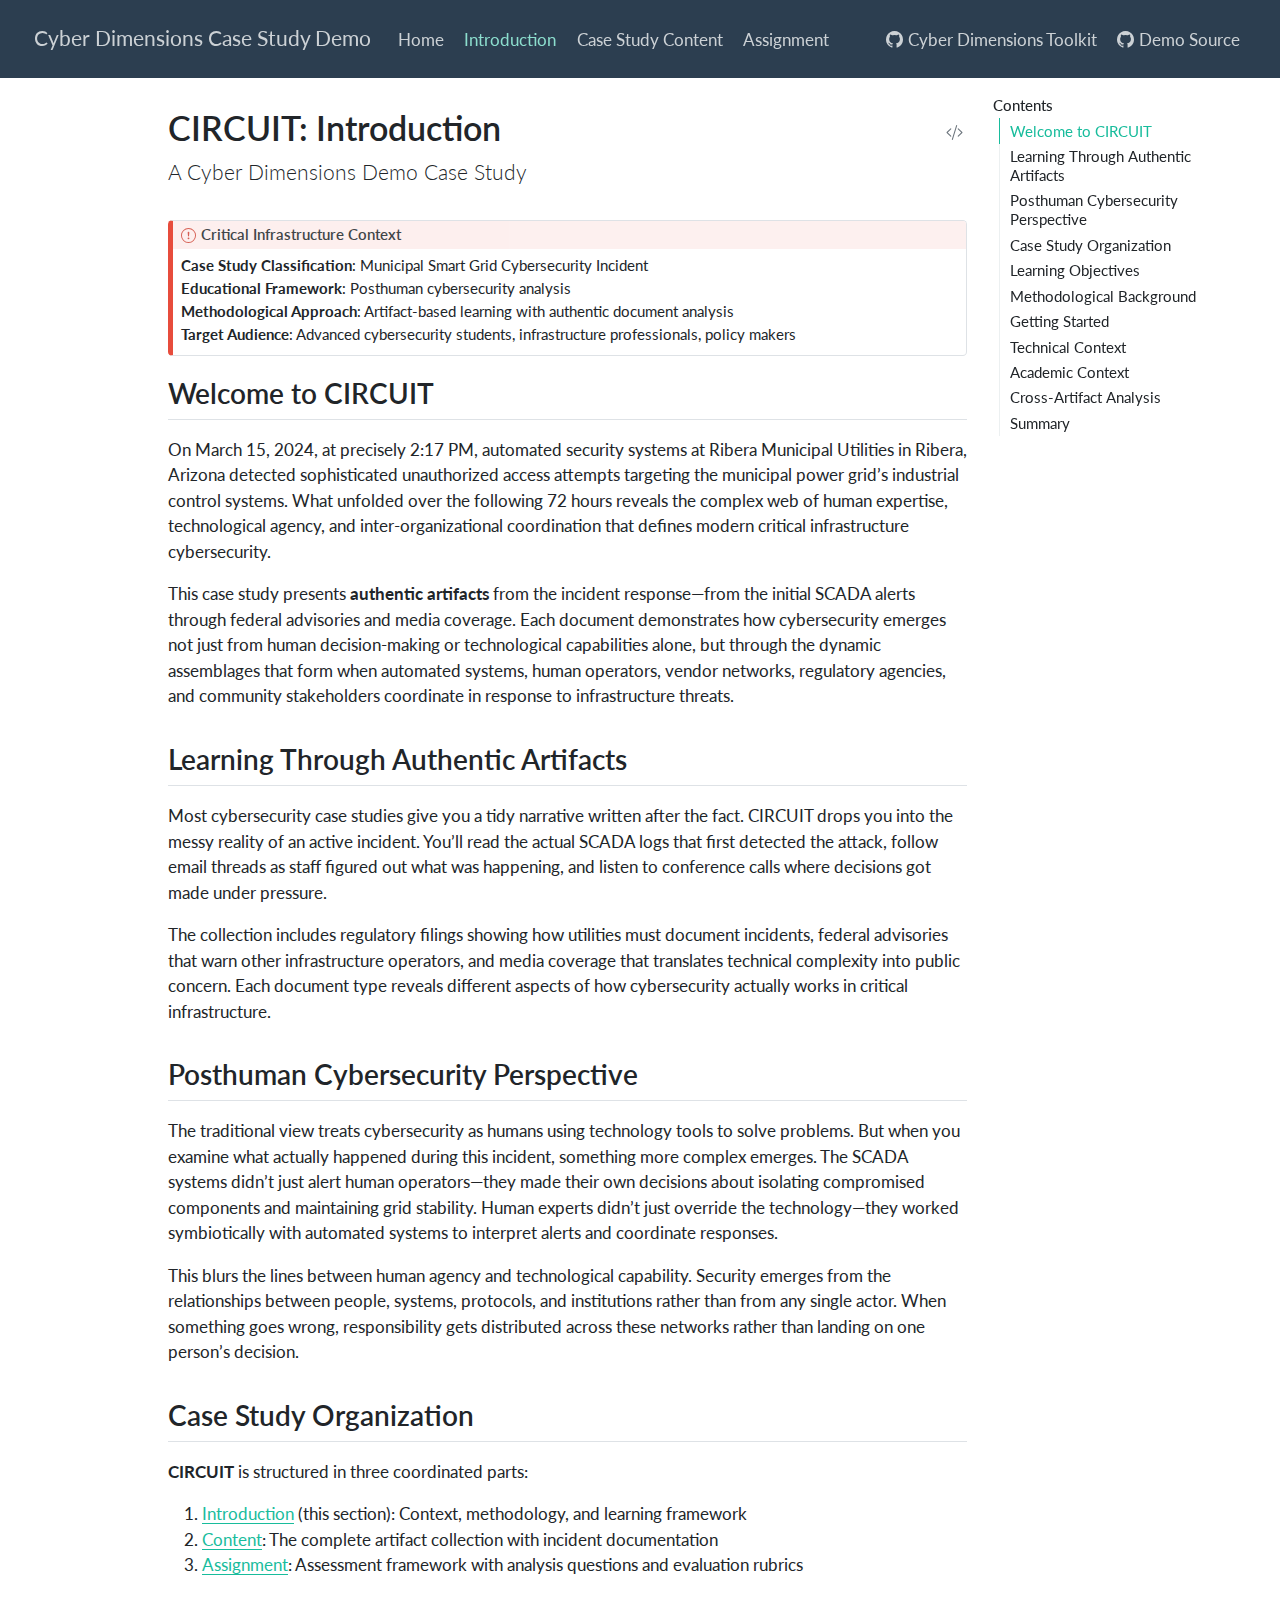
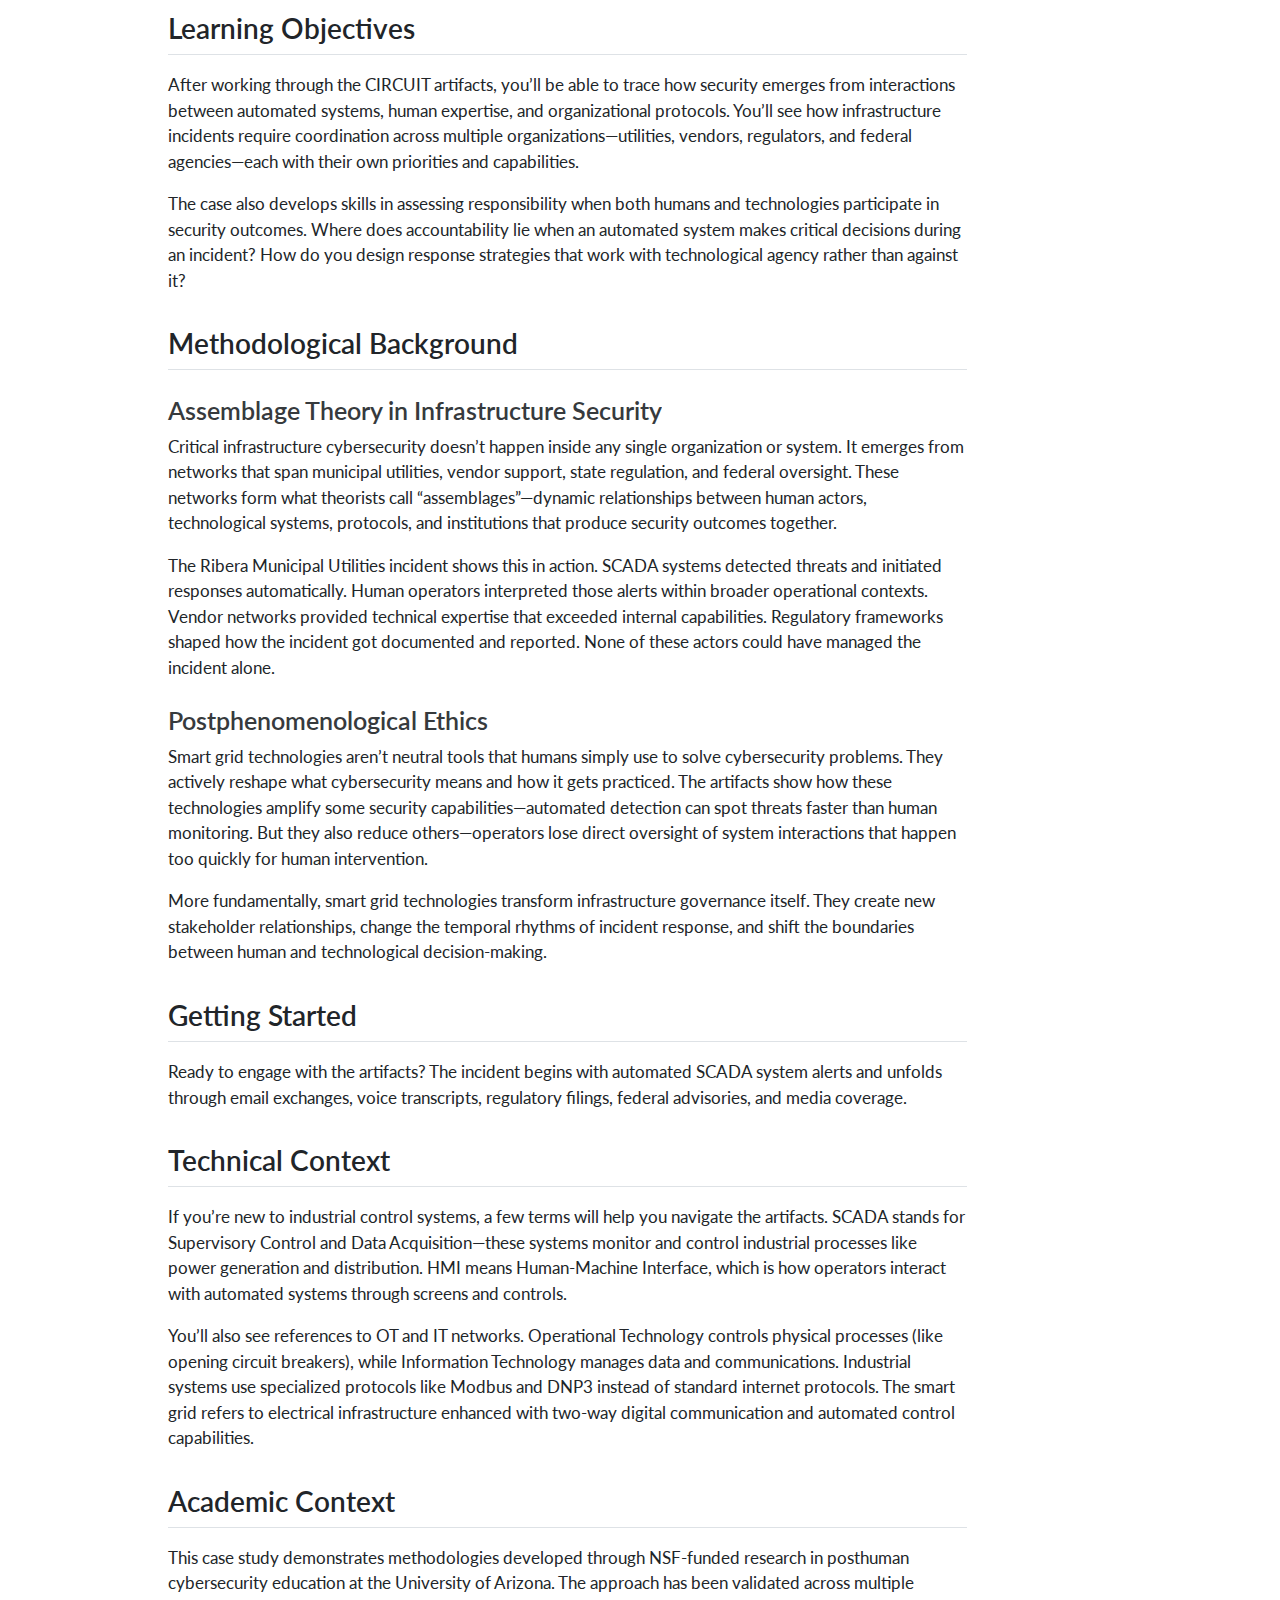
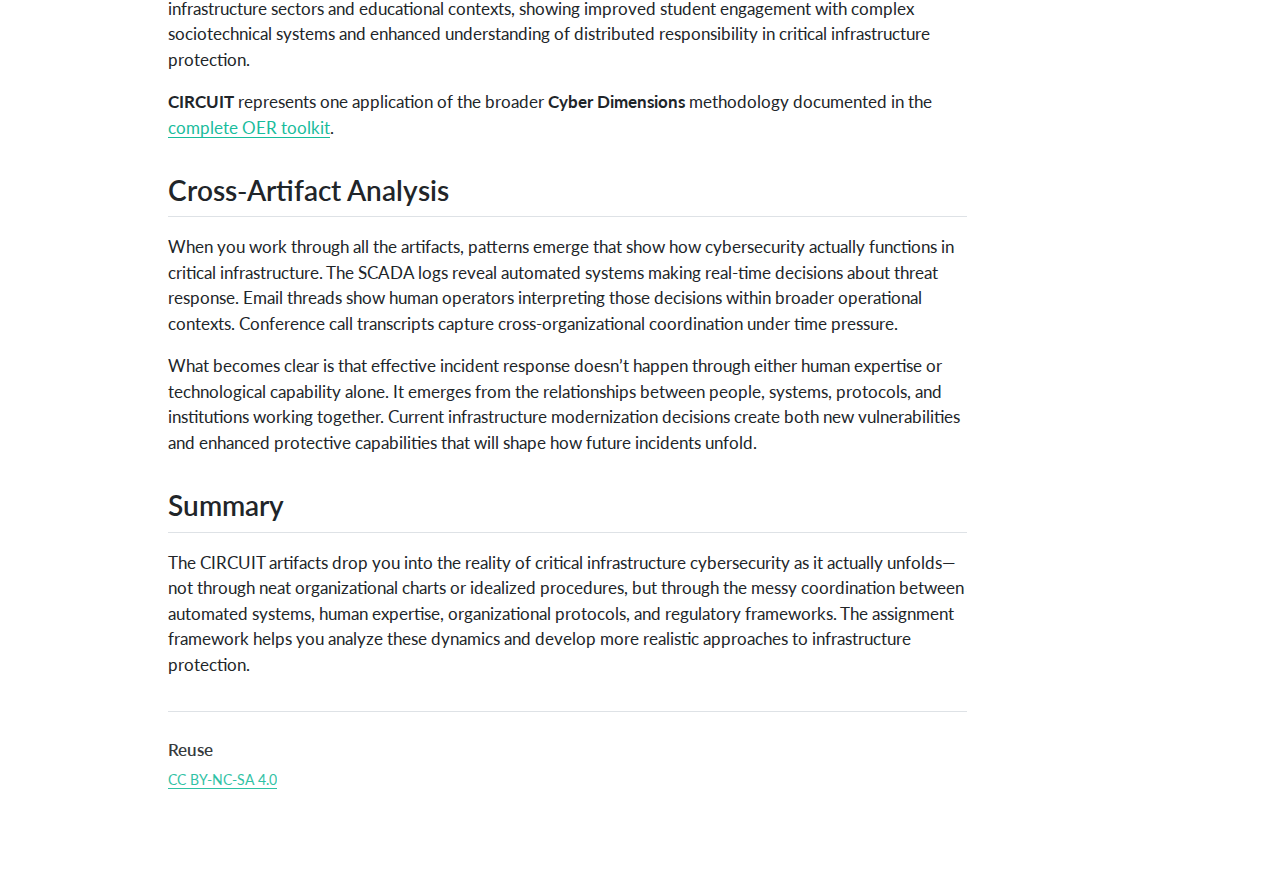
<file: docs/circuit-intro.html>
<!DOCTYPE html>
<html xmlns="http://www.w3.org/1999/xhtml" lang="en" xml:lang="en"><head>

<meta charset="utf-8">
<meta name="generator" content="quarto-1.8.19">

<meta name="viewport" content="width=device-width, initial-scale=1.0, user-scalable=yes">


<title>CIRCUIT: Introduction – Cyber Dimensions Case Study Demo</title>
<style>
code{white-space: pre-wrap;}
span.smallcaps{font-variant: small-caps;}
div.columns{display: flex; gap: min(4vw, 1.5em);}
div.column{flex: auto; overflow-x: auto;}
div.hanging-indent{margin-left: 1.5em; text-indent: -1.5em;}
ul.task-list{list-style: none;}
ul.task-list li input[type="checkbox"] {
  width: 0.8em;
  margin: 0 0.8em 0.2em -1em; /* quarto-specific, see https://github.com/quarto-dev/quarto-cli/issues/4556 */ 
  vertical-align: middle;
}
/* CSS for syntax highlighting */
html { -webkit-text-size-adjust: 100%; }
pre > code.sourceCode { white-space: pre; position: relative; }
pre > code.sourceCode > span { display: inline-block; line-height: 1.25; }
pre > code.sourceCode > span:empty { height: 1.2em; }
.sourceCode { overflow: visible; }
code.sourceCode > span { color: inherit; text-decoration: inherit; }
div.sourceCode { margin: 1em 0; }
pre.sourceCode { margin: 0; }
@media screen {
div.sourceCode { overflow: auto; }
}
@media print {
pre > code.sourceCode { white-space: pre-wrap; }
pre > code.sourceCode > span { text-indent: -5em; padding-left: 5em; }
}
pre.numberSource code
  { counter-reset: source-line 0; }
pre.numberSource code > span
  { position: relative; left: -4em; counter-increment: source-line; }
pre.numberSource code > span > a:first-child::before
  { content: counter(source-line);
    position: relative; left: -1em; text-align: right; vertical-align: baseline;
    border: none; display: inline-block;
    -webkit-touch-callout: none; -webkit-user-select: none;
    -khtml-user-select: none; -moz-user-select: none;
    -ms-user-select: none; user-select: none;
    padding: 0 4px; width: 4em;
  }
pre.numberSource { margin-left: 3em;  padding-left: 4px; }
div.sourceCode
  {   }
@media screen {
pre > code.sourceCode > span > a:first-child::before { text-decoration: underline; }
}
</style>


<script src="site_libs/quarto-nav/quarto-nav.js"></script>
<script src="site_libs/quarto-nav/headroom.min.js"></script>
<script src="site_libs/clipboard/clipboard.min.js"></script>
<script src="site_libs/quarto-search/autocomplete.umd.js"></script>
<script src="site_libs/quarto-search/fuse.min.js"></script>
<script src="site_libs/quarto-search/quarto-search.js"></script>
<meta name="quarto:offset" content="./">
<script src="site_libs/quarto-html/quarto.js" type="module"></script>
<script src="site_libs/quarto-html/tabsets/tabsets.js" type="module"></script>
<script src="site_libs/quarto-html/axe/axe-check.js" type="module"></script>
<script src="site_libs/quarto-html/popper.min.js"></script>
<script src="site_libs/quarto-html/tippy.umd.min.js"></script>
<script src="site_libs/quarto-html/anchor.min.js"></script>
<link href="site_libs/quarto-html/tippy.css" rel="stylesheet">
<link href="site_libs/quarto-html/quarto-syntax-highlighting-46eeb4c476de49ef7df495821a6125d9.css" rel="stylesheet" id="quarto-text-highlighting-styles">
<script src="site_libs/bootstrap/bootstrap.min.js"></script>
<link href="site_libs/bootstrap/bootstrap-icons.css" rel="stylesheet">
<link href="site_libs/bootstrap/bootstrap-b989353551f6dac7ef77f7022ac690ef.min.css" rel="stylesheet" append-hash="true" id="quarto-bootstrap" data-mode="light">
<script id="quarto-search-options" type="application/json">{
  "location": "navbar",
  "copy-button": false,
  "collapse-after": 3,
  "panel-placement": "end",
  "type": "overlay",
  "limit": 50,
  "keyboard-shortcut": [
    "f",
    "/",
    "s"
  ],
  "show-item-context": false,
  "language": {
    "search-no-results-text": "No results",
    "search-matching-documents-text": "matching documents",
    "search-copy-link-title": "Copy link to search",
    "search-hide-matches-text": "Hide additional matches",
    "search-more-match-text": "more match in this document",
    "search-more-matches-text": "more matches in this document",
    "search-clear-button-title": "Clear",
    "search-text-placeholder": "",
    "search-detached-cancel-button-title": "Cancel",
    "search-submit-button-title": "Submit",
    "search-label": "Search"
  }
}</script>
<style>html{ scroll-behavior: smooth; }</style>
<style>
div.callout-cognitive-load-alert.callout {
  border-left-color: #a94442;
}
div.callout-cognitive-load-alert.callout-style-default > .callout-header {
  background-color: rgba(169, 68, 66, 0.13);
}
div.callout-cognitive-load-alert .callout-toggle::before {  background-image: url('data:image/svg+xml,<svg xmlns="http://www.w3.org/2000/svg" width="16" height="16" fill="rgb(33, 37, 41)" class="bi bi-chevron-down" viewBox="0 0 16 16"><path fill-rule="evenodd" d="M1.646 4.646a.5.5 0 0 1 .708 0L8 10.293l5.646-5.647a.5.5 0 0 1 .708.708l-6 6a.5.5 0 0 1-.708 0l-6-6a.5.5 0 0 1 0-.708z"/></svg>');}
div.callout-cognitive-load-alert.callout-style-default .callout-icon::before, div.callout-cognitive-load-alert.callout-titled .callout-icon::before {
  content: '🧠';
  background-image: none;
}
div.callout-assessment-strategy.callout {
  border-left-color: #c88a3f;
}
div.callout-assessment-strategy.callout-style-default > .callout-header {
  background-color: rgba(200, 138, 63, 0.13);
}
div.callout-assessment-strategy .callout-toggle::before {  background-image: url('data:image/svg+xml,<svg xmlns="http://www.w3.org/2000/svg" width="16" height="16" fill="rgb(33, 37, 41)" class="bi bi-chevron-down" viewBox="0 0 16 16"><path fill-rule="evenodd" d="M1.646 4.646a.5.5 0 0 1 .708 0L8 10.293l5.646-5.647a.5.5 0 0 1 .708.708l-6 6a.5.5 0 0 1-.708 0l-6-6a.5.5 0 0 1 0-.708z"/></svg>');}
div.callout-assessment-strategy.callout-style-default .callout-icon::before, div.callout-assessment-strategy.callout-titled .callout-icon::before {
  content: '📋';
  background-image: none;
}
div.callout-implementation-guidance.callout {
  border-left-color: #736355;
}
div.callout-implementation-guidance.callout-style-default > .callout-header {
  background-color: rgba(115, 99, 85, 0.13);
}
div.callout-implementation-guidance .callout-toggle::before {  background-image: url('data:image/svg+xml,<svg xmlns="http://www.w3.org/2000/svg" width="16" height="16" fill="rgb(33, 37, 41)" class="bi bi-chevron-down" viewBox="0 0 16 16"><path fill-rule="evenodd" d="M1.646 4.646a.5.5 0 0 1 .708 0L8 10.293l5.646-5.647a.5.5 0 0 1 .708.708l-6 6a.5.5 0 0 1-.708 0l-6-6a.5.5 0 0 1 0-.708z"/></svg>');}
div.callout-implementation-guidance.callout-style-default .callout-icon::before, div.callout-implementation-guidance.callout-titled .callout-icon::before {
  content: '🔧';
  background-image: none;
}
div.callout-scaffolding-tip.callout {
  border-left-color: #5a7d5a;
}
div.callout-scaffolding-tip.callout-style-default > .callout-header {
  background-color: rgba(90, 125, 90, 0.13);
}
div.callout-scaffolding-tip .callout-toggle::before {  background-image: url('data:image/svg+xml,<svg xmlns="http://www.w3.org/2000/svg" width="16" height="16" fill="rgb(33, 37, 41)" class="bi bi-chevron-down" viewBox="0 0 16 16"><path fill-rule="evenodd" d="M1.646 4.646a.5.5 0 0 1 .708 0L8 10.293l5.646-5.647a.5.5 0 0 1 .708.708l-6 6a.5.5 0 0 1-.708 0l-6-6a.5.5 0 0 1 0-.708z"/></svg>');}
div.callout-scaffolding-tip.callout-style-default .callout-icon::before, div.callout-scaffolding-tip.callout-titled .callout-icon::before {
  content: '🏗️';
  background-image: none;
}
div.callout-learner-experience.callout {
  border-left-color: #8a7c6f;
}
div.callout-learner-experience.callout-style-default > .callout-header {
  background-color: rgba(138, 124, 111, 0.13);
}
div.callout-learner-experience .callout-toggle::before {  background-image: url('data:image/svg+xml,<svg xmlns="http://www.w3.org/2000/svg" width="16" height="16" fill="rgb(33, 37, 41)" class="bi bi-chevron-down" viewBox="0 0 16 16"><path fill-rule="evenodd" d="M1.646 4.646a.5.5 0 0 1 .708 0L8 10.293l5.646-5.647a.5.5 0 0 1 .708.708l-6 6a.5.5 0 0 1-.708 0l-6-6a.5.5 0 0 1 0-.708z"/></svg>');}
div.callout-learner-experience.callout-style-default .callout-icon::before, div.callout-learner-experience.callout-titled .callout-icon::before {
  content: '👤';
  background-image: none;
}
div.callout-evidence-base.callout {
  border-left-color: #4a6e8a;
}
div.callout-evidence-base.callout-style-default > .callout-header {
  background-color: rgba(74, 110, 138, 0.13);
}
div.callout-evidence-base .callout-toggle::before {  background-image: url('data:image/svg+xml,<svg xmlns="http://www.w3.org/2000/svg" width="16" height="16" fill="rgb(33, 37, 41)" class="bi bi-chevron-down" viewBox="0 0 16 16"><path fill-rule="evenodd" d="M1.646 4.646a.5.5 0 0 1 .708 0L8 10.293l5.646-5.647a.5.5 0 0 1 .708.708l-6 6a.5.5 0 0 1-.708 0l-6-6a.5.5 0 0 1 0-.708z"/></svg>');}
div.callout-evidence-base.callout-style-default .callout-icon::before, div.callout-evidence-base.callout-titled .callout-icon::before {
  content: '📊';
  background-image: none;
}
div.callout-pedagogical-consideration.callout {
  border-left-color: #4a6e8a;
}
div.callout-pedagogical-consideration.callout-style-default > .callout-header {
  background-color: rgba(74, 110, 138, 0.13);
}
div.callout-pedagogical-consideration .callout-toggle::before {  background-image: url('data:image/svg+xml,<svg xmlns="http://www.w3.org/2000/svg" width="16" height="16" fill="rgb(33, 37, 41)" class="bi bi-chevron-down" viewBox="0 0 16 16"><path fill-rule="evenodd" d="M1.646 4.646a.5.5 0 0 1 .708 0L8 10.293l5.646-5.647a.5.5 0 0 1 .708.708l-6 6a.5.5 0 0 1-.708 0l-6-6a.5.5 0 0 1 0-.708z"/></svg>');}
div.callout-pedagogical-consideration.callout-style-default .callout-icon::before, div.callout-pedagogical-consideration.callout-titled .callout-icon::before {
  content: '🎓';
  background-image: none;
}
div.callout-theoretical-foundation.callout {
  border-left-color: #594a3d;
}
div.callout-theoretical-foundation.callout-style-default > .callout-header {
  background-color: rgba(89, 74, 61, 0.13);
}
div.callout-theoretical-foundation .callout-toggle::before {  background-image: url('data:image/svg+xml,<svg xmlns="http://www.w3.org/2000/svg" width="16" height="16" fill="rgb(33, 37, 41)" class="bi bi-chevron-down" viewBox="0 0 16 16"><path fill-rule="evenodd" d="M1.646 4.646a.5.5 0 0 1 .708 0L8 10.293l5.646-5.647a.5.5 0 0 1 .708.708l-6 6a.5.5 0 0 1-.708 0l-6-6a.5.5 0 0 1 0-.708z"/></svg>');}
div.callout-theoretical-foundation.callout-style-default .callout-icon::before, div.callout-theoretical-foundation.callout-titled .callout-icon::before {
  content: '🏛️';
  background-image: none;
}
</style>


</head>

<body class="nav-fixed quarto-light">

<div id="quarto-search-results"></div>
  <header id="quarto-header" class="headroom fixed-top">
    <nav class="navbar navbar-expand-lg " data-bs-theme="dark">
      <div class="navbar-container container-fluid">
      <div class="navbar-brand-container mx-auto">
    <a href="./index.html" class="navbar-brand navbar-brand-logo">
    </a>
    <a class="navbar-brand" href="./index.html">
    <span class="navbar-title">Cyber Dimensions Case Study Demo</span>
    </a>
  </div>
          <button class="navbar-toggler" type="button" data-bs-toggle="collapse" data-bs-target="#navbarCollapse" aria-controls="navbarCollapse" role="menu" aria-expanded="false" aria-label="Toggle navigation" onclick="if (window.quartoToggleHeadroom) { window.quartoToggleHeadroom(); }">
  <span class="navbar-toggler-icon"></span>
</button>
          <div class="collapse navbar-collapse" id="navbarCollapse">
            <ul class="navbar-nav navbar-nav-scroll me-auto">
  <li class="nav-item">
    <a class="nav-link" href="./index.html"> 
<span class="menu-text">Home</span></a>
  </li>  
  <li class="nav-item">
    <a class="nav-link active" href="./circuit-intro.html" aria-current="page"> 
<span class="menu-text">Introduction</span></a>
  </li>  
  <li class="nav-item">
    <a class="nav-link" href="./circuit-content.html"> 
<span class="menu-text">Case Study Content</span></a>
  </li>  
  <li class="nav-item">
    <a class="nav-link" href="./circuit-assignment.html"> 
<span class="menu-text">Assignment</span></a>
  </li>  
</ul>
            <ul class="navbar-nav navbar-nav-scroll ms-auto">
  <li class="nav-item">
    <a class="nav-link" href="https://github.com/ryanstraight/cyber-dimensions-oer"> <i class="bi bi-github" role="img">
</i> 
<span class="menu-text">Cyber Dimensions Toolkit</span></a>
  </li>  
  <li class="nav-item">
    <a class="nav-link" href="https://github.com/ryanstraight/cyber-dimensions-demo"> <i class="bi bi-github" role="img">
</i> 
<span class="menu-text">Demo Source</span></a>
  </li>  
</ul>
          </div> <!-- /navcollapse -->
            <div class="quarto-navbar-tools">
</div>
      </div> <!-- /container-fluid -->
    </nav>
</header>
<!-- content -->
<div id="quarto-content" class="quarto-container page-columns page-rows-contents page-layout-article page-navbar">
<!-- sidebar -->
<!-- margin-sidebar -->
    <div id="quarto-margin-sidebar" class="sidebar margin-sidebar">
        <nav id="TOC" role="doc-toc" class="toc-active">
    <h2 id="toc-title">Contents</h2>
   
  <ul>
  <li><a href="#welcome-to-circuit" id="toc-welcome-to-circuit" class="nav-link active" data-scroll-target="#welcome-to-circuit">Welcome to CIRCUIT</a></li>
  <li><a href="#learning-through-authentic-artifacts" id="toc-learning-through-authentic-artifacts" class="nav-link" data-scroll-target="#learning-through-authentic-artifacts">Learning Through Authentic Artifacts</a></li>
  <li><a href="#posthuman-cybersecurity-perspective" id="toc-posthuman-cybersecurity-perspective" class="nav-link" data-scroll-target="#posthuman-cybersecurity-perspective">Posthuman Cybersecurity Perspective</a></li>
  <li><a href="#case-study-organization" id="toc-case-study-organization" class="nav-link" data-scroll-target="#case-study-organization">Case Study Organization</a></li>
  <li><a href="#sec-learning-objectives" id="toc-sec-learning-objectives" class="nav-link" data-scroll-target="#sec-learning-objectives">Learning Objectives</a></li>
  <li><a href="#methodological-background" id="toc-methodological-background" class="nav-link" data-scroll-target="#methodological-background">Methodological Background</a>
  <ul class="collapse">
  <li><a href="#assemblage-theory-in-infrastructure-security" id="toc-assemblage-theory-in-infrastructure-security" class="nav-link" data-scroll-target="#assemblage-theory-in-infrastructure-security">Assemblage Theory in Infrastructure Security</a></li>
  <li><a href="#postphenomenological-ethics" id="toc-postphenomenological-ethics" class="nav-link" data-scroll-target="#postphenomenological-ethics">Postphenomenological Ethics</a></li>
  </ul></li>
  <li><a href="#getting-started" id="toc-getting-started" class="nav-link" data-scroll-target="#getting-started">Getting Started</a></li>
  <li><a href="#technical-context" id="toc-technical-context" class="nav-link" data-scroll-target="#technical-context">Technical Context</a></li>
  <li><a href="#academic-context" id="toc-academic-context" class="nav-link" data-scroll-target="#academic-context">Academic Context</a></li>
  <li><a href="#cross-artifact-analysis" id="toc-cross-artifact-analysis" class="nav-link" data-scroll-target="#cross-artifact-analysis">Cross-Artifact Analysis</a></li>
  <li><a href="#summary" id="toc-summary" class="nav-link" data-scroll-target="#summary">Summary</a></li>
  </ul>
</nav>
    </div>
<!-- main -->
<main class="content" id="quarto-document-content">

<header id="title-block-header" class="quarto-title-block default">
<div class="quarto-title">
<div class="quarto-title-block"><div><h1 class="title">CIRCUIT: Introduction</h1><button type="button" class="btn code-tools-button" id="quarto-code-tools-source"><i class="bi"></i></button></div></div>
<p class="subtitle lead">A Cyber Dimensions Demo Case Study</p>
</div>



<div class="quarto-title-meta">

    
  
    
  </div>
  


</header>


<div class="callout callout-style-default callout-important callout-titled" title="Critical Infrastructure Context">
<div class="callout-header d-flex align-content-center">
<div class="callout-icon-container">
<i class="callout-icon"></i>
</div>
<div class="callout-title-container flex-fill">
<span class="screen-reader-only">Important</span>Critical Infrastructure Context
</div>
</div>
<div class="callout-body-container callout-body">
<p><strong>Case Study Classification</strong>: Municipal Smart Grid Cybersecurity Incident<br>
<strong>Educational Framework</strong>: Posthuman cybersecurity analysis<br>
<strong>Methodological Approach</strong>: Artifact-based learning with authentic document analysis<br>
<strong>Target Audience</strong>: Advanced cybersecurity students, infrastructure professionals, policy makers</p>
</div>
</div>
<section id="welcome-to-circuit" class="level2">
<h2 class="anchored" data-anchor-id="welcome-to-circuit">Welcome to CIRCUIT</h2>
<p>On March 15, 2024, at precisely 2:17 PM, automated security systems at Ribera Municipal Utilities in Ribera, Arizona detected sophisticated unauthorized access attempts targeting the municipal power grid’s industrial control systems. What unfolded over the following 72 hours reveals the complex web of human expertise, technological agency, and inter-organizational coordination that defines modern critical infrastructure cybersecurity.</p>
<p>This case study presents <strong>authentic artifacts</strong> from the incident response—from the initial SCADA alerts through federal advisories and media coverage. Each document demonstrates how cybersecurity emerges not just from human decision-making or technological capabilities alone, but through the dynamic assemblages that form when automated systems, human operators, vendor networks, regulatory agencies, and community stakeholders coordinate in response to infrastructure threats.</p>
</section>
<section id="learning-through-authentic-artifacts" class="level2">
<h2 class="anchored" data-anchor-id="learning-through-authentic-artifacts">Learning Through Authentic Artifacts</h2>
<p>Most cybersecurity case studies give you a tidy narrative written after the fact. CIRCUIT drops you into the messy reality of an active incident. You’ll read the actual SCADA logs that first detected the attack, follow email threads as staff figured out what was happening, and listen to conference calls where decisions got made under pressure.</p>
<p>The collection includes regulatory filings showing how utilities must document incidents, federal advisories that warn other infrastructure operators, and media coverage that translates technical complexity into public concern. Each document type reveals different aspects of how cybersecurity actually works in critical infrastructure.</p>
</section>
<section id="posthuman-cybersecurity-perspective" class="level2">
<h2 class="anchored" data-anchor-id="posthuman-cybersecurity-perspective">Posthuman Cybersecurity Perspective</h2>
<p>The traditional view treats cybersecurity as humans using technology tools to solve problems. But when you examine what actually happened during this incident, something more complex emerges. The SCADA systems didn’t just alert human operators—they made their own decisions about isolating compromised components and maintaining grid stability. Human experts didn’t just override the technology—they worked symbiotically with automated systems to interpret alerts and coordinate responses.</p>
<p>This blurs the lines between human agency and technological capability. Security emerges from the relationships between people, systems, protocols, and institutions rather than from any single actor. When something goes wrong, responsibility gets distributed across these networks rather than landing on one person’s decision.</p>
</section>
<section id="case-study-organization" class="level2">
<h2 class="anchored" data-anchor-id="case-study-organization">Case Study Organization</h2>
<p><strong>CIRCUIT</strong> is structured in three coordinated parts:</p>
<ol type="1">
<li><strong><a href="./circuit-intro.html">Introduction</a></strong> (this section): Context, methodology, and learning framework</li>
<li><strong><a href="./circuit-content.html">Content</a></strong>: The complete artifact collection with incident documentation</li>
<li><strong><a href="./circuit-assignment.html">Assignment</a></strong>: Assessment framework with analysis questions and evaluation rubrics</li>
</ol>
</section>
<section id="sec-learning-objectives" class="level2">
<h2 class="anchored" data-anchor-id="sec-learning-objectives">Learning Objectives</h2>
<p>After working through the CIRCUIT artifacts, you’ll be able to trace how security emerges from interactions between automated systems, human expertise, and organizational protocols. You’ll see how infrastructure incidents require coordination across multiple organizations—utilities, vendors, regulators, and federal agencies—each with their own priorities and capabilities.</p>
<p>The case also develops skills in assessing responsibility when both humans and technologies participate in security outcomes. Where does accountability lie when an automated system makes critical decisions during an incident? How do you design response strategies that work with technological agency rather than against it?</p>
</section>
<section id="methodological-background" class="level2">
<h2 class="anchored" data-anchor-id="methodological-background">Methodological Background</h2>
<section id="assemblage-theory-in-infrastructure-security" class="level3">
<h3 class="anchored" data-anchor-id="assemblage-theory-in-infrastructure-security">Assemblage Theory in Infrastructure Security</h3>
<p>Critical infrastructure cybersecurity doesn’t happen inside any single organization or system. It emerges from networks that span municipal utilities, vendor support, state regulation, and federal oversight. These networks form what theorists call “assemblages”—dynamic relationships between human actors, technological systems, protocols, and institutions that produce security outcomes together.</p>
<p>The Ribera Municipal Utilities incident shows this in action. SCADA systems detected threats and initiated responses automatically. Human operators interpreted those alerts within broader operational contexts. Vendor networks provided technical expertise that exceeded internal capabilities. Regulatory frameworks shaped how the incident got documented and reported. None of these actors could have managed the incident alone.</p>
</section>
<section id="postphenomenological-ethics" class="level3">
<h3 class="anchored" data-anchor-id="postphenomenological-ethics">Postphenomenological Ethics</h3>
<p>Smart grid technologies aren’t neutral tools that humans simply use to solve cybersecurity problems. They actively reshape what cybersecurity means and how it gets practiced. The artifacts show how these technologies amplify some security capabilities—automated detection can spot threats faster than human monitoring. But they also reduce others—operators lose direct oversight of system interactions that happen too quickly for human intervention.</p>
<p>More fundamentally, smart grid technologies transform infrastructure governance itself. They create new stakeholder relationships, change the temporal rhythms of incident response, and shift the boundaries between human and technological decision-making.</p>
</section>
</section>
<section id="getting-started" class="level2">
<h2 class="anchored" data-anchor-id="getting-started">Getting Started</h2>
<p>Ready to engage with the artifacts? The incident begins with automated SCADA system alerts and unfolds through email exchanges, voice transcripts, regulatory filings, federal advisories, and media coverage.</p>
</section>
<section id="technical-context" class="level2">
<h2 class="anchored" data-anchor-id="technical-context">Technical Context</h2>
<p>If you’re new to industrial control systems, a few terms will help you navigate the artifacts. SCADA stands for Supervisory Control and Data Acquisition—these systems monitor and control industrial processes like power generation and distribution. HMI means Human-Machine Interface, which is how operators interact with automated systems through screens and controls.</p>
<p>You’ll also see references to OT and IT networks. Operational Technology controls physical processes (like opening circuit breakers), while Information Technology manages data and communications. Industrial systems use specialized protocols like Modbus and DNP3 instead of standard internet protocols. The smart grid refers to electrical infrastructure enhanced with two-way digital communication and automated control capabilities.</p>
</section>
<section id="academic-context" class="level2">
<h2 class="anchored" data-anchor-id="academic-context">Academic Context</h2>
<p>This case study demonstrates methodologies developed through NSF-funded research in posthuman cybersecurity education at the University of Arizona. The approach has been validated across multiple infrastructure sectors and educational contexts, showing improved student engagement with complex sociotechnical systems and enhanced understanding of distributed responsibility in critical infrastructure protection.</p>
<p><strong>CIRCUIT</strong> represents one application of the broader <strong>Cyber Dimensions</strong> methodology documented in the <a href="https://ryanstraight.github.io/cyber-dimensions-oer">complete OER toolkit</a>.</p>
</section>
<section id="cross-artifact-analysis" class="level2">
<h2 class="anchored" data-anchor-id="cross-artifact-analysis">Cross-Artifact Analysis</h2>
<p>When you work through all the artifacts, patterns emerge that show how cybersecurity actually functions in critical infrastructure. The SCADA logs reveal automated systems making real-time decisions about threat response. Email threads show human operators interpreting those decisions within broader operational contexts. Conference call transcripts capture cross-organizational coordination under time pressure.</p>
<p>What becomes clear is that effective incident response doesn’t happen through either human expertise or technological capability alone. It emerges from the relationships between people, systems, protocols, and institutions working together. Current infrastructure modernization decisions create both new vulnerabilities and enhanced protective capabilities that will shape how future incidents unfold.</p>
</section>
<section id="summary" class="level2">
<h2 class="anchored" data-anchor-id="summary">Summary</h2>
<p>The CIRCUIT artifacts drop you into the reality of critical infrastructure cybersecurity as it actually unfolds—not through neat organizational charts or idealized procedures, but through the messy coordination between automated systems, human expertise, organizational protocols, and regulatory frameworks. The assignment framework helps you analyze these dynamics and develop more realistic approaches to infrastructure protection.</p>


<!-- -->

</section>

<div id="quarto-appendix" class="default"><section class="quarto-appendix-contents" id="quarto-reuse"><h2 class="anchored quarto-appendix-heading">Reuse</h2><div class="quarto-appendix-contents"><div><a rel="license" href="https://creativecommons.org/licenses/by-nc-sa/4.0/">CC BY-NC-SA 4.0</a></div></div></section></div></main> <!-- /main -->
<script id="quarto-html-after-body" type="application/javascript">
  window.document.addEventListener("DOMContentLoaded", function (event) {
    const icon = "";
    const anchorJS = new window.AnchorJS();
    anchorJS.options = {
      placement: 'right',
      icon: icon
    };
    anchorJS.add('.anchored');
    const isCodeAnnotation = (el) => {
      for (const clz of el.classList) {
        if (clz.startsWith('code-annotation-')) {                     
          return true;
        }
      }
      return false;
    }
    const onCopySuccess = function(e) {
      // button target
      const button = e.trigger;
      // don't keep focus
      button.blur();
      // flash "checked"
      button.classList.add('code-copy-button-checked');
      var currentTitle = button.getAttribute("title");
      button.setAttribute("title", "Copied!");
      let tooltip;
      if (window.bootstrap) {
        button.setAttribute("data-bs-toggle", "tooltip");
        button.setAttribute("data-bs-placement", "left");
        button.setAttribute("data-bs-title", "Copied!");
        tooltip = new bootstrap.Tooltip(button, 
          { trigger: "manual", 
            customClass: "code-copy-button-tooltip",
            offset: [0, -8]});
        tooltip.show();    
      }
      setTimeout(function() {
        if (tooltip) {
          tooltip.hide();
          button.removeAttribute("data-bs-title");
          button.removeAttribute("data-bs-toggle");
          button.removeAttribute("data-bs-placement");
        }
        button.setAttribute("title", currentTitle);
        button.classList.remove('code-copy-button-checked');
      }, 1000);
      // clear code selection
      e.clearSelection();
    }
    const getTextToCopy = function(trigger) {
        const codeEl = trigger.previousElementSibling.cloneNode(true);
        for (const childEl of codeEl.children) {
          if (isCodeAnnotation(childEl)) {
            childEl.remove();
          }
        }
        return codeEl.innerText;
    }
    const clipboard = new window.ClipboardJS('.code-copy-button:not([data-in-quarto-modal])', {
      text: getTextToCopy
    });
    clipboard.on('success', onCopySuccess);
    if (window.document.getElementById('quarto-embedded-source-code-modal')) {
      const clipboardModal = new window.ClipboardJS('.code-copy-button[data-in-quarto-modal]', {
        text: getTextToCopy,
        container: window.document.getElementById('quarto-embedded-source-code-modal')
      });
      clipboardModal.on('success', onCopySuccess);
    }
    const viewSource = window.document.getElementById('quarto-view-source') ||
                       window.document.getElementById('quarto-code-tools-source');
    if (viewSource) {
      const sourceUrl = viewSource.getAttribute("data-quarto-source-url");
      viewSource.addEventListener("click", function(e) {
        if (sourceUrl) {
          // rstudio viewer pane
          if (/\bcapabilities=\b/.test(window.location)) {
            window.open(sourceUrl);
          } else {
            window.location.href = sourceUrl;
          }
        } else {
          const modal = new bootstrap.Modal(document.getElementById('quarto-embedded-source-code-modal'));
          modal.show();
        }
        return false;
      });
    }
    function toggleCodeHandler(show) {
      return function(e) {
        const detailsSrc = window.document.querySelectorAll(".cell > details > .sourceCode");
        for (let i=0; i<detailsSrc.length; i++) {
          const details = detailsSrc[i].parentElement;
          if (show) {
            details.open = true;
          } else {
            details.removeAttribute("open");
          }
        }
        const cellCodeDivs = window.document.querySelectorAll(".cell > .sourceCode");
        const fromCls = show ? "hidden" : "unhidden";
        const toCls = show ? "unhidden" : "hidden";
        for (let i=0; i<cellCodeDivs.length; i++) {
          const codeDiv = cellCodeDivs[i];
          if (codeDiv.classList.contains(fromCls)) {
            codeDiv.classList.remove(fromCls);
            codeDiv.classList.add(toCls);
          } 
        }
        return false;
      }
    }
    const hideAllCode = window.document.getElementById("quarto-hide-all-code");
    if (hideAllCode) {
      hideAllCode.addEventListener("click", toggleCodeHandler(false));
    }
    const showAllCode = window.document.getElementById("quarto-show-all-code");
    if (showAllCode) {
      showAllCode.addEventListener("click", toggleCodeHandler(true));
    }
      var localhostRegex = new RegExp(/^(?:http|https):\/\/localhost\:?[0-9]*\//);
      var mailtoRegex = new RegExp(/^mailto:/);
        var filterRegex = new RegExp('/' + window.location.host + '/');
      var isInternal = (href) => {
          return filterRegex.test(href) || localhostRegex.test(href) || mailtoRegex.test(href);
      }
      // Inspect non-navigation links and adorn them if external
     var links = window.document.querySelectorAll('a[href]:not(.nav-link):not(.navbar-brand):not(.toc-action):not(.sidebar-link):not(.sidebar-item-toggle):not(.pagination-link):not(.no-external):not([aria-hidden]):not(.dropdown-item):not(.quarto-navigation-tool):not(.about-link)');
      for (var i=0; i<links.length; i++) {
        const link = links[i];
        if (!isInternal(link.href)) {
          // undo the damage that might have been done by quarto-nav.js in the case of
          // links that we want to consider external
          if (link.dataset.originalHref !== undefined) {
            link.href = link.dataset.originalHref;
          }
            // target, if specified
            link.setAttribute("target", "_blank");
            if (link.getAttribute("rel") === null) {
              link.setAttribute("rel", "noopener");
            }
        }
      }
    function tippyHover(el, contentFn, onTriggerFn, onUntriggerFn) {
      const config = {
        allowHTML: true,
        maxWidth: 500,
        delay: 100,
        arrow: false,
        appendTo: function(el) {
            return el.parentElement;
        },
        interactive: true,
        interactiveBorder: 10,
        theme: 'quarto',
        placement: 'bottom-start',
      };
      if (contentFn) {
        config.content = contentFn;
      }
      if (onTriggerFn) {
        config.onTrigger = onTriggerFn;
      }
      if (onUntriggerFn) {
        config.onUntrigger = onUntriggerFn;
      }
      window.tippy(el, config); 
    }
    const noterefs = window.document.querySelectorAll('a[role="doc-noteref"]');
    for (var i=0; i<noterefs.length; i++) {
      const ref = noterefs[i];
      tippyHover(ref, function() {
        // use id or data attribute instead here
        let href = ref.getAttribute('data-footnote-href') || ref.getAttribute('href');
        try { href = new URL(href).hash; } catch {}
        const id = href.replace(/^#\/?/, "");
        const note = window.document.getElementById(id);
        if (note) {
          return note.innerHTML;
        } else {
          return "";
        }
      });
    }
    const xrefs = window.document.querySelectorAll('a.quarto-xref');
    const processXRef = (id, note) => {
      // Strip column container classes
      const stripColumnClz = (el) => {
        el.classList.remove("page-full", "page-columns");
        if (el.children) {
          for (const child of el.children) {
            stripColumnClz(child);
          }
        }
      }
      stripColumnClz(note)
      if (id === null || id.startsWith('sec-')) {
        // Special case sections, only their first couple elements
        const container = document.createElement("div");
        if (note.children && note.children.length > 2) {
          container.appendChild(note.children[0].cloneNode(true));
          for (let i = 1; i < note.children.length; i++) {
            const child = note.children[i];
            if (child.tagName === "P" && child.innerText === "") {
              continue;
            } else {
              container.appendChild(child.cloneNode(true));
              break;
            }
          }
          if (window.Quarto?.typesetMath) {
            window.Quarto.typesetMath(container);
          }
          return container.innerHTML
        } else {
          if (window.Quarto?.typesetMath) {
            window.Quarto.typesetMath(note);
          }
          return note.innerHTML;
        }
      } else {
        // Remove any anchor links if they are present
        const anchorLink = note.querySelector('a.anchorjs-link');
        if (anchorLink) {
          anchorLink.remove();
        }
        if (window.Quarto?.typesetMath) {
          window.Quarto.typesetMath(note);
        }
        if (note.classList.contains("callout")) {
          return note.outerHTML;
        } else {
          return note.innerHTML;
        }
      }
    }
    for (var i=0; i<xrefs.length; i++) {
      const xref = xrefs[i];
      tippyHover(xref, undefined, function(instance) {
        instance.disable();
        let url = xref.getAttribute('href');
        let hash = undefined; 
        if (url.startsWith('#')) {
          hash = url;
        } else {
          try { hash = new URL(url).hash; } catch {}
        }
        if (hash) {
          const id = hash.replace(/^#\/?/, "");
          const note = window.document.getElementById(id);
          if (note !== null) {
            try {
              const html = processXRef(id, note.cloneNode(true));
              instance.setContent(html);
            } finally {
              instance.enable();
              instance.show();
            }
          } else {
            // See if we can fetch this
            fetch(url.split('#')[0])
            .then(res => res.text())
            .then(html => {
              const parser = new DOMParser();
              const htmlDoc = parser.parseFromString(html, "text/html");
              const note = htmlDoc.getElementById(id);
              if (note !== null) {
                const html = processXRef(id, note);
                instance.setContent(html);
              } 
            }).finally(() => {
              instance.enable();
              instance.show();
            });
          }
        } else {
          // See if we can fetch a full url (with no hash to target)
          // This is a special case and we should probably do some content thinning / targeting
          fetch(url)
          .then(res => res.text())
          .then(html => {
            const parser = new DOMParser();
            const htmlDoc = parser.parseFromString(html, "text/html");
            const note = htmlDoc.querySelector('main.content');
            if (note !== null) {
              // This should only happen for chapter cross references
              // (since there is no id in the URL)
              // remove the first header
              if (note.children.length > 0 && note.children[0].tagName === "HEADER") {
                note.children[0].remove();
              }
              const html = processXRef(null, note);
              instance.setContent(html);
            } 
          }).finally(() => {
            instance.enable();
            instance.show();
          });
        }
      }, function(instance) {
      });
    }
        let selectedAnnoteEl;
        const selectorForAnnotation = ( cell, annotation) => {
          let cellAttr = 'data-code-cell="' + cell + '"';
          let lineAttr = 'data-code-annotation="' +  annotation + '"';
          const selector = 'span[' + cellAttr + '][' + lineAttr + ']';
          return selector;
        }
        const selectCodeLines = (annoteEl) => {
          const doc = window.document;
          const targetCell = annoteEl.getAttribute("data-target-cell");
          const targetAnnotation = annoteEl.getAttribute("data-target-annotation");
          const annoteSpan = window.document.querySelector(selectorForAnnotation(targetCell, targetAnnotation));
          const lines = annoteSpan.getAttribute("data-code-lines").split(",");
          const lineIds = lines.map((line) => {
            return targetCell + "-" + line;
          })
          let top = null;
          let height = null;
          let parent = null;
          if (lineIds.length > 0) {
              //compute the position of the single el (top and bottom and make a div)
              const el = window.document.getElementById(lineIds[0]);
              top = el.offsetTop;
              height = el.offsetHeight;
              parent = el.parentElement.parentElement;
            if (lineIds.length > 1) {
              const lastEl = window.document.getElementById(lineIds[lineIds.length - 1]);
              const bottom = lastEl.offsetTop + lastEl.offsetHeight;
              height = bottom - top;
            }
            if (top !== null && height !== null && parent !== null) {
              // cook up a div (if necessary) and position it 
              let div = window.document.getElementById("code-annotation-line-highlight");
              if (div === null) {
                div = window.document.createElement("div");
                div.setAttribute("id", "code-annotation-line-highlight");
                div.style.position = 'absolute';
                parent.appendChild(div);
              }
              div.style.top = top - 2 + "px";
              div.style.height = height + 4 + "px";
              div.style.left = 0;
              let gutterDiv = window.document.getElementById("code-annotation-line-highlight-gutter");
              if (gutterDiv === null) {
                gutterDiv = window.document.createElement("div");
                gutterDiv.setAttribute("id", "code-annotation-line-highlight-gutter");
                gutterDiv.style.position = 'absolute';
                const codeCell = window.document.getElementById(targetCell);
                const gutter = codeCell.querySelector('.code-annotation-gutter');
                gutter.appendChild(gutterDiv);
              }
              gutterDiv.style.top = top - 2 + "px";
              gutterDiv.style.height = height + 4 + "px";
            }
            selectedAnnoteEl = annoteEl;
          }
        };
        const unselectCodeLines = () => {
          const elementsIds = ["code-annotation-line-highlight", "code-annotation-line-highlight-gutter"];
          elementsIds.forEach((elId) => {
            const div = window.document.getElementById(elId);
            if (div) {
              div.remove();
            }
          });
          selectedAnnoteEl = undefined;
        };
          // Handle positioning of the toggle
      window.addEventListener(
        "resize",
        throttle(() => {
          elRect = undefined;
          if (selectedAnnoteEl) {
            selectCodeLines(selectedAnnoteEl);
          }
        }, 10)
      );
      function throttle(fn, ms) {
      let throttle = false;
      let timer;
        return (...args) => {
          if(!throttle) { // first call gets through
              fn.apply(this, args);
              throttle = true;
          } else { // all the others get throttled
              if(timer) clearTimeout(timer); // cancel #2
              timer = setTimeout(() => {
                fn.apply(this, args);
                timer = throttle = false;
              }, ms);
          }
        };
      }
        // Attach click handler to the DT
        const annoteDls = window.document.querySelectorAll('dt[data-target-cell]');
        for (const annoteDlNode of annoteDls) {
          annoteDlNode.addEventListener('click', (event) => {
            const clickedEl = event.target;
            if (clickedEl !== selectedAnnoteEl) {
              unselectCodeLines();
              const activeEl = window.document.querySelector('dt[data-target-cell].code-annotation-active');
              if (activeEl) {
                activeEl.classList.remove('code-annotation-active');
              }
              selectCodeLines(clickedEl);
              clickedEl.classList.add('code-annotation-active');
            } else {
              // Unselect the line
              unselectCodeLines();
              clickedEl.classList.remove('code-annotation-active');
            }
          });
        }
    const findCites = (el) => {
      const parentEl = el.parentElement;
      if (parentEl) {
        const cites = parentEl.dataset.cites;
        if (cites) {
          return {
            el,
            cites: cites.split(' ')
          };
        } else {
          return findCites(el.parentElement)
        }
      } else {
        return undefined;
      }
    };
    var bibliorefs = window.document.querySelectorAll('a[role="doc-biblioref"]');
    for (var i=0; i<bibliorefs.length; i++) {
      const ref = bibliorefs[i];
      const citeInfo = findCites(ref);
      if (citeInfo) {
        tippyHover(citeInfo.el, function() {
          var popup = window.document.createElement('div');
          citeInfo.cites.forEach(function(cite) {
            var citeDiv = window.document.createElement('div');
            citeDiv.classList.add('hanging-indent');
            citeDiv.classList.add('csl-entry');
            var biblioDiv = window.document.getElementById('ref-' + cite);
            if (biblioDiv) {
              citeDiv.innerHTML = biblioDiv.innerHTML;
            }
            popup.appendChild(citeDiv);
          });
          return popup.innerHTML;
        });
      }
    }
  });
  </script><div class="modal fade" id="quarto-embedded-source-code-modal" tabindex="-1" aria-labelledby="quarto-embedded-source-code-modal-label" aria-hidden="true"><div class="modal-dialog modal-dialog-scrollable"><div class="modal-content"><div class="modal-header"><h5 class="modal-title" id="quarto-embedded-source-code-modal-label">Source Code</h5><button class="btn-close" data-bs-dismiss="modal"></button></div><div class="modal-body"><div class="">
<div class="code-copy-outer-scaffold"><div class="sourceCode" id="cb1" data-shortcodes="false"><pre class="sourceCode markdown code-with-copy"><code class="sourceCode markdown"><span id="cb1-1"><a href="#cb1-1" aria-hidden="true" tabindex="-1"></a><span class="co">---</span></span>
<span id="cb1-2"><a href="#cb1-2" aria-hidden="true" tabindex="-1"></a><span class="an">title:</span><span class="co"> "CIRCUIT: Introduction"</span></span>
<span id="cb1-3"><a href="#cb1-3" aria-hidden="true" tabindex="-1"></a><span class="an">subtitle:</span><span class="co"> "A Cyber Dimensions Demo Case Study"</span></span>
<span id="cb1-4"><a href="#cb1-4" aria-hidden="true" tabindex="-1"></a><span class="co">---</span></span>
<span id="cb1-5"><a href="#cb1-5" aria-hidden="true" tabindex="-1"></a></span>
<span id="cb1-8"><a href="#cb1-8" aria-hidden="true" tabindex="-1"></a><span class="in">```{r}</span></span>
<span id="cb1-9"><a href="#cb1-9" aria-hidden="true" tabindex="-1"></a><span class="co">#| label: setup</span></span>
<span id="cb1-10"><a href="#cb1-10" aria-hidden="true" tabindex="-1"></a><span class="co">#| include: false</span></span>
<span id="cb1-11"><a href="#cb1-11" aria-hidden="true" tabindex="-1"></a><span class="co"># This chunk allows for single-file rendering for development</span></span>
<span id="cb1-12"><a href="#cb1-12" aria-hidden="true" tabindex="-1"></a><span class="fu">source</span>(<span class="st">"_scripts/solo_render.R"</span>)</span>
<span id="cb1-13"><a href="#cb1-13" aria-hidden="true" tabindex="-1"></a><span class="in">```</span></span>
<span id="cb1-14"><a href="#cb1-14" aria-hidden="true" tabindex="-1"></a></span>
<span id="cb1-15"><a href="#cb1-15" aria-hidden="true" tabindex="-1"></a>::: {.callout-important title="Critical Infrastructure Context"}</span>
<span id="cb1-16"><a href="#cb1-16" aria-hidden="true" tabindex="-1"></a></span>
<span id="cb1-17"><a href="#cb1-17" aria-hidden="true" tabindex="-1"></a>**Case Study Classification**: Municipal Smart Grid Cybersecurity Incident  </span>
<span id="cb1-18"><a href="#cb1-18" aria-hidden="true" tabindex="-1"></a>**Educational Framework**: Posthuman cybersecurity analysis  </span>
<span id="cb1-19"><a href="#cb1-19" aria-hidden="true" tabindex="-1"></a>**Methodological Approach**: Artifact-based learning with authentic document analysis  </span>
<span id="cb1-20"><a href="#cb1-20" aria-hidden="true" tabindex="-1"></a>**Target Audience**: Advanced cybersecurity students, infrastructure professionals, policy makers</span>
<span id="cb1-21"><a href="#cb1-21" aria-hidden="true" tabindex="-1"></a></span>
<span id="cb1-22"><a href="#cb1-22" aria-hidden="true" tabindex="-1"></a>:::</span>
<span id="cb1-23"><a href="#cb1-23" aria-hidden="true" tabindex="-1"></a></span>
<span id="cb1-24"><a href="#cb1-24" aria-hidden="true" tabindex="-1"></a><span class="fu">## Welcome to CIRCUIT</span></span>
<span id="cb1-25"><a href="#cb1-25" aria-hidden="true" tabindex="-1"></a></span>
<span id="cb1-26"><a href="#cb1-26" aria-hidden="true" tabindex="-1"></a>On <span class="in">`r world$incident_date`</span>, at precisely <span class="in">`r world$scada_alert_time_display`</span>, automated security systems at <span class="in">`r world$utility_name`</span> in <span class="in">`r world$city_name`</span>, <span class="in">`r world$state_name`</span> detected sophisticated unauthorized access attempts targeting the municipal power grid's industrial control systems. What unfolded over the following 72 hours reveals the complex web of human expertise, technological agency, and inter-organizational coordination that defines modern critical infrastructure cybersecurity.</span>
<span id="cb1-27"><a href="#cb1-27" aria-hidden="true" tabindex="-1"></a></span>
<span id="cb1-28"><a href="#cb1-28" aria-hidden="true" tabindex="-1"></a>This case study presents **authentic artifacts** from the incident response—from the initial SCADA alerts through federal advisories and media coverage. Each document demonstrates how cybersecurity emerges not just from human decision-making or technological capabilities alone, but through the dynamic assemblages that form when automated systems, human operators, vendor networks, regulatory agencies, and community stakeholders coordinate in response to infrastructure threats.</span>
<span id="cb1-29"><a href="#cb1-29" aria-hidden="true" tabindex="-1"></a></span>
<span id="cb1-30"><a href="#cb1-30" aria-hidden="true" tabindex="-1"></a><span class="fu">## Learning Through Authentic Artifacts</span></span>
<span id="cb1-31"><a href="#cb1-31" aria-hidden="true" tabindex="-1"></a></span>
<span id="cb1-32"><a href="#cb1-32" aria-hidden="true" tabindex="-1"></a>Most cybersecurity case studies give you a tidy narrative written after the fact. CIRCUIT drops you into the messy reality of an active incident. You'll read the actual SCADA logs that first detected the attack, follow email threads as staff figured out what was happening, and listen to conference calls where decisions got made under pressure.</span>
<span id="cb1-33"><a href="#cb1-33" aria-hidden="true" tabindex="-1"></a></span>
<span id="cb1-34"><a href="#cb1-34" aria-hidden="true" tabindex="-1"></a>The collection includes regulatory filings showing how utilities must document incidents, federal advisories that warn other infrastructure operators, and media coverage that translates technical complexity into public concern. Each document type reveals different aspects of how cybersecurity actually works in critical infrastructure.</span>
<span id="cb1-35"><a href="#cb1-35" aria-hidden="true" tabindex="-1"></a></span>
<span id="cb1-36"><a href="#cb1-36" aria-hidden="true" tabindex="-1"></a><span class="fu">## Posthuman Cybersecurity Perspective</span></span>
<span id="cb1-37"><a href="#cb1-37" aria-hidden="true" tabindex="-1"></a></span>
<span id="cb1-38"><a href="#cb1-38" aria-hidden="true" tabindex="-1"></a>The traditional view treats cybersecurity as humans using technology tools to solve problems. But when you examine what actually happened during this incident, something more complex emerges. The SCADA systems didn't just alert human operators—they made their own decisions about isolating compromised components and maintaining grid stability. Human experts didn't just override the technology—they worked symbiotically with automated systems to interpret alerts and coordinate responses.</span>
<span id="cb1-39"><a href="#cb1-39" aria-hidden="true" tabindex="-1"></a></span>
<span id="cb1-40"><a href="#cb1-40" aria-hidden="true" tabindex="-1"></a>This blurs the lines between human agency and technological capability. Security emerges from the relationships between people, systems, protocols, and institutions rather than from any single actor. When something goes wrong, responsibility gets distributed across these networks rather than landing on one person's decision.</span>
<span id="cb1-41"><a href="#cb1-41" aria-hidden="true" tabindex="-1"></a></span>
<span id="cb1-42"><a href="#cb1-42" aria-hidden="true" tabindex="-1"></a><span class="fu">## Case Study Organization</span></span>
<span id="cb1-43"><a href="#cb1-43" aria-hidden="true" tabindex="-1"></a></span>
<span id="cb1-44"><a href="#cb1-44" aria-hidden="true" tabindex="-1"></a>**CIRCUIT** is structured in three coordinated parts:</span>
<span id="cb1-45"><a href="#cb1-45" aria-hidden="true" tabindex="-1"></a></span>
<span id="cb1-46"><a href="#cb1-46" aria-hidden="true" tabindex="-1"></a><span class="ss">1. </span>**[Introduction](circuit-intro.qmd)** (this section): Context, methodology, and learning framework</span>
<span id="cb1-47"><a href="#cb1-47" aria-hidden="true" tabindex="-1"></a><span class="ss">2. </span>**[Content](circuit-content.qmd)**: The complete artifact collection with incident documentation</span>
<span id="cb1-48"><a href="#cb1-48" aria-hidden="true" tabindex="-1"></a><span class="ss">3. </span>**[Assignment](circuit-assignment.qmd)**: Assessment framework with analysis questions and evaluation rubrics</span>
<span id="cb1-49"><a href="#cb1-49" aria-hidden="true" tabindex="-1"></a></span>
<span id="cb1-50"><a href="#cb1-50" aria-hidden="true" tabindex="-1"></a><span class="fu">## Learning Objectives {#sec-learning-objectives}</span></span>
<span id="cb1-51"><a href="#cb1-51" aria-hidden="true" tabindex="-1"></a></span>
<span id="cb1-52"><a href="#cb1-52" aria-hidden="true" tabindex="-1"></a>After working through the CIRCUIT artifacts, you'll be able to trace how security emerges from interactions between automated systems, human expertise, and organizational protocols. You'll see how infrastructure incidents require coordination across multiple organizations—utilities, vendors, regulators, and federal agencies—each with their own priorities and capabilities.</span>
<span id="cb1-53"><a href="#cb1-53" aria-hidden="true" tabindex="-1"></a></span>
<span id="cb1-54"><a href="#cb1-54" aria-hidden="true" tabindex="-1"></a>The case also develops skills in assessing responsibility when both humans and technologies participate in security outcomes. Where does accountability lie when an automated system makes critical decisions during an incident? How do you design response strategies that work with technological agency rather than against it?</span>
<span id="cb1-55"><a href="#cb1-55" aria-hidden="true" tabindex="-1"></a></span>
<span id="cb1-56"><a href="#cb1-56" aria-hidden="true" tabindex="-1"></a><span class="fu">## Methodological Background</span></span>
<span id="cb1-57"><a href="#cb1-57" aria-hidden="true" tabindex="-1"></a></span>
<span id="cb1-58"><a href="#cb1-58" aria-hidden="true" tabindex="-1"></a><span class="fu">### Assemblage Theory in Infrastructure Security</span></span>
<span id="cb1-59"><a href="#cb1-59" aria-hidden="true" tabindex="-1"></a></span>
<span id="cb1-60"><a href="#cb1-60" aria-hidden="true" tabindex="-1"></a>Critical infrastructure cybersecurity doesn't happen inside any single organization or system. It emerges from networks that span municipal utilities, vendor support, state regulation, and federal oversight. These networks form what theorists call "assemblages"—dynamic relationships between human actors, technological systems, protocols, and institutions that produce security outcomes together.</span>
<span id="cb1-61"><a href="#cb1-61" aria-hidden="true" tabindex="-1"></a></span>
<span id="cb1-62"><a href="#cb1-62" aria-hidden="true" tabindex="-1"></a>The <span class="in">`r world$utility_name`</span> incident shows this in action. SCADA systems detected threats and initiated responses automatically. Human operators interpreted those alerts within broader operational contexts. Vendor networks provided technical expertise that exceeded internal capabilities. Regulatory frameworks shaped how the incident got documented and reported. None of these actors could have managed the incident alone.</span>
<span id="cb1-63"><a href="#cb1-63" aria-hidden="true" tabindex="-1"></a></span>
<span id="cb1-64"><a href="#cb1-64" aria-hidden="true" tabindex="-1"></a><span class="fu">### Postphenomenological Ethics</span></span>
<span id="cb1-65"><a href="#cb1-65" aria-hidden="true" tabindex="-1"></a></span>
<span id="cb1-66"><a href="#cb1-66" aria-hidden="true" tabindex="-1"></a>Smart grid technologies aren't neutral tools that humans simply use to solve cybersecurity problems. They actively reshape what cybersecurity means and how it gets practiced. The artifacts show how these technologies amplify some security capabilities—automated detection can spot threats faster than human monitoring. But they also reduce others—operators lose direct oversight of system interactions that happen too quickly for human intervention.</span>
<span id="cb1-67"><a href="#cb1-67" aria-hidden="true" tabindex="-1"></a></span>
<span id="cb1-68"><a href="#cb1-68" aria-hidden="true" tabindex="-1"></a>More fundamentally, smart grid technologies transform infrastructure governance itself. They create new stakeholder relationships, change the temporal rhythms of incident response, and shift the boundaries between human and technological decision-making.</span>
<span id="cb1-69"><a href="#cb1-69" aria-hidden="true" tabindex="-1"></a></span>
<span id="cb1-70"><a href="#cb1-70" aria-hidden="true" tabindex="-1"></a><span class="fu">## Getting Started</span></span>
<span id="cb1-71"><a href="#cb1-71" aria-hidden="true" tabindex="-1"></a></span>
<span id="cb1-72"><a href="#cb1-72" aria-hidden="true" tabindex="-1"></a>Ready to engage with the artifacts? The incident begins with automated SCADA system alerts and unfolds through email exchanges, voice transcripts, regulatory filings, federal advisories, and media coverage.</span>
<span id="cb1-73"><a href="#cb1-73" aria-hidden="true" tabindex="-1"></a></span>
<span id="cb1-74"><a href="#cb1-74" aria-hidden="true" tabindex="-1"></a><span class="fu">## Technical Context</span></span>
<span id="cb1-75"><a href="#cb1-75" aria-hidden="true" tabindex="-1"></a></span>
<span id="cb1-76"><a href="#cb1-76" aria-hidden="true" tabindex="-1"></a>If you're new to industrial control systems, a few terms will help you navigate the artifacts. SCADA stands for Supervisory Control and Data Acquisition—these systems monitor and control industrial processes like power generation and distribution. HMI means Human-Machine Interface, which is how operators interact with automated systems through screens and controls.</span>
<span id="cb1-77"><a href="#cb1-77" aria-hidden="true" tabindex="-1"></a></span>
<span id="cb1-78"><a href="#cb1-78" aria-hidden="true" tabindex="-1"></a>You'll also see references to OT and IT networks. Operational Technology controls physical processes (like opening circuit breakers), while Information Technology manages data and communications. Industrial systems use specialized protocols like Modbus and DNP3 instead of standard internet protocols. The smart grid refers to electrical infrastructure enhanced with two-way digital communication and automated control capabilities.</span>
<span id="cb1-79"><a href="#cb1-79" aria-hidden="true" tabindex="-1"></a></span>
<span id="cb1-80"><a href="#cb1-80" aria-hidden="true" tabindex="-1"></a><span class="fu">## Academic Context</span></span>
<span id="cb1-81"><a href="#cb1-81" aria-hidden="true" tabindex="-1"></a></span>
<span id="cb1-82"><a href="#cb1-82" aria-hidden="true" tabindex="-1"></a>This case study demonstrates methodologies developed through NSF-funded research in posthuman cybersecurity education at the University of Arizona. The approach has been validated across multiple infrastructure sectors and educational contexts, showing improved student engagement with complex sociotechnical systems and enhanced understanding of distributed responsibility in critical infrastructure protection.</span>
<span id="cb1-83"><a href="#cb1-83" aria-hidden="true" tabindex="-1"></a></span>
<span id="cb1-84"><a href="#cb1-84" aria-hidden="true" tabindex="-1"></a>**CIRCUIT** represents one application of the broader **Cyber Dimensions** methodology documented in the <span class="co">[</span><span class="ot">complete OER toolkit</span><span class="co">](https://ryanstraight.github.io/cyber-dimensions-oer)</span>.</span>
<span id="cb1-85"><a href="#cb1-85" aria-hidden="true" tabindex="-1"></a></span>
<span id="cb1-86"><a href="#cb1-86" aria-hidden="true" tabindex="-1"></a></span>
<span id="cb1-87"><a href="#cb1-87" aria-hidden="true" tabindex="-1"></a><span class="fu">## Cross-Artifact Analysis</span></span>
<span id="cb1-88"><a href="#cb1-88" aria-hidden="true" tabindex="-1"></a></span>
<span id="cb1-89"><a href="#cb1-89" aria-hidden="true" tabindex="-1"></a>When you work through all the artifacts, patterns emerge that show how cybersecurity actually functions in critical infrastructure. The SCADA logs reveal automated systems making real-time decisions about threat response. Email threads show human operators interpreting those decisions within broader operational contexts. Conference call transcripts capture cross-organizational coordination under time pressure.</span>
<span id="cb1-90"><a href="#cb1-90" aria-hidden="true" tabindex="-1"></a></span>
<span id="cb1-91"><a href="#cb1-91" aria-hidden="true" tabindex="-1"></a>What becomes clear is that effective incident response doesn't happen through either human expertise or technological capability alone. It emerges from the relationships between people, systems, protocols, and institutions working together. Current infrastructure modernization decisions create both new vulnerabilities and enhanced protective capabilities that will shape how future incidents unfold.</span>
<span id="cb1-92"><a href="#cb1-92" aria-hidden="true" tabindex="-1"></a></span>
<span id="cb1-93"><a href="#cb1-93" aria-hidden="true" tabindex="-1"></a><span class="fu">## Summary</span></span>
<span id="cb1-94"><a href="#cb1-94" aria-hidden="true" tabindex="-1"></a></span>
<span id="cb1-95"><a href="#cb1-95" aria-hidden="true" tabindex="-1"></a>The CIRCUIT artifacts drop you into the reality of critical infrastructure cybersecurity as it actually unfolds—not through neat organizational charts or idealized procedures, but through the messy coordination between automated systems, human expertise, organizational protocols, and regulatory frameworks. The assignment framework helps you analyze these dynamics and develop more realistic approaches to infrastructure protection.</span>
</code></pre></div><button title="Copy to Clipboard" class="code-copy-button" data-in-quarto-modal=""><i class="bi"></i></button></div>
</div></div></div></div></div>
</div> <!-- /content -->




<script src="site_libs/quarto-html/zenscroll-min.js"></script>
</body></html>
</file>
<file: docs/site_libs/quarto-html/tippy.css>
.tippy-box[data-animation=fade][data-state=hidden]{opacity:0}[data-tippy-root]{max-width:calc(100vw - 10px)}.tippy-box{position:relative;background-color:#333;color:#fff;border-radius:4px;font-size:14px;line-height:1.4;white-space:normal;outline:0;transition-property:transform,visibility,opacity}.tippy-box[data-placement^=top]>.tippy-arrow{bottom:0}.tippy-box[data-placement^=top]>.tippy-arrow:before{bottom:-7px;left:0;border-width:8px 8px 0;border-top-color:initial;transform-origin:center top}.tippy-box[data-placement^=bottom]>.tippy-arrow{top:0}.tippy-box[data-placement^=bottom]>.tippy-arrow:before{top:-7px;left:0;border-width:0 8px 8px;border-bottom-color:initial;transform-origin:center bottom}.tippy-box[data-placement^=left]>.tippy-arrow{right:0}.tippy-box[data-placement^=left]>.tippy-arrow:before{border-width:8px 0 8px 8px;border-left-color:initial;right:-7px;transform-origin:center left}.tippy-box[data-placement^=right]>.tippy-arrow{left:0}.tippy-box[data-placement^=right]>.tippy-arrow:before{left:-7px;border-width:8px 8px 8px 0;border-right-color:initial;transform-origin:center right}.tippy-box[data-inertia][data-state=visible]{transition-timing-function:cubic-bezier(.54,1.5,.38,1.11)}.tippy-arrow{width:16px;height:16px;color:#333}.tippy-arrow:before{content:"";position:absolute;border-color:transparent;border-style:solid}.tippy-content{position:relative;padding:5px 9px;z-index:1}
</file>
<file: docs/site_libs/quarto-html/quarto-syntax-highlighting-46eeb4c476de49ef7df495821a6125d9.css>
/* quarto syntax highlight colors */
:root {
  --quarto-hl-ot-color: #003B4F;
  --quarto-hl-at-color: #657422;
  --quarto-hl-ss-color: #20794D;
  --quarto-hl-an-color: #5E5E5E;
  --quarto-hl-fu-color: #4758AB;
  --quarto-hl-st-color: #20794D;
  --quarto-hl-cf-color: #003B4F;
  --quarto-hl-op-color: #5E5E5E;
  --quarto-hl-er-color: #AD0000;
  --quarto-hl-bn-color: #AD0000;
  --quarto-hl-al-color: #AD0000;
  --quarto-hl-va-color: #111111;
  --quarto-hl-bu-color: inherit;
  --quarto-hl-ex-color: inherit;
  --quarto-hl-pp-color: #AD0000;
  --quarto-hl-in-color: #5E5E5E;
  --quarto-hl-vs-color: #20794D;
  --quarto-hl-wa-color: #5E5E5E;
  --quarto-hl-do-color: #5E5E5E;
  --quarto-hl-im-color: #00769E;
  --quarto-hl-ch-color: #20794D;
  --quarto-hl-dt-color: #AD0000;
  --quarto-hl-fl-color: #AD0000;
  --quarto-hl-co-color: #5E5E5E;
  --quarto-hl-cv-color: #5E5E5E;
  --quarto-hl-cn-color: #8f5902;
  --quarto-hl-sc-color: #5E5E5E;
  --quarto-hl-dv-color: #AD0000;
  --quarto-hl-kw-color: #003B4F;
}

/* other quarto variables */
:root {
  --quarto-font-monospace: SFMono-Regular, Menlo, Monaco, Consolas, "Liberation Mono", "Courier New", monospace;
}

/* syntax highlight based on Pandoc's rules */
pre > code.sourceCode > span {
  color: #003B4F;
}

code.sourceCode > span {
  color: #003B4F;
}

div.sourceCode,
div.sourceCode pre.sourceCode {
  color: #003B4F;
}

/* Normal */
code span {
  color: #003B4F;
}

/* Alert */
code span.al {
  color: #AD0000;
  font-style: inherit;
}

/* Annotation */
code span.an {
  color: #5E5E5E;
  font-style: inherit;
}

/* Attribute */
code span.at {
  color: #657422;
  font-style: inherit;
}

/* BaseN */
code span.bn {
  color: #AD0000;
  font-style: inherit;
}

/* BuiltIn */
code span.bu {
  font-style: inherit;
}

/* ControlFlow */
code span.cf {
  color: #003B4F;
  font-weight: bold;
  font-style: inherit;
}

/* Char */
code span.ch {
  color: #20794D;
  font-style: inherit;
}

/* Constant */
code span.cn {
  color: #8f5902;
  font-style: inherit;
}

/* Comment */
code span.co {
  color: #5E5E5E;
  font-style: inherit;
}

/* CommentVar */
code span.cv {
  color: #5E5E5E;
  font-style: italic;
}

/* Documentation */
code span.do {
  color: #5E5E5E;
  font-style: italic;
}

/* DataType */
code span.dt {
  color: #AD0000;
  font-style: inherit;
}

/* DecVal */
code span.dv {
  color: #AD0000;
  font-style: inherit;
}

/* Error */
code span.er {
  color: #AD0000;
  font-style: inherit;
}

/* Extension */
code span.ex {
  font-style: inherit;
}

/* Float */
code span.fl {
  color: #AD0000;
  font-style: inherit;
}

/* Function */
code span.fu {
  color: #4758AB;
  font-style: inherit;
}

/* Import */
code span.im {
  color: #00769E;
  font-style: inherit;
}

/* Information */
code span.in {
  color: #5E5E5E;
  font-style: inherit;
}

/* Keyword */
code span.kw {
  color: #003B4F;
  font-weight: bold;
  font-style: inherit;
}

/* Operator */
code span.op {
  color: #5E5E5E;
  font-style: inherit;
}

/* Other */
code span.ot {
  color: #003B4F;
  font-style: inherit;
}

/* Preprocessor */
code span.pp {
  color: #AD0000;
  font-style: inherit;
}

/* SpecialChar */
code span.sc {
  color: #5E5E5E;
  font-style: inherit;
}

/* SpecialString */
code span.ss {
  color: #20794D;
  font-style: inherit;
}

/* String */
code span.st {
  color: #20794D;
  font-style: inherit;
}

/* Variable */
code span.va {
  color: #111111;
  font-style: inherit;
}

/* VerbatimString */
code span.vs {
  color: #20794D;
  font-style: inherit;
}

/* Warning */
code span.wa {
  color: #5E5E5E;
  font-style: italic;
}

.prevent-inlining {
  content: "</";
}

/*# sourceMappingURL=2c4ccaf541d956e5568ee3aa120e1d18.css.map */
</file>
